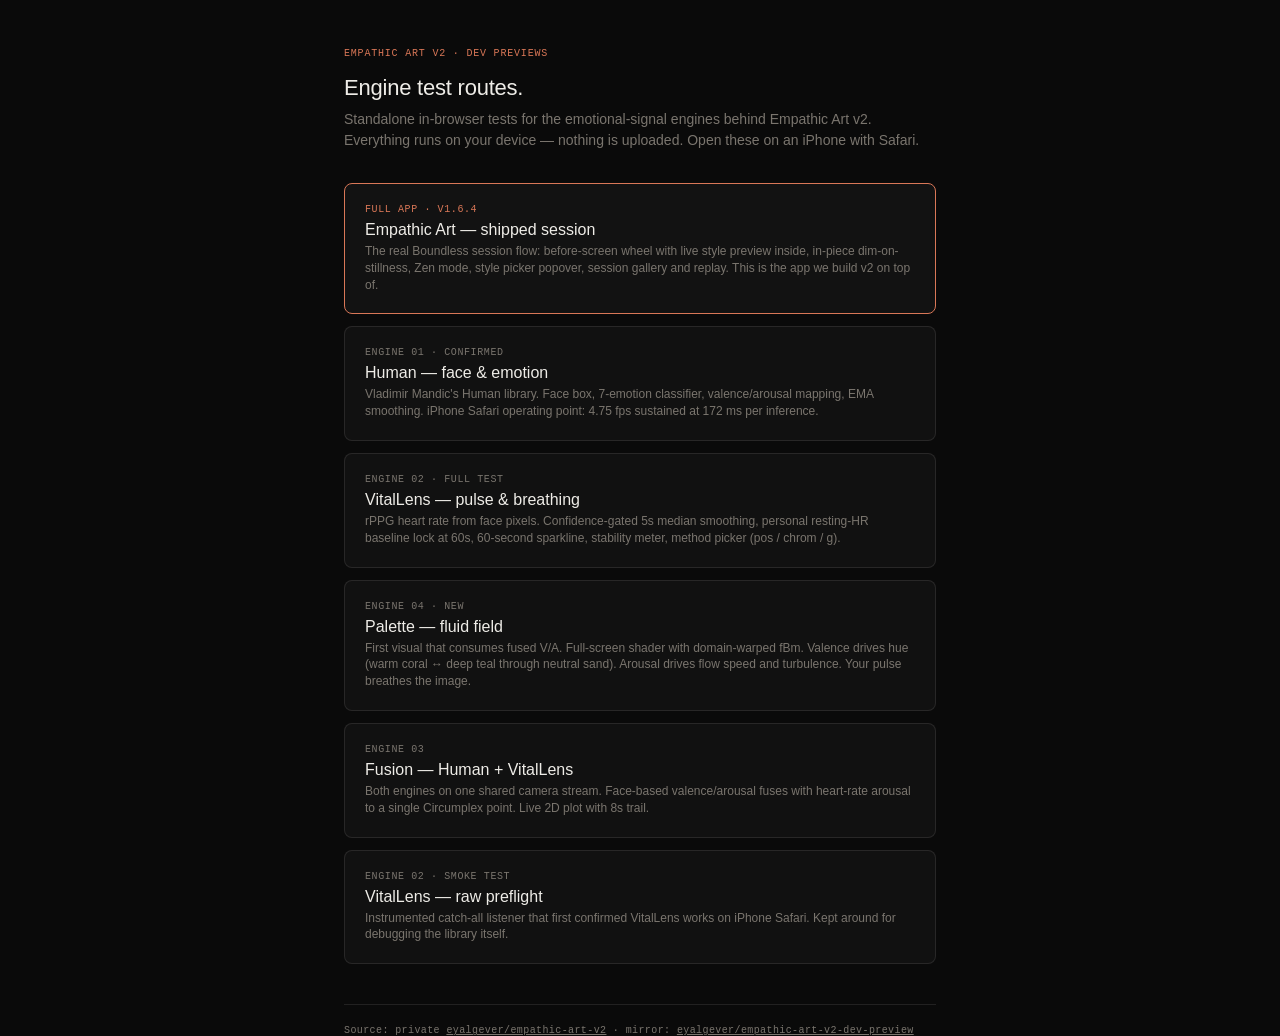
<file: index.html>
<!doctype html>
<html lang="en">
<head>
  <meta charset="utf-8">
  <meta name="viewport" content="width=device-width, initial-scale=1">
  <title>Empathic Art v2 · dev previews</title>
  <meta name="robots" content="noindex, nofollow">
  <style>
    :root {
      --bg: #0a0a0a;
      --ink: #EEECE7;
      --dim: #7a756e;
      --accent: #d97757;
    }
    * { box-sizing: border-box; margin: 0; padding: 0; }
    html, body {
      height: 100%;
      background: var(--bg);
      color: var(--ink);
      font-family: -apple-system, BlinkMacSystemFont, 'Helvetica Neue', Arial, sans-serif;
    }
    body { padding: max(48px, env(safe-area-inset-top, 48px)) 24px 24px 24px; max-width: 640px; margin: 0 auto; }
    .mark {
      font-family: ui-monospace, monospace; font-size: 10px; text-transform: uppercase;
      letter-spacing: 0.08em; color: var(--accent); margin-bottom: 16px;
    }
    h1 { font-size: 22px; font-weight: 400; margin-bottom: 8px; letter-spacing: -0.01em; }
    p.lede { color: var(--dim); font-size: 14px; line-height: 1.5; margin-bottom: 32px; }

    .card {
      display: block; padding: 20px; margin-bottom: 12px;
      background: rgba(238,236,231,0.03); border: 1px solid rgba(238,236,231,0.10);
      border-radius: 8px; text-decoration: none; color: var(--ink);
      transition: border-color 200ms, background 200ms;
    }
    .card:hover, .card:active { background: rgba(238,236,231,0.06); border-color: var(--accent); }
    .card .num {
      font-family: ui-monospace, monospace; font-size: 10px; color: var(--dim);
      text-transform: uppercase; letter-spacing: 0.06em; margin-bottom: 6px;
    }
    .card .title { font-size: 16px; margin-bottom: 4px; }
    .card .desc { font-size: 12px; color: var(--dim); line-height: 1.4; }

    footer {
      margin-top: 40px; padding-top: 20px; border-top: 1px solid rgba(238,236,231,0.10);
      font-family: ui-monospace, monospace; font-size: 10px; color: var(--dim);
      letter-spacing: 0.04em;
    }
    footer a { color: var(--dim); text-decoration: underline; }
  </style>
</head>
<body>
  <div class="mark">Empathic Art v2 · dev previews</div>
  <h1>Engine test routes.</h1>
  <p class="lede">
    Standalone in-browser tests for the emotional-signal engines behind Empathic Art v2.
    Everything runs on your device — nothing is uploaded. Open these on an iPhone with Safari.
  </p>

  <a class="card" href="./app/" style="border-color: var(--accent);">
    <div class="num" style="color: var(--accent);">Full app · v1.6.4</div>
    <div class="title">Empathic Art — shipped session</div>
    <div class="desc">The real Boundless session flow: before-screen wheel with live style preview inside, in-piece dim-on-stillness, Zen mode, style picker popover, session gallery and replay. This is the app we build v2 on top of.</div>
  </a>

  <a class="card" href="./human/">
    <div class="num">Engine 01 · confirmed</div>
    <div class="title">Human — face &amp; emotion</div>
    <div class="desc">Vladimir Mandic's Human library. Face box, 7-emotion classifier, valence/arousal mapping, EMA smoothing. iPhone Safari operating point: 4.75 fps sustained at 172 ms per inference.</div>
  </a>

  <a class="card" href="./vitallens/">
    <div class="num">Engine 02 · full test</div>
    <div class="title">VitalLens — pulse &amp; breathing</div>
    <div class="desc">rPPG heart rate from face pixels. Confidence-gated 5s median smoothing, personal resting-HR baseline lock at 60s, 60-second sparkline, stability meter, method picker (pos / chrom / g).</div>
  </a>

  <a class="card" href="./palette/">
    <div class="num">Engine 04 · new</div>
    <div class="title">Palette — fluid field</div>
    <div class="desc">First visual that consumes fused V/A. Full-screen shader with domain-warped fBm. Valence drives hue (warm coral ↔ deep teal through neutral sand). Arousal drives flow speed and turbulence. Your pulse breathes the image.</div>
  </a>

  <a class="card" href="./fusion/">
    <div class="num">Engine 03</div>
    <div class="title">Fusion — Human + VitalLens</div>
    <div class="desc">Both engines on one shared camera stream. Face-based valence/arousal fuses with heart-rate arousal to a single Circumplex point. Live 2D plot with 8s trail.</div>
  </a>

  <a class="card" href="./vitallens-smoke/">
    <div class="num">Engine 02 · smoke test</div>
    <div class="title">VitalLens — raw preflight</div>
    <div class="desc">Instrumented catch-all listener that first confirmed VitalLens works on iPhone Safari. Kept around for debugging the library itself.</div>
  </a>

  <footer>
    Source: private <a href="https://github.com/eyalgever/empathic-art-v2">eyalgever/empathic-art-v2</a> ·
    mirror: <a href="https://github.com/eyalgever/empathic-art-v2-dev-preview">eyalgever/empathic-art-v2-dev-preview</a>
  </footer>
</body>
</html>
</file>
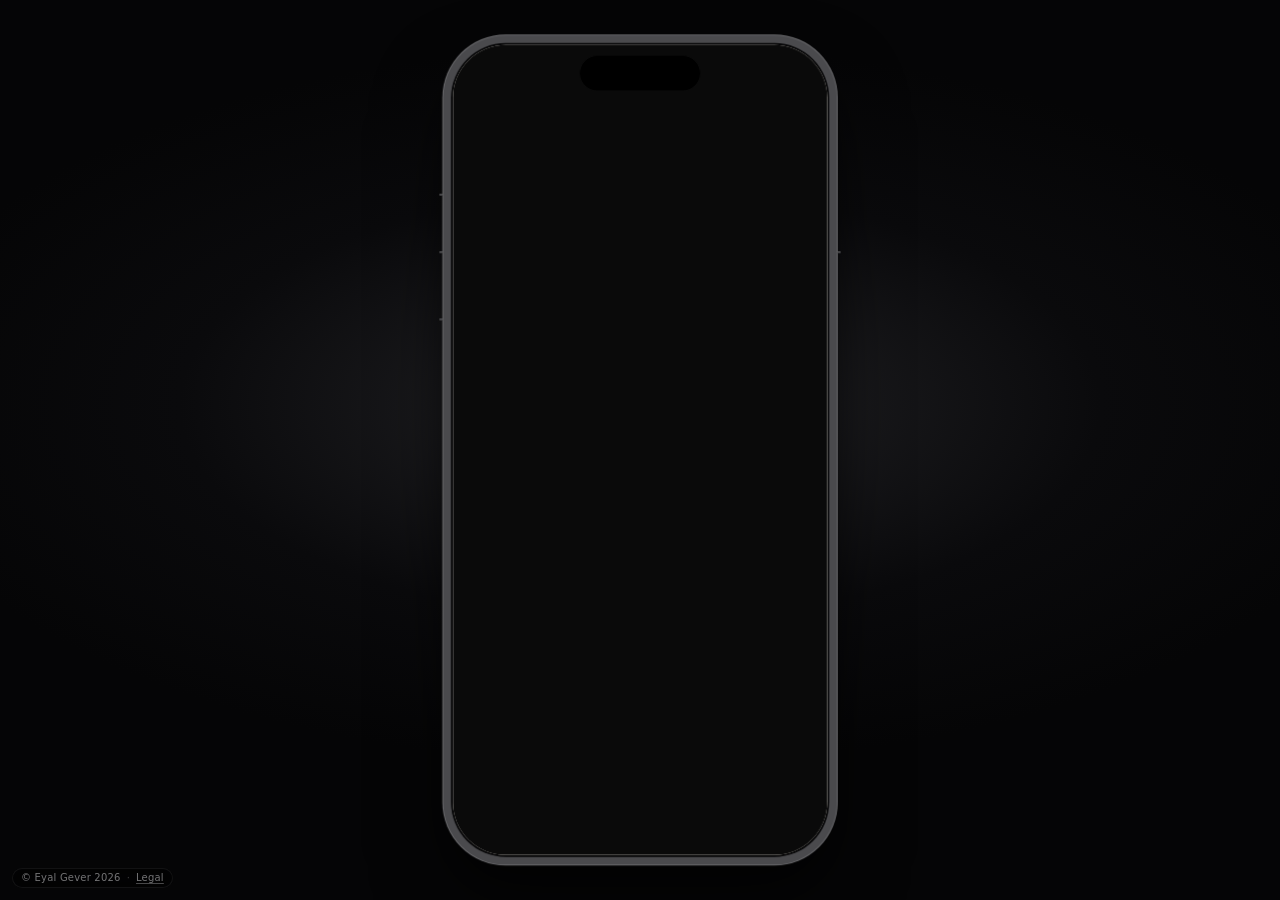
<file: app/index.html>
<!doctype html>
<html lang="en">
<head>
  <meta charset="utf-8" />
  <meta name="viewport" content="width=device-width,initial-scale=1,viewport-fit=cover,user-scalable=no" />
  <meta name="theme-color" content="#FBF6EC" />
  <meta name="apple-mobile-web-app-capable" content="yes" />
  <meta name="apple-mobile-web-app-status-bar-style" content="default" />
  <title>Empathic Art · Feel yourself feeling.</title>
  <meta name="description" content="An artwork that senses you, and feels you feeling it. Empathic Art. Eyal Gever." />
  <meta property="og:title" content="Empathic Art. Feel yourself feeling." />
  <meta property="og:description" content="An artwork that senses you, and feels you feeling it." />
  <meta property="og:type" content="website" />

  <!--
    ═══════════════════════════════════════════════════════════════════════
    Empathic Art · v3.0 · Standalone Boundless Session
    ─────────────────────────────────────────────────────────────────────
    Author   : Eyal Gever
    License  : Proprietary — Empathic Art © 2026
    Purpose  : Handoff-ready reference implementation of the Boundless
               empathic-art session flow, meant to be integrated into the
               full Boundless iOS/PWA app by the engineering team.

    Contents:
      /styles              design tokens + layout grid + components
      /src/palette         Circumplex XY → RGB emotion mapping
      /src/muse            Muse EEG source (sim + live adapter hook)
      /src/audio           Web Audio reactive analyser (RMS + spectral)
      /src/voice           Hard-stop microphone recorder (no hiss)
      /src/store           In-memory session state (opt-in persistence)
      /src/fluid           Original WebGL2 semi-Lagrangian fluid engine
      /src/app.js          View router + wiring
      /assets              sound-journey.mp3 (10:35) + reference screens
    ═══════════════════════════════════════════════════════════════════════
  -->

  <link rel="manifest" href="./manifest.webmanifest" />

  <!-- v2 typography: Space Grotesk (display + UI) + JetBrains Mono (data / captions).
       Loaded at the root so every screen inherits, not just the opening.
       Preconnect gets us the TCP + TLS handshake early. -->
  <link rel="preconnect" href="https://fonts.googleapis.com" />
  <link rel="preconnect" href="https://fonts.gstatic.com" crossorigin />
  <link rel="stylesheet" href="https://fonts.googleapis.com/css2?family=Space+Grotesk:wght@300;400;500;600&family=JetBrains+Mono:wght@300;400;500&display=swap" />

  <link rel="stylesheet" href="./styles/tokens.css?v=2.0.0" />
  <link rel="stylesheet" href="./styles/layout.css?v=1.4.3" />
  <link rel="stylesheet" href="./styles/components.css?v=1.5.6" />
  <link rel="stylesheet" href="./styles/views.css?v=1.5.6" />
  <link rel="stylesheet" href="./styles/zen.css?v=1.4.3" />
  <link rel="stylesheet" href="./styles/replay-zen.css?v=1.5.2" />
  <link rel="stylesheet" href="./styles/legal.css?v=1.4.3" />
  <link rel="stylesheet" href="./styles/polish.css?v=1.4.3" />
  <link rel="stylesheet" href="./styles/v163.css?v=1.6.4.37" />
  <link rel="stylesheet" href="./styles/opening.css?v=2.0.0" />
  <link rel="stylesheet" href="./styles/sensing.css?v=2.0.1" />
  <link rel="stylesheet" href="./styles/open-system.css?v=2.0.1" />

  <!--
    Umami analytics (privacy-first, no cookies, no personal data).
    Dashboard: https://cloud.umami.is/websites/dfb1029b-d3f5-4c43-84c1-002c65cfc8c1
    Owner: Eyal Gever <eyalgever@gmail.com>
  -->
  <script defer src="https://cloud.umami.is/script.js" data-website-id="dfb1029b-d3f5-4c43-84c1-002c65cfc8c1"></script>
</head>
<body class="ea-body">

  <!--
    ═════════════════════════════════════════════════════════════════════
    APP SHELL
    ─────────────────────────────────────────────────────────────────────
    The shell is a single CSS grid with three reserved rows that never
    collide:
        [ header  ] ← 56 px  ← back · title · clock
        [ chips   ] ← 48 px  ← voice · muse · gallery (REC lives INSIDE)
        [ screen  ] ← 1 fr   ← the active view

    Only one .ea-screen carries .ea-screen--active at a time; the router
    in src/app.js toggles that class. All four screens share the shell —
    no overlapping DOM, no floating pills.
    ═════════════════════════════════════════════════════════════════════
  -->
  <div class="ea-app" id="ea-app">

    <!-- ─── Header row ────────────────────────────────────────────── -->
    <header class="ea-header" role="banner">
      <button class="ea-header__back" type="button" aria-label="Go back">
        <svg viewBox="0 0 24 24" width="20" height="20" aria-hidden="true">
          <path d="M15 6l-6 6 6 6" fill="none" stroke="currentColor" stroke-width="2" stroke-linecap="round" stroke-linejoin="round"/>
        </svg>
        <span class="ea-header__back-label" id="header-back-label" aria-hidden="true"></span>
      </button>
      <div class="ea-header__brand">
        <span class="ea-header__title">Before Session</span>
        <span class="ea-header__sub">Empathic Art</span>
      </div>
      <div class="ea-header__meta" aria-label="Time">--:--</div>
    </header>

    <!-- ─── Top bar: single flex row with three slots — [i] · Voice · Emotion Map.
         Cycle 14: rewritten as a real flex container with justify-content:
         space-between so the browser guarantees spacing between the three
         chips regardless of label length. Previously the help chip and
         plaque were positioned absolutely in opposite corners which allowed
         the middle Voice chip to touch a widening plaque ("Hide Emotion Map").
         Now all three sit in one row; overlap is structurally impossible. -->
    <nav class="ea-chips-band" id="chips-band" aria-label="Session controls" hidden>
      <!-- Slot 1: help "i" (left). Present in the DOM but visually hidden
           until the session screen shows it via body[data-screen="session"]. -->
      <button class="ea-chip ea-chip--help ea-chip--help-inline" id="chip-help-session" type="button" aria-label="How this works" data-ea-tip="session-help">
        <span class="ea-chip__info-glyph" aria-hidden="true">i</span>
      </button>
      <!-- Slot 2: Voice chip (center). REC dot lives inside. -->
      <button class="ea-chip ea-chip--voice" id="chip-voice" type="button" aria-pressed="false" data-ea-tip="voice-record">
        <span class="ea-chip__dot" aria-hidden="true"></span>
        <span class="ea-chip__label">Voice</span>
        <span class="ea-chip__timer" aria-live="polite"></span>
      </button>
      <!-- Zen chip removed. Zen mode is entered automatically on prolonged
           stillness AND via the Z key (kept as a discoverable shortcut
           for keyboard users). The top toolbar stays uncluttered — three
           slots max: [i] · Voice · Emotion Map. -->

      <!-- Slot 3: Emotion Map chip (right). Label ALWAYS reads "Emotion Map";
           active/dim state is conveyed visually (aria-pressed drives the
           style). -->
      <button class="ea-muse-toggle ea-muse-toggle--plaque" id="btn-muse-data" type="button" aria-pressed="false" aria-label="Emotion Map">
        <svg class="ea-muse-toggle__plaque" width="44" height="44" viewBox="0 0 44 44" fill="none" aria-hidden="true">
          <circle cx="22" cy="22" r="20" stroke="currentColor" stroke-width="1.25" fill="none" opacity="0.55"/>
          <circle cx="22" cy="22" r="13" stroke="currentColor" stroke-width="0.75" fill="none" opacity="0.28"/>
          <path d="M8 22 L13 22 L15.5 15 L19.5 30 L22 22 L25 22 L27 18 L30 26 L32.5 22 L36 22" stroke="currentColor" stroke-width="1.7" stroke-linecap="round" stroke-linejoin="round" fill="none"/>
        </svg>
        <span class="ea-muse-toggle__label" id="btn-muse-data-label">Emotion Map</span>
      </button>
    </nav>

    <!-- ─── Hint band (separate row, never overlaps) ─────────────── -->
    <div class="ea-hint-band" id="hint" aria-live="polite" hidden>
      Place a finger anywhere on the wheel to mark how you feel right now.
    </div>


    <!--
      ═══════════════════════════════════════════════════════════════
      SCREEN 1 · BEFORE SESSION
      ───────────────────────────────────────────────────────────────
      Mirrors iPhone screens 01–03:
        · Circumplex XY (Negative↔Positive × Energized↔Tired)
        · Openness slider (Closed↔Open)
        · "Start Session" CTA
      ═══════════════════════════════════════════════════════════════
    -->
    <section class="ea-screen ea-screen--active" data-screen="before">
      <div class="ea-screen__inner">
        <div class="ea-screen__title-row">
          <h2 class="ea-screen__lede">How are you feeling right now?</h2>
          <!-- Subtle (i) chip anchored to the title. Opens a single
               elegant explainer panel covering the circumplex quadrants AND
               the Openness slider in one place. -->
          <button
            type="button"
            id="before-help-chip"
            class="ea-help-chip"
            aria-label="How to use this screen"
            aria-haspopup="dialog"
            aria-expanded="false">
            <span aria-hidden="true">i</span>
          </button>
        </div>
        <p class="ea-screen__sublede">
          Place yourself on the map. Move the dot, adjust openness, begin.
        </p>

        <!-- Empathic art style picker. Opens a popover with the full
             gallery; the chosen style renders live inside the circumplex
             below and later becomes the session backdrop. -->
        <div class="ea-style-picker-row">
          <button
            type="button"
            class="ea-style-picker-btn"
            id="before-style-picker"
            aria-haspopup="dialog"
            aria-expanded="false">
            <span class="ea-style-picker-btn__label">
              <span class="ea-style-picker-btn__kicker">Empathic Art</span>
              <span class="ea-style-picker-btn__name" id="before-style-picker-name">Breath</span>
            </span>
            <span class="ea-style-picker-btn__hint">Change</span>
          </button>
          <!-- Standalone info chip — does not open the picker, only the
               tooltip. Positioned at the row's edge so the tap targets stay
               separate. -->
          <button
            type="button"
            class="ea-help-chip ea-help-chip--inline"
            id="change-style-help-chip"
            data-ea-tip="change-style"
            aria-label="About changing styles">
            <span aria-hidden="true">i</span>
          </button>
        </div>

        <!-- ─── Sensing row (v2) ────────────────────────────────────────
             Camera / rings / Muse. Human.js is wired first (webcam only,
             no hardware). Rings + Muse chips are placeholders that show
             the intent from day one; they light up when their adapters
             ship. All processing on-device. -->
        <div class="ea-sensing-row" role="group" aria-label="Sensing">
          <button type="button" class="ea-sense-chip" id="sense-chip-camera" aria-pressed="false">
            <span class="ea-sense-chip__dot" aria-hidden="true"></span>
            <span class="ea-sense-chip__label">Sense</span>
          </button>
          <button type="button" class="ea-sense-chip ea-sense-chip--disabled" id="sense-chip-ring" aria-disabled="true" disabled>
            <span class="ea-sense-chip__label">Pulse</span>
          </button>
          <button type="button" class="ea-sense-chip ea-sense-chip--disabled" id="sense-chip-muse" aria-disabled="true" disabled>
            <span class="ea-sense-chip__label">Muse</span>
          </button>
        </div>
        <!-- Sensing strip: appears only while Sense is engaged. -->
        <div class="ea-sensing-strip" id="sensing-strip" hidden aria-live="polite">
          <div class="ea-sensing-strip__caption" id="sensing-caption">sensing you now:&nbsp;<span id="sensing-word">—</span></div>
          <div class="ea-sensing-strip__bars" aria-hidden="true">
            <div class="ea-sensing-bar"><span class="ea-sensing-bar__key">valence</span><span class="ea-sensing-bar__track"><span class="ea-sensing-bar__fill" id="sensing-bar-v"></span></span></div>
            <div class="ea-sensing-bar"><span class="ea-sensing-bar__key">arousal</span><span class="ea-sensing-bar__track"><span class="ea-sensing-bar__fill" id="sensing-bar-a"></span></span></div>
          </div>
          <canvas class="ea-sensing-strip__wave" id="sensing-wave" width="320" height="36" aria-hidden="true"></canvas>
          <div class="ea-sensing-strip__privacy">no data leaves this device</div>
        </div>

        <!--
          The Chamber
          ==========
          A single rounded-rectangle enclosure that fuses the emotion
          wheel and the Openness slider onto one continuous surface,
          after the geometry of a Turrell light chamber. The active
          visual style renders its field across the whole enclosure;
          the wheel + openness elements are UI overlays on top of that
          one shared canvas.
        -->
        <div class="ea-chamber" data-visual-style="current">
          <!-- Full-chamber field canvas: the current visual style
               renders here. Spans the entire chamber, including
               the openness lane at the bottom. -->
          <canvas class="ea-chamber__field" id="circumplex-preview" aria-hidden="true"></canvas>

          <!-- Wheel zone: the circumplex interaction. Overlays sit
               on top of the field. -->
          <div class="ea-circumplex" id="circumplex" role="application" aria-label="Emotion wheel">
            <div class="ea-circumplex__ring" aria-hidden="true"></div>
            <div class="ea-circumplex__cross" aria-hidden="true"></div>
            <span class="ea-circumplex__label ea-circumplex__label--top">Energized</span>
            <span class="ea-circumplex__label ea-circumplex__label--right">Positive</span>
            <span class="ea-circumplex__label ea-circumplex__label--bottom">Tired</span>
            <span class="ea-circumplex__label ea-circumplex__label--left">Negative</span>
            <div class="ea-circumplex__thumb" aria-hidden="true"></div>
            <div class="ea-circumplex__hint" id="circumplex-hint" aria-hidden="true">
              tap or drag to place yourself
            </div>
          </div>

          <!-- Openness zone: the same field extends underneath. The
               slider's own background is gone — track and thumb sit
               directly on the Turrell field. -->
          <div class="ea-slider-block ea-slider-block--chamber">
            <div class="ea-slider__labels">
              <span>Closed</span><span>Openness</span><span>Open</span>
            </div>
            <div class="ea-slider" id="openness" role="slider"
                 aria-valuemin="0" aria-valuemax="100" aria-valuenow="50"
                 aria-label="Openness (Closed to Open)">
              <div class="ea-slider__track">
                <div class="ea-slider__fill"></div>
                <div class="ea-slider__thumb"></div>
              </div>
            </div>
          </div>
        </div>

        <div class="ea-cta">
          <button class="ea-btn ea-btn--primary" id="btn-start-session" type="button" disabled>
            Start Session
          </button>

          <!-- Secondary row: ways to browse previous sessions without
               starting a new one. Ghost-styled so the primary CTA still
               reads as the main call to action. -->
          <div class="ea-cta__secondary" role="group" aria-label="Browse previous sessions">
            <button class="ea-btn ea-btn--ghost ea-btn--slim" id="btn-before-timeline" type="button">
              View Timeline
            </button>
            <button class="ea-btn ea-btn--ghost ea-btn--slim" id="btn-before-gallery" type="button">
              Open Gallery
            </button>
          </div>
        </div>
      </div>
    </section>


    <!--
      ═══════════════════════════════════════════════════════════════
      SCREEN 2 · ACTIVE SESSION SETUP
      ───────────────────────────────────────────────────────────────
      Mirrors iPhone screens 04–05:
        · Connect a Muse headband (optional)
        · Play music during session: None / Boundless (10:52) / Ambient
        · "Continue without Muse" checkbox
        · "Start Experience" CTA (disabled until Muse OR checkbox on)
      ═══════════════════════════════════════════════════════════════
    -->
    <section class="ea-screen" data-screen="active">
      <div class="ea-screen__inner">

        <div class="ea-card ea-card--compact ea-card--muse">
          <!-- v1.6.4.28 -- Tightened Muse setup card.
               Title compressed to "Connect Muse", subtitle removed. The
               three controls (Connect, Simulate, scenario) are now on a
               single left-aligned row above the Contact dots so the visual
               hierarchy is: what -> how -> status. -->
          <div class="ea-card__title">Connect Muse</div>
          <div class="ea-muse-actions">
            <button class="ea-btn ea-btn--ghost" id="btn-muse-connect" type="button">Connect</button>
            <button class="ea-btn ea-btn--ghost ea-btn--sim" id="btn-muse-simulate" type="button" title="Demo mode -- scripted brain-signal journey with the full listening composition and wizard">Simulate</button>
            <select id="muse-scenario-picker" class="ea-muse-scenario" aria-label="Simulated journey scenario" title="Which curated journey the Simulate button follows.">
              <!-- Populated at runtime from src/muse/sim-scenarios.js -->
            </select>
          </div>

          <!-- Per-electrode contact, filled in by src/muse/muse-quality-dots.js -->
          <div class="ea-muse-contact">
            <span class="ea-muse-contact__label">Contact</span>
            <span id="muse-quality-dots"></span>
          </div>

          <!-- v1.6.4.24 -- Calibration wizard toggle. Default state is driven
               by the persisted hasCalibrated flag: on for the very first
               session, off once the user has completed the wizard at
               least once. Users can always opt back in for a re-baseline.
               v1.6.4.28 -- The wordy meta paragraph is gone; the switch
               plus its title is enough of a hint. -->
          <div class="ea-card__row ea-muse-wizard-row">
            <label class="ea-toggle" for="muse-wizard-toggle">
              <input id="muse-wizard-toggle" type="checkbox" checked>
              <span class="ea-toggle__track" aria-hidden="true"><span class="ea-toggle__thumb"></span></span>
              <span class="ea-toggle__title">Run calibration wizard</span>
            </label>
          </div>
        </div>

        <h3 class="ea-section-title">Play music during session</h3>
        <div class="ea-tiles" role="radiogroup" aria-label="Session soundtrack">
          <button class="ea-tile" data-music="none" role="radio" aria-checked="false" type="button">
            <span class="ea-tile__radio" aria-hidden="true"></span>
            <span class="ea-tile__body">
              <span class="ea-tile__title">None</span>
              <span class="ea-tile__meta">Silent session</span>
            </span>
          </button>
          <button class="ea-tile" data-music="sound-journey" role="radio" aria-checked="true" type="button">
            <span class="ea-tile__radio" aria-hidden="true"></span>
            <span class="ea-tile__body">
              <span class="ea-tile__title">Boundless</span>
              <span class="ea-tile__meta">10:52 · empathic sound-journey</span>
            </span>
          </button>
          <button class="ea-tile" data-music="ambient" role="radio" aria-checked="false" type="button">
            <span class="ea-tile__radio" aria-hidden="true"></span>
            <span class="ea-tile__body">
              <span class="ea-tile__title">Ambient loop</span>
              <span class="ea-tile__meta">Continuous · low tempo</span>
            </span>
          </button>
        </div>

        <label class="ea-check" for="continue-without-muse">
          <input type="checkbox" id="continue-without-muse" />
          <span class="ea-check__box" aria-hidden="true"></span>
          <span class="ea-check__label">Continue without Muse</span>
        </label>

        <div class="ea-cta">
          <button class="ea-btn ea-btn--primary" id="btn-start-experience" type="button" disabled>
            Start Experience
          </button>
        </div>
      </div>
    </section>


    <!--
      ═══════════════════════════════════════════════════════════════
      SCREEN 3 · COUNTDOWN
      ───────────────────────────────────────────────────────────────
      Mirrors iPhone screens 06–11: 5 → 4 → 3 → 2 → 1 → 0.
      Audio starts on the 0 tick — not before.
      ═══════════════════════════════════════════════════════════════
    -->
    <section class="ea-screen ea-screen--dim" data-screen="countdown">
      <div class="ea-screen__inner ea-screen__inner--center">
        <div class="ea-countdown">
          <div class="ea-countdown__eyebrow">In progress</div>
          <div class="ea-countdown__meta" id="countdown-meta">♪ Boundless · 10:52</div>
          <div class="ea-countdown__num" id="countdown-num" aria-live="assertive">5</div>
          <div class="ea-countdown__hint">Close your eyes when you're ready.</div>
        </div>
        <div class="ea-cta">
          <button class="ea-btn ea-btn--danger" id="btn-countdown-stop" type="button">Stop</button>
        </div>
      </div>
    </section>


    <!--
      ═══════════════════════════════════════════════════════════════
      SCREEN 4 · SESSION IN PROGRESS
      ───────────────────────────────────────────────────────────────
      Mirrors iPhone screens 12–13: fluid canvas fills the frame with
      a soft HUD ("Session in progress · MM:SS · Tap to show controls").
      The chips row stays reachable but visually recedes.
      ═══════════════════════════════════════════════════════════════
    -->
    <section class="ea-screen ea-screen--session" data-screen="session">
      <canvas class="ea-fluid" id="fluid-canvas" aria-label="Fluid painting"></canvas>

      <div class="ea-progress-strip" aria-hidden="true"><div class="ea-progress-strip__fill"></div></div>

      <!--
        v1.6.4.7 -- Listening screen composition. Sits above the fluid on the
        dark session screen, matching the approved mock:
          EMPATHIC ART header
          "Prepare your session" italic serif title
          Muse status pill
          Music status pill
          [ Start Experience ] bracket-style outline button
          calibration wizard block (mounts here dynamically)
        The block is hidden by default; the ?log=1&demo-wizard=1 preview flag
        reveals it, and a real Muse connect + session start would too.
      -->
      <div class="ea-listening-composition" data-hidden="true">
        <div class="ea-listening-composition__eyebrow">EMPATHIC ART</div>
        <h1 class="ea-listening-composition__title">Deep Listening</h1>
        <div class="ea-listening-composition__pill" id="listening-muse-status">
          Muse: connected &nbsp;.&nbsp; 84% &nbsp;.&nbsp; 3/4 sensors
        </div>
        <div class="ea-listening-composition__pill" id="listening-music-status">
          Music: Boundless &nbsp;.&nbsp; 10:52
        </div>
        <!--
          Wizard intro panel. Not a button. Uses the same rounded dark card
          style as the Muse and Music pills above so the composition rhythm
          holds, but reads as guidance so the user knows to follow the wizard
          for calibration.
        -->
        <div class="ea-listening-composition__intro">
          <div class="ea-listening-composition__intro-title">[ Deep listening begins ]</div>
          <div class="ea-listening-composition__intro-body">Follow the wizard below to calibrate your session.</div>
        </div>
        <div class="ea-listening-composition__wizard-slot" id="listening-wizard-slot"></div>
      </div>

      <!-- Cycle 17: Fullscreen toggle. Pinned to top-right of the session
           screen. Uses the standards Fullscreen API on Chrome / Safari
           desktop; iOS Safari on iPhone doesn't expose Fullscreen for
           non-video elements, so we fall back to a body[data-immersive]
           class that uses 100dvh + safe-area padding to fill the viewport.
           Icon toggles between "enter" (four-corner arrows) and "exit"
           (four-inward arrows) via aria-pressed. -->
      <button class="ea-immersive-btn" id="btn-immersive" type="button"
              aria-pressed="false" aria-label="Enter fullscreen" title="Fullscreen">
        <svg class="ea-immersive-btn__enter" viewBox="0 0 24 24" width="20" height="20" aria-hidden="true" fill="none" stroke="currentColor" stroke-width="1.75" stroke-linecap="round" stroke-linejoin="round">
          <path d="M4 9V4h5"/><path d="M15 4h5v5"/><path d="M20 15v5h-5"/><path d="M9 20H4v-5"/>
        </svg>
        <svg class="ea-immersive-btn__exit" viewBox="0 0 24 24" width="20" height="20" aria-hidden="true" fill="none" stroke="currentColor" stroke-width="1.75" stroke-linecap="round" stroke-linejoin="round">
          <path d="M9 4v5H4"/><path d="M15 4v5h5"/><path d="M15 20v-5h5"/><path d="M9 20v-5H4"/>
        </svg>
      </button>

      <!-- Cycle 17: Dim-on-stillness "Touch to interact" hint. Fades in
           when the UI has been dimmed for stillness. Touch-only wake. -->
      <div class="ea-touch-hint" id="touch-hint" aria-hidden="true">Touch to interact</div>

      <div class="ea-session-idle">
        <div class="ea-session-idle__line">Session in progress</div>
        <div class="ea-session-idle__line ea-session-idle__line--big">
          <span id="session-timer">00:00</span>
        </div>
        <div class="ea-emotion-label" id="emotion-label">Serene</div>
      </div>

      <!-- Emotion word reveal: fades in whenever the journey crosses into a new anchor emotion -->
      <div class="ea-emotion-reveal" id="emotion-reveal" aria-live="polite" aria-hidden="true">
        <div class="ea-emotion-reveal__word" id="emotion-reveal-word"></div>
      </div>

      <!-- Cycle 14: help "i" chip and Emotion Map plaque moved OUT of this
           section and INTO the top nav (`.ea-chips-band`) so all three
           top-row elements share one flex row. No more absolute-corner
           positioning; browser guarantees spacing. See lines ~73–101. -->
      <aside class="ea-muse-panel" id="muse-panel" aria-hidden="true">
        <div class="ea-muse-panel__head">
          <span class="ea-muse-panel__eyebrow">Muse · simulated</span>
          <!-- Live electrode contact; stays empty in simulated sessions. -->
          <span id="muse-panel-quality-dots"></span>
          <button class="ea-info-glyph" type="button" data-ea-tip="emotion-map" aria-label="About the emotion map"><span aria-hidden="true">i</span></button>
          <button class="ea-muse-panel__close" id="btn-muse-close" type="button" aria-label="Close">×</button>
        </div>
        <div class="ea-muse-vis" id="muse-vis">
          <svg
            class="ea-muse-vis__svg"
            id="muse-vis-svg"
            viewBox="0 0 1000 1000"
            preserveAspectRatio="xMidYMid meet"
            role="img"
            aria-label="Emotional circumplex: valence by arousal, with 19 feelings placed around the wheel"
          >
            <!-- Rendered by muse-vis.js: rings, axes, emotion terms, puck -->
          </svg>
          <div class="ea-muse-vis__caption">
            <span class="ea-muse-vis__name" id="muse-vis-name">--</span>
            <span class="ea-muse-vis__coord" id="muse-vis-coord">v 0.00 &nbsp;·&nbsp; a 0.00 &nbsp;·&nbsp; o 0.50</span>
            <!-- v1.5.2: entropy readout. Same four-word ladder as the
                 replay meta line (quiet / gathered / restless / wide),
                 computed over the last 60 seconds of samples. The tiny
                 "i" glyph opens the same vocabulary tooltip so the
                 definition is anchored in one place. -->
            <span class="ea-muse-vis__entropy" id="muse-vis-entropy">
              entropy <em id="muse-vis-entropy-label">quiet</em>
              <button class="ea-info-glyph ea-info-glyph--inline" type="button" data-ea-tip="entropy" aria-label="About entropy"><span aria-hidden="true">i</span></button>
            </span>
          </div>
        </div>

        <div class="ea-muse-waves">
          <div class="ea-muse-waves__head">
            <span class="ea-muse-waves__eyebrow">Brain waves</span>
            <button class="ea-info-glyph" type="button" data-ea-tip="brainwaves" aria-label="About brain waves"><span aria-hidden="true">i</span></button>
            <span class="ea-muse-waves__hint">EEG bands · simulated</span>
          </div>
          <canvas
            id="muse-brainwaves"
            class="ea-muse-waves__canvas"
            aria-label="Live EEG-style visualisation of five brain-wave bands: Delta, Theta, Alpha, Beta, Gamma"
          ></canvas>
        </div>
        <div class="ea-muse-progress">
          <span class="ea-muse-progress__label">Journey</span>
          <span class="ea-muse-progress__track"><i id="muse-progress-fill"></i></span>
          <span class="ea-muse-progress__value" id="muse-journey">0%</span>
        </div>
      </aside>

      <div class="ea-cta ea-cta--session">
        <button class="ea-btn ea-btn--danger" id="btn-session-stop" type="button">
          End Session
        </button>
      </div>
    </section>

    <!--
      ═══════════════════════════════════════════════════════════════════
      Screen: AFTER — Timeline (top) + Gallery (bottom)
      ───────────────────────────────────────────────────────────────────
      Post-session hub. Two coordinated views of session history:
        · Timeline (top): horizontal axis of session waypoints with
          pinch/wheel zoom, colored by each session's dominant emotion.
        · Gallery (bottom): vertigo-scrolling deck of session cards
          with fade-in and depth on scroll.
      Both dispatch the same custom 'ea:open-summary' event when the user
      picks a session, which routes to the Summary screen.
      ═══════════════════════════════════════════════════════════════════
    -->
    <section class="ea-screen ea-screen--after" data-screen="after">
      <div class="ea-after">
        <header class="ea-after__header">
          <div class="ea-after__eyebrow">Session Complete</div>
          <h2 class="ea-after__title" id="after-last-name"> </h2>
          <p class="ea-after__meta" id="after-last-meta"> </p>
        </header>

        <div class="ea-after__viewtoggle" role="tablist" aria-label="After view">
          <button
            class="ea-after__viewtoggle-btn"
            id="btn-after-view-timeline"
            type="button"
            role="tab"
            aria-selected="true"
            aria-controls="timeline"
            data-view="timeline"
          >Timeline</button>
          <button
            class="ea-after__viewtoggle-btn"
            id="btn-after-view-gallery"
            type="button"
            role="tab"
            aria-selected="false"
            aria-controls="gallery"
            data-view="gallery"
          >Gallery</button>
        </div>

        <div class="ea-timeline" id="timeline" aria-label="Session timeline">
          <div class="ea-timeline__head">
            <span class="ea-timeline__eyebrow">Timeline</span>
            <span class="ea-timeline__hint" id="timeline-count">0 sessions</span>
            <div class="ea-timeline__zoom" id="tl-zoom" role="group" aria-label="Timeline zoom">
              <button class="ea-timeline__zbtn" id="tl-zoom-out" type="button" aria-label="Zoom out">−</button>
              <div class="ea-timeline__presets" id="tl-presets">
                <button type="button" data-zoom="fit" class="active">Fit</button>
                <button type="button" data-zoom="2">2×</button>
                <button type="button" data-zoom="4">4×</button>
                <button type="button" data-zoom="8">8×</button>
              </div>
              <button class="ea-timeline__zbtn" id="tl-zoom-in" type="button" aria-label="Zoom in">+</button>
            </div>
          </div>
          <div class="tl-scroll" id="tl-scroll">
            <div class="tl-inner" id="tl-inner">
              <div class="tl-ribbon" id="tl-ribbon" role="list" aria-label="Sessions ribbon"></div>
              <div class="tl-axis" id="tl-axis" aria-hidden="true"></div>
            </div>
          </div>
          <p class="ea-timeline__hover" id="tl-hover">Hover a line to preview · click to open the session</p>
          <p class="ea-timeline__empty" id="tl-empty" hidden>No sessions yet</p>
        </div>

        <div class="ea-gallery" id="gallery" aria-label="Session gallery" hidden>
          <div class="ea-gallery__head">
            <span class="ea-gallery__eyebrow">Gallery</span>
            <span class="ea-gallery__hint" id="gallery-count">0 sessions</span>
          </div>
          <div class="ea-gallery__reel" id="gallery-reel" role="list"></div>
          <p class="ea-gallery__empty" id="gallery-empty" hidden>No sessions yet, complete one to see it here.</p>
        </div>

        <div class="ea-after__cta">
          <button class="ea-btn ea-btn--ghost" id="btn-after-home" type="button">Start a new session</button>
        </div>
      </div>
    </section>

    <!--
      ═══════════════════════════════════════════════════════════════════
      Screen: SUMMARY. Clip playback of a single completed session
      ───────────────────────────────────────────────────────────────────
      Re-plays the saved journey against the fluid canvas: audio starts,
      the circumplex puck traces the recorded trail, brain-wave lanes
      breathe with the samples, the emotion word overlays the fluid at
      each crossing, and voice notes fire at their captured timestamps.
      Two exits: 'Timeline / Gallery' (back to after) or 'Home' (before).
      ═══════════════════════════════════════════════════════════════════
    -->
    <section class="ea-screen ea-screen--summary" data-screen="summary">
      <canvas class="ea-fluid" id="summary-fluid-canvas" aria-label="Session replay fluid"></canvas>

      <!-- The full-screen overlay reveal is retained ONLY for the
           fullscreen/immersive replay (when the summary panel is
           hidden). While the panel is open, the current-emotion word is
           shown INSIDE the panel between the circumplex and the brain
           waves, matching the visual rhythm of the live Session. -->
      <div class="ea-emotion-reveal" id="summary-reveal" aria-live="polite" aria-hidden="true">
        <div class="ea-emotion-reveal__word" id="summary-reveal-word"></div>
      </div>

      <!-- Summary top bar, flex row with [i] on the left and Emotion Map
           plaque on the right. justify-content:space-between guarantees
           they never touch regardless of label length. Also includes an
           immersive/full-frame button (mirrors the live session). -->
      <nav class="ea-summary__topbar" aria-label="Replay controls">
        <button class="ea-chip ea-chip--help ea-chip--help-inline" id="chip-help-summary" type="button" aria-label="About this replay" data-ea-tip="summary-help">
          <span class="ea-chip__info-glyph" aria-hidden="true">i</span>
        </button>
        <!-- Summary fullscreen icon sits in the bottom-right corner
             (see #btn-immersive-summary below). The top nav only holds
             [i] and the Emotion Map plaque. -->
        <button class="ea-muse-toggle ea-muse-toggle--plaque ea-muse-toggle--summary" id="btn-summary-panel-toggle" type="button" aria-pressed="true" aria-label="Emotion Map">
          <svg class="ea-muse-toggle__plaque" width="44" height="44" viewBox="0 0 44 44" fill="none" aria-hidden="true">
            <circle cx="22" cy="22" r="20" stroke="currentColor" stroke-width="1.25" fill="none" opacity="0.55"/>
            <circle cx="22" cy="22" r="13" stroke="currentColor" stroke-width="0.75" fill="none" opacity="0.28"/>
            <path d="M8 22 L13 22 L15.5 15 L19.5 30 L22 22 L25 22 L27 18 L30 26 L32.5 22 L36 22" stroke="currentColor" stroke-width="1.7" stroke-linecap="round" stroke-linejoin="round" fill="none"/>
          </svg>
          <span class="ea-muse-toggle__label" id="btn-summary-panel-toggle-label">Emotion Map</span>
        </button>
      </nav>

      <!-- Summary fullscreen button sits OUT of the top nav (where it
           would clash with the emotion-word title) in a bottom-right
           pill. Same visual treatment as the session fullscreen button;
           positioned in styles/components.css. -->
      <button class="ea-immersive-btn ea-immersive-btn--summary" id="btn-immersive-summary" type="button"
              aria-pressed="false" aria-label="Enter fullscreen" title="Fullscreen">
        <svg class="ea-immersive-btn__enter" viewBox="0 0 24 24" width="20" height="20" aria-hidden="true" fill="none" stroke="currentColor" stroke-width="1.75" stroke-linecap="round" stroke-linejoin="round">
          <path d="M4 9V4h5"/><path d="M15 4h5v5"/><path d="M20 15v5h-5"/><path d="M9 20H4v-5"/>
        </svg>
        <svg class="ea-immersive-btn__exit" viewBox="0 0 24 24" width="20" height="20" aria-hidden="true" fill="none" stroke="currentColor" stroke-width="1.75" stroke-linecap="round" stroke-linejoin="round">
          <path d="M9 4v5H4"/><path d="M15 4v5h5"/><path d="M15 20v-5h5"/><path d="M9 20v-5H4"/>
        </svg>
      </button>

      <!-- Right-column nav intentionally removed in cycle 9: the bottom
           actions row (Timeline / Gallery + Home) already exposes every
           destination. Keeping a duplicate cluster next to the plaque made
           the chrome feel busy and inconsistent. The single Emotion Map
           plaque now owns the upper-right area. -->

      <div class="ea-summary">
        <header class="ea-summary__head">
          <div class="ea-summary__eyebrow">
            <span>Session Replay</span>
            <!-- Cycle 11: removed the inline "i" that duplicated the
                 upper-left help chip. Both used data-ea-tip="summary-help"
                 so users saw two dots opening the same tooltip. The
                 upper-left chip (#chip-help-summary) is the single info
                 affordance, matching the session screen layout. -->
          </div>
          <h2 class="ea-summary__title" id="summary-title"> </h2>
          <p class="ea-summary__meta" id="summary-meta"> </p>
        </header>

        <div class="ea-summary__panel" id="summary-panel" aria-hidden="false">
          <button class="ea-muse-panel__close ea-summary__close" id="btn-summary-panel-close" type="button" aria-label="Close panel">×</button>
          <div class="ea-summary__circumplex">
            <svg
              class="ea-muse-vis__svg"
              id="summary-vis-svg"
              viewBox="0 0 1000 1000"
              preserveAspectRatio="xMidYMid meet"
              role="img"
              aria-label="Replay circumplex trail"
            ></svg>
          </div>

          <!-- Current-emotion word sits BELOW the circumplex and ABOVE
               the transport/brainwaves, same rhythm the user already
               knows from the live Session. Colored per-emotion, elegant
               italic serif, tuned per view. Kept in normal flow so it
               can never crop or overlap. -->
          <div
            class="ea-summary__emotion-word"
            id="summary-panel-word"
            aria-live="polite"
            aria-hidden="true"
          >
            <span class="ea-summary__emotion-word__text" id="summary-panel-word-text"></span>
          </div>

          <!-- Playback transport lives immediately below the circumplex  
               it's the primary interaction (play / scrub) so it earns the
               vertical space right below the visual. -->
          <div class="ea-summary__scrub">
            <button class="ea-summary__play" id="btn-summary-play" type="button" aria-label="Play / pause" data-ea-tip="play-pause">▶</button>
            <div class="ea-summary__track" id="summary-track" data-ea-tip="scrub" role="slider" aria-label="Playback position" aria-valuemin="0" aria-valuemax="100" aria-valuenow="0" tabindex="0">
              <div class="ea-summary__track-fill" id="summary-track-fill"></div>
              <div class="ea-summary__notes" id="summary-notes-track" aria-hidden="true"></div>
              <div class="ea-summary__track-handle" id="summary-track-handle" aria-hidden="true"></div>
            </div>
            <span class="ea-summary__timeleft" id="summary-timeleft">-00:00</span>
          </div>

          <!-- Voice-note pills sit right under the transport so the user
               sees they exist without scrolling past brainwaves. Each pill
               plays the recording AND scrubs the timeline to that moment. -->
          <div class="ea-summary__voicelist" id="summary-voicelist" aria-label="Voice notes"></div>

          <div class="ea-summary__waves">
            <div class="ea-muse-waves__head">
              <span class="ea-muse-waves__eyebrow">Brain waves</span>
              <button class="ea-info-glyph" type="button" data-ea-tip="brainwaves" aria-label="About brain waves"><span aria-hidden="true">i</span></button>
              <span class="ea-muse-waves__hint" id="summary-clock">00:00</span>
            </div>
            <canvas id="summary-brainwaves" class="ea-muse-waves__canvas" aria-label="Replay brain waves"></canvas>
          </div>

          <!-- Share row: native share sheet (iOS/Android), one‑tap posts to
               X, Facebook, and Instagram, plus a Copy Link fallback. All
               five are circular monochrome glyph buttons; the row is
               centered and sits between the voice notes and the primary
               actions. -->
          <div class="ea-summary__share" role="group" aria-label="Share this session">
            <span class="ea-summary__share-label">
              <span>Share</span>
              <button class="ea-info-glyph" type="button" data-ea-tip="share" aria-label="About sharing"><span aria-hidden="true">i</span></button>
            </span>
            <div class="ea-summary__share-row">
              <button class="ea-share-btn" id="btn-share-native" type="button" aria-label="Share via device sheet" title="Share">
                <svg width="20" height="20" viewBox="0 0 20 20" fill="none" aria-hidden="true">
                  <path d="M10 3 V13" stroke="currentColor" stroke-width="1.6" stroke-linecap="round"/>
                  <path d="M6 7 L10 3 L14 7" stroke="currentColor" stroke-width="1.6" stroke-linecap="round" stroke-linejoin="round" fill="none"/>
                  <path d="M4 12 V16 A1 1 0 0 0 5 17 H15 A1 1 0 0 0 16 16 V12" stroke="currentColor" stroke-width="1.6" stroke-linecap="round" fill="none"/>
                </svg>
              </button>
              <button class="ea-share-btn" id="btn-share-x" type="button" aria-label="Share on X" title="X">
                <svg width="18" height="18" viewBox="0 0 24 24" fill="currentColor" aria-hidden="true">
                  <path d="M18.244 2.25h3.308l-7.227 8.26 8.502 11.24H16.17l-5.214-6.817L4.99 21.75H1.68l7.73-8.835L1.254 2.25H8.08l4.713 6.231zm-1.161 17.52h1.833L7.084 4.126H5.117z"/>
                </svg>
              </button>
              <button class="ea-share-btn" id="btn-share-fb" type="button" aria-label="Share on Facebook" title="Facebook">
                <svg width="20" height="20" viewBox="0 0 24 24" fill="currentColor" aria-hidden="true">
                  <path d="M13.5 22v-8h2.7l.4-3.2h-3.1V8.7c0-.9.3-1.6 1.6-1.6h1.7V4.2c-.3 0-1.3-.1-2.5-.1-2.5 0-4.2 1.5-4.2 4.3v2.4H7.4V14h2.7v8z"/>
                </svg>
              </button>
              <button class="ea-share-btn" id="btn-share-ig" type="button" aria-label="Share on Instagram" title="Instagram">
                <svg width="20" height="20" viewBox="0 0 24 24" fill="none" aria-hidden="true">
                  <rect x="3" y="3" width="18" height="18" rx="5" stroke="currentColor" stroke-width="1.6"/>
                  <circle cx="12" cy="12" r="4" stroke="currentColor" stroke-width="1.6"/>
                  <circle cx="17.2" cy="6.8" r="1.05" fill="currentColor"/>
                </svg>
              </button>
              <button class="ea-share-btn" id="btn-share-copy" type="button" aria-label="Copy link" title="Copy link">
                <svg width="20" height="20" viewBox="0 0 20 20" fill="none" aria-hidden="true">
                  <path d="M9 6 L6 6 A3 3 0 0 0 6 12 L8 12" stroke="currentColor" stroke-width="1.6" stroke-linecap="round" fill="none"/>
                  <path d="M11 14 L14 14 A3 3 0 0 0 14 8 L12 8" stroke="currentColor" stroke-width="1.6" stroke-linecap="round" fill="none"/>
                  <path d="M8.5 10 L11.5 10" stroke="currentColor" stroke-width="1.6" stroke-linecap="round"/>
                </svg>
              </button>
            </div>
          </div>

          <!-- Cycle 10: bottom actions row removed. The header chevron
               (Timeline / Gallery) is the single source of truth for
               exiting Session Replay. Duplicating it as a bottom button
               row violated the one-navigation-affordance rule and stole
               vertical space from the ghost title + share row. -->
        </div>
      </div>
    </section>

  </div>

  <!-- Ephemeral toast (a11y-friendly, in-context notices) -->
  <div class="ea-toast" id="toast" role="status" aria-live="polite"></div>

  <!--
    ═══════════════════════════════════════════════════════════════════════
    VIEW SWITCHER (dev / preview only)
    ─────────────────────────────────────────────────────────────────────
    Floating pill cluster (bottom-right) that lets the user toggle between
    desktop / iPhone / Watch layouts inside the same live app instance —
    no iframes, no nested previews. Auto-hides during the session screen
    so it never covers the fluid painting. Engineers can strip this whole
    block for production by deleting the .ea-viewswitch element and the
    corresponding block in src/app.js.
    ═══════════════════════════════════════════════════════════════════════
  -->
  <div class="ea-viewswitch" id="viewswitch" role="group" aria-label="Preview device">
    <button class="ea-viewswitch__btn" data-view-btn="iphone"  type="button" aria-pressed="true"  title="iPhone layout (press 1)">iPhone</button>
    <button class="ea-viewswitch__btn" data-view-btn="watch"   type="button" aria-pressed="false" title="Apple Watch layout (press 2)">Watch</button>
    <button class="ea-viewswitch__btn" data-view-btn="desktop" type="button" aria-pressed="false" title="Full-frame PC layout (press 3)">PC</button>
  </div>

  <!--
    Modules load as ES modules directly from disk — no bundler required.
    The Boundless engineering team can drop /src into any bundler
    (Vite/esbuild/webpack) as-is, or keep the flat structure.
  -->
  <script type="module" src="./src/ui/touch-to-open.js?v=1.4.3"></script>
  <script type="module" src="./src/app.js?v=1.6.4.37"></script>
  <script type="module" src="./src/ui/v163-layer.js?v=1.6.4.37"></script>

  <!-- v2 opening sequence: quiet animated reading ahead of the shipped
       Boundless flow. Sets body[data-opening=true] which hides all other
       surfaces via opening.css until the sequence finishes. -->
  <script type="module">
    import { startOpening } from "./src/ui/opening.js?v=2.0.1";
    // Set the attribute synchronously to avoid a flash of the before-screen.
    document.body.setAttribute("data-opening", "true");
    const boot = () => startOpening({ onDone: () => {} });
    if (document.readyState === "loading") {
      document.addEventListener("DOMContentLoaded", boot, { once: true });
    } else {
      boot();
    }
  </script>
</body>
</html>
</file>
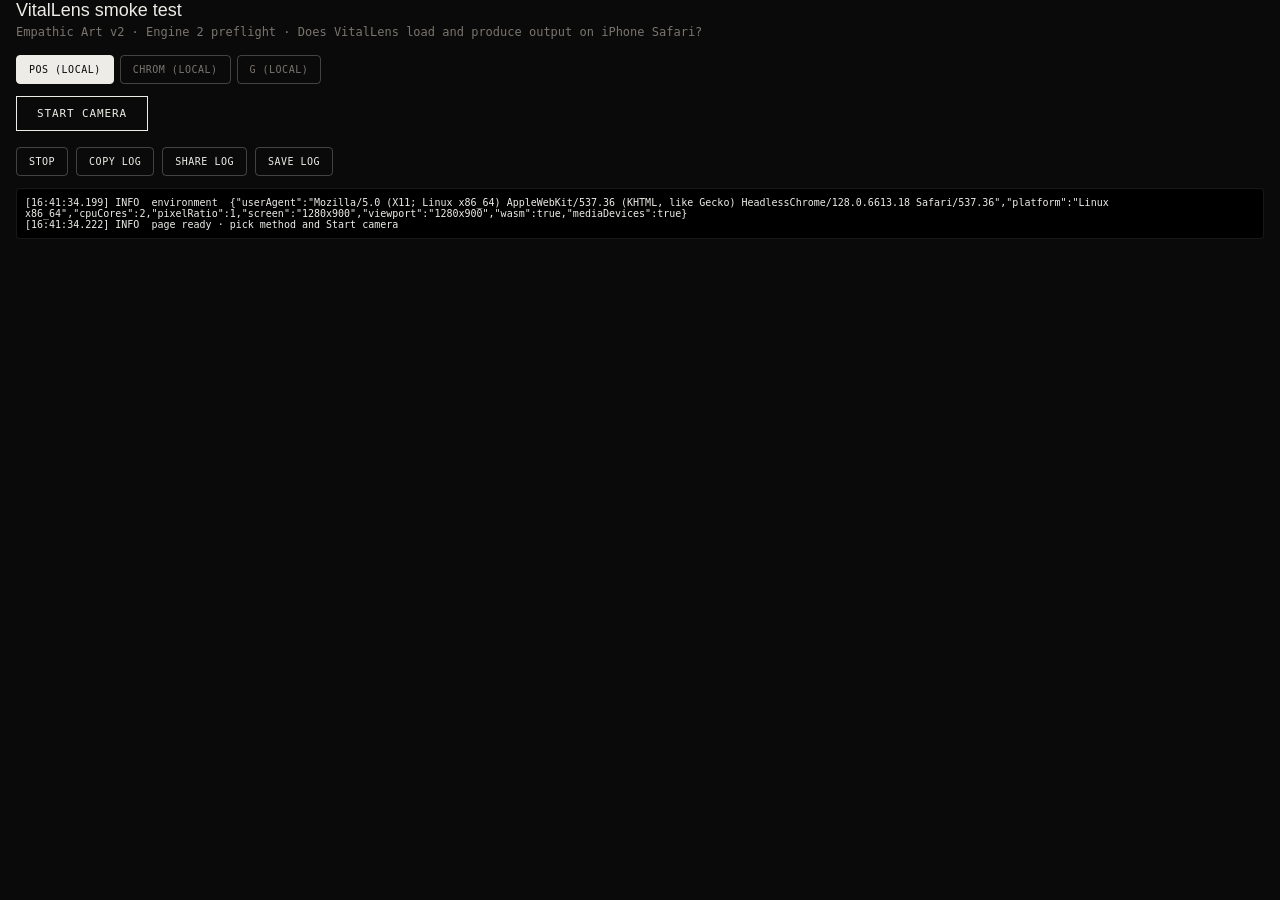
<file: vitallens-smoke/index.html>
<!doctype html>
<html lang="en">
<head>
  <meta charset="utf-8">
  <meta name="viewport" content="width=device-width, initial-scale=1, viewport-fit=cover">
  <title>Empathic Art v2 · VitalLens smoke test</title>
  <meta name="robots" content="noindex, nofollow">
  <style>
    :root {
      --bg: #0a0a0a;
      --ink: #EEECE7;
      --dim: #7a756e;
      --accent: #d97757;
      --ok: #7bd48a;
      --warn: #d9a457;
      --err: #d97575;
    }
    * { box-sizing: border-box; margin: 0; padding: 0; }
    html, body {
      height: 100%;
      background: var(--bg);
      color: var(--ink);
      font-family: -apple-system, BlinkMacSystemFont, 'Helvetica Neue', Arial, sans-serif;
      overflow-x: hidden;
    }
    body { padding: env(safe-area-inset-top, 20px) 16px 20px 16px; }

    h1 { font-size: 18px; font-weight: 500; margin-bottom: 4px; }
    .mono { font-family: ui-monospace, 'SF Mono', Menlo, monospace; }
    .subtitle { font-size: 12px; color: var(--dim); margin-bottom: 16px; }
    .method-picker { display: flex; gap: 6px; margin-bottom: 12px; flex-wrap: wrap; }
    .method-picker input { display: none; }
    .method-picker label {
      font-family: ui-monospace, monospace; font-size: 10px; text-transform: uppercase;
      letter-spacing: 0.05em; color: var(--dim); border: 1px solid rgba(238,236,231,0.25);
      padding: 8px 12px; cursor: pointer; border-radius: 4px;
    }
    .method-picker input:checked + label { color: var(--bg); background: var(--ink); border-color: var(--ink); }

    button.start {
      font-family: ui-monospace, monospace; font-size: 11px; text-transform: uppercase;
      letter-spacing: 0.08em; color: var(--ink); background: transparent;
      border: 1px solid var(--ink); padding: 10px 20px; cursor: pointer;
      margin-bottom: 16px;
    }

    #video {
      width: 100%; max-width: 320px; aspect-ratio: 3/4; object-fit: cover;
      background: #000; border-radius: 10px; display: block; margin-bottom: 16px;
      transform: scaleX(-1);
    }
    #video.hidden { display: none; }

    .readout {
      background: rgba(238,236,231,0.05); border: 1px solid rgba(238,236,231,0.10);
      padding: 12px; margin-bottom: 16px; border-radius: 8px;
      display: none;
    }
    .readout.on { display: block; }
    .readout .row { display: flex; justify-content: space-between; padding: 3px 0; font-size: 13px; }
    .readout .row .k { color: var(--dim); font-family: ui-monospace, monospace; font-size: 11px; }
    .readout .row .v { font-family: ui-monospace, monospace; }
    .readout .v.good { color: var(--ok); }
    .readout .v.warn { color: var(--warn); }
    .readout .v.err { color: var(--err); }

    .actions { display: flex; gap: 8px; margin-bottom: 12px; }
    .actions button {
      font-family: ui-monospace, monospace; font-size: 10px; text-transform: uppercase;
      letter-spacing: 0.05em; color: var(--ink); background: transparent;
      border: 1px solid rgba(238,236,231,0.25); padding: 8px 12px; cursor: pointer;
      border-radius: 4px;
    }
    .actions button:active { background: rgba(238,236,231,0.10); }

    .log {
      background: #000; border: 1px solid rgba(238,236,231,0.10);
      padding: 8px; border-radius: 4px; font-family: ui-monospace, monospace;
      font-size: 10px; color: var(--dim);
      max-height: 40vh; overflow-y: auto; white-space: pre-wrap;
    }
    .log .info { color: var(--ink); }
    .log .event { color: var(--accent); }
    .log .err { color: var(--err); }
    .log .warn { color: var(--warn); }
    .log .perf { color: var(--ok); }
  </style>
</head>
<body>

  <h1>VitalLens smoke test</h1>
  <p class="subtitle mono">Empathic Art v2 · Engine 2 preflight · Does VitalLens load and produce output on iPhone Safari?</p>

  <div class="method-picker">
    <input type="radio" name="method" id="m-pos" value="pos" checked>
    <label for="m-pos">POS (local)</label>
    <input type="radio" name="method" id="m-chrom" value="chrom">
    <label for="m-chrom">CHROM (local)</label>
    <input type="radio" name="method" id="m-g" value="g">
    <label for="m-g">G (local)</label>
  </div>

  <button class="start" id="startBtn">Start camera</button>

  <video id="video" autoplay muted playsinline class="hidden"></video>

  <div class="readout" id="readout">
    <div class="row"><span class="k">Method</span><span class="v" id="method">—</span></div>
    <div class="row"><span class="k">Heart rate</span><span class="v" id="hr">—</span></div>
    <div class="row"><span class="k">HR conf</span><span class="v" id="hrConf">—</span></div>
    <div class="row"><span class="k">Respiratory rate</span><span class="v" id="rr">—</span></div>
    <div class="row"><span class="k">RR conf</span><span class="v" id="rrConf">—</span></div>
    <div class="row"><span class="k">Estimation time</span><span class="v" id="estMs">—</span></div>
    <div class="row"><span class="k">Face detected</span><span class="v" id="face">—</span></div>
    <div class="row"><span class="k">Events received</span><span class="v" id="evtCount">0</span></div>
  </div>

  <div class="actions">
    <button id="stopBtn">Stop</button>
    <button id="copyLogBtn">Copy log</button>
    <button id="shareLogBtn">Share log</button>
    <button id="dlLogBtn">Save log</button>
  </div>

  <div class="log" id="log"></div>

  <script type="module">
    /* Purpose: bare-minimum test to answer three questions before we
       invest in a full VitalLens test route:

         1. Does the VitalLens 7 MB CDN bundle load on iPhone Safari?
            (Cold start, WASM support, memory pressure)
         2. Does the local `pos` / `chrom` / `g` rPPG method fire
            `vitals` events with heart rate and respiratory rate?
         3. What's the observed estimation latency and event cadence?

       If all three answer favorably we build the full test route
       (dev/vitallens-test.html) mirroring human-test.html's shape.
       If any fails we'll know what to change (switch to vitallens-core,
       vary method, adjust window size, etc).

       Not intended as a permanent test surface. */

    const logEl = document.getElementById('log');
    const LOG = [];
    const iso = () => new Date().toISOString();

    function log(level, msg, data) {
      const entry = { t: iso(), level, msg, data: data || null };
      LOG.push(entry);
      const line = `[${entry.t.slice(11, 23)}] ${level.toUpperCase().padEnd(5)} ${msg}` +
        (data ? '  ' + JSON.stringify(data) : '');
      const div = document.createElement('div');
      div.className = level;
      div.textContent = line;
      logEl.appendChild(div);
      logEl.scrollTop = logEl.scrollHeight;
      if (level === 'err') console.error(line, data);
      else if (level === 'warn') console.warn(line, data);
      else console.log(line, data);
    }

    // Environment probe
    log('info', 'environment', {
      userAgent: navigator.userAgent,
      platform: navigator.platform,
      cpuCores: navigator.hardwareConcurrency,
      pixelRatio: window.devicePixelRatio,
      screen: `${screen.width}x${screen.height}`,
      viewport: `${window.innerWidth}x${window.innerHeight}`,
      wasm: typeof WebAssembly !== 'undefined',
      mediaDevices: !!(navigator.mediaDevices && navigator.mediaDevices.getUserMedia),
    });

    let vl = null;
    let running = false;
    let evtCount = 0;
    const evtCountEl = document.getElementById('evtCount');
    const readout = document.getElementById('readout');

    async function loadLibrary() {
      log('event', 'importing vitallens from jsdelivr');
      const t0 = performance.now();
      try {
        /* Loading with a version pin so the smoke test can't break
           when a new VitalLens version is published. */
        const mod = await import('https://cdn.jsdelivr.net/npm/vitallens@0.4.5/dist/vitallens.browser.js');
        const dt = performance.now() - t0;
        log('event', 'vitallens module imported', {
          ms: Math.round(dt),
          exports: Object.keys(mod).slice(0, 20),
        });
        return mod.VitalLens || mod.default;
      } catch (err) {
        log('err', 'import failed', { message: err.message, ms: Math.round(performance.now() - t0) });
        throw err;
      }
    }

    async function start() {
      const method = document.querySelector('input[name=method]:checked').value;
      document.getElementById('method').textContent = method;
      log('event', 'start requested', { method });

      let VitalLens;
      try {
        VitalLens = await loadLibrary();
        if (!VitalLens) {
          log('err', 'VitalLens class not found in module');
          return;
        }
      } catch (err) {
        return;
      }

      log('event', 'constructing VitalLens instance', { method });
      try {
        vl = new VitalLens({ method });
        log('info', 'VitalLens instance created');
      } catch (err) {
        log('err', 'constructor threw', { message: err.message });
        return;
      }

      // Request camera
      log('info', 'getUserMedia request begin');
      let stream;
      try {
        stream = await Promise.race([
          navigator.mediaDevices.getUserMedia({
            audio: false,
            video: { facingMode: 'user', width: { ideal: 640 }, height: { ideal: 480 } },
          }),
          new Promise((_, rej) => setTimeout(() => rej(new Error('camera timeout 15s')), 15000)),
        ]);
      } catch (err) {
        log('err', 'getUserMedia failed', { message: err.message });
        return;
      }
      const video = document.getElementById('video');
      video.srcObject = stream;
      video.classList.remove('hidden');
      await video.play();
      const settings = stream.getVideoTracks()[0].getSettings();
      log('event', 'camera stream started', {
        w: video.videoWidth, h: video.videoHeight,
        actual: `${settings.width}x${settings.height}`,
        frameRate: settings.frameRate,
      });

      /* Wire a catch-all event listener FIRST, before the specific one,
         so we discover any events VitalLens fires that weren't in the
         README's minimal example. The first smoke test got zero `vitals`
         events in 20s despite the library running cleanly — either the
         event name is different in v0.4.5 or the pipeline is stalling
         silently before the estimation stage. */
      /* Confirmed via source inspection of vitallens@0.4.5 bundle:
         these are ALL the events the library actually dispatches.
         `vitals` IS the right event for HR/RR estimates — the previous
         empty result means either face detection is failing (watch
         `faceDetected`) or the stream is being reset (`streamReset`)
         or the pipeline never entered running mode (`modechange`,
         `start`). */
      const EVENT_NAMES_TO_TRY = [
        'vitals', 'faceDetected', 'streamReset', 'modechange',
        'start', 'done', 'change', 'fileProgress', 'error',
      ];
      let anyEventCount = 0;
      for (const evtName of EVENT_NAMES_TO_TRY) {
        try {
          vl.addEventListener(evtName, (payload) => {
            anyEventCount++;
            if (anyEventCount <= 5 || evtName !== 'vitals') {
              log('event', `VL event: ${evtName}`, {
                n: anyEventCount,
                payloadType: typeof payload,
                payloadKeys: payload && typeof payload === 'object' ? Object.keys(payload).slice(0, 10) : null,
                payloadPreview: (() => {
                  try {
                    const s = JSON.stringify(payload, (k, v) => v instanceof HTMLElement ? '[HTMLElement]' : v);
                    return s ? s.slice(0, 400) : String(payload);
                  } catch (e) { return '[unserializable: ' + e.message + ']'; }
                })(),
              });
            }
          });
        } catch (err) {
          // Some names may throw if the emitter is strict about known events
          log('warn', `addEventListener(${evtName}) threw`, { message: err.message });
        }
      }

      /* Also inspect the instance itself to see what methods and
         properties are available in v0.4.5 — helpful if the API
         has evolved since the README example. */
      const instanceKeys = [];
      let obj = vl;
      while (obj && obj !== Object.prototype) {
        for (const k of Object.getOwnPropertyNames(obj)) {
          if (!k.startsWith('_') && !instanceKeys.includes(k) && k !== 'constructor') {
            instanceKeys.push(k);
          }
        }
        obj = Object.getPrototypeOf(obj);
      }
      log('info', 'VitalLens instance API surface', {
        keys: instanceKeys.slice(0, 40),
      });

      /* Poll the instance every second. VitalLens exposes an
         internal `controller` object per the bundle source — that's
         where the real state lives. Also check the video element to
         confirm frames are actually being produced (readyState 4,
         currentTime advancing). If face detection is stuck, frames
         will accumulate but no `faceDetected` events will fire. */
      const videoEl = document.getElementById('video');
      let lastVideoTime = 0;
      let poll = 0;
      const pollTimer = setInterval(() => {
        poll++;
        const snapshot = { events: anyEventCount };

        // Video element state
        snapshot.vReady = videoEl.readyState;
        snapshot.vTime = Number(videoEl.currentTime.toFixed(2));
        snapshot.vAdvanced = Number((videoEl.currentTime - lastVideoTime).toFixed(2));
        lastVideoTime = videoEl.currentTime;
        snapshot.vPaused = videoEl.paused;

        // VitalLens instance state — both direct and via controller
        for (const k of ['isRunning', 'isReady', 'state', 'mode', 'faceDetected', 'method']) {
          try {
            const v = vl[k];
            if (typeof v === 'function') continue;
            if (v !== undefined) snapshot[k] = typeof v === 'object' ? '[obj]' : v;
          } catch (e) { /* ignore */ }
        }
        // The bundle source shows vl.controller is the real state object
        try {
          const c = vl.controller;
          if (c) {
            snapshot.hasController = true;
            for (const k of ['isRunning', 'isReady', 'state', 'mode',
                             'faceDetected', 'bufferedFrames', 'frameCount']) {
              try {
                const v = c[k];
                if (typeof v === 'function') continue;
                if (v !== undefined) snapshot['c.' + k] = typeof v === 'object' ? '[obj]' : v;
              } catch (e) {}
            }
          }
        } catch (e) {}

        log('info', `poll ${poll}s`, snapshot);
        if (poll >= 30) clearInterval(pollTimer);
      }, 1000);

      // Original specific listener, kept for parsing when vitals events DO fire.
      vl.addEventListener('vitals', (result) => {
        evtCount++;
        evtCountEl.textContent = String(evtCount);
        readout.classList.add('on');

        /* Structure of the vitals event isn't fully documented in the
           README — we log the whole shape on the first event so we know
           what fields are actually available for our fusion pipeline. */
        if (evtCount === 1) {
          log('info', 'first vitals event — raw shape', result);
        }

        try {
          const hr = result?.vitals?.heart_rate;
          const rr = result?.vitals?.respiratory_rate;
          const face = result?.face;

          document.getElementById('hr').textContent = hr?.value != null ? hr.value.toFixed(1) + ' bpm' : '—';
          document.getElementById('hrConf').textContent = hr?.confidence != null ? (hr.confidence * 100).toFixed(0) + '%' : '—';
          document.getElementById('rr').textContent = rr?.value != null ? rr.value.toFixed(1) + ' /min' : '—';
          document.getElementById('rrConf').textContent = rr?.confidence != null ? (rr.confidence * 100).toFixed(0) + '%' : '—';
          document.getElementById('face').textContent = face ? 'yes' : 'unknown';
          document.getElementById('estMs').textContent = result?.time?.total != null ? result.time.total.toFixed(0) + ' ms' : '—';

          // Log a compact PERF entry every 5th event
          if (evtCount % 5 === 0) {
            log('perf', 'vitals sample', {
              n: evtCount,
              hr: hr?.value != null ? Number(hr.value.toFixed(1)) : null,
              hrConf: hr?.confidence != null ? Number(hr.confidence.toFixed(2)) : null,
              rr: rr?.value != null ? Number(rr.value.toFixed(1)) : null,
              rrConf: rr?.confidence != null ? Number(rr.confidence.toFixed(2)) : null,
              estMs: result?.time?.total != null ? Math.round(result.time.total) : null,
            });
          }
        } catch (err) {
          log('warn', 'result parse error', { message: err.message });
        }
      });

      vl.addEventListener('error', (err) => {
        log('err', 'vitallens error event', { message: err.message || String(err) });
      });

      // Attach stream and start
      log('event', 'setVideoStream');
      try {
        await vl.setVideoStream(stream, video);
      } catch (err) {
        log('err', 'setVideoStream threw', { message: err.message });
        return;
      }

      log('event', 'startVideoStream');
      try {
        vl.startVideoStream();
        running = true;
      } catch (err) {
        log('err', 'startVideoStream threw', { message: err.message });
      }
    }

    document.getElementById('startBtn').addEventListener('click', start);
    document.getElementById('stopBtn').addEventListener('click', () => {
      if (vl && running) {
        try { vl.stop(); log('event', 'stopped'); } catch (err) { log('err', 'stop threw', { message: err.message }); }
        running = false;
      }
    });

    document.getElementById('copyLogBtn').addEventListener('click', async () => {
      const text = LOG.map(e => `[${e.t}] ${e.level.toUpperCase()} ${e.msg}` + (e.data ? '  ' + JSON.stringify(e.data) : '')).join('\n');
      try {
        await navigator.clipboard.writeText(text);
        log('info', 'log copied to clipboard', { chars: text.length });
      } catch (err) {
        // Fallback: hidden textarea
        const ta = document.createElement('textarea');
        ta.value = text;
        ta.style.position = 'fixed'; ta.style.left = '-9999px';
        document.body.appendChild(ta);
        ta.select();
        try { document.execCommand('copy'); log('info', 'log copied (execCommand)'); }
        catch (e) { log('err', 'copy failed', { message: e.message }); }
        ta.remove();
      }
    });

    document.getElementById('shareLogBtn').addEventListener('click', async () => {
      const summary = `VitalLens smoke test — ${LOG.length} entries — ${evtCount} vitals events`;
      const text = summary + '\n\n' + LOG.map(e => `[${e.t}] ${e.level.toUpperCase()} ${e.msg}` + (e.data ? '  ' + JSON.stringify(e.data) : '')).join('\n');
      const fname = `vitallens-smoke-${iso().replace(/[:.]/g, '-')}.txt`;
      if (navigator.share) {
        try {
          const file = new File([text], fname, { type: 'text/plain' });
          if (navigator.canShare && navigator.canShare({ files: [file] })) {
            await navigator.share({ files: [file], title: 'VitalLens smoke log' });
            log('info', 'share sheet opened with file');
            return;
          }
        } catch (err) { log('warn', 'share (files) failed, fallback', { message: err.message }); }
        try { await navigator.share({ title: 'VitalLens smoke log', text: text.slice(0, 100000) }); log('info', 'share sheet opened with text'); return; }
        catch (err) { log('warn', 'share text failed', { message: err.message }); }
      }
      // Fallback to download
      const blob = new Blob([text], { type: 'text/plain' });
      const url = URL.createObjectURL(blob);
      const a = document.createElement('a'); a.href = url; a.download = fname;
      document.body.appendChild(a); a.click(); a.remove();
      setTimeout(() => URL.revokeObjectURL(url), 5000);
      log('info', 'log downloaded (share unavailable)');
    });

    document.getElementById('dlLogBtn').addEventListener('click', () => {
      const text = LOG.map(e => `[${e.t}] ${e.level.toUpperCase()} ${e.msg}` + (e.data ? '  ' + JSON.stringify(e.data) : '')).join('\n');
      const fname = `vitallens-smoke-${iso().replace(/[:.]/g, '-')}.txt`;
      const blob = new Blob([text], { type: 'text/plain' });
      const url = URL.createObjectURL(blob);
      const a = document.createElement('a'); a.href = url; a.download = fname;
      document.body.appendChild(a); a.click(); a.remove();
      setTimeout(() => URL.revokeObjectURL(url), 5000);
      log('info', 'log downloaded', { chars: text.length });
    });

    log('info', 'page ready · pick method and Start camera');
  </script>

</body>
</html>
</file>
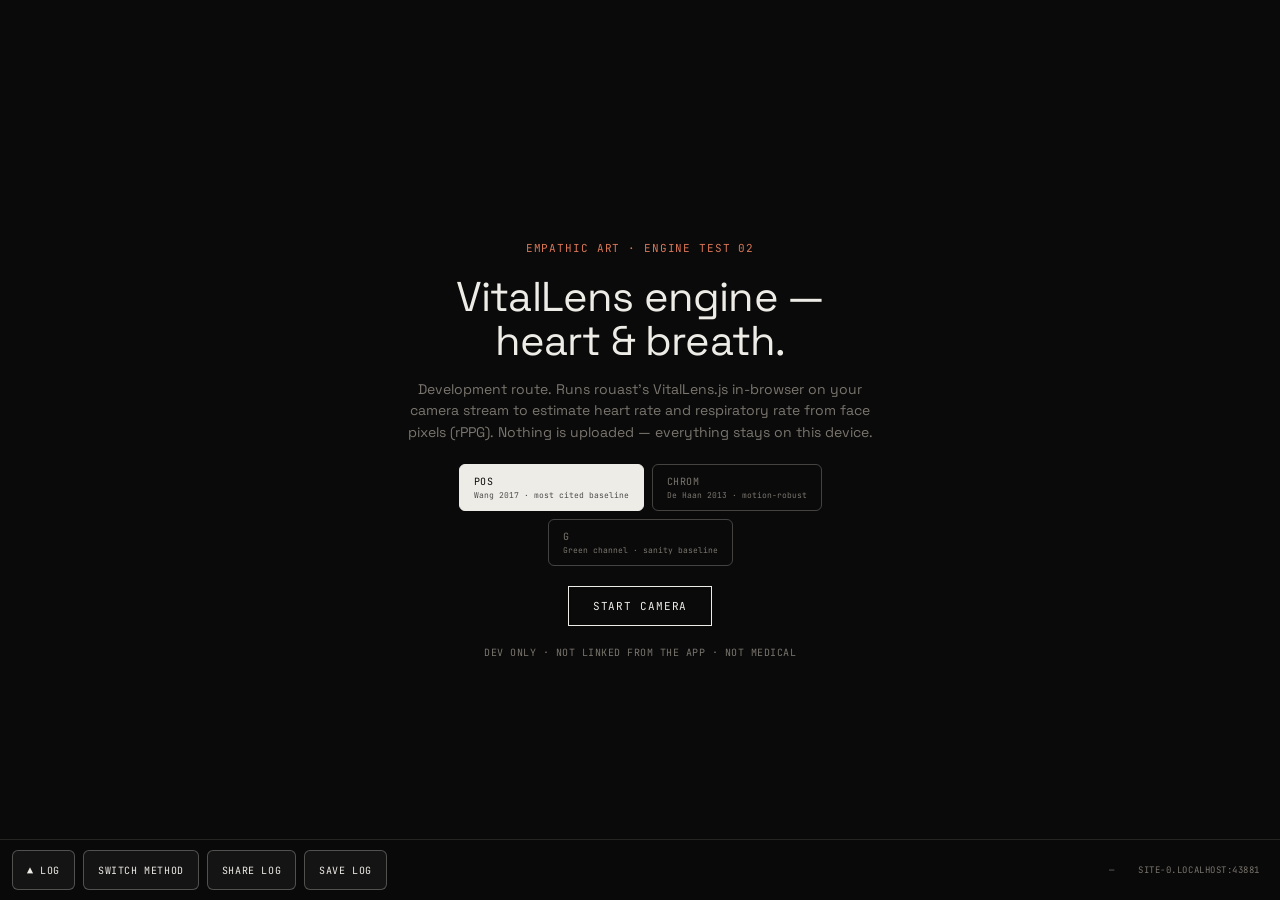
<file: vitallens/index.html>
<!doctype html>
<html lang="en">
<head>
  <meta charset="utf-8">
  <meta name="viewport" content="width=device-width, initial-scale=1, viewport-fit=cover">
  <title>Empathic Art v2 · VitalLens engine test</title>
  <meta name="robots" content="noindex, nofollow">

  <link rel="preconnect" href="https://fonts.googleapis.com">
  <link rel="preconnect" href="https://fonts.gstatic.com" crossorigin>
  <link href="https://fonts.googleapis.com/css2?family=Space+Grotesk:wght@400;500&family=JetBrains+Mono:wght@400;500&display=swap" rel="stylesheet">

  <style>
    :root {
      --bg: #0a0a0a;
      --ink: #EEECE7;
      --dim: #7a756e;
      --accent: #d97757;
      --ok: #7bd48a;
      --warn: #d9a457;
      --err: #d97575;
      --hr: #d97575;      /* heart-rate red-ish */
      --rr: #7ba7d9;      /* respiratory blue-ish */
      --sans: 'Space Grotesk', -apple-system, BlinkMacSystemFont, 'Helvetica Neue', Arial, sans-serif;
      --mono: 'JetBrains Mono', ui-monospace, monospace;
    }
    * { box-sizing: border-box; margin: 0; padding: 0; }
    html, body { height: 100%; background: var(--bg); color: var(--ink); font-family: var(--sans); overflow: hidden; }

    /* ── STAGE — the CAMERA CARD, identical dimensions to human-test.html
       so both engines feel like the same instrument.                      */
    .stage {
      position: fixed;
      top: calc(env(safe-area-inset-top, 0px) + 48px);
      left: 50%;
      margin-left: -100px;
      width: 200px;
      height: 267px;
      background: #000;
      overflow: hidden;
      border-radius: 14px;
      box-shadow: 0 8px 40px rgba(0,0,0,0.55), 0 0 0 1px rgba(238,236,231,0.10);
    }
    #video, #overlay {
      position: absolute; top: 0; left: 0;
      width: 100%; height: 100%;
      object-fit: cover;
      transform: scaleX(-1);
    }
    #video::-webkit-media-controls,
    #video::-webkit-media-controls-panel,
    #video::-webkit-media-controls-play-button,
    #video::-webkit-media-controls-start-playback-button {
      display: none !important;
      -webkit-appearance: none !important;
    }
    #overlay { pointer-events: none; }

    /* ── HUD — top-left status ───────────────────────────────────────── */
    .hud {
      position: fixed; top: calc(env(safe-area-inset-top, 0px) + 12px); left: 12px;
      font-family: var(--mono); font-size: 10px; letter-spacing: 0.05em; text-transform: uppercase;
      color: var(--ink); z-index: 10; max-width: 45vw;
      text-shadow: 0 1px 3px rgba(0,0,0,0.9);
    }
    .hud .rule { width: 16px; height: 2px; background: var(--accent); margin-bottom: 8px; }
    .hud .title { margin-bottom: 6px; opacity: 0.9; }
    .hud .status { color: var(--dim); font-size: 9px; }
    .hud .status.ok { color: var(--ok); }
    .hud .status.warn { color: var(--warn); }
    .hud .status.err { color: var(--err); }

    /* ── Perf — top-right glass panel over the video ─────────────────── */
    .perf {
      position: fixed;
      top: calc(env(safe-area-inset-top, 0px) + 12px); right: 12px;
      font-family: var(--mono); font-size: 10px; letter-spacing: 0.04em; text-transform: uppercase;
      color: var(--dim); z-index: 10;
      padding: 8px 10px;
      background: rgba(10,10,10,0.66); backdrop-filter: blur(10px); -webkit-backdrop-filter: blur(10px);
      border-radius: 6px;
      min-width: 130px; text-align: right;
    }
    .perf .n { color: var(--ink); font-variant-numeric: tabular-nums; }
    .perf .n.good { color: var(--ok); }
    .perf .n.warn { color: var(--warn); }
    .perf .n.bad { color: var(--err); }
    .perf .row { padding: 1px 0; white-space: nowrap; display: flex; justify-content: space-between; gap: 8px; }
    .perf .row .k { color: var(--dim); }

    /* ── Readout panel below the video card. Same top-offset math as
       human-test.html: safe-inset + 48 + 267 + 20 = safe-inset + 335. */
    .readout {
      position: fixed;
      top: calc(env(safe-area-inset-top, 0px) + 335px);
      left: 0; right: 0;
      bottom: calc(60px + env(safe-area-inset-bottom, 0px));
      padding: 14px 16px 16px 16px;
      overflow-y: auto;
      font-family: var(--mono); font-size: 11px; letter-spacing: 0.04em; text-transform: uppercase;
      z-index: 5; color: var(--ink);
      background: var(--bg);
    }

    /* Big HR/RR readout, hero style. Two big numbers side-by-side. */
    .vitals-hero {
      display: grid; grid-template-columns: 1fr 1fr; gap: 12px; margin-bottom: 16px;
    }
    .vitals-hero .cell {
      background: rgba(238,236,231,0.03);
      border: 1px solid rgba(238,236,231,0.08);
      border-radius: 8px;
      padding: 10px 12px;
      min-height: 88px;
      display: flex; flex-direction: column; justify-content: space-between;
    }
    .vitals-hero .cell .lbl { font-family: var(--mono); font-size: 9px; color: var(--dim); letter-spacing: 0.06em; text-transform: uppercase; }
    .vitals-hero .cell .big {
      font-family: var(--sans); font-weight: 500; letter-spacing: -0.02em;
      font-size: 30px; line-height: 1; color: var(--ink);
      font-variant-numeric: tabular-nums; text-transform: none;
    }
    .vitals-hero .cell .big.hr { color: var(--hr); }
    .vitals-hero .cell .big.rr { color: var(--rr); }
    .vitals-hero .cell .big .unit { font-size: 11px; color: var(--dim); margin-left: 4px; font-weight: 400; letter-spacing: 0; }
    .vitals-hero .cell .sub {
      font-family: var(--mono); font-size: 9px; color: var(--dim); text-transform: uppercase;
      display: flex; justify-content: space-between; gap: 6px; align-items: baseline;
    }
    .vitals-hero .cell .sub .conf.ok { color: var(--ok); }
    .vitals-hero .cell .sub .conf.warn { color: var(--warn); }
    .vitals-hero .cell .sub .conf.bad { color: var(--err); }

    /* Sparkline strip */
    .spark-wrap { margin-bottom: 14px; }
    .spark-wrap .head {
      display: flex; justify-content: space-between; align-items: baseline;
      font-family: var(--mono); font-size: 9px; color: var(--dim); text-transform: uppercase;
      margin-bottom: 4px;
    }
    .spark-wrap .head .span { color: var(--dim); }
    .spark-wrap .head .baseline { color: var(--accent); }
    canvas.spark {
      width: 100%; height: 50px;
      background: rgba(238,236,231,0.03);
      border-radius: 6px;
      display: block;
    }

    /* Sections below hero */
    .readout .section-title {
      color: var(--accent);
      margin-top: 10px; margin-bottom: 6px;
      font-size: 10px;
    }
    .readout .grid { display: grid; grid-template-columns: 1fr 1fr; gap: 6px 20px; }
    .readout .grid .col { min-width: 0; }
    .readout .row {
      display: flex; justify-content: space-between;
      padding: 3px 0;
      border-bottom: 1px solid rgba(238,236,231,0.06);
      font-size: 10px;
    }
    .readout .row .k { color: var(--dim); }
    .readout .row .v { color: var(--ink); font-variant-numeric: tabular-nums; }

    /* Baseline / delta pill */
    .delta-pill {
      display: inline-block;
      font-family: var(--mono); font-size: 9px; letter-spacing: 0.05em; text-transform: uppercase;
      padding: 1px 6px; border-radius: 3px;
      background: rgba(238,236,231,0.08);
      color: var(--dim);
    }
    .delta-pill.pos { color: var(--hr); background: rgba(217,117,117,0.10); }
    .delta-pill.neg { color: var(--rr); background: rgba(123,167,217,0.10); }

    /* ── Controls bar (identical structural pattern to human-test) ── */
    .ctrls {
      position: fixed;
      left: 0; right: 0;
      bottom: env(safe-area-inset-bottom, 0px);
      display: flex; gap: 8px; z-index: 200;
      padding: 10px 12px calc(10px + env(safe-area-inset-bottom, 0px)) 12px;
      background: rgba(10,10,10,0.94);
      backdrop-filter: blur(14px); -webkit-backdrop-filter: blur(14px);
      border-top: 1px solid rgba(238,236,231,0.12);
      justify-content: flex-start;
      align-items: center;
    }
    .ctrls button {
      font-family: var(--mono); font-size: 10px; text-transform: uppercase; letter-spacing: 0.06em;
      color: var(--ink); background: rgba(238,236,231,0.05); border: 1px solid rgba(238,236,231,0.28);
      padding: 10px 14px; cursor: pointer; border-radius: 6px; transition: all 150ms ease;
      flex: 0 0 auto; min-height: 40px;
    }
    .ctrls button:hover, .ctrls button:active { background: rgba(238,236,231,0.15); border-color: var(--ink); }
    .ctrls button.on { background: var(--accent); border-color: var(--accent); color: var(--bg); }
    .ctrls .spacer { flex: 1; }
    .ctrls .badge {
      font-family: var(--mono); font-size: 9px; text-transform: uppercase; letter-spacing: 0.06em;
      color: var(--dim); padding: 0 8px;
    }

    /* ── Log drawer (identical to human-test) ─────────────────────── */
    .logdrawer {
      position: fixed; left: 0; right: 0; bottom: 0;
      height: 40vh; max-height: 320px;
      background: rgba(10,10,10,0.94); backdrop-filter: blur(14px); -webkit-backdrop-filter: blur(14px);
      border-top: 1px solid rgba(238,236,231,0.15);
      z-index: 50; padding: 12px 16px; overflow: hidden;
      display: flex; flex-direction: column;
      transform: translateY(100%); transition: transform 240ms ease;
    }
    .logdrawer.open { transform: translateY(0); }
    .logdrawer .head {
      display: flex; justify-content: space-between; align-items: center; margin-bottom: 8px;
      font-family: var(--mono); font-size: 10px; text-transform: uppercase; letter-spacing: 0.06em;
    }
    .logdrawer .head .title { color: var(--accent); }
    .logdrawer .head .actions { display: flex; gap: 8px; }
    .logdrawer .head button {
      font-family: var(--mono); font-size: 9px; text-transform: uppercase; letter-spacing: 0.05em;
      color: var(--dim); background: transparent; border: 1px solid rgba(238,236,231,0.2);
      padding: 4px 10px; cursor: pointer; border-radius: 4px;
    }
    .logdrawer .head button:hover { color: var(--ink); border-color: var(--ink); }
    .logdrawer .body {
      flex: 1; overflow-y: auto;
      font-family: var(--mono); font-size: 10px; line-height: 1.5;
      color: var(--dim);
    }
    .logdrawer .body .line { padding: 1px 0; white-space: pre-wrap; word-break: break-all; }
    .logdrawer .body .line.info  { color: var(--dim); }
    .logdrawer .body .line.event { color: var(--ink); }
    .logdrawer .body .line.warn  { color: var(--warn); }
    .logdrawer .body .line.err   { color: var(--err); }
    .logdrawer .body .line.perf  { color: #7ba7d9; }
    .logdrawer .body .t { color: var(--dim); opacity: 0.6; }

    /* ── Start gate (identical structural pattern to human-test) ── */
    .gate {
      position: fixed; inset: 0;
      display: grid; place-items: center;
      background: var(--bg);
      z-index: 100;
      transition: opacity 400ms ease, visibility 400ms ease;
    }
    .gate.hidden { opacity: 0; visibility: hidden; pointer-events: none; }
    .gate-inner { text-align: center; max-width: 520px; padding: 24px; }
    .gate-mark {
      font-family: var(--mono); font-size: 11px; text-transform: uppercase; letter-spacing: 0.08em;
      color: var(--accent); margin-bottom: 20px;
    }
    .gate h1 {
      font-family: var(--sans); font-weight: 400;
      font-size: clamp(1.8rem, 3.6vw, 2.6rem); line-height: 1.05; letter-spacing: -0.02em; margin-bottom: 16px;
    }
    .gate p { font-family: var(--sans); font-size: 14px; line-height: 1.55; color: var(--dim); margin-bottom: 20px; }

    /* Method picker (three chips: pos / chrom / g) */
    .presets {
      display: flex; gap: 8px; justify-content: center; margin-bottom: 20px; flex-wrap: wrap;
    }
    .presets label {
      font-family: var(--mono); font-size: 10px; text-transform: uppercase; letter-spacing: 0.06em;
      color: var(--dim); border: 1px solid rgba(238,236,231,0.25); padding: 10px 14px;
      cursor: pointer; border-radius: 6px; transition: all 150ms ease;
      text-align: left; min-width: 130px;
    }
    .presets label:hover { color: var(--ink); border-color: var(--ink); }
    .presets input { display: none; }
    .presets input:checked + label { color: var(--bg); background: var(--ink); border-color: var(--ink); }
    .presets label .desc { display: block; font-size: 8px; color: var(--dim); margin-top: 2px; text-transform: none; letter-spacing: 0; }
    .presets input:checked + label .desc { color: var(--bg); opacity: 0.7; }

    .gate button.start {
      font-family: var(--mono); font-size: 11px; text-transform: uppercase; letter-spacing: 0.08em;
      color: var(--ink); background: transparent; border: 1px solid var(--ink);
      padding: 12px 24px; cursor: pointer; transition: all 200ms ease; border-radius: 0;
    }
    .gate button.start:hover { background: var(--ink); color: var(--bg); }
    .gate .foot { margin-top: 20px; font-family: var(--mono); font-size: 10px; color: var(--dim); letter-spacing: 0.05em; text-transform: uppercase; }
  </style>
</head>
<body>

  <!-- Start gate -->
  <div class="gate" id="gate">
    <div class="gate-inner">
      <div class="gate-mark">Empathic Art · Engine test 02</div>
      <h1>VitalLens engine — heart &amp; breath.</h1>
      <p>Development route. Runs rouast's VitalLens.js in-browser on your camera stream to estimate heart rate and respiratory rate from face pixels (rPPG). Nothing is uploaded — everything stays on this device.</p>

      <div class="presets">
        <input type="radio" name="method" id="m-pos" value="pos" checked>
        <label for="m-pos">POS<span class="desc">Wang 2017 · most cited baseline</span></label>

        <input type="radio" name="method" id="m-chrom" value="chrom">
        <label for="m-chrom">CHROM<span class="desc">De Haan 2013 · motion-robust</span></label>

        <input type="radio" name="method" id="m-g" value="g">
        <label for="m-g">G<span class="desc">Green channel · sanity baseline</span></label>
      </div>

      <button class="start" id="startBtn">Start camera</button>
      <div class="foot">Dev only · not linked from the app · not medical</div>
    </div>
  </div>

  <!-- Stage -->
  <div class="stage">
    <video id="video" autoplay muted playsinline></video>
    <canvas id="overlay"></canvas>
  </div>

  <!-- HUD -->
  <div class="hud">
    <div class="rule"></div>
    <div class="title">Engine · VitalLens 0.4.5</div>
    <div class="status" id="status">Idle</div>
  </div>

  <!-- Perf top-right -->
  <div class="perf" id="perfPanel" style="display:none">
    <div class="row"><span class="k">Pipe fps</span> <span class="n" id="pipeFps">—</span></div>
    <div class="row"><span class="k">Est</span> <span class="n" id="estMs">— ms</span></div>
    <div class="row"><span class="k">Method</span> <span class="n" id="methodBadge">—</span></div>
    <div class="row"><span class="k">Vid</span> <span class="n" id="vidres">—</span></div>
  </div>

  <!-- Readouts — dashboard below the video -->
  <div class="readout" id="readout" style="display:none">

    <!-- Big hero: HR + RR ─────────────────────────────────────────── -->
    <div class="vitals-hero">
      <div class="cell">
        <div class="lbl">Heart rate</div>
        <div class="big hr" id="hrBig">— <span class="unit">bpm</span></div>
        <div class="sub">
          <span>raw <span id="hrRaw">—</span></span>
          <span>Δ <span class="delta-pill" id="hrDelta">—</span></span>
          <span class="conf" id="hrConf">—</span>
        </div>
      </div>
      <div class="cell">
        <div class="lbl">Resp rate</div>
        <div class="big rr" id="rrBig">— <span class="unit">/min</span></div>
        <div class="sub">
          <span>raw <span id="rrRaw">—</span></span>
          <span class="conf" id="rrConf">—</span>
        </div>
      </div>
    </div>

    <!-- Sparkline: last 60s of smoothed HR ─────────────────────── -->
    <div class="spark-wrap">
      <div class="head">
        <span>Smoothed HR · last 60s</span>
        <span class="span" id="sparkSpan">—</span>
      </div>
      <canvas class="spark" id="sparkHr" width="600" height="100"></canvas>
    </div>

    <div class="grid">
      <div class="col">
        <div class="section-title">Signal quality</div>
        <div class="row"><span class="k">Samples</span><span class="v" id="sampleCount">0</span></div>
        <div class="row"><span class="k">Duration</span><span class="v" id="duration">0 s</span></div>
        <div class="row"><span class="k">Stdev 5s</span><span class="v" id="stdev5">—</span></div>
        <div class="row"><span class="k">Stability</span><span class="v" id="stability">—</span></div>
        <div class="row"><span class="k">Baseline</span><span class="v" id="baseline">learning…</span></div>
      </div>
      <div class="col">
        <div class="section-title">Face &amp; frame</div>
        <div class="row"><span class="k">Face</span><span class="v" id="faceState">—</span></div>
        <div class="row"><span class="k">Face conf</span><span class="v" id="faceConf">—</span></div>
        <div class="row"><span class="k">ROI</span><span class="v" id="roi">—</span></div>
        <div class="row"><span class="k">Face events</span><span class="v" id="faceEvents">0</span></div>
        <div class="row"><span class="k">Vitals events</span><span class="v" id="vitalsEvents">0</span></div>
      </div>
    </div>
  </div>

  <!-- Controls bar -->
  <div class="ctrls">
    <button id="logToggle">▲ Log</button>
    <button id="switchMethodBtn" title="Cycle pos → chrom → g without stopping">Switch method</button>
    <button id="shareLogBtn">Share log</button>
    <button id="downloadBtn">Save log</button>
    <div class="spacer"></div>
    <span class="badge" id="methodChip">—</span>
    <span class="badge" id="hostBadge">—</span>
  </div>

  <!-- Log drawer -->
  <div class="logdrawer" id="logdrawer">
    <div class="head">
      <div class="title">Session log · <span id="logCount">0</span> entries</div>
      <div class="actions">
        <button id="clearLog">Clear</button>
        <button id="copyLog">Copy</button>
        <button id="closeLog">Close</button>
      </div>
    </div>
    <div class="body" id="logBody"></div>
  </div>

  <script type="module">
    /*─────────────────────────────────────────────────────────────────────
      VitalLens engine test route.

      Same shell as human-test.html on purpose — same HUD, same log
      drawer, same share/save flow, same start-gate. The two routes are
      designed as a matching pair so they can eventually run side-by-side
      in the fusion route.

      What this adds beyond the smoke test:
        1. Confidence-gated moving median (5s window) — kills the 40-bpm
           re-init spikes we saw in the smoke test's raw output.
        2. Personal resting-HR baseline — locks after 60s of stable HR.
        3. HR/RR sparkline with baseline reference line.
        4. Stability meter (stdev over last 5s of smoothed HR).
        5. ROI overlay drawn on top of the video (mirrored to match
           the CSS transform).
        6. Method picker: pos / chrom / g.
     ────────────────────────────────────────────────────────────────────*/

    // ── LOGGER ───────────────────────────────────────────────────────
    const LOG_MAX = 2000;
    const LOG = [];
    const logBody = document.getElementById('logBody');
    const logCountEl = document.getElementById('logCount');
    const iso = (d = new Date()) => d.toISOString();
    const tshort = (d = new Date()) => d.toISOString().slice(11, 23);

    function log(kind, msg, data) {
      const entry = { t: iso(), kind, msg, data: data || null };
      LOG.push(entry);
      if (LOG.length > LOG_MAX) LOG.shift();
      const consoleMsg = `[${entry.t}] ${kind.toUpperCase()} ${msg}${data ? ' ' + JSON.stringify(data) : ''}`;
      if (kind === 'err' || kind === 'error') console.error(consoleMsg);
      else if (kind === 'warn') console.warn(consoleMsg);
      else console.log(consoleMsg);
      appendLogLine(entry);
      logCountEl.textContent = LOG.length;
    }
    function appendLogLine(entry) {
      const div = document.createElement('div');
      div.className = 'line ' + entry.kind;
      const short = tshort(new Date(entry.t));
      const dataStr = entry.data ? ' ' + JSON.stringify(entry.data) : '';
      div.innerHTML = `<span class="t">${short}</span> ${entry.kind.padEnd(5)} ${escapeHtml(entry.msg)}${escapeHtml(dataStr)}`;
      logBody.appendChild(div);
      logBody.scrollTop = logBody.scrollHeight;
    }
    function escapeHtml(s) {
      return String(s).replace(/[&<>"']/g, c => ({ '&':'&amp;', '<':'&lt;', '>':'&gt;', '"':'&quot;', "'":'&#39;' }[c]));
    }

    // Environment probe
    log('info', 'environment', {
      userAgent: navigator.userAgent,
      platform: navigator.platform,
      cpuCores: navigator.hardwareConcurrency,
      pixelRatio: window.devicePixelRatio,
      screen: `${screen.width}x${screen.height}`,
      viewport: `${window.innerWidth}x${window.innerHeight}`,
      wasm: typeof WebAssembly !== 'undefined',
      mediaDevices: !!(navigator.mediaDevices && navigator.mediaDevices.getUserMedia),
      host: location.host,
    });
    document.getElementById('hostBadge').textContent = location.host;

    // ── STATE ────────────────────────────────────────────────────────
    let vl = null;
    let running = false;
    let method = 'pos';
    let sessionStartMs = 0;

    // Event counters
    let faceEventCount = 0;
    let vitalsEventCount = 0;

    // HR history — { t: ms, hr: number, conf: number }
    // Kept for 60 s of samples; used for median smoothing, stdev, sparkline.
    const HR_HIST_MAX_MS = 60 * 1000;
    const hrHist = [];

    // Baseline: the median of the first 60s of *confidence-gated* HR
    // samples. Locked after 60s and displayed as the "resting" reference.
    let baseline = null;
    const BASELINE_LOCK_MS = 60 * 1000;

    /* Smoothing config, tuned from the first full-route iPhone test:

       The pos method produces trimodal raw HR (~42 / ~61 / ~88 bpm)
       corresponding to sub-harmonic lock, real physiological HR, and
       2nd-harmonic / motion artifact. On 116s of data only 19% of 5s
       median samples landed within ±3 bpm of the true baseline — a
       median is the wrong tool for trimodal noise.

       New strategy:
         1. 10s window (was 5s) — wider basin gives the correct mode
            more chances to dominate.
         2. After baseline lock, drop samples where |hr - baseline| > 20
            (rejects both the ~42 and ~88 modes).
         3. Trimmed mean of the surviving samples (drop outer 25% each
            side, mean the middle 50%) — resistant to bimodality within
            the survivors in a way median is not.
         4. Before lock, use interquartile-trimmed median: sort, drop
            outer 25%, take median of middle half.
         5. Signal-lock gate: only update the DISPLAYED value when 3
            consecutive smoothed samples agree within ±3 bpm. Between
            modes, freeze the last good value and show 'resyncing'. */
    /* v3 (Aug 24 pm) refinements after the second test:
       - Face wiring perfect (0 -> 2012 events).
       - Signal-lock kept display in 'locked' 79% of post-lock time.
       - BUT: displayed HR mean 59.3 vs baseline 67.6 (8 bpm low, only
         12% within +/-3). Cause: raw shifted from trimodal to bimodal
         (65 real + 42 sub-harmonic, no high mode). Trimmed mean now
         gets pulled DOWN by the low mode, and signal-lock happily
         locks on wrong-but-consistent values.

       Fixes:
         - Tighter outlier reject: was |hr - baseline| > 20
         - Now ASYMMETRIC: allow +15 above baseline (real spikes),
           only -8 below (sub-harmonics are always artifact at rest).
         - MIN_CONF 0.5 -> 0.6 (sub-harmonic often has lower conf). */
    const MEDIAN_WINDOW_MS = 10000;
    const OUTLIER_ABOVE_BPM = 15;    // allow +15 above baseline (real arousal)
    const OUTLIER_BELOW_BPM = 8;     // only -8 below (sub-harmonics)
    const LOCK_AGREEMENT_BPM = 3;    // consecutive samples must agree within this
    const LOCK_CONSECUTIVE_N = 3;    // ...this many times in a row
    const HR_MIN = 35;
    const HR_MAX = 200;
    const MIN_CONF = 0.6;

    // Signal-lock state
    let lastGoodDisplayedHr = null;
    let recentSmoothed = [];         // for consecutive-agreement check
    let signalLocked = false;

    // A/B state: method phases within one session, so we can compare
    // pos vs chrom vs g on identical face/lighting/posture.
    const METHOD_CYCLE = ['pos', 'chrom', 'g'];
    let currentMethodIdx = 0;
    const phaseStats = {};
    let currentPhaseStartMs = null;
    let cachedVitalLensClass = null;

    // ── LIBRARY LOAD ─────────────────────────────────────────────────
    // Cache the imported class so switchMethod doesn't need to re-import
    async function loadLibrary() {
      if (cachedVitalLensClass) return cachedVitalLensClass;
      log('event', 'importing vitallens from jsdelivr');
      const t0 = performance.now();
      try {
        const mod = await import('https://cdn.jsdelivr.net/npm/vitallens@0.4.5/dist/vitallens.browser.js');
        const dt = performance.now() - t0;
        log('event', 'vitallens module imported', {
          ms: Math.round(dt),
          exports: Object.keys(mod).slice(0, 20),
        });
        cachedVitalLensClass = mod.VitalLens || mod.default;
        return cachedVitalLensClass;
      } catch (err) {
        log('err', 'import failed', { message: err.message, ms: Math.round(performance.now() - t0) });
        throw err;
      }
    }

    // ── START ────────────────────────────────────────────────────────
    async function start() {
      method = document.querySelector('input[name=method]:checked').value;
      document.getElementById('methodBadge').textContent = method;
      document.getElementById('methodChip').textContent = 'method:' + method;
      document.getElementById('status').textContent = 'Loading library…';
      log('event', 'start requested', { method });

      let VitalLens;
      try {
        VitalLens = await loadLibrary();
        if (!VitalLens) {
          log('err', 'VitalLens class not found in module');
          document.getElementById('status').textContent = 'Library missing';
          document.getElementById('status').className = 'status err';
          return;
        }
      } catch (err) { return; }

      log('event', 'constructing VitalLens instance', { method });
      try {
        vl = new VitalLens({ method });
        log('info', 'VitalLens instance created');
      } catch (err) {
        log('err', 'constructor threw', { message: err.message });
        document.getElementById('status').textContent = 'Constructor failed';
        document.getElementById('status').className = 'status err';
        return;
      }

      // Camera
      document.getElementById('status').textContent = 'Requesting camera…';
      let stream;
      try {
        stream = await Promise.race([
          navigator.mediaDevices.getUserMedia({
            audio: false,
            video: { facingMode: 'user', width: { ideal: 640 }, height: { ideal: 480 } },
          }),
          new Promise((_, rej) => setTimeout(() => rej(new Error('camera timeout 15s')), 15000)),
        ]);
      } catch (err) {
        log('err', 'getUserMedia failed', { message: err.message });
        document.getElementById('status').textContent = 'Camera denied';
        document.getElementById('status').className = 'status err';
        return;
      }

      const video = document.getElementById('video');
      video.srcObject = stream;
      await video.play();

      const settings = stream.getVideoTracks()[0].getSettings();
      document.getElementById('vidres').textContent = `${settings.width}x${settings.height}`;
      log('event', 'camera stream started', {
        w: video.videoWidth, h: video.videoHeight,
        actual: `${settings.width}x${settings.height}`,
        frameRate: settings.frameRate,
      });

      // Reveal UI
      document.getElementById('gate').classList.add('hidden');
      document.getElementById('readout').style.display = 'block';
      document.getElementById('perfPanel').style.display = 'block';
      document.getElementById('status').textContent = 'Warming up…';
      document.getElementById('status').className = 'status warn';

      // Overlay canvas sizing
      const overlay = document.getElementById('overlay');
      overlay.width = video.videoWidth;
      overlay.height = video.videoHeight;

      /* Wire event listeners.

         Smoke test showed 66 faceDetected events fired reliably. In the
         first full-route test (same library, same iPhone) we got zero
         faceDetected events across 116s but 344 vitals events with face
         data embedded in the payload. Rather than debug the event
         wiring (which may depend on listener registration order or
         internal state), we read face info from vitals.face directly —
         which we know is always populated. */
      vl.addEventListener('vitals', onVitals);
      vl.addEventListener('error', (err) => {
        log('err', 'vitallens error event', { message: err.message || String(err) });
      });

      // Attach and start
      try {
        await vl.setVideoStream(stream, video);
        log('event', 'setVideoStream ok');
      } catch (err) {
        log('err', 'setVideoStream threw', { message: err.message });
        return;
      }
      try {
        vl.startVideoStream();
        running = true;
        sessionStartMs = performance.now();
        currentPhaseStartMs = sessionStartMs;
        currentMethodIdx = METHOD_CYCLE.indexOf(method);
        if (currentMethodIdx < 0) currentMethodIdx = 0;
        phaseStats[method] = { startMs: sessionStartMs };
        log('event', 'startVideoStream ok');
        log('event', 'phase started', { method, phaseIdx: currentMethodIdx });
        document.getElementById('status').textContent = 'Running';
        document.getElementById('status').className = 'status ok';
        beginBackgroundLoops();
      } catch (err) {
        log('err', 'startVideoStream threw', { message: err.message });
      }
    }

    /* Hot-swap method mid-session: close current VitalLens, build a new
       one with the next method, reattach the SAME video stream. hrHist
       and baseline reset (they were tuned to the old method). Each
       phase gets an explicit boundary marker in the log for offline
       A/B analysis. */
    async function switchMethod() {
      if (!running || !vl) return;

      const oldMethod = method;
      const t0 = performance.now();
      const phaseDurationMs = t0 - currentPhaseStartMs;
      if (phaseStats[oldMethod]) {
        phaseStats[oldMethod].endMs = t0;
        phaseStats[oldMethod].durationMs = phaseDurationMs;
      }

      const nextIdx = (currentMethodIdx + 1) % METHOD_CYCLE.length;
      const nextMethod = METHOD_CYCLE[nextIdx];
      log('event', 'switching method', {
        from: oldMethod,
        to: nextMethod,
        phaseDurationMs: Math.round(phaseDurationMs),
      });
      document.getElementById('status').textContent = 'Switching to ' + nextMethod + '…';
      document.getElementById('status').className = 'status warn';

      try {
        vl.stopVideoStream();
        vl.close();
      } catch (err) {
        log('warn', 'stop/close on old instance threw', { message: err.message });
      }

      // Reset per-method state
      baseline = null;
      hrHist.length = 0;
      recentSmoothed = [];
      signalLocked = false;
      lastGoodDisplayedHr = null;
      document.getElementById('baseline').textContent = '—';
      const deltaPill = document.getElementById('hrDelta');
      deltaPill.textContent = '—';
      deltaPill.className = 'delta-pill';

      method = nextMethod;
      currentMethodIdx = nextIdx;
      document.getElementById('methodBadge').textContent = method;
      document.getElementById('methodChip').textContent = 'method:' + method;

      try {
        const VitalLens = cachedVitalLensClass;
        vl = new VitalLens({ method });
        vl.addEventListener('vitals', onVitals);
        vl.addEventListener('error', (err) => log('err', 'vitallens error event', { message: err.message || String(err) }));

        const video = document.getElementById('video');
        const stream = video.srcObject;
        await vl.setVideoStream(stream, video);
        vl.startVideoStream();

        currentPhaseStartMs = performance.now();
        // Restart the 60s baseline learn timer for the new method
        sessionStartMs = currentPhaseStartMs;
        phaseStats[method] = { startMs: currentPhaseStartMs };

        log('event', 'phase started', { method, phaseIdx: nextIdx });
        document.getElementById('status').textContent = 'Running (' + method + ')';
        document.getElementById('status').className = 'status ok';
      } catch (err) {
        log('err', 'switch method failed', { message: err.message });
        document.getElementById('status').textContent = 'Switch failed';
        document.getElementById('status').className = 'status err';
      }
    }

    // Called once at end of start(), NOT re-called on switchMethod
    function beginBackgroundLoops() {
      // Kick the animation loop that redraws sparkline + updates counters
      requestAnimationFrame(uiTick);
      // Perf snapshot every 5 s
      setInterval(perfSnapshot, 5000);
    }

    // ── EVENT HANDLERS ───────────────────────────────────────────────
    /* Face info comes from the vitals payload (vitals.face.coordinates
       is an array of [x1,y1,x2,y2] tuples, one per pipeline frame in
       the batch; vitals.face.confidence is a parallel array). We use
       the most recent tuple. */
    function updateFaceFromVitals(result) {
      const face = result?.face;
      if (!face) return;
      faceEventCount++;
      document.getElementById('faceEvents').textContent = faceEventCount;

      // coordinates is either a single [x1,y1,x2,y2] or an array of them
      let coords = face.coordinates;
      if (Array.isArray(coords) && Array.isArray(coords[0])) coords = coords[coords.length - 1];
      let conf = face.confidence;
      if (Array.isArray(conf)) conf = conf[conf.length - 1];

      if (typeof conf === 'number') {
        document.getElementById('faceState').textContent = conf > 0.7 ? 'yes' : 'weak';
        document.getElementById('faceConf').textContent = (conf * 100).toFixed(0) + '%';
      }
      if (Array.isArray(coords) && coords.length === 4) {
        document.getElementById('roi').textContent = `${Math.round(coords[2]-coords[0])}×${Math.round(coords[3]-coords[1])}`;
        drawROI(coords);
      }
    }

    function drawROI(coords) {
      const overlay = document.getElementById('overlay');
      const ctx = overlay.getContext('2d');
      ctx.clearRect(0, 0, overlay.width, overlay.height);
      const [x1, y1, x2, y2] = coords;
      ctx.strokeStyle = '#d97757';
      ctx.lineWidth = 2;
      ctx.strokeRect(x1, y1, x2 - x1, y2 - y1);
    }

    /* Robust smoothing over the last MEDIAN_WINDOW_MS ms of history.
       Uses the interquartile-trimmed mean when baseline is unknown,
       or drops samples too far from baseline first when it's known.
       Asymmetric reject: sub-harmonics (below baseline) are always
       artifact at rest, but real arousal can push HR well above. */
    function robustSmooth(hist, nowMs, baseline) {
      const windowVals = hist.filter(x => x.t > nowMs - MEDIAN_WINDOW_MS).map(x => x.hr);
      if (windowVals.length < 5) return null;

      let filtered = windowVals;
      if (baseline != null) {
        filtered = windowVals.filter(v =>
          v >= baseline - OUTLIER_BELOW_BPM &&
          v <= baseline + OUTLIER_ABOVE_BPM
        );
        if (filtered.length < 3) return null;
      }
      // Interquartile-trimmed mean: sort, drop outer 25%, mean the middle 50%
      const sorted = [...filtered].sort((a, b) => a - b);
      const lo = Math.floor(sorted.length * 0.25);
      const hi = Math.ceil(sorted.length * 0.75);
      const middle = sorted.slice(lo, hi);
      if (middle.length === 0) return null;
      return middle.reduce((a, b) => a + b, 0) / middle.length;
    }

    function onVitals(result) {
      vitalsEventCount++;
      document.getElementById('vitalsEvents').textContent = vitalsEventCount;

      /* Confirmed via smoke-test data: the actual HR reading lives on
         result.vitals.heart_rate.{value,confidence}. RR lives on
         result.vitals.respiratory_rate. Some early events have an
         empty vitals object — those are fine, we just skip them. */
      if (vitalsEventCount === 1) {
        // Log the first event's shape for future reference.
        log('info', 'first vitals shape', {
          hasVitals: !!result?.vitals,
          vitalsKeys: result?.vitals ? Object.keys(result.vitals) : null,
          hasWaveforms: !!result?.waveforms,
          waveformKeys: result?.waveforms ? Object.keys(result.waveforms) : null,
          fps: result?.fps,
        });
      }

      const hrObj = result?.vitals?.heart_rate;
      const rrObj = result?.vitals?.respiratory_rate;
      const hrRaw = hrObj?.value != null ? Number(hrObj.value) : null;
      const hrConf = hrObj?.confidence != null ? Number(hrObj.confidence) : null;
      const rrRaw = rrObj?.value != null ? Number(rrObj.value) : null;
      const rrConf = rrObj?.confidence != null ? Number(rrObj.confidence) : null;
      const fps = result?.fps;

      // Raw readout
      document.getElementById('hrRaw').textContent = hrRaw != null ? hrRaw.toFixed(1) : '—';
      document.getElementById('rrRaw').textContent = rrRaw != null ? rrRaw.toFixed(1) : '—';
      document.getElementById('hrConf').textContent = hrConf != null ? (hrConf * 100).toFixed(0) + '%' : '—';
      document.getElementById('rrConf').textContent = rrConf != null ? (rrConf * 100).toFixed(0) + '%' : '—';
      // Confidence colour band
      const hrConfEl = document.getElementById('hrConf');
      hrConfEl.className = 'conf ' + (hrConf == null ? '' : hrConf > 0.85 ? 'ok' : hrConf > 0.5 ? 'warn' : 'bad');

      if (fps != null) document.getElementById('pipeFps').textContent = fps.toFixed(1);

      // Push into history — gated by confidence AND physiological range
      const now = performance.now();
      if (hrRaw != null && hrRaw >= HR_MIN && hrRaw <= HR_MAX && (hrConf == null || hrConf >= MIN_CONF)) {
        hrHist.push({ t: now, hr: hrRaw, conf: hrConf });
        // Prune to 60s window
        const cutoff = now - HR_HIST_MAX_MS;
        while (hrHist.length && hrHist[0].t < cutoff) hrHist.shift();
      }

      // Update face info from vitals payload (we don't rely on the
      // separate faceDetected event, which fired 0 times in testing)
      updateFaceFromVitals(result);

      // Robust smoothing: 10s window, outlier reject vs baseline,
      // interquartile-trimmed mean.
      const hrSmoothed = robustSmooth(hrHist, now, baseline);

      /* Signal-lock gate: only display the smoothed value when the last
         LOCK_CONSECUTIVE_N smoothed values agree within LOCK_AGREEMENT_BPM.
         Between locks, freeze on the last good display value. */
      let displayedHr = null;
      let displayState = 'idle';
      if (hrSmoothed != null) {
        recentSmoothed.push(hrSmoothed);
        if (recentSmoothed.length > LOCK_CONSECUTIVE_N) recentSmoothed.shift();
        if (recentSmoothed.length === LOCK_CONSECUTIVE_N) {
          const spread = Math.max(...recentSmoothed) - Math.min(...recentSmoothed);
          if (spread <= LOCK_AGREEMENT_BPM) {
            signalLocked = true;
            lastGoodDisplayedHr = hrSmoothed;
            displayedHr = hrSmoothed;
            displayState = 'locked';
          } else if (lastGoodDisplayedHr != null) {
            signalLocked = false;
            displayedHr = lastGoodDisplayedHr;   // freeze
            displayState = 'resyncing';
          } else {
            displayedHr = hrSmoothed;            // pre-lock, show anyway
            displayState = 'settling';
          }
        } else if (lastGoodDisplayedHr != null) {
          displayedHr = lastGoodDisplayedHr;
          displayState = 'resyncing';
        }
      } else if (lastGoodDisplayedHr != null) {
        displayedHr = lastGoodDisplayedHr;
        displayState = 'resyncing';
      }

      // Update big display
      const hrBigEl = document.getElementById('hrBig');
      if (displayedHr != null) {
        const lockMark = displayState === 'locked' ? '' : ' <span class="unit" style="color:var(--warn)">' + displayState + '</span>';
        hrBigEl.innerHTML = displayedHr.toFixed(0) + ' <span class="unit">bpm</span>' + lockMark;
      } else {
        hrBigEl.innerHTML = '— <span class="unit">bpm</span>';
      }

      // RR: pass through raw (RR isn't yet fully populated in `pos`, but
      // some later methods will emit it; we just show whatever's there).
      document.getElementById('rrBig').innerHTML =
        (rrRaw != null ? rrRaw.toFixed(1) : '—') + ' <span class="unit">/min</span>';

      /* Baseline lock at 60s. Use interquartile-trimmed mean, not raw
         median — protects against the trimodal distribution we saw:
         if 42 and 88 bpm each account for ~20% and 60-65 accounts for
         ~30%, the raw median can still land on 61 correctly, but the
         trimmed mean is more robust when proportions shift. */
      const sessionMs = now - sessionStartMs;
      if (baseline == null && sessionMs >= BASELINE_LOCK_MS && hrHist.length >= 30) {
        const sorted = [...hrHist.map(x => x.hr)].sort((a, b) => a - b);
        const lo = Math.floor(sorted.length * 0.25);
        const hi = Math.ceil(sorted.length * 0.75);
        const middle = sorted.slice(lo, hi);
        baseline = middle.reduce((a, b) => a + b, 0) / middle.length;
        log('event', 'baseline locked', {
          bpm: Number(baseline.toFixed(1)),
          samples: sorted.length,
          trimmedFrom: sorted.length,
          trimmedTo: middle.length,
        });
        document.getElementById('baseline').textContent = baseline.toFixed(0) + ' bpm';
      } else if (baseline == null) {
        const remaining = Math.max(0, Math.ceil((BASELINE_LOCK_MS - sessionMs) / 1000));
        document.getElementById('baseline').textContent = 'learning… ' + remaining + 's';
      }

      // Delta pill — use displayed (locked/frozen) value, not raw smoothed
      if (baseline != null && displayedHr != null) {
        const d = displayedHr - baseline;
        const pill = document.getElementById('hrDelta');
        pill.textContent = (d >= 0 ? '+' : '') + d.toFixed(0);
        pill.className = 'delta-pill ' + (d > 1 ? 'pos' : d < -1 ? 'neg' : '');
      }

      // Stdev over last 10s window (stability meter). Compute on the
      // outlier-filtered set if baseline is known, else on the raw window.
      const rawWin = hrHist.filter(x => x.t > now - MEDIAN_WINDOW_MS).map(x => x.hr);
      const winForStdev = baseline != null
        ? rawWin.filter(v =>
            v >= baseline - OUTLIER_BELOW_BPM &&
            v <= baseline + OUTLIER_ABOVE_BPM
          )
        : rawWin;
      if (winForStdev.length >= 5) {
        const mean = winForStdev.reduce((a, b) => a + b, 0) / winForStdev.length;
        const variance = winForStdev.reduce((a, b) => a + (b - mean) ** 2, 0) / winForStdev.length;
        const stdev = Math.sqrt(variance);
        document.getElementById('stdev5').textContent = stdev.toFixed(1);
        const stab = signalLocked ? 'locked'
                    : stdev < 2 ? 'rock-solid'
                    : stdev < 5 ? 'good'
                    : stdev < 10 ? 'noisy'
                    : 'unusable';
        document.getElementById('stability').textContent = stab;
      }

      document.getElementById('sampleCount').textContent = hrHist.length;
      document.getElementById('duration').textContent = Math.floor(sessionMs / 1000) + ' s';

      // Perf sample every 5 vitals events (tag every entry with current method so A/B analysis is trivial)
      if (vitalsEventCount % 5 === 0) {
        log('perf', 'vitals sample', {
          method,
          n: vitalsEventCount,
          hrRaw: hrRaw != null ? Number(hrRaw.toFixed(1)) : null,
          hrSmoothed: hrSmoothed != null ? Number(hrSmoothed.toFixed(1)) : null,
          hrDisplayed: displayedHr != null ? Number(displayedHr.toFixed(1)) : null,
          displayState,
          hrConf: hrConf != null ? Number(hrConf.toFixed(2)) : null,
          baseline: baseline != null ? Number(baseline.toFixed(1)) : null,
          rrRaw: rrRaw != null ? Number(rrRaw.toFixed(1)) : null,
          fps: fps != null ? Number(fps.toFixed(1)) : null,
          histCount: hrHist.length,
        });
      }
    }

    // ── UI TICK — redraws sparkline at ~30 fps ───────────────────────
    function uiTick() {
      drawSparkline();
      if (running) requestAnimationFrame(uiTick);
    }

    function drawSparkline() {
      const c = document.getElementById('sparkHr');
      const ctx = c.getContext('2d');
      // Ensure canvas matches CSS pixel size
      const cssW = c.clientWidth, cssH = c.clientHeight;
      if (c.width !== cssW * 2 || c.height !== cssH * 2) {
        c.width = cssW * 2; c.height = cssH * 2;
        ctx.scale(2, 2);
      }
      ctx.clearRect(0, 0, cssW, cssH);

      if (hrHist.length < 2) {
        // Ghost line to show "waiting" state
        ctx.strokeStyle = 'rgba(238,236,231,0.10)';
        ctx.lineWidth = 1;
        ctx.beginPath();
        ctx.moveTo(0, cssH / 2);
        ctx.lineTo(cssW, cssH / 2);
        ctx.stroke();
        document.getElementById('sparkSpan').textContent = '—';
        return;
      }

      // Y-scale: min/max in the visible window, padded, always at least ±10 bpm
      const values = hrHist.map(x => x.hr);
      let lo = Math.min(...values), hi = Math.max(...values);
      const mid = (lo + hi) / 2;
      const span = Math.max(20, hi - lo + 6);
      lo = mid - span / 2; hi = mid + span / 2;
      document.getElementById('sparkSpan').textContent = `${Math.round(lo)}–${Math.round(hi)}`;

      // X-scale: last 60s ending "now"
      const now = performance.now();
      const tMin = now - HR_HIST_MAX_MS;

      const xOf = (t) => ((t - tMin) / HR_HIST_MAX_MS) * cssW;
      const yOf = (v) => cssH - ((v - lo) / (hi - lo)) * cssH;

      // Baseline reference line
      if (baseline != null) {
        ctx.strokeStyle = 'rgba(217,119,87,0.5)';
        ctx.setLineDash([3, 3]);
        ctx.lineWidth = 1;
        ctx.beginPath();
        ctx.moveTo(0, yOf(baseline));
        ctx.lineTo(cssW, yOf(baseline));
        ctx.stroke();
        ctx.setLineDash([]);

        // Baseline label at right edge
        ctx.fillStyle = 'rgba(217,119,87,0.7)';
        ctx.font = '9px ui-monospace, monospace';
        ctx.textAlign = 'right';
        ctx.fillText(baseline.toFixed(0), cssW - 3, yOf(baseline) - 3);
      }

      // Raw scatter — subtle dots
      ctx.fillStyle = 'rgba(238,236,231,0.15)';
      for (const p of hrHist) {
        ctx.fillRect(xOf(p.t) - 0.5, yOf(p.hr) - 0.5, 1, 1);
      }

      // Smoothed line — robust smoothing (10s trimmed mean, outlier reject)
      ctx.strokeStyle = '#d97575';
      ctx.lineWidth = 1.5;
      ctx.beginPath();
      let first = true;
      for (let i = 0; i < hrHist.length; i++) {
        const t = hrHist[i].t;
        const windowVals = [];
        for (let j = i; j >= 0 && hrHist[j].t >= t - MEDIAN_WINDOW_MS; j--) {
          windowVals.push(hrHist[j].hr);
        }
        if (windowVals.length < 5) continue;
        // Apply asymmetric outlier reject if baseline known
        let filtered = windowVals;
        if (baseline != null) {
          filtered = windowVals.filter(v =>
            v >= baseline - OUTLIER_BELOW_BPM &&
            v <= baseline + OUTLIER_ABOVE_BPM
          );
          if (filtered.length < 3) continue;
        }
        const sorted = [...filtered].sort((a, b) => a - b);
        const lo = Math.floor(sorted.length * 0.25);
        const hi = Math.ceil(sorted.length * 0.75);
        const middle = sorted.slice(lo, hi);
        if (!middle.length) continue;
        const smoothed = middle.reduce((a, b) => a + b, 0) / middle.length;
        const x = xOf(t), y = yOf(smoothed);
        if (first) { ctx.moveTo(x, y); first = false; }
        else ctx.lineTo(x, y);
      }
      ctx.stroke();
    }

    // ── PERF SNAPSHOT ────────────────────────────────────────────────
    function perfSnapshot() {
      if (!running) return;
      const values = hrHist.map(x => x.hr);
      const mean = values.length ? values.reduce((a, b) => a + b, 0) / values.length : null;
      log('perf', 'snapshot', {
        vitalsEvents: vitalsEventCount,
        faceEvents: faceEventCount,
        histCount: hrHist.length,
        hrMean: mean != null ? Number(mean.toFixed(1)) : null,
        baseline: baseline != null ? Number(baseline.toFixed(1)) : null,
        method,
      });
    }

    // ── SUMMARY (for share/download) ─────────────────────────────────
    function currentSummary() {
      const values = hrHist.map(x => x.hr);
      const mean = values.length ? values.reduce((a, b) => a + b, 0) / values.length : null;
      const sorted = [...values].sort((a, b) => a - b);
      const median = sorted.length ? sorted[Math.floor(sorted.length / 2)] : null;
      return {
        method,
        currentPhaseDurationSec: currentPhaseStartMs ? Math.floor((performance.now() - currentPhaseStartMs) / 1000) : 0,
        vitalsEvents: vitalsEventCount,
        faceEvents: faceEventCount,
        histCount: hrHist.length,
        hrMean: mean != null ? Number(mean.toFixed(1)) : null,
        hrMedian: median != null ? Number(median.toFixed(1)) : null,
        baselineBpm: baseline != null ? Number(baseline.toFixed(1)) : null,
        phaseStats: Object.fromEntries(Object.entries(phaseStats).map(([k, v]) => [
          k,
          {
            startMs: Math.round(v.startMs || 0),
            endMs: v.endMs != null ? Math.round(v.endMs) : null,
            durationMs: v.durationMs != null ? Math.round(v.durationMs) : null,
          },
        ])),
      };
    }

    // ── LOG DRAWER UI (same behaviour as human-test.html) ────────────
    const drawer = document.getElementById('logdrawer');
    document.getElementById('logToggle').addEventListener('click', () => drawer.classList.toggle('open'));
    document.getElementById('closeLog').addEventListener('click', () => drawer.classList.remove('open'));
    document.getElementById('clearLog').addEventListener('click', () => {
      LOG.length = 0; logBody.innerHTML = ''; logCountEl.textContent = 0;
      log('info', 'log cleared');
    });

    async function copyLogToClipboard(btn) {
      const text = LOG.map(e => `[${e.t}] ${e.kind.toUpperCase()} ${e.msg}${e.data ? ' ' + JSON.stringify(e.data) : ''}`).join('\n');
      let ok = false;
      try {
        if (navigator.clipboard && window.isSecureContext) {
          await navigator.clipboard.writeText(text);
          ok = true;
        }
      } catch (e) { log('warn', 'navigator.clipboard failed', { msg: e.message }); }
      if (!ok) {
        try {
          const ta = document.createElement('textarea');
          ta.value = text;
          ta.setAttribute('readonly', '');
          ta.style.position = 'fixed';
          ta.style.top = '0'; ta.style.left = '0';
          ta.style.opacity = '0';
          ta.style.pointerEvents = 'none';
          document.body.appendChild(ta);
          ta.focus(); ta.select();
          ta.setSelectionRange(0, text.length);
          ok = document.execCommand('copy');
          document.body.removeChild(ta);
          if (ok) log('info', 'log copied via execCommand fallback');
        } catch (e) { log('warn', 'execCommand copy failed', { msg: e.message }); }
      }
      if (!ok && navigator.share) {
        try {
          await navigator.share({ text, title: 'VitalLens engine log' });
          ok = true;
          log('info', 'log shared via iOS share sheet');
        } catch (e) { log('warn', 'share sheet cancelled', { msg: e.message }); }
      }
      if (btn) {
        const orig = btn.textContent;
        btn.textContent = ok ? 'Copied ✓' : 'Failed – use Save log';
        btn.classList.toggle('on', ok);
        setTimeout(() => { btn.textContent = orig; btn.classList.remove('on'); }, 2400);
      }
      log(ok ? 'info' : 'err', ok ? 'log copied' : 'copy failed all strategies', { chars: text.length });
    }
    document.getElementById('copyLog').addEventListener('click', (e) => copyLogToClipboard(e.currentTarget));

    document.getElementById('shareLogBtn').addEventListener('click', async (e) => {
      const btn = e.currentTarget;
      const text = LOG.map(x => `[${x.t}] ${x.kind.toUpperCase()} ${x.msg}${x.data ? ' ' + JSON.stringify(x.data) : ''}`).join('\n');
      const summary = currentSummary();
      const phaseSummary = Object.entries(summary.phaseStats)
        .map(([m, s]) => `${m}:${Math.round((s.durationMs != null ? s.durationMs : (performance.now() - s.startMs)) / 1000)}s`)
        .join(' → ');
      const header = `VitalLens A/B log — current:${summary.method} — phases[${phaseSummary}] — ${summary.vitalsEvents} vitals events — current-phase HR mean ${summary.hrMean ?? '?'} — current baseline ${summary.baselineBpm ?? 'not-locked'}\n\n`;
      const payload = header + text;

      if (!navigator.share) {
        log('warn', 'navigator.share not available');
        copyLogToClipboard(btn);
        return;
      }
      try {
        const blob = new Blob([payload], { type: 'text/plain' });
        const file = new File([blob], `vitallens-test-log-${iso().replace(/[:.]/g, '-')}.txt`, { type: 'text/plain' });
        if (navigator.canShare && navigator.canShare({ files: [file] })) {
          await navigator.share({ files: [file], title: 'VitalLens engine log' });
          log('info', 'log shared as file');
          return;
        }
      } catch (err) { log('warn', 'file share failed, trying text', { msg: err.message }); }
      try {
        await navigator.share({ text: payload, title: 'VitalLens engine log' });
        log('info', 'log shared as text');
      } catch (err) { log('warn', 'text share cancelled', { msg: err.message }); }
    });

    document.getElementById('downloadBtn').addEventListener('click', () => {
      const payload = {
        exportedAt: iso(),
        entries: LOG,
        summary: currentSummary(),
        hrHistory: hrHist,
      };
      const blob = new Blob([JSON.stringify(payload, null, 2)], { type: 'application/json' });
      const url = URL.createObjectURL(blob);
      const a = document.createElement('a');
      a.href = url;
      a.download = `vitallens-test-log-${iso().replace(/[:.]/g, '-')}.json`;
      document.body.appendChild(a); a.click(); a.remove();
      setTimeout(() => URL.revokeObjectURL(url), 5000);
      log('info', 'log downloaded', { entries: LOG.length });
    });

    document.getElementById('startBtn').addEventListener('click', start);
    document.getElementById('switchMethodBtn').addEventListener('click', switchMethod);
    log('info', 'page ready · pick method and Start camera');
  </script>

</body>
</html>
</file>
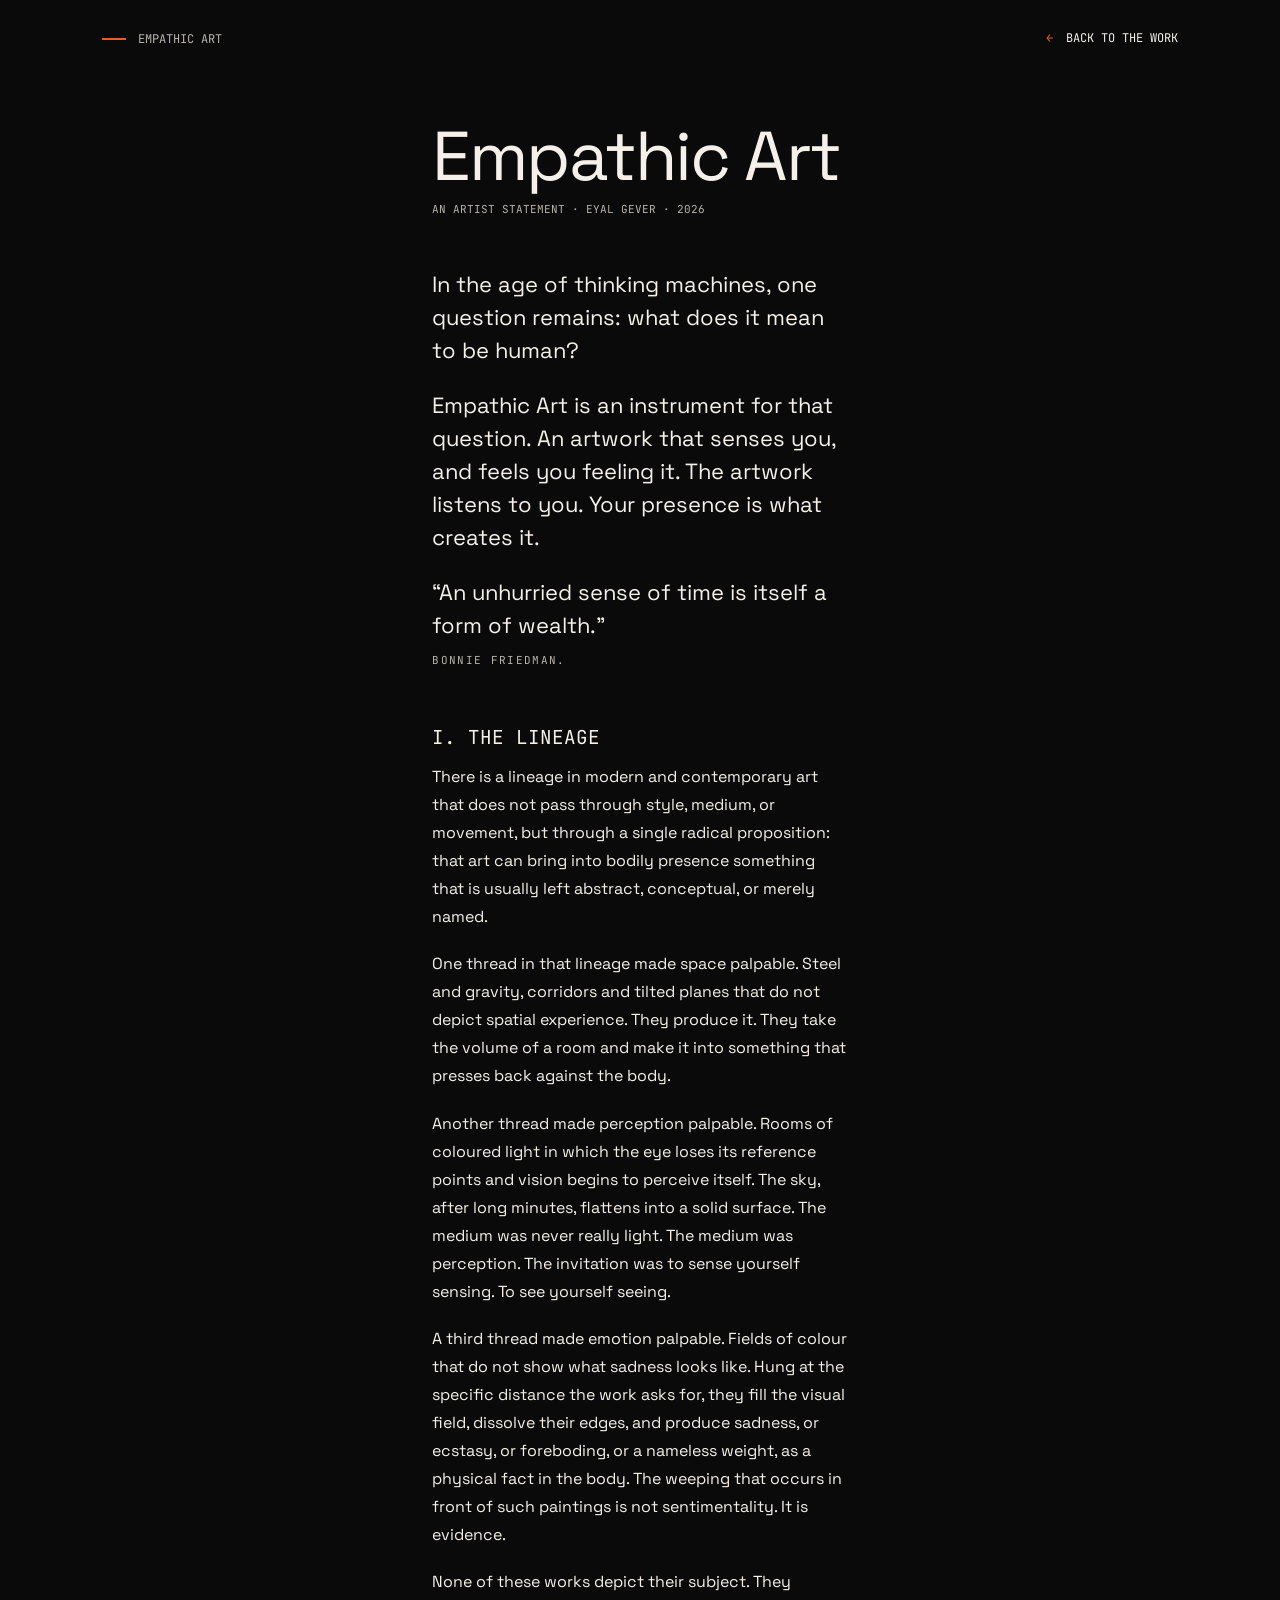
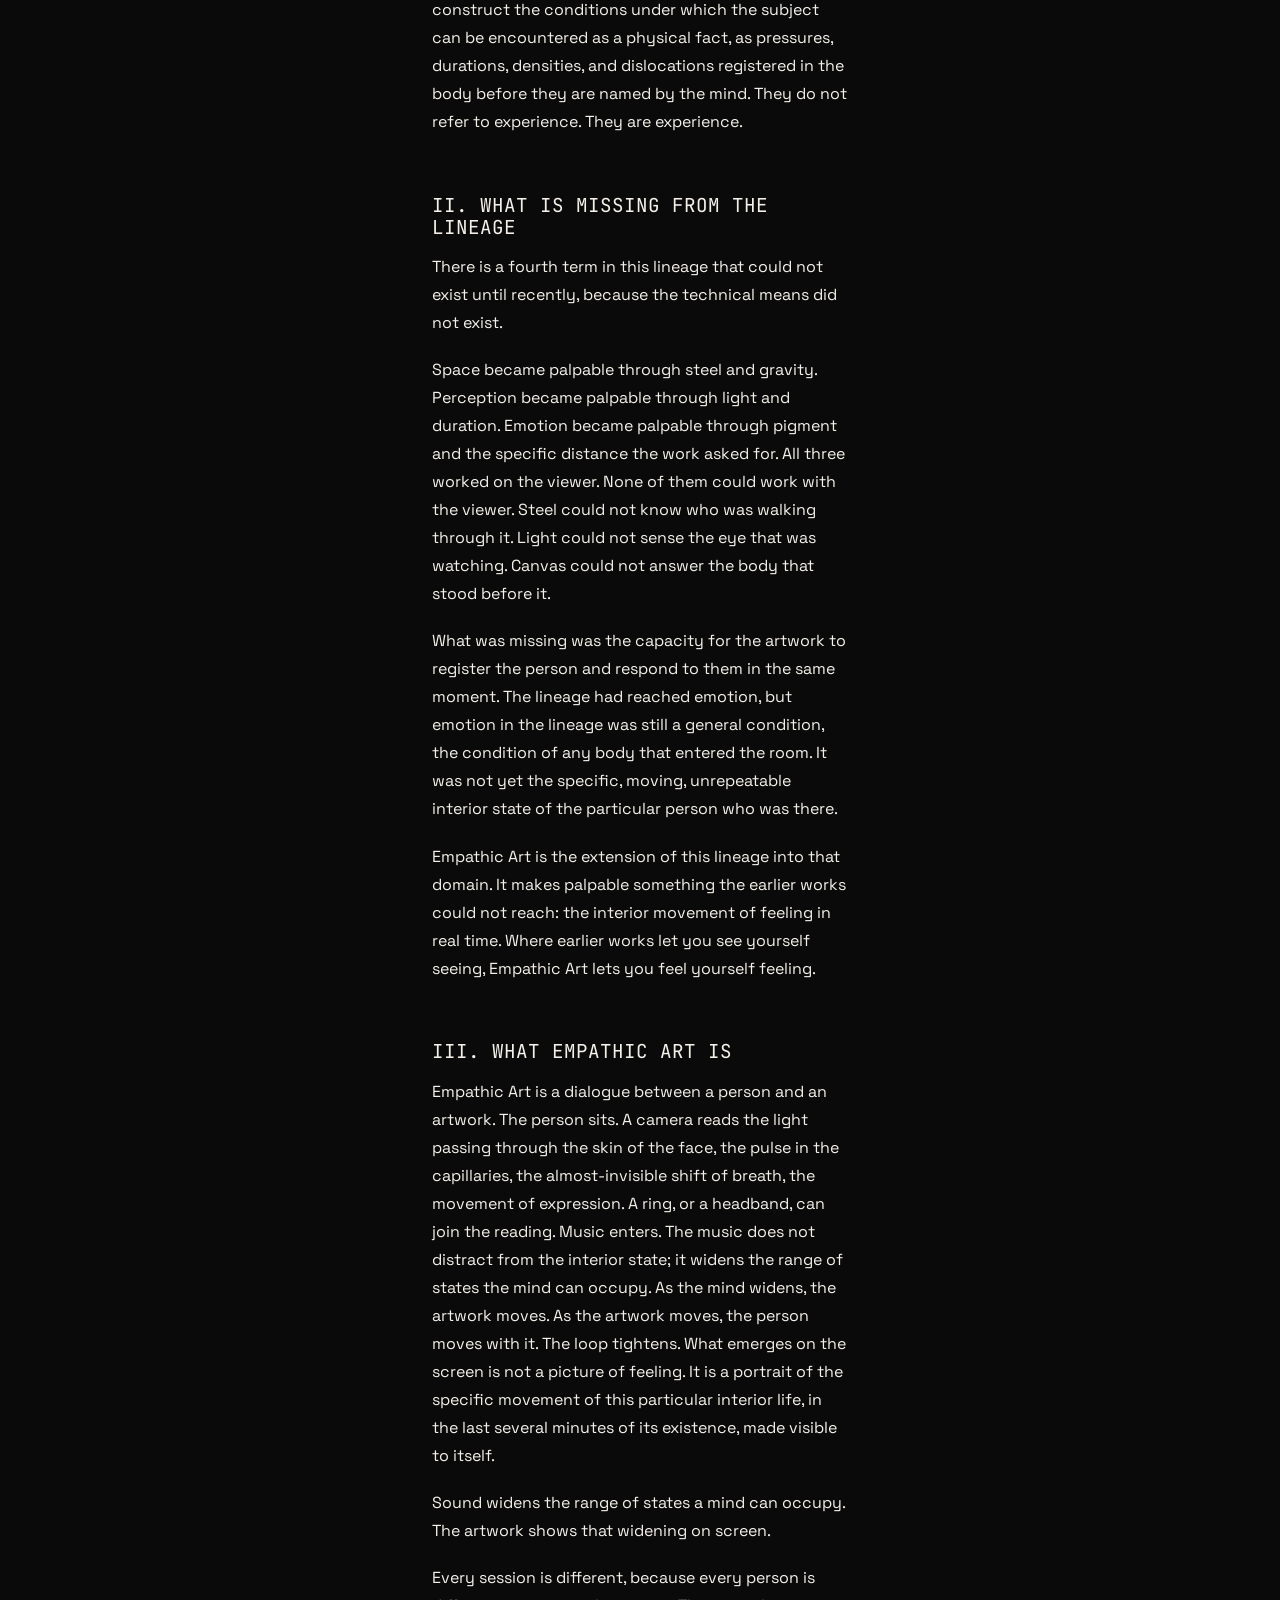
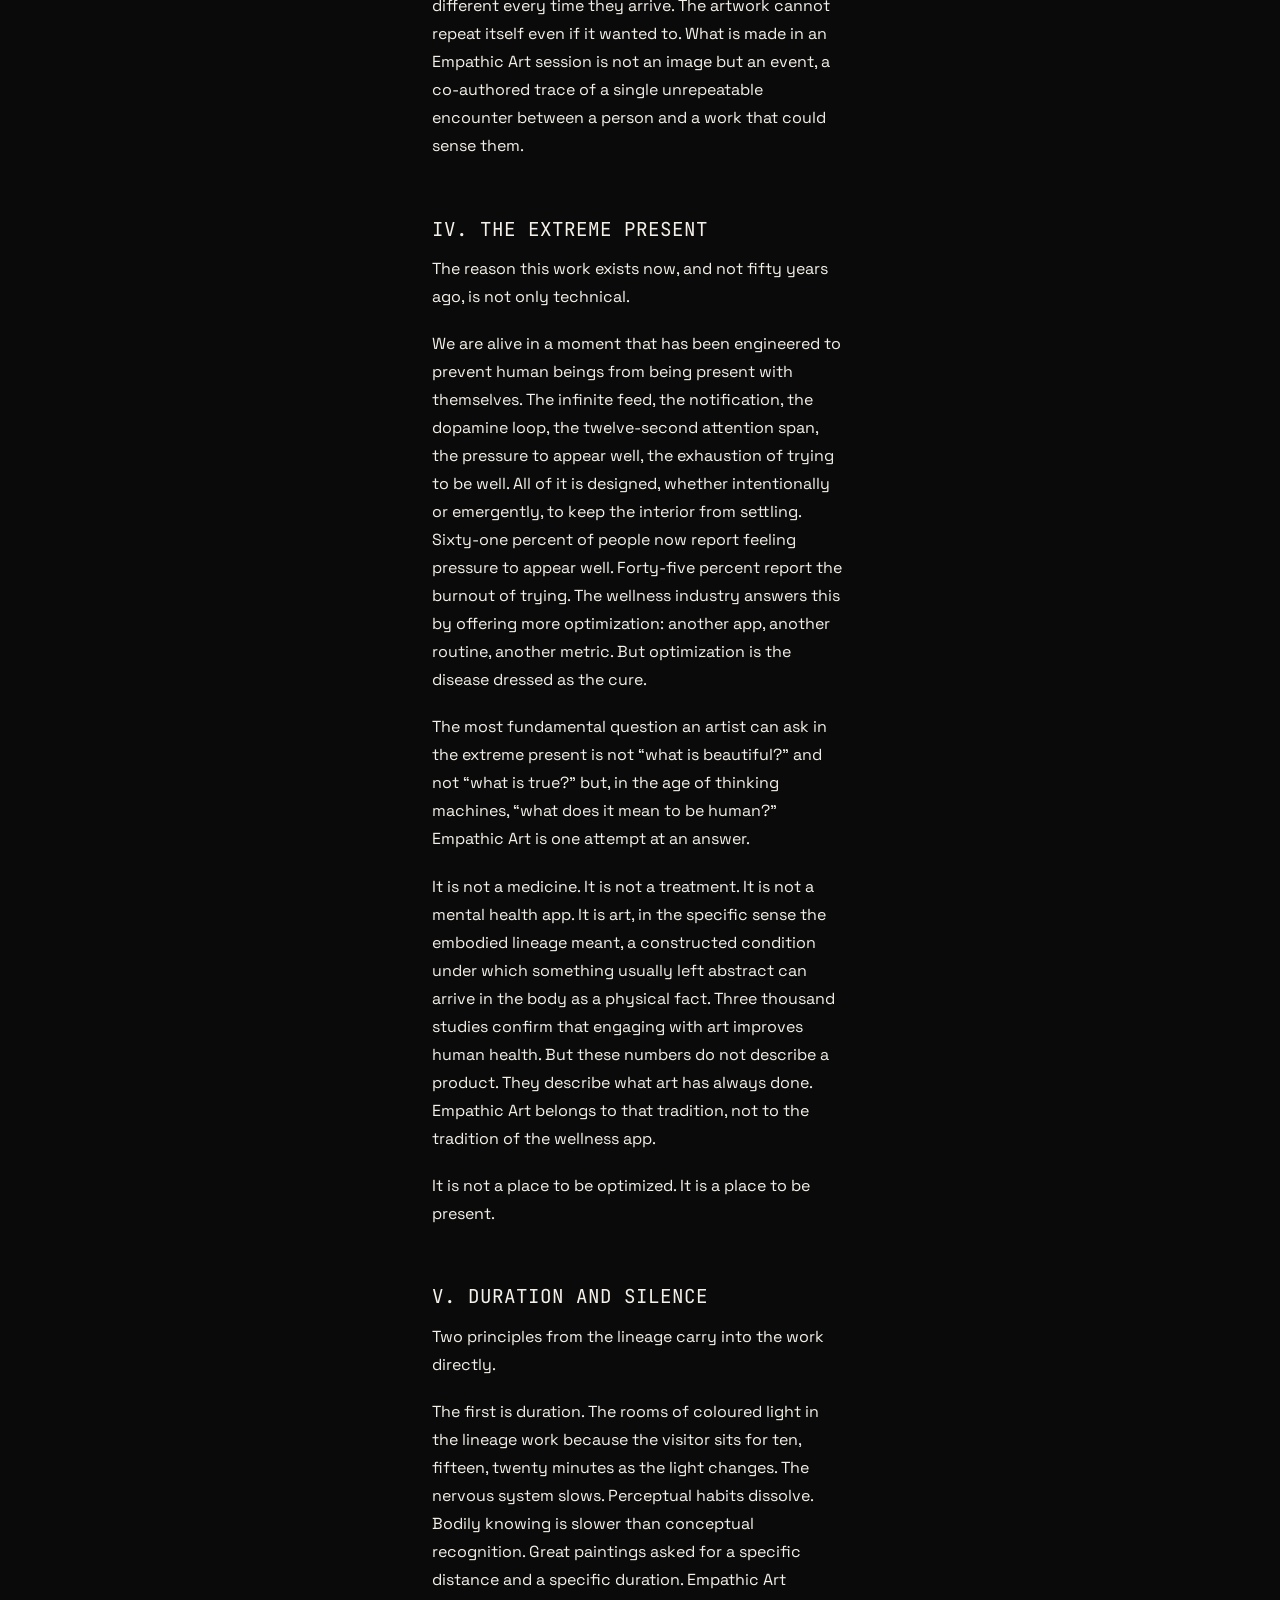
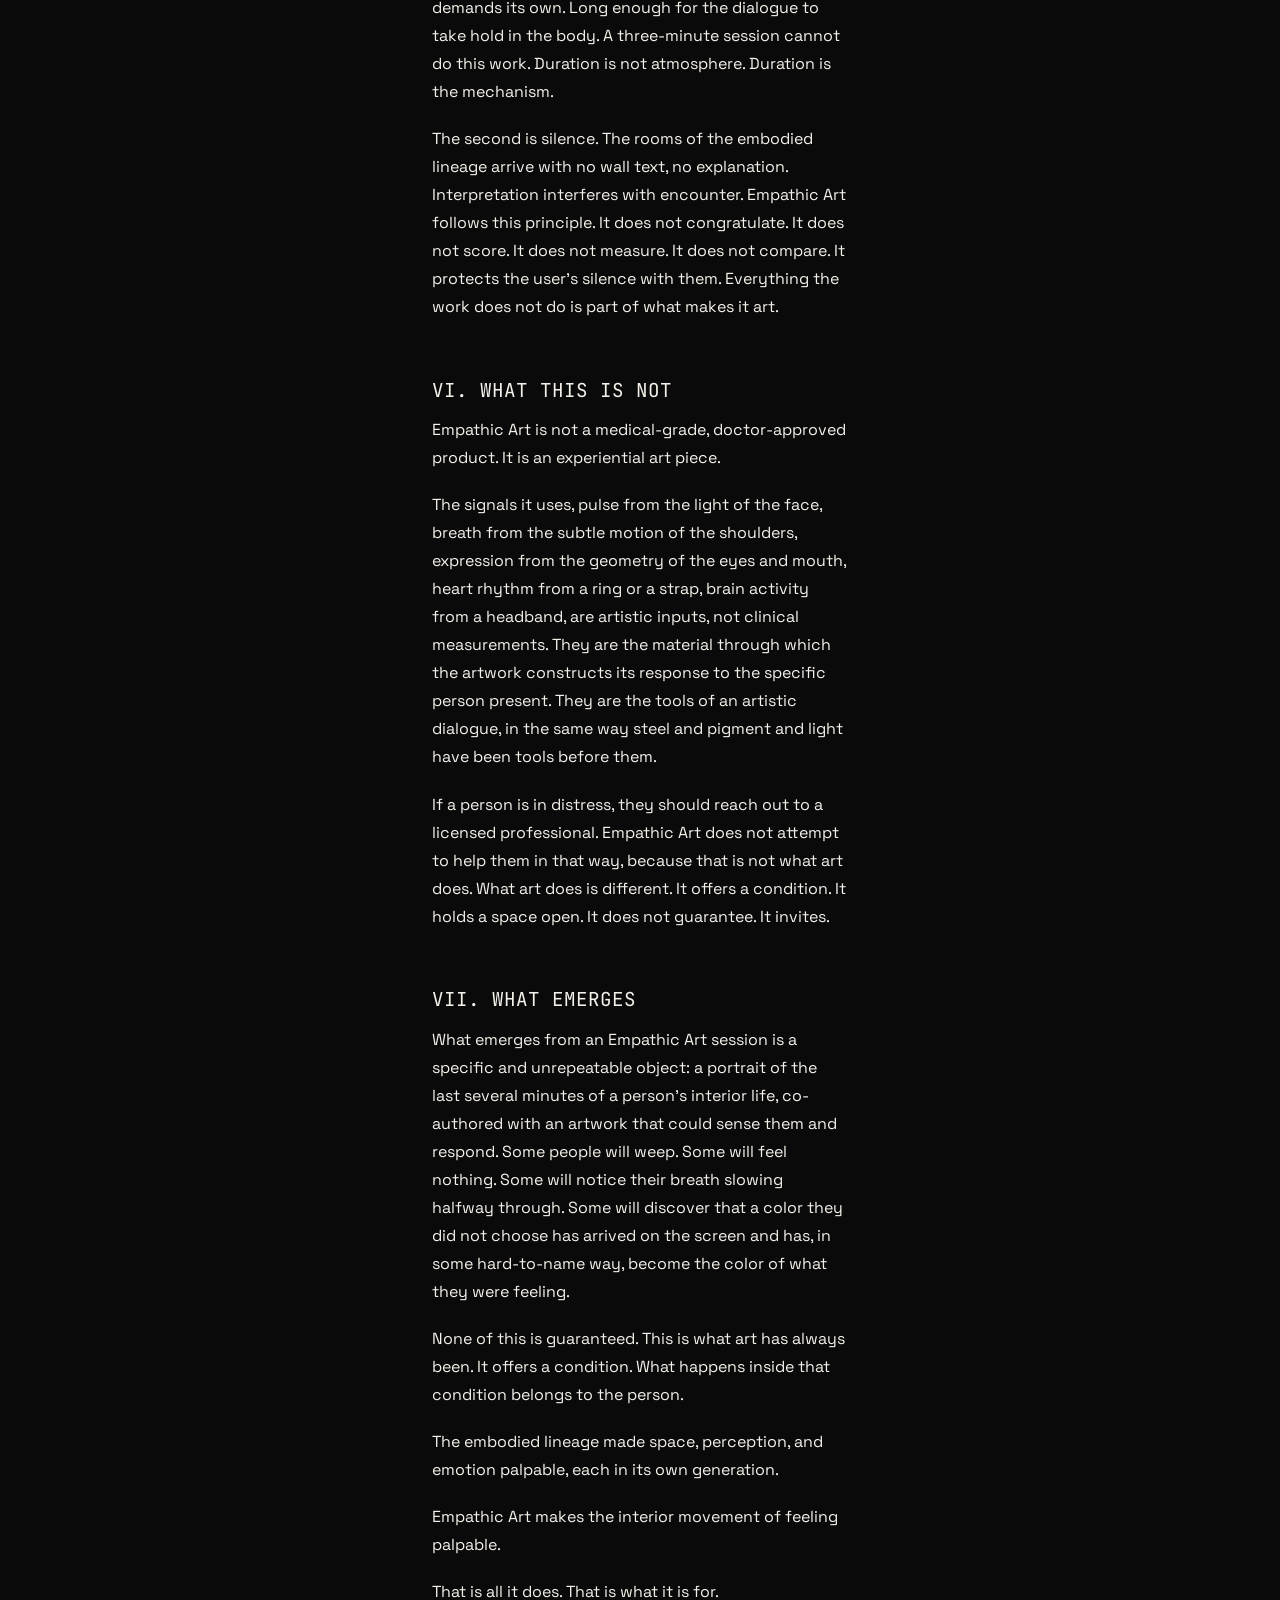
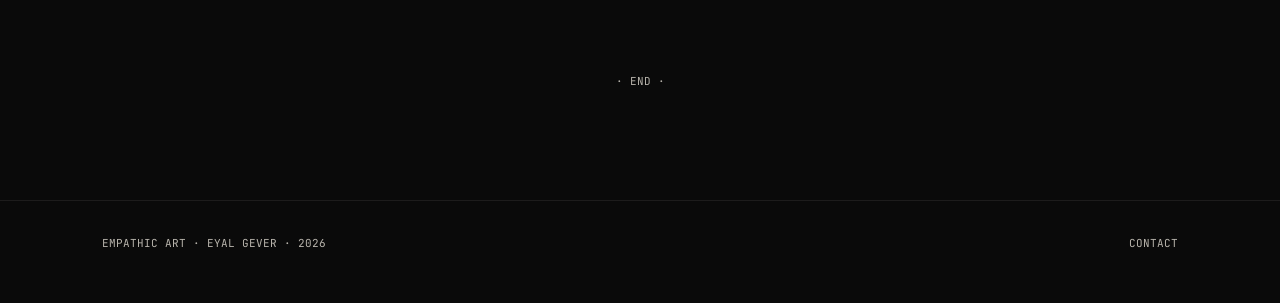
<file: app/about.html>
<!doctype html>
<html lang="en">
<head>
  <meta charset="utf-8" />
  <meta name="viewport" content="width=device-width,initial-scale=1,viewport-fit=cover" />
  <meta name="theme-color" content="#0A0A0A" />
  <link rel="preconnect" href="https://fonts.googleapis.com">
  <link rel="preconnect" href="https://fonts.gstatic.com" crossorigin>
  <link rel="stylesheet" href="https://fonts.googleapis.com/css2?family=Space+Grotesk:wght@400;500;700&family=JetBrains+Mono:wght@400;500;700&display=swap">
  <title>About · Empathic Art</title>
  <meta name="description" content="Empathic Art. An artist statement by Eyal Gever." />

  <!--
    ═══════════════════════════════════════════════════════════════════════
    Empathic Art v2 · About page
    ─────────────────────────────────────────────────────────────────────
    Author   : Eyal Gever
    Content  : docs/v2/ARTIST-STATEMENT.md (rendered as HTML)
    Design   : same tokens as welcome.html; reading page, no canvas.
    ═══════════════════════════════════════════════════════════════════════
  -->

  <style>
    :root {
      --bg: #0A0A0A;
      --fg: #F5F1EA;
      --fg-dim: #B8B4AC;
      --accent: #E85D24;
      --sans: 'Space Grotesk', 'Söhne', -apple-system, BlinkMacSystemFont, 'Helvetica Neue', Arial, sans-serif;
      --mono: 'JetBrains Mono', 'Monument Grotesk Semi-Mono', 'IBM Plex Mono', ui-monospace, monospace;
      --serif: var(--sans);
    }
    * { box-sizing: border-box; margin: 0; padding: 0; }
    html, body {
      background: var(--bg);
      color: var(--fg);
      font-family: var(--sans);
      font-weight: 400;
      -webkit-font-smoothing: antialiased;
      -moz-osx-font-smoothing: grayscale;
    }
    a { color: inherit; text-decoration: none; border-bottom: 1px solid var(--accent); padding-bottom: 1px; }
    a:hover { color: var(--accent); }

    /* ── Top mark ─────────────────────────────────────────────────── */
    .mark {
      position: sticky;
      top: 0;
      background: var(--bg);
      padding: 32px 8vw 24px;
      display: flex;
      align-items: center;
      gap: 12px;
      font-family: var(--mono);
      font-size: 12px;
      line-height: 1.15;
      letter-spacing: 0;
      text-transform: uppercase;
      color: var(--fg-dim);
      z-index: 10;
    }
    .mark a { border: none; }
    .mark .rule {
      width: 24px;
      height: 2px;
      background: var(--accent);
      display: inline-block;
    }
    .mark .back {
      margin-left: auto;
      color: var(--fg);
    }
    .mark .back .arrow { color: var(--accent); margin-right: 6px; }

    /* ── Article ──────────────────────────────────────────────────── */
    article {
      max-width: 620px;
      margin: 0 auto;
      padding: 6vh 8vw 12vh;
      font-size: clamp(1rem, 1.2vw, 1.15rem);
      line-height: 1.75;
    }
    article h1 {
      font-family: var(--sans);
      font-weight: 400;
      font-size: clamp(2.4rem, 5.4vw, 4.4rem);
      line-height: 0.92;
      letter-spacing: -0.03em;
      margin-bottom: 12px;
    }
    article .byline {
      font-family: var(--mono);
      font-size: 11px;
      letter-spacing: 0;
      text-transform: uppercase;
      color: var(--fg-dim);
      margin-bottom: 48px;
    }
    article .lede {
      font-family: var(--sans);
      font-size: 22px;
      line-height: 1.5;
      color: var(--fg);
      max-width: 42rem;
      margin: 0 0 22px;
      font-weight: 400;
    }
    article .lede.byline-quote {
      font-family: var(--mono);
      font-size: 11px;
      letter-spacing: 0.12em;
      text-transform: uppercase;
      color: var(--fg-dim);
      margin-top: -12px;
      margin-bottom: 56px;
    }
    article h2 {
      font-family: var(--mono);
      font-weight: 400;
      font-size: clamp(1.1rem, 1.5vw, 1.35rem);
      line-height: 1.15;
      letter-spacing: 0;
      text-transform: uppercase;
      color: var(--fg);
      margin: 3em 0 0.8em;
    }
    article p {
      margin-bottom: 1.2em;
      color: var(--fg);
    }
    article p + p { margin-top: 0; }
    article hr {
      border: 0;
      border-top: 1px solid rgba(245,241,234,0.15);
      margin: 4em 0;
    }
    article .end {
      text-align: center;
      color: var(--fg-dim);
      font-family: var(--mono);
      font-size: 11px;
      letter-spacing: 0;
      text-transform: uppercase;
      margin-top: 6em;
    }

    footer {
      padding: 4vh 8vw 6vh;
      display: flex;
      justify-content: space-between;
      align-items: center;
      font-family: var(--mono);
      font-size: 11px;
      line-height: 1.15;
      letter-spacing: 0;
      text-transform: uppercase;
      color: var(--fg-dim);
      border-top: 1px solid rgba(245,241,234,0.08);
    }
    footer a { border: none; }

    @media (max-width: 780px) {
      .mark { padding: 24px 6vw 20px; }
      article { padding: 4vh 6vw 10vh; }
      footer { flex-direction: column; align-items: flex-start; gap: 12px; padding: 4vh 6vw 6vh; }
    }
  </style>
</head>
<body>

  <div class="mark">
    <span class="rule"></span>
    <span>EMPATHIC&nbsp;ART</span>
    <a class="back" href="/welcome.html"><span class="arrow">←</span> Back to the work</a>
  </div>

  <article>

    <h1>Empathic Art</h1>
    <div class="byline">An artist statement · Eyal Gever · 2026</div>

    <p class="lede">In the age of thinking machines, one question remains: what does it mean to be human?</p>
    <p class="lede">Empathic Art is an instrument for that question. An artwork that senses you, and feels you feeling it. The artwork listens to you. Your presence is what creates it.</p>
    <p class="lede">“An unhurried sense of time is itself a form of wealth.”</p>
    <p class="lede byline-quote">Bonnie Friedman.</p>

    <h2>I. The lineage</h2>
    <p>There is a lineage in modern and contemporary art that does not pass through style, medium, or movement, but through a single radical proposition: that art can bring into bodily presence something that is usually left abstract, conceptual, or merely named.</p>
    <p>One thread in that lineage made space palpable. Steel and gravity, corridors and tilted planes that do not depict spatial experience. They produce it. They take the volume of a room and make it into something that presses back against the body.</p>
    <p>Another thread made perception palpable. Rooms of coloured light in which the eye loses its reference points and vision begins to perceive itself. The sky, after long minutes, flattens into a solid surface. The medium was never really light. The medium was perception. The invitation was to sense yourself sensing. To see yourself seeing.</p>
    <p>A third thread made emotion palpable. Fields of colour that do not show what sadness looks like. Hung at the specific distance the work asks for, they fill the visual field, dissolve their edges, and produce sadness, or ecstasy, or foreboding, or a nameless weight, as a physical fact in the body. The weeping that occurs in front of such paintings is not sentimentality. It is evidence.</p>
    <p>None of these works depict their subject. They construct the conditions under which the subject can be encountered as a physical fact, as pressures, durations, densities, and dislocations registered in the body before they are named by the mind. They do not refer to experience. They are experience.</p>

    <h2>II. What is missing from the lineage</h2>
    <p>There is a fourth term in this lineage that could not exist until recently, because the technical means did not exist.</p>
    <p>Space became palpable through steel and gravity. Perception became palpable through light and duration. Emotion became palpable through pigment and the specific distance the work asked for. All three worked on the viewer. None of them could work with the viewer. Steel could not know who was walking through it. Light could not sense the eye that was watching. Canvas could not answer the body that stood before it.</p>
    <p>What was missing was the capacity for the artwork to register the person and respond to them in the same moment. The lineage had reached emotion, but emotion in the lineage was still a general condition, the condition of any body that entered the room. It was not yet the specific, moving, unrepeatable interior state of the particular person who was there.</p>
    <p>Empathic Art is the extension of this lineage into that domain. It makes palpable something the earlier works could not reach: the interior movement of feeling in real time. Where earlier works let you see yourself seeing, Empathic Art lets you feel yourself feeling.</p>

    <h2>III. What Empathic Art is</h2>
    <p>Empathic Art is a dialogue between a person and an artwork. The person sits. A camera reads the light passing through the skin of the face, the pulse in the capillaries, the almost-invisible shift of breath, the movement of expression. A ring, or a headband, can join the reading. Music enters. The music does not distract from the interior state; it widens the range of states the mind can occupy. As the mind widens, the artwork moves. As the artwork moves, the person moves with it. The loop tightens. What emerges on the screen is not a picture of feeling. It is a portrait of the specific movement of this particular interior life, in the last several minutes of its existence, made visible to itself.</p>
    <p>Sound widens the range of states a mind can occupy. The artwork shows that widening on screen.</p>
    <p>Every session is different, because every person is different every time they arrive. The artwork cannot repeat itself even if it wanted to. What is made in an Empathic Art session is not an image but an event, a co-authored trace of a single unrepeatable encounter between a person and a work that could sense them.</p>

    <h2>IV. The extreme present</h2>
    <p>The reason this work exists now, and not fifty years ago, is not only technical.</p>
    <p>We are alive in a moment that has been engineered to prevent human beings from being present with themselves. The infinite feed, the notification, the dopamine loop, the twelve-second attention span, the pressure to appear well, the exhaustion of trying to be well. All of it is designed, whether intentionally or emergently, to keep the interior from settling. Sixty-one percent of people now report feeling pressure to appear well. Forty-five percent report the burnout of trying. The wellness industry answers this by offering more optimization: another app, another routine, another metric. But optimization is the disease dressed as the cure.</p>
    <p>The most fundamental question an artist can ask in the extreme present is not “what is beautiful?” and not “what is true?” but, in the age of thinking machines, “what does it mean to be human?” Empathic Art is one attempt at an answer.</p>
    <p>It is not a medicine. It is not a treatment. It is not a mental health app. It is art, in the specific sense the embodied lineage meant, a constructed condition under which something usually left abstract can arrive in the body as a physical fact. Three thousand studies confirm that engaging with art improves human health. But these numbers do not describe a product. They describe what art has always done. Empathic Art belongs to that tradition, not to the tradition of the wellness app.</p>
    <p>It is not a place to be optimized. It is a place to be present.</p>

    <h2>V. Duration and silence</h2>
    <p>Two principles from the lineage carry into the work directly.</p>
    <p>The first is duration. The rooms of coloured light in the lineage work because the visitor sits for ten, fifteen, twenty minutes as the light changes. The nervous system slows. Perceptual habits dissolve. Bodily knowing is slower than conceptual recognition. Great paintings asked for a specific distance and a specific duration. Empathic Art demands its own. Long enough for the dialogue to take hold in the body. A three-minute session cannot do this work. Duration is not atmosphere. Duration is the mechanism.</p>
    <p>The second is silence. The rooms of the embodied lineage arrive with no wall text, no explanation. Interpretation interferes with encounter. Empathic Art follows this principle. It does not congratulate. It does not score. It does not measure. It does not compare. It protects the user’s silence with them. Everything the work does not do is part of what makes it art.</p>

    <h2>VI. What this is not</h2>
    <p>Empathic Art is not a medical-grade, doctor-approved product. It is an experiential art piece.</p>
    <p>The signals it uses, pulse from the light of the face, breath from the subtle motion of the shoulders, expression from the geometry of the eyes and mouth, heart rhythm from a ring or a strap, brain activity from a headband, are artistic inputs, not clinical measurements. They are the material through which the artwork constructs its response to the specific person present. They are the tools of an artistic dialogue, in the same way steel and pigment and light have been tools before them.</p>
    <p>If a person is in distress, they should reach out to a licensed professional. Empathic Art does not attempt to help them in that way, because that is not what art does. What art does is different. It offers a condition. It holds a space open. It does not guarantee. It invites.</p>

    <h2>VII. What emerges</h2>
    <p>What emerges from an Empathic Art session is a specific and unrepeatable object: a portrait of the last several minutes of a person’s interior life, co-authored with an artwork that could sense them and respond. Some people will weep. Some will feel nothing. Some will notice their breath slowing halfway through. Some will discover that a color they did not choose has arrived on the screen and has, in some hard-to-name way, become the color of what they were feeling.</p>
    <p>None of this is guaranteed. This is what art has always been. It offers a condition. What happens inside that condition belongs to the person.</p>
    <p>The embodied lineage made space, perception, and emotion palpable, each in its own generation.</p>
    <p>Empathic Art makes the interior movement of feeling palpable.</p>
    <p>That is all it does. That is what it is for.</p>

    <div class="end">· End ·</div>

  </article>

  <footer>
    <div>Empathic Art · Eyal Gever · 2026</div>
    <div><a href="mailto:eyalgever@gmail.com">Contact</a></div>
  </footer>

</body>
</html>
</file>
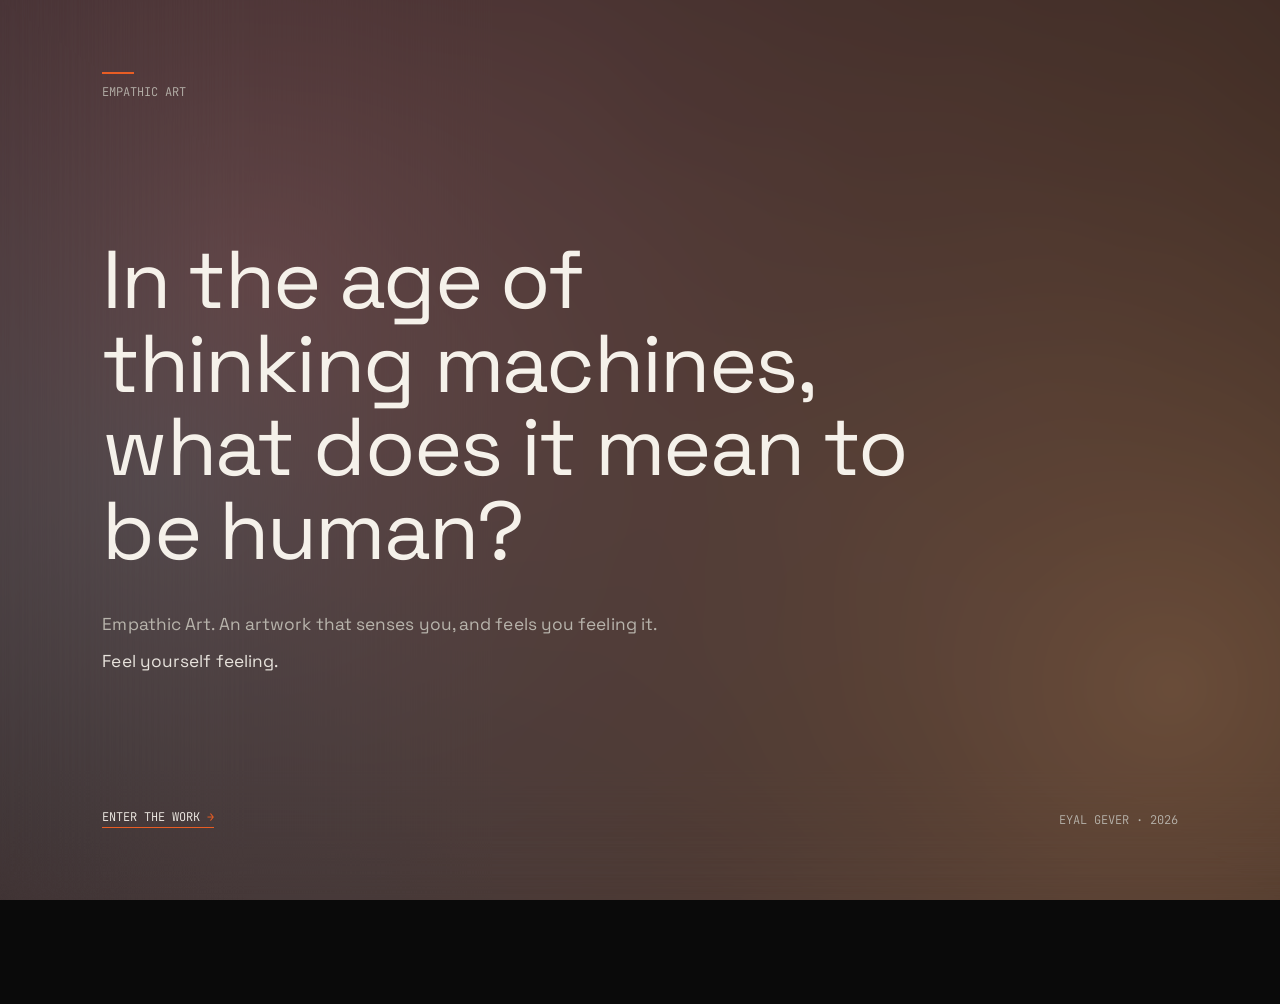
<file: app/welcome.html>
<!doctype html>
<html lang="en">
<head>
  <meta charset="utf-8" />
  <meta name="viewport" content="width=device-width,initial-scale=1,viewport-fit=cover" />
  <meta name="theme-color" content="#0A0A0A" />
  <link rel="preconnect" href="https://fonts.googleapis.com">
  <link rel="preconnect" href="https://fonts.gstatic.com" crossorigin>
  <link rel="stylesheet" href="https://fonts.googleapis.com/css2?family=Space+Grotesk:wght@400;500;700&family=JetBrains+Mono:wght@400;500;700&display=swap">
  <title>Empathic Art · Eyal Gever</title>
  <meta name="description" content="In the age of thinking machines, what does it mean to be human? Empathic Art. An artwork that senses you, and feels you feeling it. Feel yourself feeling." />
  <meta property="og:title" content="Empathic Art. In the age of thinking machines, what does it mean to be human?" />
  <meta property="og:description" content="An artwork that senses you, and feels you feeling it. Feel yourself feeling." />
  <meta property="og:type" content="website" />

  <!--
    ═══════════════════════════════════════════════════════════════════════
    Empathic Art v2 · Landing Page
    ─────────────────────────────────────────────────────────────────────
    Author   : Eyal Gever
    License  : Proprietary — Empathic Art © 2026
    Spec     : docs/v2/LANDING-PAGE-ARCHITECTURE.md

    Design intent: Kunsthalle wall label, not startup homepage.
    One screen, black, generous negative space, no marketing UI.
    Animated Rothko canvas, title, two subtitles, Enter CTA, footer.
    ═══════════════════════════════════════════════════════════════════════
  -->

  <style>
    :root {
      --bg: #0A0A0A;
      --bg-warm: #100D0B;
      --fg: #F5F1EA;
      --fg-dim: #B8B4AC;
      --accent: #E85D24;
      /* Open-style: one grotesk family, two cuts. Space Grotesk stands in for
         Monument Grotesk (proportional). JetBrains Mono stands in for the
         Semi-Mono cut used for hero headline + micro-labels. Upgrade both to
         licensed Monument Grotesk before launch. */
      --sans: 'Space Grotesk', 'Söhne', 'Suisse', -apple-system, BlinkMacSystemFont, 'Helvetica Neue', Arial, sans-serif;
      --mono: 'JetBrains Mono', 'Monument Grotesk Semi-Mono', 'IBM Plex Mono', 'Söhne Mono', ui-monospace, monospace;
      /* --serif kept only in case anything falls through; nothing should use it. */
      --serif: var(--sans);
    }

    * { box-sizing: border-box; margin: 0; padding: 0; }

    html, body {
      background: var(--bg);
      color: var(--fg);
      font-family: var(--sans);
      font-weight: 300;
      -webkit-font-smoothing: antialiased;
      -moz-osx-font-smoothing: grayscale;
      overflow-x: hidden;
    }

    body {
      scroll-behavior: smooth;
    }

    a { color: inherit; text-decoration: none; }
    a:hover { color: var(--accent); }

    /* ── Section base ─────────────────────────────────────────────── */
    html, body { height: 100%; }
    section {
      height: 100vh;
      padding: 8vh 8vw;
      display: flex;
      flex-direction: column;
      justify-content: center;
      position: relative;
    }

    .rule {
      width: 32px;
      height: 2px;
      background: var(--accent);
      display: inline-block;
    }

    /* ── Hero ─────────────────────────────────────────── */
    .hero {
      background: #0A0A0A;
      overflow: hidden;
    }
    /* Real Empathic Art canvas — ChapelStyle (Rothko-derived color field).
       Sits behind the type at 62% opacity so the composition breathes
       without fighting the headline. */
    .hero-canvas {
      position: absolute;
      inset: 0;
      width: 100%;
      height: 100%;
      opacity: 0.62;
      z-index: 0;
      display: block;
    }
    /* Fallback gradient shown until the canvas mounts (or on browsers
       without WebGL2). Same warm Rothko palette so the transition is
       invisible when the canvas fades in. */
    .hero-fallback {
      position: absolute;
      inset: 0;
      opacity: 0.55;
      background:
        radial-gradient(circle at 30% 30%, rgba(180,60,30,0.35) 0%, transparent 55%),
        radial-gradient(circle at 70% 70%, rgba(80,25,45,0.45) 0%, transparent 60%),
        radial-gradient(circle at 50% 90%, rgba(25,15,40,0.6) 0%, transparent 55%);
      z-index: 0;
      transition: opacity 1.2s ease;
    }
    .hero-fallback.faded { opacity: 0; }
    .hero-content {
      position: relative;
      z-index: 1;
      display: grid;
      grid-template-rows: auto 1fr auto;
      min-height: 84vh;
    }
    .hero-mark {
      display: flex;
      flex-direction: column;
      gap: 12px;
      font-family: var(--mono);
      font-size: 12px;
      line-height: 1.15;
      letter-spacing: 0;
      text-transform: uppercase;
      color: var(--fg-dim);
    }
    .hero-center {
      display: flex;
      flex-direction: column;
      justify-content: center;
      gap: 40px;
      max-width: 900px;
    }
    /*
      Hero headline — Open's "A place to come to your senses." treatment.
      Proportional grotesk (Monument Grotesk Regular stand-in: Space Grotesk),
      weight 400, mixed case, VERY large, tight negative tracking (-0.03em),
      tight leading (0.92). This is the editorial-statement type Open uses
      for their big quote, not the mono clinical hero.
    */
    .hero-headline {
      font-family: var(--sans);
      font-weight: 400;
      /* Two-line register (Question). Slightly smaller than the single-line
         cut so the second line breathes on iPhone. */
      font-size: clamp(2.2rem, 6.4vw, 5.2rem);
      line-height: 1.02;
      letter-spacing: -0.02em;
      text-wrap: balance;
    }
    /* Subtitles — proportional sans, mixed case, body-copy scale. */
    .hero-subhead {
      font-family: var(--sans);
      font-weight: 400;
      font-size: clamp(1rem, 1.35vw, 1.25rem);
      line-height: 1.4;
      color: var(--fg-dim);
      max-width: 640px;
      letter-spacing: 0.005em;
      display: flex;
      flex-direction: column;
      gap: 0.7em;
    }
    .hero-subhead-echo {
      color: var(--fg);
      font-style: normal;
      opacity: 0.92;
    }
    /* Bottom hero row — uppercase mono, no added tracking. */
    .hero-footer {
      display: flex;
      justify-content: space-between;
      align-items: flex-end;
      font-family: var(--mono);
      font-size: 12px;
      line-height: 1.15;
      letter-spacing: 0;
      text-transform: uppercase;
      color: var(--fg-dim);
    }
    .hero-footer a { color: var(--fg); border-bottom: 1px solid var(--accent); padding-bottom: 2px; }

    /* ── Footer ───────────────────────────────────────── */
    footer {
      background: var(--bg);
      padding: 4vh 8vw 6vh;
      display: flex;
      justify-content: space-between;
      align-items: center;
      font-family: var(--mono);
      font-size: 11px;
      line-height: 1.15;
      letter-spacing: 0;
      text-transform: uppercase;
      color: var(--fg-dim);
      border-top: 1px solid rgba(245,241,234,0.08);
    }
    footer .links a { margin-left: 24px; }
    footer .links a:first-child { margin-left: 0; }

    /* ── Responsive ───────────────────────────────────────────────── */
    @media (max-width: 780px) {
      section { padding: 6vh 6vw; }
      .hero-footer { flex-direction: column; align-items: flex-start; gap: 16px; }
      footer { flex-direction: column; align-items: flex-start; gap: 12px; }
      footer .links a { margin-left: 0; margin-right: 20px; }
    }

    /* Accessibility · reduce motion */
    @media (prefers-reduced-motion: reduce) {
      .hero-fluid { animation: none; }
      body { scroll-behavior: auto; }
    }
  </style>
</head>
<body>

  <!-- ═══ SECTION 1 · HERO ══════════════════════════════════════════ -->
  <section class="hero">
    <canvas class="hero-canvas" id="hero-canvas" aria-hidden="true"></canvas>
    <div class="hero-fallback" id="hero-fallback" aria-hidden="true"></div>
    <div class="hero-content">
      <div class="hero-mark">
        <span class="rule"></span>
        <span>EMPATHIC&nbsp;ART</span>
      </div>

      <div class="hero-center">
        <h1 class="hero-headline">In the age of thinking machines,<br />what does it mean to be human?</h1>
        <div class="hero-subhead">
          <span>Empathic Art. An artwork that senses you, and feels you feeling it.</span>
          <span class="hero-subhead-echo">Feel yourself feeling.</span>
        </div>
      </div>

      <div class="hero-footer">
        <a href="/index.html">Enter the work <span style="color:var(--accent)">→</span></a>
        <span>Eyal&nbsp;Gever&nbsp;·&nbsp;2026</span>
      </div>
    </div>
  </section>

  <!--
    Hero visual · ChapelStyle · Rothko-derived color field.
    Driven by a slow, incommensurate 3-axis emotional drift so the frame
    breathes without ever appearing to loop. Ambient-only — no user input.
    Runs at reduced opacity behind the type. Respects prefers-reduced-motion.
  -->
  <script type="module">
    import { ChapelStyle } from "./src/visuals/chapel-style.js?v=1.3.1";

    const canvas = document.getElementById("hero-canvas");
    const fallback = document.getElementById("hero-fallback");

    // Respect reduced-motion — leave the gradient fallback in place.
    const reduce = window.matchMedia("(prefers-reduced-motion: reduce)").matches;
    if (reduce) {
      canvas.style.display = "none";
    } else {
      try {
        // ChapelStyle checks its own WebGL2 support; if it throws, we fall
        // through to the gradient fallback.
        const style = new ChapelStyle(canvas);

        // Ambient emotional drift — three incommensurate sine cycles so
        // the visual never returns to the same state within a visit.
        //   valence  drifts through [-0.35, +0.55]  · period 187s
        //   arousal  drifts through [-0.15, +0.35]  · period 143s
        //   openness drifts through [ 0.35, 0.75]  · period 211s
        // The bounds keep the palette inside Rothko's late-period range —
        // moody, warm, saturated, never anxious or celebratory.
        const startT = performance.now();
        const drift = (now) => {
          const t = (now - startT) / 1000; // seconds
          const v = 0.10 + 0.45 * Math.sin((2 * Math.PI * t) / 187);
          const a = 0.10 + 0.25 * Math.sin((2 * Math.PI * t) / 143 + 1.7);
          const o = 0.55 + 0.20 * Math.sin((2 * Math.PI * t) / 211 + 3.1);
          try { style.setEmotion(v, a, o); } catch { /* style not ready yet */ }
          driftRAF = requestAnimationFrame(drift);
        };
        let driftRAF = requestAnimationFrame(drift);

        style.start();

        // Fade the gradient fallback out once the canvas has a frame or two.
        setTimeout(() => fallback.classList.add("faded"), 400);

        // Re-fit on resize.
        const ro = new ResizeObserver(() => { try { style.resize(); } catch {} });
        ro.observe(canvas);

        // Pause when the tab is hidden (browsers throttle anyway, but this
        // stops the drift walker cleanly).
        document.addEventListener("visibilitychange", () => {
          if (document.hidden) {
            cancelAnimationFrame(driftRAF);
            try { style.stop(); } catch {}
          } else {
            try { style.start(); } catch {}
            driftRAF = requestAnimationFrame(drift);
          }
        });
      } catch (err) {
        // Any failure (WebGL2 unsupported, module load error, etc.) leaves
        // the gradient fallback in place. No user-facing error.
        console.warn("[hero] ChapelStyle unavailable, using gradient fallback:", err);
        canvas.style.display = "none";
      }
    }
  </script>

  <!-- ═══ FOOTER ═══════════════════════════════════════════════════ -->
  <footer>
    <div>Empathic Art · Eyal Gever · 2026</div>
    <div class="links">
      <a href="/about.html">About</a>
      <a href="mailto:eyalgever@gmail.com">Contact</a>
    </div>
  </footer>

</body>
</html>
</file>
<file: app/styles/tokens.css>
/* =============================================================
   Empathic App — Design Tokens
   © 2026 Eyal Gever. All rights reserved.
   Namespace: ea- (Empathic App)
   ============================================================= */

:root {
  /* --- Surface: warm cream, like Boundless but slightly warmer --- */
  --ea-surface:        #FBF6EC;    /* app background */
  --ea-surface-2:      #F5EEDF;    /* card fills, secondary surface */
  --ea-surface-3:      #EEE4D0;    /* pressed / active surface */
  --ea-ink:            #1B1512;    /* primary text */
  --ea-ink-2:          #4A3F38;    /* secondary text */
  --ea-ink-3:          #857868;    /* tertiary text, hints */
  --ea-line:           rgba(27, 21, 18, 0.10);  /* hairlines */
  --ea-line-strong:    rgba(27, 21, 18, 0.22);

  /* Aliases for legibility in dark session states */
  --ea-cream:          #FBF6EC;    /* alias of --ea-surface, used on dark overlays */

  /* --- Signature red-orange (Empathic accent) --- */
  --ea-accent:         #E85A3C;    /* primary CTA, active states */
  --ea-accent-hover:   #D24A2E;
  --ea-accent-soft:    #F4C4B8;    /* countdown numerals, subtle fills */
  --ea-accent-tint:    rgba(232, 90, 60, 0.08);

  /* --- Emotion palette (Valence × Arousal → RGB) ---
     Anchor colors at the 4 quadrant corners; interpolated at runtime. */
  --ea-emo-energized:  #E85A3C;    /* +Arousal midline (red-orange) */
  --ea-emo-positive:   #E8A93C;    /* +Valence midline (amber) */
  --ea-emo-tired:      #6B7BA8;    /* -Arousal midline (dusk blue) */
  --ea-emo-negative:   #8C5A9E;    /* -Valence midline (violet) */

  /* --- REC / recording state --- */
  --ea-rec:            #D42C1F;
  --ea-rec-dim:        rgba(212, 44, 31, 0.15);

  /* --- Type ---
   * v2 pass (Aug 26, 2026): swapped Inter Tight -> Space Grotesk for UI/body.
   * Reason: the opening sequence and the Age-of-Thinking-Machines reference
   * decks share this typographic voice; the rest of the app should meet it
   * without a font seam. Fraunces stays for the display slot; JetBrains Mono
   * for data / captions. Loaded at the root of index.html. */
  --ea-font-display: "Fraunces", "Cormorant Garamond", "Georgia", serif;
  --ea-font-ui:      "Space Grotesk", ui-sans-serif, -apple-system, BlinkMacSystemFont, "Segoe UI", Roboto, sans-serif;
  --ea-font-body:    "Space Grotesk", ui-sans-serif, -apple-system, BlinkMacSystemFont, "Segoe UI", Roboto, sans-serif;
  --ea-font-mono:    "JetBrains Mono", "SF Mono", Menlo, monospace;

  /* Numeric display font — heavy, geometric, tabular. Mirrors the Boundless
   * app's session timer / countdown style. On iOS this resolves to SF Pro
   * Display (system), which is the exact typeface Boundless uses; on other
   * platforms we fall back to the closest available geometric sans. */
  --ea-font-numeric: -apple-system, BlinkMacSystemFont, "SF Pro Display", "SF Pro Text",
                     "Helvetica Neue", "Segoe UI", "Roboto", system-ui, sans-serif;

  /* Emotion word font — warm, elegant serif with italic support. Sits in
   * the middle of the fluid canvas as the session's ephemeral "feeling"
   * label. Falls back to platform serifs if Fraunces isn't loaded. */
  --ea-font-feeling: "Fraunces", "Cormorant Garamond", "Iowan Old Style", "Georgia", serif;

  /* Type scale */
  --ea-t-display:    clamp(48px, 12vw, 128px);   /* countdown numeral */
  --ea-t-title:      clamp(28px, 5vw, 40px);     /* screen title */
  --ea-t-h2:         22px;
  --ea-t-h3:         18px;
  --ea-t-body:       16px;
  --ea-t-small:      14px;
  --ea-t-mono:       12px;

  --ea-leading-tight:  1.1;
  --ea-leading-normal: 1.45;
  --ea-leading-loose:  1.65;

  /* Weights */
  --ea-w-light:  300;
  --ea-w-regular: 400;
  --ea-w-medium: 500;
  --ea-w-semi:   600;
  --ea-w-bold:   700;

  /* --- Spacing (8pt system) --- */
  --ea-s-1:  4px;
  --ea-s-2:  8px;
  --ea-s-3:  12px;
  --ea-s-4:  16px;
  --ea-s-5:  20px;
  --ea-s-6:  24px;
  --ea-s-8:  32px;
  --ea-s-10: 40px;
  --ea-s-12: 48px;
  --ea-s-16: 64px;
  --ea-s-20: 80px;

  /* --- Radii --- */
  --ea-r-sm:  8px;
  --ea-r-md:  14px;
  --ea-r-lg:  20px;
  --ea-r-xl:  28px;
  --ea-r-pill: 999px;

  /* --- Elevation (very subtle — cream background) --- */
  --ea-shadow-1: 0 1px 2px rgba(27, 21, 18, 0.04),
                 0 2px 8px  rgba(27, 21, 18, 0.03);
  --ea-shadow-2: 0 2px 6px  rgba(27, 21, 18, 0.06),
                 0 8px 24px rgba(27, 21, 18, 0.05);
  --ea-shadow-cta: 0 4px 12px rgba(232, 90, 60, 0.28);

  /* --- Motion --- */
  --ea-ease-out:   cubic-bezier(0.22, 1, 0.36, 1);
  --ea-ease-in:    cubic-bezier(0.55, 0, 0.68, 0.28);
  --ea-ease-inout: cubic-bezier(0.65, 0, 0.35, 1);
  --ea-dur-fast:   140ms;
  --ea-dur-med:    260ms;
  --ea-dur-slow:   520ms;

  /* --- Safe areas (iOS) --- */
  --ea-safe-top:    env(safe-area-inset-top, 0px);
  --ea-safe-bottom: env(safe-area-inset-bottom, 0px);

  /* --- Layout zones (prevents overlap: reserved bands) --- */
  --ea-zone-header:  56px;   /* top row: back / brand / clock */
  --ea-zone-chips:   48px;   /* below header: voice / muse / gallery */
  --ea-zone-cta:     72px;   /* bottom CTA band */

  /* --- Z-index scale --- */
  --ea-z-canvas:   0;
  --ea-z-content:  10;
  --ea-z-header:   20;
  --ea-z-sheet:    30;
  --ea-z-modal:    40;
  --ea-z-toast:    50;
}

/* Reduced motion honoring */
@media (prefers-reduced-motion: reduce) {
  :root {
    --ea-dur-fast: 0ms;
    --ea-dur-med:  0ms;
    --ea-dur-slow: 0ms;
  }
}

/* ─── Cycle 17: global text-selection lock ────────────────────────────
   Empathic Art is an immersive art app, not a document. Text selection
   creates ugly blue overlays across the circumplex, YOU marker, emotion
   names, tooltips, and brain-wave labels — which broke the aesthetic
   in Eyal's iOS Safari sessions. We disable selection app-wide and
   only re-enable it in the two places where the user might legitimately
   need to copy text: voice-note filenames and future share URLs.

   Rules covered by these three properties:
     • -webkit-user-select: none  → Safari desktop + iOS
     • user-select: none          → Chrome, Firefox, all standards
     • -webkit-touch-callout: none → suppresses iOS long-press magnifier
                                     and the copy/share callout menu
   Cross-platform: works on Chrome desktop/Android, Safari desktop/iOS,
   Firefox, and future WKWebView native wrappers. */
html, body,
.ea-app,
.ea-screen,
.ea-circumplex, .ea-circumplex *,
.ea-you, .ea-you *,
.ea-emotion-name, .ea-emotion-name *,
.ea-tip, .ea-tip *,
.ea-brainwaves, .ea-brainwaves *,
.ea-chip, .ea-chip *,
.ea-muse-toggle, .ea-muse-toggle *,
.ea-topbar, .ea-topbar *,
.ea-btn, .ea-btn *,
button, [role="button"] {
  -webkit-user-select: none;
  -moz-user-select: none;
  -ms-user-select: none;
  user-select: none;
  -webkit-touch-callout: none;
  -webkit-tap-highlight-color: transparent;
}

/* Explicitly allow selection in places where the user might need it. */
input, textarea, [contenteditable="true"], .ea-selectable, .ea-selectable * {
  -webkit-user-select: text;
  user-select: text;
  -webkit-touch-callout: default;
}
</file>
<file: app/styles/layout.css>
/* =============================================================
   Empathic App — Layout
   Reserved zones prevent overlap between header, chips, hint, CTA.
   ============================================================= */

*, *::before, *::after { box-sizing: border-box; }

html, body {
  margin: 0;
  padding: 0;
  height: 100%;
  background: var(--ea-surface);
  color: var(--ea-ink);
  font-family: var(--ea-font-ui);
  font-size: var(--ea-t-body);
  line-height: var(--ea-leading-normal);
  -webkit-font-smoothing: antialiased;
  -moz-osx-font-smoothing: grayscale;
  overscroll-behavior: none;
  overflow: hidden;   /* app shell — screens scroll internally */
}

body {
  padding-top: var(--ea-safe-top);
  padding-bottom: var(--ea-safe-bottom);
}

/* App shell — full viewport */
.ea-app {
  position: fixed;
  inset: 0;
  display: grid;
  grid-template-rows:
    var(--ea-zone-header)   /* header — never has anything else */
    1fr                     /* screen content */;
  overflow: hidden;
  background: var(--ea-surface);
}

/* -------- Header (top row: back / brand / clock) -------- */
.ea-header {
  z-index: var(--ea-z-header);
  display: grid;
  /* Left column widens to accommodate the contextual back-label ("Home"
     during a live session). Center column takes remaining space; right
     column fixed for the clock. Kept the title centered with min-content
     tricks so odd label widths never push the brand off-center. */
  grid-template-columns: minmax(48px, auto) 1fr minmax(48px, auto);
  align-items: center;
  padding: 0 var(--ea-s-4);
  gap: var(--ea-s-3);
  background: var(--ea-surface);
  border-bottom: 1px solid transparent;   /* becomes visible on scroll */
  transition: border-color var(--ea-dur-med) var(--ea-ease-out);
}

.ea-header--elevated {
  border-bottom-color: var(--ea-line);
}

.ea-header__back {
  display: inline-flex;
  align-items: center;
  justify-content: flex-start;
  gap: 4px;
  min-width: 40px;
  height: 40px;
  padding: 0 10px 0 6px;
  border-radius: 999px;
  background: transparent;
  border: none;
  color: var(--ea-ink);
  cursor: pointer;
  transition: background var(--ea-dur-fast) var(--ea-ease-out);
}
.ea-header__back:hover { background: var(--ea-surface-3); }
.ea-header__back:disabled { opacity: 0.3; cursor: default; }
.ea-header__back svg { width: 20px; height: 20px; flex: 0 0 auto; }
/* Contextual label next to the back chevron. Empty by default; populated
   by app.js when the current screen has a meaningful destination (e.g.
   "Home" during a live session so users always know where the arrow leads).
   Rendered as inline text so it flows with the chevron without disrupting
   the header grid. */
.ea-header__back-label {
  font-family: var(--ea-font-ui);
  font-size: 13px;
  font-weight: 500;
  letter-spacing: 0.01em;
  color: currentColor;
  white-space: nowrap;
}
.ea-header__back-label:empty { display: none; }

.ea-header__title {
  font-family: var(--ea-font-ui);
  font-weight: var(--ea-w-semi);
  font-size: 18px;
  text-align: center;
  letter-spacing: -0.01em;
  color: var(--ea-ink);
  white-space: nowrap;
  overflow: hidden;
  text-overflow: ellipsis;
}

.ea-header__meta {
  font-family: var(--ea-font-mono);
  font-size: var(--ea-t-mono);
  color: var(--ea-ink-3);
  text-align: right;
}

/* -------- Screen container --------
   Bottom padding reserves space for the fixed iPhone/Watch/PC view
   switcher pill (bottom-right) so scrollable screen content and CTAs
   never end up visually pinned underneath it on narrow viewports. */
.ea-screen {
  position: relative;
  overflow-y: auto;
  overflow-x: hidden;
  -webkit-overflow-scrolling: touch;
  padding: var(--ea-s-6) var(--ea-s-5)
          calc(var(--ea-s-6) + var(--ea-viewswitch-reserve, 0px));
  display: none;
}
.ea-screen--active { display: block; }
.ea-screen--fullbleed { padding: 0; }

/* -------- Session (fullbleed fluid) -------- */
.ea-canvas {
  position: absolute;
  inset: 0;
  width: 100%; height: 100%;
  z-index: var(--ea-z-canvas);
  touch-action: none;
}

/* -------- CTA (inline within screen flow) --------
   Sits AFTER the last content block on before / active / countdown
   screens. The session screen overrides with .ea-cta--session to
   float above the fluid canvas. Not sticky — we let the whole screen
   scroll so the button always appears below the content, never on top. */
.ea-cta {
  margin-top: var(--ea-s-8);
  padding-top: var(--ea-s-2);
  padding-bottom: var(--ea-s-4);
  display: flex;
  flex-direction: column;
  align-items: center;
  gap: var(--ea-s-3);
  width: 100%;
}
.ea-cta .ea-btn { min-width: 260px; }
.ea-cta .ea-btn--primary {
  width: min(320px, 84%);
  min-width: 0;
}

/* Voice chip band on the Session screen. Cycle 12:
   The upper row is a strict 3-column layout — [i] on the far left
   (`left:14`, 36px round), [Emotion Map] plaque on the far right
   (`right:14`, 48px pill), and Voice sits centered. Voice was too small
   in Cycle 11 (36px vs plaque's 48px) and the centered flex-row could
   drift right and visually touch the plaque. Cycle 12: Voice is now
   pinned to viewport center via `left:50% + translateX(-50%)` so it
   never drifts, and the chip itself is upsized to 48px matching the
   plaque's optical weight. The band's left/right insets are bumped to
   96px to guarantee a clear gap even at the narrowest viewport. */
/* Cycle 14: full-width flex bar with three slots — [i] · Voice · Emotion Map.
   justify-content:space-between pushes the help chip to the left edge, the
   Emotion Map plaque to the right edge, and centers Voice between them. A
   minimum gap is enforced via `gap` so even if labels grow, the browser
   never lets them touch. `flex-shrink:0` on the outer slots keeps them at
   their natural size and lets the middle Voice chip absorb any pressure. */
.ea-chips-band {
  position: absolute;
  top: calc(var(--ea-safe-top) + var(--ea-zone-header) + 14px);
  left: 14px; right: 14px;
  height: 48px;   /* matches plaque height so vertical centers align */
  display: flex;
  align-items: center;
  justify-content: space-between;
  gap: 12px;
  padding: 0;
  z-index: var(--ea-z-content);
  pointer-events: none;   /* individual chips re-enable */
}
.ea-chips-band > * {
  pointer-events: auto;
  flex-shrink: 0;
}
.ea-chips-band[hidden] { display: none; }
.ea-hint-band[hidden]  { display: none; }

/* Hint zone: sits below the chips band, above the canvas focal area.
   Never overlaps chips or header. */
.ea-hint-band {
  position: absolute;
  top: calc(var(--ea-zone-header) + var(--ea-zone-chips) + var(--ea-s-2));
  left: 50%;
  transform: translateX(-50%);
  z-index: var(--ea-z-content);
  padding: var(--ea-s-2) var(--ea-s-4);
  background: rgba(251, 246, 236, 0.86);
  backdrop-filter: blur(8px);
  -webkit-backdrop-filter: blur(8px);
  border-radius: var(--ea-r-pill);
  font-size: var(--ea-t-small);
  color: var(--ea-ink-2);
  pointer-events: none;
  max-width: calc(100vw - var(--ea-s-8));
  text-align: center;
  opacity: 0;
  transition: opacity var(--ea-dur-med) var(--ea-ease-out);
}
.ea-hint-band--visible { opacity: 1; }

/* Session HUD at bottom */
.ea-session-hud {
  position: absolute;
  bottom: calc(var(--ea-s-6) + var(--ea-safe-bottom));
  left: 0; right: 0;
  z-index: var(--ea-z-content);
  display: flex;
  flex-direction: column;
  align-items: center;
  gap: var(--ea-s-2);
  pointer-events: none;
}
.ea-session-hud > * { pointer-events: auto; }

/* -------- Breakpoints -------- */
@media (min-width: 780px) {
  .ea-screen { padding: var(--ea-s-10) var(--ea-s-12); }
  :root { --ea-zone-header: 64px; }
}

/* ─────────────────────────────────────────────────────────────────────
   Session view specifics: full-bleed canvas + floating controls
   ───────────────────────────────────────────────────────────────────── */
.ea-screen[data-screen="session"] {
  padding: 0;
  position: absolute;
  inset: 0;
}
.ea-fluid {
  position: absolute;
  inset: 0;
  width: 100%;
  height: 100%;
  display: block;
  background: var(--ea-surface, #fbf6ec);
}
.ea-cta--session {
  position: absolute;
  left: 0; right: 0;
  /* Bottom-band composition on the session screen (Eyal Gever, 2026-07):
     three rows stacked with symmetric 8pt gaps, all centered.

       [ STOP pill ]                <- this element
       [ 20px gap ]
       [ Eyal Gever mark ]          <- re-centered by legal.css override
       [ 12px gap ]
       [ iPhone / Watch / PC ]      <- re-centered by views.css override
       [ safe-area inset ]

     The Stop pill therefore needs enough clearance for TWO rows below
     it plus their two SYMMETRIC 12px gaps plus the safe-area inset.
     Values:
       switcher (~26) + gap (12) + legal (~25) + gap (12) + baseline (10)
                                              = ~85px above safe-area. */
  bottom: calc(env(safe-area-inset-bottom, 0px) + 85px);
  display: flex;
  justify-content: center;
  padding: 0 var(--ea-s-6);
  z-index: var(--ea-z-content);
  pointer-events: none;
}
/* End Session button is a centered pill, not a full-width bar.
   Overrides the default .ea-btn--danger { width: 100% } used elsewhere. */
.ea-cta--session .ea-btn {
  pointer-events: auto;
  width: auto;
  min-width: 200px;
  padding: 0 var(--ea-s-8);
  background: #1b1512;
  color: #f5f2ea;
  border-radius: var(--ea-r-pill);
  box-shadow: 0 8px 24px -10px rgba(27, 21, 18, 0.45),
              0 0 0 3px rgba(251, 246, 236, 0.5);
  border: 1px solid rgba(27, 21, 18, 0.15);
}
.ea-cta--session .ea-btn:hover:not(:disabled) {
  background: #2a2320;
}
.ea-screen__inner--center {
  height: 100%;
  display: flex;
  flex-direction: column;
  align-items: center;
  justify-content: center;
  gap: var(--ea-s-6);
  text-align: center;
}

/* ─────────────────────────────────────────────────────────────────────
   Phone-like column: keep the app feeling like a mobile flow even on
   desktop. Everything centers in a narrow column so labels don't
   scatter to the corners of a 1440px viewport.
   ───────────────────────────────────────────────────────────────────── */
.ea-screen__inner {
  max-width: 420px;
  margin: 0 auto;
  padding-bottom: var(--ea-s-8);
}
.ea-screen[data-screen="session"] .ea-screen__inner,
.ea-screen__inner--center {
  max-width: none;
}

/* Circumplex sits at column width, always square */
.ea-circumplex {
  max-width: 380px;
  margin: 0 auto var(--ea-s-6);
}

/* ─── Immersive mode: hard scroll lock ───────────────────────────────────
   Backs up the JS scroll trick with hard CSS. When [data-immersive] is
   set on the body, the document is locked so the mobile URL bar stays
   collapsed even if the user tries to scroll.
   ───────────────────────────────────────────────────────────────────── */
body[data-immersive="true"],
html:has(body[data-immersive="true"]) {
  overflow: hidden !important;
  position: fixed !important;
  width: 100% !important;
  height: 100dvh !important;
  overscroll-behavior: none !important;
  -webkit-overflow-scrolling: auto !important;
  touch-action: none !important;
}

/* When immersive, promote the app to fill the true viewport. */
body[data-immersive="true"] .ea-app {
  position: fixed !important;
  inset: 0 !important;
  width: 100vw !important;
  height: 100dvh !important;
  padding-top: 0 !important;
  padding-bottom: 0 !important;
}
</file>
<file: app/styles/components.css>
/* =============================================================
   Empathic App — Components
   ============================================================= */

/* -------- Buttons -------- */
.ea-btn {
  display: inline-flex;
  align-items: center;
  justify-content: center;
  gap: var(--ea-s-2);
  height: 56px;
  padding: 0 var(--ea-s-6);
  font-family: var(--ea-font-ui);
  font-weight: var(--ea-w-semi);
  font-size: var(--ea-t-body);
  letter-spacing: -0.01em;
  border: none;
  border-radius: var(--ea-r-pill);
  cursor: pointer;
  transition:
    background var(--ea-dur-fast) var(--ea-ease-out),
    transform var(--ea-dur-fast) var(--ea-ease-out),
    box-shadow var(--ea-dur-med) var(--ea-ease-out),
    opacity var(--ea-dur-fast) var(--ea-ease-out);
  user-select: none;
  -webkit-tap-highlight-color: transparent;
}
.ea-btn:active:not(:disabled) { transform: scale(0.98); }
.ea-btn:disabled { opacity: 0.4; cursor: not-allowed; }

.ea-btn--primary {
  width: 100%;
  background: var(--ea-accent);
  color: #fff;
  box-shadow: var(--ea-shadow-cta);
}
.ea-btn--primary:hover:not(:disabled) { background: var(--ea-accent-hover); }

.ea-btn--danger {
  width: 100%;
  background: #B4261A;
  color: #fff;
}

.ea-btn--ghost {
  background: transparent;
  color: var(--ea-ink);
  border: 1px solid var(--ea-line-strong);
}
.ea-btn--ghost:hover:not(:disabled) { background: var(--ea-surface-3); }

/* Slim variant: shorter height and smaller type, for secondary rows
   that shouldn't compete with the primary CTA. Rendered as a subtle
   text-link — no border, no filled background — so the Home CTA cluster
   reads as a single confident primary button with two quiet auxiliary
   links below it. */
.ea-btn--slim {
  height: 36px;
  padding: 0 var(--ea-s-2);
  font-size: 13px;
  font-weight: 500;
  letter-spacing: 0.02em;
  background: transparent;
  border: none;
  color: var(--ea-ink-2, rgba(27, 21, 18, 0.62));
  min-width: 0;
  border-radius: 999px;
  transition: color 160ms ease, background 160ms ease;
}
.ea-btn--slim:hover:not(:disabled),
.ea-btn--slim:focus-visible {
  color: var(--ea-ink, #1b1512);
  background: rgba(27, 21, 18, 0.05);
  outline: none;
}
.ea-btn--slim:active { transform: scale(0.98); }

/* Secondary CTA row — sits below the primary Start Session button on
   the Home screen. Two quiet text links separated by a hairline dot,
   centered as a single balanced row under the primary CTA.
   The "OR" prefix was removed (Eyal Gever, 2026-07): it rendered as an
   orphaned pair of letters far to the left of the row on narrow phone
   viewports, breaking the composition. The dot separator between the
   two links carries the same connective meaning more elegantly. */
.ea-cta__secondary {
  display: flex;
  align-items: center;
  justify-content: center;
  gap: var(--ea-s-1, 4px);
  padding: 2px 0;
  color: var(--ea-ink-2, rgba(27, 21, 18, 0.62));
}
.ea-cta__secondary .ea-btn--slim {
  flex: 0 0 auto;
  min-width: 0;
  max-width: none;
}
.ea-cta__secondary .ea-btn--slim + .ea-btn--slim::before {
  content: "";
  display: inline-block;
  width: 3px;
  height: 3px;
  margin-right: var(--ea-s-2);
  border-radius: 50%;
  background: rgba(27, 21, 18, 0.28);
  vertical-align: middle;
}

/* -------- Cards -------- */
.ea-card {
  background: #fff;
  border-radius: var(--ea-r-lg);
  padding: var(--ea-s-5);
  box-shadow: var(--ea-shadow-1);
  border: 1px solid var(--ea-line);
}
.ea-card--emphasis {
  border-color: var(--ea-accent);
  background: linear-gradient(180deg, #fff 0%, var(--ea-accent-tint) 200%);
}
.ea-card--muted {
  background: var(--ea-surface-2);
  box-shadow: none;
}

/* -------- Selection tiles (music, options) -------- */
.ea-tile {
  display: flex;
  align-items: flex-start;
  gap: var(--ea-s-3);
  width: 100%;
  padding: var(--ea-s-4) var(--ea-s-5);
  background: #fff;
  border: 1.5px solid var(--ea-line);
  border-radius: var(--ea-r-lg);
  cursor: pointer;
  text-align: left;
  transition: border-color var(--ea-dur-fast) var(--ea-ease-out),
              background var(--ea-dur-fast) var(--ea-ease-out);
}
.ea-tile:hover { background: var(--ea-surface-2); }
.ea-tile[aria-checked="true"] {
  border-color: var(--ea-accent);
  background: linear-gradient(180deg, #fff, var(--ea-accent-tint));
}

.ea-tile__radio {
  flex: 0 0 24px;
  width: 24px; height: 24px;
  border-radius: 50%;
  border: 2px solid var(--ea-line-strong);
  display: grid;
  place-items: center;
  transition: all var(--ea-dur-fast) var(--ea-ease-out);
}
.ea-tile[aria-checked="true"] .ea-tile__radio {
  border-color: var(--ea-accent);
  background: var(--ea-accent);
}
.ea-tile[aria-checked="true"] .ea-tile__radio::after {
  content: "";
  width: 10px; height: 6px;
  border-left: 2px solid #fff;
  border-bottom: 2px solid #fff;
  transform: rotate(-45deg) translate(1px, -1px);
}

.ea-tile__body { flex: 1; min-width: 0; }
.ea-tile__title {
  font-weight: var(--ea-w-semi);
  font-size: var(--ea-t-h3);
  color: var(--ea-ink);
  margin: 0 0 2px;
}
.ea-tile__meta {
  font-size: var(--ea-t-small);
  color: var(--ea-ink-3);
  margin: 0;
}

/* -------- Checkbox row -------- */
.ea-check {
  display: flex;
  align-items: center;
  gap: var(--ea-s-3);
  padding: var(--ea-s-4) var(--ea-s-5);
  background: var(--ea-surface-2);
  border-radius: var(--ea-r-md);
  cursor: pointer;
  user-select: none;
  transition: background var(--ea-dur-fast) var(--ea-ease-out);
  position: relative;
}
.ea-check:hover { background: var(--ea-surface-3); }
/* Visually hide the native input; keep it focusable for a11y */
.ea-check input[type="checkbox"] {
  position: absolute;
  opacity: 0;
  pointer-events: none;
  width: 1px; height: 1px;
  margin: 0; padding: 0;
  border: 0;
}
.ea-check__box {
  width: 22px; height: 22px;
  border: 2px solid var(--ea-line-strong);
  border-radius: 5px;
  display: grid; place-items: center;
  flex: 0 0 auto;
  transition: all var(--ea-dur-fast) var(--ea-ease-out);
}
.ea-check[aria-checked="true"] .ea-check__box {
  border-color: var(--ea-ink);
  background: var(--ea-ink);
}
.ea-check[aria-checked="true"] .ea-check__box::after {
  content: "";
  width: 10px; height: 6px;
  border-left: 2px solid #fff;
  border-bottom: 2px solid #fff;
  transform: rotate(-45deg) translate(1px, -1px);
}
.ea-check__label {
  font-size: var(--ea-t-body);
  font-weight: var(--ea-w-medium);
}

/* -------- Circumplex (Valence × Arousal picker) -------- */
.ea-circumplex {
  position: relative;
  width: 100%;
  aspect-ratio: 1 / 1;
  background: #fff;
  border-radius: var(--ea-r-lg);
  border: 1px solid var(--ea-line);
  overflow: hidden;
  touch-action: none;
  cursor: crosshair;
}
.ea-circumplex__axis-v,
.ea-circumplex__axis-h {
  position: absolute;
  background: var(--ea-line);
}
.ea-circumplex__axis-v { top: 0; bottom: 0; left: 50%; width: 1px; }
.ea-circumplex__axis-h { left: 0; right: 0; top: 50%; height: 1px; }

.ea-circumplex__label {
  position: absolute;
  font-size: var(--ea-t-small);
  color: var(--ea-ink-2);
  font-weight: var(--ea-w-medium);
  pointer-events: none;
}
.ea-circumplex__label--top    { top: var(--ea-s-3);    left: 50%; transform: translateX(-50%); }
.ea-circumplex__label--bottom { bottom: var(--ea-s-3); left: 50%; transform: translateX(-50%); }
.ea-circumplex__label--left   { left: var(--ea-s-3);   top: 50%;  transform: translateY(-50%); }
.ea-circumplex__label--right  { right: var(--ea-s-3);  top: 50%;  transform: translateY(-50%); }

.ea-circumplex__thumb {
  position: absolute;
  width: 32px; height: 32px;
  border-radius: 50%;
  background: var(--ea-accent);
  transform: translate(-50%, -50%);
  transition: background var(--ea-dur-med) var(--ea-ease-out);
  box-shadow:
    0 0 0 6px rgba(232, 90, 60, 0.15),
    0 4px 12px rgba(232, 90, 60, 0.3);
  pointer-events: none;
}

/* -------- Slider (Openness) -------- */
.ea-slider {
  position: relative;
  width: 100%;
  height: 56px;
  background: #fff;
  border-radius: var(--ea-r-md);
  border: 1px solid var(--ea-line);
  padding: 0 var(--ea-s-4);
  display: flex;
  align-items: center;
  touch-action: none;
  cursor: pointer;
}
.ea-slider__track {
  position: relative;
  width: 100%;
  height: 2px;
  background: var(--ea-line);
  border-radius: 2px;
}
.ea-slider__thumb {
  position: absolute;
  top: 50%;
  width: 28px; height: 28px;
  border-radius: 50%;
  background: var(--ea-accent);
  transform: translate(-50%, -50%);
  box-shadow: 0 0 0 6px rgba(232, 90, 60, 0.15);
  pointer-events: none;
}
.ea-slider__caps {
  position: absolute;
  inset: 0;
  display: flex;
  align-items: center;
  justify-content: space-between;
  padding: 0 var(--ea-s-4);
  pointer-events: none;
  font-size: var(--ea-t-small);
  color: var(--ea-ink-3);
}

/* -------- Prompt / section labels -------- */
.ea-prompt {
  font-family: var(--ea-font-ui);
  font-weight: var(--ea-w-regular);
  font-size: var(--ea-t-body);
  color: var(--ea-ink-2);
  margin: 0 0 var(--ea-s-4);
}
.ea-section-label {
  font-family: var(--ea-font-ui);
  font-weight: var(--ea-w-semi);
  font-size: var(--ea-t-h3);
  color: var(--ea-ink);
  margin: var(--ea-s-6) 0 var(--ea-s-3);
  letter-spacing: -0.01em;
}

/* -------- Muse card -------- */
.ea-muse-card {
  display: flex;
  align-items: center;
  gap: var(--ea-s-3);
  width: 100%;
  padding: var(--ea-s-4) var(--ea-s-5);
  background: #fff;
  border: 1.5px solid var(--ea-accent);
  color: var(--ea-accent);
  border-radius: var(--ea-r-pill);
  font-weight: var(--ea-w-semi);
  cursor: pointer;
  transition: background var(--ea-dur-fast) var(--ea-ease-out);
}
.ea-muse-card:hover { background: var(--ea-accent-tint); }
.ea-muse-card__icon { width: 20px; height: 20px; flex-shrink: 0; }

/* -------- Countdown numeral --------
   Sits centered above the Stop button. Sized so it never collides with
   the CTA on mobile (was min(64vw,64vh) — that overflowed and covered
   the Stop button on phones). Color pulled from the deep-ink token so it
   doesn't clash with the cream backdrop; opacity finishes at 0.85 so it
   feels grounded, not floating. */
.ea-countdown {
  width: 100%;
  display: flex;
  flex-direction: column;
  align-items: center;
  justify-content: center;
  gap: var(--ea-s-4);
  pointer-events: none;
}
/* -------- Countdown numeral (Boundless-style zoom-out + fade) --------
 * Each tick: the number appears large and bold at the center in strong
 * ink, then scales down and fades out toward the vanishing point over
 * the full 1000ms tick interval. The next number then replaces it at
 * full size again. This matches the Boundless app's countdown behavior.
 *
 * Timing: animation duration matches the 1s tick so the number is at
 * its faintest / smallest right as the next number lands at full scale.
 * transform-origin is center so the shrink reads as retreat, not drift.
 */
.ea-countdown__num {
  font-family: var(--ea-font-numeric);
  font-size: clamp(140px, 40vmin, 300px);
  font-weight: 800;
  color: var(--ea-ink);
  line-height: 1;
  letter-spacing: -0.03em;
  font-variant-numeric: tabular-nums;
  transform-origin: center center;
  will-change: transform, opacity, filter;
  animation: ea-count-zoom-out 1000ms var(--ea-ease-out) forwards;
}
@keyframes ea-count-zoom-out {
  0% {
    transform: scale(1.0);
    opacity: 1.0;
    filter: blur(0);
  }
  20% {
    transform: scale(0.95);
    opacity: 0.95;
    filter: blur(0);
  }
  100% {
    transform: scale(0.30);
    opacity: 0.0;
    filter: blur(2px);
  }
}

/* -------- Session "In progress" small header (below main header) -------- */
.ea-progress-strip {
  position: absolute;
  top: var(--ea-zone-header);
  left: 0; right: 0;
  padding: var(--ea-s-3) var(--ea-s-4);
  text-align: center;
  z-index: var(--ea-z-content);
  pointer-events: none;
  transition: opacity var(--ea-dur-med) var(--ea-ease-out);
}
.ea-progress-strip__label {
  font-family: var(--ea-font-display);
  font-weight: var(--ea-w-semi);
  font-size: var(--ea-t-h2);
  color: var(--ea-ink);
  margin: 0;
  letter-spacing: -0.02em;
}
.ea-progress-strip__meta {
  font-family: var(--ea-font-ui);
  font-size: var(--ea-t-small);
  color: var(--ea-ink-3);
  margin: 2px 0 0;
}
.ea-progress-strip--dim { opacity: 0.35; }

/* -------- Session timer (large centered when idle-fade) --------
 * Uses the numeric font (SF Pro Display on iOS) with tabular numerals
 * to prevent the timer from shifting horizontally as digits change. */
.ea-session-timer {
  font-family: var(--ea-font-numeric);
  font-weight: 700;
  font-size: 56px;
  color: var(--ea-ink);
  letter-spacing: -0.03em;
  line-height: 1;
  font-variant-numeric: tabular-nums;
}

/* -------- Chips (Voice / Muse / Info) -------- */
.ea-chip {
  display: inline-flex;
  align-items: center;
  gap: var(--ea-s-2);
  height: 36px;
  padding: 0 var(--ea-s-4);
  background: rgba(255, 255, 255, 0.86);
  backdrop-filter: blur(10px);
  -webkit-backdrop-filter: blur(10px);
  border: 1px solid var(--ea-line);
  border-radius: var(--ea-r-pill);
  font-size: var(--ea-t-small);
  font-weight: var(--ea-w-medium);
  color: var(--ea-ink);
  cursor: pointer;
  transition: background var(--ea-dur-fast) var(--ea-ease-out),
              border-color var(--ea-dur-fast) var(--ea-ease-out);
  -webkit-tap-highlight-color: transparent;
}
.ea-chip:hover { background: #fff; }
.ea-chip[aria-pressed="true"] {
  background: var(--ea-ink);
  color: #fff;
  border-color: var(--ea-ink);
}

/* Voice chip has a REC dot embedded — no floating pill.
   Cycle 12: on the session dark stage the Voice chip is upsized to 48px
   and re-skinned with the same translucent dark-glass finish as the
   Emotion Map plaque so the two chips read as equal-weight siblings on
   the top row. The cream/white variant is kept for other surfaces
   (before-screen, gallery), but inside `.ea-chips-band` it inherits the
   dark-stage treatment. */
.ea-chip--voice {}
.ea-chips-band .ea-chip--voice {
  height: 48px;
  padding: 0 var(--ea-s-4);
  gap: 10px;
  border-radius: 999px;
  background: rgba(251, 246, 236, 0.14);
  border: 1px solid rgba(251, 246, 236, 0.38);
  color: var(--ea-cream);
  font-family: var(--ea-font-ui);
  font-size: 12.5px;
  font-weight: 500;
  letter-spacing: 0.04em;
  backdrop-filter: blur(8px);
  -webkit-backdrop-filter: blur(8px);
  box-shadow: 0 4px 16px rgba(0, 0, 0, 0.3);
}
.ea-chips-band .ea-chip--voice:hover {
  background: rgba(251, 246, 236, 0.22);
  border-color: rgba(251, 246, 236, 0.5);
}
.ea-chip__dot {
  width: 8px; height: 8px;
  border-radius: 50%;
  background: var(--ea-ink-3);
  transition: background var(--ea-dur-fast) var(--ea-ease-out);
}
.ea-chips-band .ea-chip--voice .ea-chip__dot {
  background: rgba(251, 246, 236, 0.55);
}
.ea-chip--recording {
  background: var(--ea-rec-dim);
  border-color: var(--ea-rec);
  color: var(--ea-rec);
}
.ea-chips-band .ea-chip--voice.ea-chip--recording {
  background: rgba(232, 90, 60, 0.22);
  border-color: var(--ea-rec);
  color: var(--ea-rec);
}
.ea-chip--recording .ea-chip__dot {
  background: var(--ea-rec);
  animation: ea-pulse 1.2s var(--ea-ease-inout) infinite;
}
.ea-chips-band .ea-chip--voice.ea-chip--recording .ea-chip__dot {
  background: var(--ea-rec);
}
@keyframes ea-pulse {
  0%, 100% { opacity: 1;   transform: scale(1);   }
  50%      { opacity: 0.4; transform: scale(0.85); }
}

/* v1.5.5 — while a voice note is being recorded, hide the session
   End Session (Stop) button so the user cannot accidentally end the
   whole session when they meant to stop the recording. The pulsing
   Recording pill becomes the only primary action on screen. When
   recording ends, the button fades back in. `visibility: hidden`
   preserves layout so nothing shifts around the CTA slot. */
body[data-voice-recording="1"] .ea-cta--session {
  visibility: hidden;
  opacity: 0;
  pointer-events: none;
  transition: opacity 220ms ease;
}
.ea-cta--session {
  transition: opacity 220ms ease;
}

.ea-chip__timer {
  font-variant-numeric: tabular-nums;
  font-family: var(--ea-font-mono);
  font-size: var(--ea-t-mono);
}

/* -------- Emotion label (in-session, inline in HUD) -------- */
/* Kept in the DOM for accessibility (aria-live sync) but hidden visually.
 * The emotion name is now shown ONLY by .ea-emotion-reveal__word below,
 * which is centered, large, always-visible, and colorized per emotion. */
.ea-emotion-label {
  position: absolute;
  width: 1px;
  height: 1px;
  overflow: hidden;
  clip: rect(0 0 0 0);
  clip-path: inset(50%);
  white-space: nowrap;
  margin: 0;
  padding: 0;
  border: 0;
}

/* -------- Emotion reveal (large ephemeral word on emotion shifts) -------- */
/* Elastic positioning. The word sits centered horizontally at all
   times, with vertical position dependent on whether the Emotion Map panel
   is open. When closed, it sits at ~58% (below the timer). When open, it
   rises to ~28% (well above the panel's top edge) so it can never overlap
   the circumplex or the brain-wave lanes. Transition is smooth so opening
   or closing the map feels intentional, not jarring. */
.ea-emotion-reveal {
  position: absolute;
  left: 0;
  right: 0;
  /* Default: below the timer, above the CTA. Never overlaps brainwaves
     because the panel is closed in this state. */
  top: 58%;
  display: flex;
  align-items: center;
  justify-content: center;
  pointer-events: none;
  opacity: 0;
  transition: opacity 600ms var(--ea-ease-out),
              top 400ms var(--ea-ease-out);
  z-index: 27; /* above muse-panel (26) so the word always reads on top */
  width: 100%;
  max-width: 100%;
  padding: 0 5%;
  box-sizing: border-box;
}

/* When the Emotion Map is OPEN, lift the word above the panel's top edge.
   The panel is anchored at bottom: ~208px on iPhone; the word must sit
   above where the panel's title/circumplex begins. 24% keeps it well clear
   on all three views (iPhone 844h, PC ~800h, Watch ~250h). */
body[data-emotion-map-open="true"] .ea-emotion-reveal {
  top: 24%;
}

/* On the tiny Watch face, the word must live in its own micro-band and
   never overlap the (tiny) muse panel. Force it near the top and clamp
   the font size. */
body[data-view="watch"] .ea-emotion-reveal {
  top: 18%;
}
body[data-view="watch"][data-emotion-map-open="true"] .ea-emotion-reveal {
  top: 10%;
}
body[data-view="watch"] .ea-emotion-reveal__word {
  font-size: clamp(14px, 4.2vmin, 22px) !important;
  max-width: 92vw !important;
  overflow: hidden;
  text-overflow: ellipsis;
  white-space: nowrap;
}
.ea-emotion-reveal[aria-hidden="false"] { opacity: 1; }
.ea-emotion-reveal__word {
  --reveal-hue: var(--ea-cream);
  font-family: var(--ea-font-feeling);
  font-weight: 500;
  font-style: italic;
  /* Single unified size for the persistent emotion word. Scales with the
     containing frame, not the raw viewport, so a long word like
     "Contemplation" stays inside the iPhone bezel. */
  font-size: clamp(32px, 7cqi, 64px);
  letter-spacing: -0.01em;
  line-height: 1.05;
  /* Color is set inline by JS to the current emotion's hex.
   * A dark text-shadow keeps the colored word legible over any fluid state. */
  color: var(--ea-cream);
  text-shadow:
    0 0 18px rgba(0, 0, 0, 0.85),
    0 0 42px rgba(0, 0, 0, 0.65),
    0 2px 6px rgba(0, 0, 0, 0.95);
  transform: translateY(0);
  transition: color 400ms var(--ea-ease-out);
  max-width: 88%;
  text-align: center;
  padding-bottom: 0;
  border-bottom: none;
  text-decoration: none;
  will-change: color;
  white-space: nowrap;
  overflow: hidden;
  text-overflow: ellipsis;
}

/* Enable container queries on the app frame so 7cqi resolves against the
   iPhone/Watch/desktop frame width — not the raw window. */
.ea-app { container-type: inline-size; }

/* PC (desktop) frame is wide — give the word more presence. */
body[data-view="desktop"] .ea-emotion-reveal__word {
  font-size: clamp(48px, 5vw, 84px);
}

/* Summary/replay screen: the reveal sits ABOVE the emotion-map panel as a
   museum plaque — same rhythm as the live session. On the summary panel
   the header takes ~230px so the word lands at 32% and is centered
   between the title area and the panel edge. z-index 27 ensures it's
   above the summary panel's circumplex. */
.ea-screen--summary #summary-reveal {
  top: 30%;
  bottom: auto;
  z-index: 27;
}
.ea-screen--summary #summary-reveal-word {
  font-size: clamp(34px, 10cqi, 56px);
}
body[data-view="desktop"] .ea-screen--summary #summary-reveal {
  top: 26%;
}
body[data-view="desktop"] .ea-screen--summary #summary-reveal-word {
  font-size: clamp(48px, 5.5vw, 88px);
}
/* Watch face is too small for a museum-plaque overlay without
   overlapping the SESSION REPLAY title and the summary panel below.
   The emotion word is already visible inside the summary panel content,
   and per-crossing splats still fire on the fluid canvas, so we hide
   the persistent overlay word on Watch replay only. */
body[data-view="watch"] .ea-screen--summary #summary-reveal {
  display: none;
}
.ea-emotion-reveal[aria-hidden="false"] .ea-emotion-reveal__word {
  transform: translateY(0);
}
body[data-session-phase="waiting"] .ea-emotion-reveal__word { color: var(--ea-ink); }

/* Hide the small inline label while the big reveal is showing */
.ea-session-idle:has(~ .ea-emotion-reveal[aria-hidden="false"]) .ea-emotion-label {
  opacity: 0;
}

/* -------- Muse data toggle + panel -------- */
/* Pill-shaped toggle: icon + text so the user knows tapping it reveals the
 * emotion map / muse data. Sits in the inset upper-right of the session
 * / replay view. NOTE: we combine the class with [data-ea-tip] on the
 * anchor rules to out-specificity the tooltip base rule ([data-ea-tip] {
 * position: relative }) that appears later in the cascade — otherwise the
 * icon breaks out of its absolute anchor and lands in the natural flow. */
.ea-muse-toggle,
.ea-muse-toggle.ea-muse-toggle[data-ea-tip] {
  /* Cycle 14: previously absolute-positioned in the upper-right corner.
     Now sits in-flow as a flex child of `.ea-chips-band` (session) or
     `.ea-summary__topbar` (summary) so it never overlaps sibling chips.
     `position:relative` keeps `[data-ea-tip]` popover anchoring correct. */
  position: relative;
  top: auto;
  right: auto;
  left: auto;
  bottom: auto;
  display: inline-flex;
  align-items: center;
  gap: var(--ea-s-2);
  height: 40px;
  padding: 0 var(--ea-s-4);
  border-radius: 999px;
  background: rgba(251, 246, 236, 0.14);
  border: 1px solid rgba(251, 246, 236, 0.32);
  color: var(--ea-cream);
  font-family: var(--ea-font-ui);
  font-size: 13px;
  font-weight: 500;
  letter-spacing: 0.04em;
  cursor: pointer;
  z-index: 25;
  backdrop-filter: blur(8px);
  -webkit-backdrop-filter: blur(8px);
  transition: background var(--ea-dur-fast) var(--ea-ease-out),
              border-color var(--ea-dur-fast) var(--ea-ease-out),
              transform var(--ea-dur-fast) var(--ea-ease-out);
  box-shadow: 0 4px 16px rgba(0, 0, 0, 0.3);
}
/* Plaque variant: 48px round icon PLUS an inline label so users see it
   as a real button ("Emotion Map"). When the panel is open (aria-
   pressed=true) the label shrinks to just "Hide" so the plaque stays
   present but out of the way. Same design in-session and in replay. */
.ea-muse-toggle.ea-muse-toggle--plaque {
  width: auto;
  min-height: 48px;
  padding: 0 14px 0 4px;
  border-radius: 999px;
  gap: 6px;
  display: inline-flex;
  align-items: center;
  justify-content: flex-start;
  background: rgba(251, 246, 236, 0.14);
  border: 1px solid rgba(251, 246, 236, 0.38);
}
.ea-muse-toggle.ea-muse-toggle--plaque .ea-muse-toggle__plaque {
  width: 40px;
  height: 40px;
  margin: 4px 0;
}
.ea-muse-toggle.ea-muse-toggle--plaque .ea-muse-toggle__label {
  font-family: var(--ea-font-ui, inherit);
  font-size: 12.5px;
  font-weight: 500;
  letter-spacing: 0.04em;
  color: currentColor;
  white-space: nowrap;
  display: inline-block;
}
.ea-muse-toggle.ea-muse-toggle--plaque[aria-pressed="true"] .ea-muse-toggle__label {
  /* When panel is open the label reads "Hide" — kept short so the plaque
     stays discreet while the emotion map dominates the screen. */
}
.ea-muse-toggle__plaque {
  display: block;
  width: 32px;
  height: 32px;
  color: currentColor;
}
.ea-muse-toggle svg { flex-shrink: 0; }
.ea-muse-toggle:hover {
  background: rgba(251, 246, 236, 0.24);
  border-color: rgba(251, 246, 236, 0.5);
  transform: translateY(-1px);
}
.ea-muse-toggle:active { transform: translateY(0); }
.ea-muse-toggle[aria-pressed="true"] {
  background: rgba(251, 246, 236, 0.32);
  border-color: rgba(251, 246, 236, 0.6);
}
body[data-session-phase="waiting"] .ea-muse-toggle {
  color: var(--ea-ink);
  background: rgba(27, 21, 18, 0.06);
  border-color: rgba(27, 21, 18, 0.22);
  box-shadow: 0 2px 8px rgba(0, 0, 0, 0.06);
}
/* Gentle pulse to draw the eye toward the toggle in the first ~14s of a session,
 * then it settles into a static pill. Users learn it's tappable without a
 * mandatory tooltip. */
@keyframes ea-muse-toggle-pulse {
  0%, 100% { box-shadow: 0 4px 16px rgba(0, 0, 0, 0.3), 0 0 0 0 rgba(251, 246, 236, 0.35); }
  50%      { box-shadow: 0 4px 16px rgba(0, 0, 0, 0.3), 0 0 0 10px rgba(251, 246, 236, 0.0); }
}
[data-screen="session"] .ea-muse-toggle {
  animation: ea-muse-toggle-pulse 2.2s var(--ea-ease-out) 2;
}

/* Live Muse panel — bottom-anchored dominant panel that mirrors the
   summary replay panel design. The circumplex is the primary visual
   element, brain-waves sit prominently below, and the panel spans the
   full available width so it dominates the frame. Matches the visual
   language of .ea-summary__panel so users see one consistent design
   for the emotion map across live session and playback. */
.ea-muse-panel {
  position: absolute;
  left: var(--ea-s-3);
  right: var(--ea-s-3);
  /* Anchor near the bottom of the session screen, above the CTA. */
  bottom: calc(var(--ea-s-16) + var(--ea-safe-bottom) + var(--ea-s-3));
  /* Cap height so it doesn't push the timer off-screen on short phones. */
  max-height: calc(100vh - var(--ea-s-12) - var(--ea-safe-top) - var(--ea-safe-bottom) - 200px);
  overflow-y: auto;
  overscroll-behavior: contain;
  -webkit-overflow-scrolling: touch;
  z-index: 26;
  padding: var(--ea-s-4);
  /* Translucent dark panel (matches summary panel). Backdrop-blur
     softens the fluid behind so numbers stay legible. */
  background: rgba(10, 8, 8, 0.72);
  color: var(--ea-cream);
  border: 1px solid rgba(251, 246, 236, 0.18);
  border-radius: 16px;
  box-shadow: 0 20px 60px rgba(0, 0, 0, 0.45);
  backdrop-filter: blur(16px) saturate(1.1);
  -webkit-backdrop-filter: blur(16px) saturate(1.1);
  opacity: 0;
  transform: translateY(12px);
  pointer-events: none;
  transition: opacity var(--ea-dur-med) var(--ea-ease-out),
              transform var(--ea-dur-med) var(--ea-ease-out);
  font-family: var(--ea-font-body);
  scrollbar-width: thin;
  scrollbar-color: rgba(251, 246, 236, 0.2) transparent;
  display: flex;
  flex-direction: column;
  gap: var(--ea-s-3);
}
.ea-muse-panel::-webkit-scrollbar { width: 6px; }
.ea-muse-panel::-webkit-scrollbar-thumb { background: rgba(251, 246, 236, 0.2); border-radius: 3px; }
.ea-muse-panel::-webkit-scrollbar-track { background: transparent; }
.ea-muse-panel[aria-hidden="false"] {
  opacity: 1;
  transform: translateY(0);
  pointer-events: auto;
}
/* Inside the live muse panel, the circumplex claims most of the space —
   matches summary panel styling for visual consistency across live +
   playback modes. */
.ea-muse-panel .ea-muse-vis {
  width: 100%;
  max-width: 340px;
  margin: 0 auto;
  aspect-ratio: 1 / 1;
}
.ea-muse-panel .ea-muse-vis__svg {
  width: 100%;
  height: 100%;
}
body[data-muse-mode="off"] .ea-muse-panel .ea-muse-vis {
  max-width: 400px;
}
/* Prominent brain-waves inside the live panel — no longer a tiny strip. */
.ea-muse-panel .ea-muse-waves {
  margin-top: var(--ea-s-2);
  padding-top: var(--ea-s-2);
}
.ea-muse-panel__head {
  display: flex;
  align-items: center;
  justify-content: space-between;
  margin-bottom: var(--ea-s-3);
}
.ea-muse-panel__eyebrow {
  font-family: var(--ea-font-body);
  font-size: 11px;
  letter-spacing: 0.18em;
  text-transform: uppercase;
  opacity: 0.7;
}
.ea-muse-panel__close {
  background: none;
  border: none;
  color: inherit;
  font-size: 22px;
  line-height: 1;
  cursor: pointer;
  opacity: 0.7;
  padding: 0 4px;
}
.ea-muse-panel__close:hover { opacity: 1; }
/* ---- Muse mini-circumplex visualiser ---- */
.ea-muse-vis {
  position: relative;
  margin: 0 auto;
  padding: 2px 0 0;
}
.ea-muse-vis__svg {
  display: block;
  width: 100%;
  height: auto;
  aspect-ratio: 1 / 1;
  overflow: visible;
}
.ea-muse-vis__caption {
  margin-top: var(--ea-s-2);
  text-align: center;
  display: flex;
  flex-direction: column;
  gap: 4px;
}
.ea-muse-vis__name {
  font-family: var(--ea-font-display);
  font-weight: 400;
  font-style: italic;
  font-size: 24px;
  line-height: 1.1;
  color: var(--ea-cream);
  letter-spacing: -0.005em;
}
.ea-muse-vis__coord {
  font-family: var(--ea-font-mono);
  font-size: 11px;
  letter-spacing: 0.06em;
  opacity: 0.6;
  font-variant-numeric: tabular-nums;
}

/* v1.5.2 — entropy readout. Matches the coord line typographically
   (mono, small, dim) so it reads as a sibling data channel, but the
   word itself is set in italic to signal it's a categorical label,
   not a number. The inline "i" info glyph opens the entropy tooltip. */
.ea-muse-vis__entropy {
  font-family: var(--ea-font-mono);
  font-size: 11px;
  letter-spacing: 0.06em;
  opacity: 0.6;
  display: inline-flex;
  align-items: center;
  justify-content: center;
  gap: 6px;
}
.ea-muse-vis__entropy em {
  font-style: italic;
  font-family: var(--ea-font-display);
  font-size: 12px;
  letter-spacing: 0.02em;
  color: var(--ea-cream);
  opacity: 0.9;
}
.ea-info-glyph--inline {
  width: 14px;
  height: 14px;
  min-width: 14px;
  padding: 0;
  font-size: 9px;
  line-height: 14px;
  border-radius: 999px;
}

/* When muse is off, the panel already spans full-width. Keep brainwaves
   visible in the simulation flow — user asked to always see them. */
/* Hide the biosignal band entirely in no-muse mode; also compact when on. */
.ea-muse-panel .ea-muse-waves[hidden] { display: none; }

/* ---- Brain waves strip (below the wheel) ---- */
.ea-muse-waves {
  margin-top: var(--ea-s-3);
  padding-top: var(--ea-s-3);
  border-top: 1px solid rgba(251, 246, 236, 0.12);
}
.ea-muse-waves__head {
  display: flex;
  align-items: baseline;
  justify-content: space-between;
  gap: 8px;
  margin-bottom: 6px;
}
.ea-muse-waves__eyebrow {
  font-family: var(--ea-font-body);
  font-size: 10px;
  letter-spacing: 0.18em;
  text-transform: uppercase;
  color: var(--ea-cream);
  opacity: 0.82;
}
.ea-muse-waves__hint {
  font-family: var(--ea-font-mono);
  font-size: 9px;
  letter-spacing: 0.06em;
  opacity: 0.5;
}
.ea-muse-waves__canvas {
  display: block;
  width: 100%;
  /* Height is set imperatively by muse-brainwaves.js resize() based on LANE_H.
     The initial 96px here is only visible before first paint. */
  height: 96px;
}

/* ---- Journey progress bar under the wheel ---- */
.ea-muse-progress {
  margin-top: var(--ea-s-3);
  padding-top: var(--ea-s-3);
  border-top: 1px solid rgba(251, 246, 236, 0.12);
  display: grid;
  grid-template-columns: 68px 1fr 48px;
  align-items: center;
  gap: 10px;
}
.ea-muse-progress__label {
  font-size: 10px;
  letter-spacing: 0.16em;
  text-transform: uppercase;
  opacity: 0.72;
}
.ea-muse-progress__track {
  position: relative;
  height: 3px;
  border-radius: 2px;
  background: rgba(251, 246, 236, 0.14);
  overflow: hidden;
}
.ea-muse-progress__track i {
  position: absolute;
  top: 0;
  left: 0;
  height: 100%;
  width: 0%;
  background: var(--ea-cream);
  transition: width 400ms var(--ea-ease-out);
}
.ea-muse-progress__value {
  font-family: var(--ea-font-mono);
  font-size: 11px;
  text-align: right;
  opacity: 0.82;
  font-variant-numeric: tabular-nums;
}

/* -------- Toast -------- */
.ea-toast {
  position: fixed;
  bottom: calc(var(--ea-s-16) + var(--ea-safe-bottom));
  left: 50%;
  transform: translateX(-50%);
  padding: var(--ea-s-3) var(--ea-s-5);
  background: rgba(27, 21, 18, 0.92);
  color: #fff;
  border-radius: var(--ea-r-pill);
  font-size: var(--ea-t-small);
  z-index: var(--ea-z-toast);
  opacity: 0;
  pointer-events: none;
  transition: opacity var(--ea-dur-med) var(--ea-ease-out);
}
.ea-toast--visible { opacity: 1; }

/* -------- Screen-specific: "In progress" landing (post-countdown) -------- */
/* HUD sits over the fluid cream canvas. Text is dark ink with cream halos
   so it reads whether the splat behind is cream or a saturated emotion color. */
.ea-session-idle {
  position: absolute;
  inset: 0;
  display: flex;
  flex-direction: column;
  align-items: center;
  justify-content: center;
  gap: var(--ea-s-2);
  pointer-events: none;
  color: var(--ea-ink-2);
  padding: 0 var(--ea-s-6);
  text-align: center;
}
.ea-session-idle__hint {
  font-size: var(--ea-t-small);
  color: var(--ea-ink-3);
  margin-top: var(--ea-s-4);
  letter-spacing: 0.06em;
  text-transform: uppercase;
  text-shadow: 0 1px 12px rgba(251, 246, 236, 0.8);
}

/* ─────────────────────────────────────────────────────────────────────
   Progress strip fill (bottom-of-screen thin bar during session)
   ───────────────────────────────────────────────────────────────────── */
.ea-progress-strip__fill {
  position: absolute;
  left: 0; right: 0;
  bottom: 0;
  height: 3px;
  background: linear-gradient(90deg, transparent, var(--ea-accent), transparent);
  transform-origin: left;
  transform: scaleX(0);
  transition: transform 0.25s var(--ea-ease-out);
}

/* Multiple idle lines stacked in the session HUD (over cream canvas) */
.ea-session-idle__line {
  font-family: var(--ea-font-ui);
  font-size: var(--ea-t-small);
  color: var(--ea-ink-3);
  margin: 0;
  letter-spacing: 0.1em;
  text-transform: uppercase;
  text-shadow: 0 1px 12px rgba(251, 246, 236, 0.85);
}
.ea-session-idle__line--big {
  /* Boundless-style session timer: heavy geometric sans with tabular
   * numerals. On iOS this resolves to SF Pro Display (the same face
   * Boundless uses in their session screen). */
  font-family: var(--ea-font-numeric);
  font-size: clamp(56px, 10vw, 96px);
  font-variant-numeric: tabular-nums;
  color: var(--ea-ink);
  margin: var(--ea-s-3) 0 var(--ea-s-2);
  letter-spacing: -0.03em;
  font-weight: 700;
  text-transform: none;
  text-shadow: 0 2px 24px rgba(251, 246, 236, 0.85);
}

/* ─────────────────────────────────────────────────────────────────────
   Header extras
   ───────────────────────────────────────────────────────────────────── */
.ea-header__brand {
  display: flex;
  flex-direction: column;
  align-items: center;
  justify-content: center;
  line-height: 1.15;
}
.ea-header__sub {
  font-family: var(--ea-font-ui);
  font-size: 11px;
  color: var(--ea-ink-3);
  letter-spacing: 0.06em;
  text-transform: uppercase;
}

/* ─────────────────────────────────────────────────────────────────────
   Chip variants
   ───────────────────────────────────────────────────────────────────── */
.ea-chip__label {
  font-family: var(--ea-font-ui);
  font-weight: var(--ea-w-med);
  font-size: var(--ea-t-small);
  color: var(--ea-ink);
}
.ea-chip--muted {
  opacity: 0.5;
}
.ea-chip--muted .ea-chip__label { color: var(--ea-ink-3); }

/* ─────────────────────────────────────────────────────────────────────
   Screen variants
   ───────────────────────────────────────────────────────────────────── */
.ea-screen--dim {
  background: var(--ea-surface-2, #f3ecdd);
}
.ea-screen--session {
  background: var(--ea-surface, #fbf6ec);
  color: var(--ea-ink);
  transition: background var(--ea-dur-slow, 1.6s) var(--ea-ease-out, ease);
}

/* ─────────────────────────────────────────────────────────────────────
   Session dark phase (crossfade from cream on countdown → near‑black)
   The fluid engine fades its own paper via crossfadeSurfaceTo(); this
   block matches the DOM chrome so HUD text stays legible over the ink.
   ───────────────────────────────────────────────────────────────────── */
body[data-session-phase="fading"] .ea-screen--session,
body[data-session-phase="dark"]   .ea-screen--session {
  background: #0d0b0a;
}
body[data-session-phase="dark"] .ea-session-idle {
  color: rgba(245, 242, 234, 0.86);
}
body[data-session-phase="dark"] .ea-session-idle__line {
  color: rgba(245, 242, 234, 0.62);
  text-shadow: 0 1px 12px rgba(0, 0, 0, 0.55);
}
body[data-session-phase="dark"] .ea-session-idle__line--big {
  color: #ffffff;
  text-shadow: 0 4px 24px rgba(0, 0, 0, 0.55);
}
body[data-session-phase="dark"] .ea-session-idle__hint {
  color: rgba(245, 242, 234, 0.5);
  text-shadow: 0 1px 12px rgba(0, 0, 0, 0.5);
}
body[data-session-phase="dark"] .ea-emotion-label {
  color: #f5f2ea;
  text-shadow: 0 2px 20px rgba(0, 0, 0, 0.6);
}
/* Header slips into the dark palette too */
body[data-session-phase="dark"] .ea-header {
  background: rgba(13, 11, 10, 0.6);
  backdrop-filter: blur(14px);
  -webkit-backdrop-filter: blur(14px);
  border-bottom-color: rgba(245, 242, 234, 0.08);
}
body[data-session-phase="dark"] .ea-header__title,
body[data-session-phase="dark"] .ea-header__meta,
body[data-session-phase="dark"] .ea-header__sub {
  color: rgba(245, 242, 234, 0.86);
}
body[data-session-phase="dark"] .ea-header__back {
  color: rgba(245, 242, 234, 0.8);
}
/* Chips row: cream‑glass on dark */
body[data-session-phase="dark"] .ea-chip {
  background: rgba(245, 242, 234, 0.1);
  border-color: rgba(245, 242, 234, 0.16);
  color: rgba(245, 242, 234, 0.9);
}
body[data-session-phase="dark"] .ea-chip:hover {
  background: rgba(245, 242, 234, 0.18);
}
body[data-session-phase="dark"] .ea-chip__label {
  color: rgba(245, 242, 234, 0.9);
}
/* End Session pill: cream text on ink pill, subtle ring for contrast */
body[data-session-phase="dark"] .ea-cta--session .ea-btn {
  background: rgba(245, 242, 234, 0.1);
  color: #f5f2ea;
  border-color: rgba(245, 242, 234, 0.18);
  box-shadow: 0 8px 24px -10px rgba(0, 0, 0, 0.7),
              0 0 0 3px rgba(13, 11, 10, 0.35);
}
body[data-session-phase="dark"] .ea-cta--session .ea-btn:hover:not(:disabled) {
  background: rgba(245, 242, 234, 0.18);
}
.ea-screen__lede {
  font-family: var(--ea-font-display);
  font-size: var(--ea-t-h2);
  font-weight: var(--ea-w-med);
  color: var(--ea-ink);
  text-align: center;
  margin: 0 0 var(--ea-s-6);
  letter-spacing: -0.02em;
}

/* ─────────────────────────────────────────────────────────────────────
   Circumplex adornments
   ───────────────────────────────────────────────────────────────────── */
.ea-circumplex__ring {
  position: absolute;
  inset: 8px;
  border-radius: 50%;
  border: 1.5px dashed var(--ea-line);
  pointer-events: none;
}
.ea-circumplex__cross {
  position: absolute;
  inset: 0;
  background:
    linear-gradient(to right, transparent calc(50% - 0.5px), var(--ea-line) calc(50% - 0.5px), var(--ea-line) calc(50% + 0.5px), transparent calc(50% + 0.5px)),
    linear-gradient(to bottom, transparent calc(50% - 0.5px), var(--ea-line) calc(50% - 0.5px), var(--ea-line) calc(50% + 0.5px), transparent calc(50% + 0.5px));
  pointer-events: none;
}

/* ─────────────────────────────────────────────────────────────────────
   Slider adornments
   ───────────────────────────────────────────────────────────────────── */
.ea-slider__labels {
  display: flex;
  justify-content: space-between;
  font-family: var(--ea-font-ui);
  font-size: var(--ea-t-small);
  color: var(--ea-ink-3);
  margin-bottom: var(--ea-s-3);
}
.ea-slider__labels > span:nth-child(2) {
  color: var(--ea-ink);
  font-weight: var(--ea-w-semi);
}
.ea-slider__fill {
  position: absolute;
  left: 0; top: 0;
  height: 100%;
  width: 50%;
  background: var(--ea-accent);
  border-radius: inherit;
  transition: width var(--ea-dur-fast) var(--ea-ease-out);
}

/* ─────────────────────────────────────────────────────────────────────
   Card + section-title + tiles wrapper
   ───────────────────────────────────────────────────────────────────── */
.ea-card {
  background: var(--ea-surface-2);
  border: 1px solid var(--ea-line);
  border-radius: var(--ea-r-lg);
  padding: var(--ea-s-4) var(--ea-s-5);
  margin-bottom: var(--ea-s-6);
}
.ea-card__row {
  display: flex;
  align-items: center;
  justify-content: space-between;
  gap: var(--ea-s-4);
}
.ea-card__title {
  font-family: var(--ea-font-display);
  font-size: var(--ea-t-h3);
  font-weight: var(--ea-w-semi);
  color: var(--ea-ink);
  letter-spacing: -0.01em;
}
.ea-card__sub {
  font-family: var(--ea-font-ui);
  font-size: var(--ea-t-small);
  color: var(--ea-ink-3);
  margin-top: 2px;
}
.ea-section-title {
  font-family: var(--ea-font-display);
  font-size: var(--ea-t-h3);
  font-weight: var(--ea-w-med);
  color: var(--ea-ink);
  margin: var(--ea-s-4) 0 var(--ea-s-3);
  letter-spacing: -0.01em;
}
.ea-tiles {
  display: flex;
  flex-direction: column;
  gap: var(--ea-s-3);
  margin-bottom: var(--ea-s-6);
}

/* ─────────────────────────────────────────────────────────────────────
   Visual-style carousel (Before-screen picker)

   Horizontal thumb-scrollable strip with live preview canvases. See
   src/visuals/style-carousel.js for the interaction model and RAF
   guardrails. The tile shape mirrors .ea-tile but is denser and
   optimised for a horizontal scroller instead of the vertical stack.
   ───────────────────────────────────────────────────────────────────── */
.ea-style-carousel {
  margin-bottom: var(--ea-s-6);
}
/* Default — vertical 3-column CSS grid used by the v1.4.3 picker
   popover. Column count is intentionally fixed at 3 so the layout
   reads identically on iPhone portrait and on desktop preview mode
   inside the modal (the panel itself caps to ~560px wide). Tiles
   auto-size and their inner canvas fills them via aspect-ratio. */
.ea-style-carousel--grid .ea-style-carousel__track {
  display: grid;
  grid-template-columns: repeat(3, minmax(0, 1fr));
  gap: var(--ea-s-3);
  padding: 4px 2px 8px;
}
/* Legacy horizontal scroller — kept for any inline embed that isn't
   the modal (none right now, but the API supports it). */
.ea-style-carousel--row .ea-style-carousel__track {
  display: flex;
  gap: var(--ea-s-3);
  overflow-x: auto;
  overflow-y: hidden;
  padding: 4px 2px 8px;
  scroll-snap-type: x mandatory;
  -webkit-overflow-scrolling: touch;
  scrollbar-width: none;
}
.ea-style-carousel--row .ea-style-carousel__track::-webkit-scrollbar { display: none; }
/* Tile shape. In grid mode the tile spans its grid cell; in row mode
   it keeps its explicit width so the horizontal scroller still snaps.
   Vertical aspect (4:5) is enforced by .ea-style-tile__preview so the
   name+subtitle strip always sits at the bottom of the preview. */
.ea-style-tile {
  position: relative;
  width: 100%;
  padding: 0;
  background: var(--ea-surface-2);
  border: 1px solid var(--ea-line);
  border-radius: 14px;
  overflow: hidden;
  display: flex;
  flex-direction: column;
  color: inherit;
  cursor: pointer;
  font: inherit;
  text-align: left;
  transition: border-color 160ms ease, transform 160ms ease, box-shadow 160ms ease;
}
/* Row-mode variant — fixed width to preserve horizontal snapping. */
.ea-style-carousel--row .ea-style-tile {
  flex: 0 0 auto;
  scroll-snap-align: start;
  width: 148px;
}
.ea-style-tile:hover {
  border-color: var(--ea-line-strong);
  transform: translateY(-1px);
}
.ea-style-tile[aria-checked="true"] {
  border-color: var(--ea-accent);
  box-shadow: 0 0 0 2px color-mix(in oklab, var(--ea-accent) 30%, transparent);
}
/* Preview owns the whole tile; labels float over it as bright text. */
.ea-style-tile__preview {
  position: relative;
  display: block;
  width: 100%;
  aspect-ratio: 4 / 5;
  background: #000;
  overflow: hidden;
}
.ea-style-tile__canvas {
  display: block;
  width: 100%;
  height: 100%;
  object-fit: cover;
  pointer-events: none;
  position: relative;
  z-index: 1;
}
/* Poster — static image shown under the live-preview canvas. When the
   tile is running a live preview, the canvas paints on top of the
   poster (canvas has an opaque backing colour, so the poster only
   shows through if the canvas hasn’t drawn yet or was destroyed). */
.ea-style-tile__poster {
  position: absolute;
  inset: 0;
  width: 100%;
  height: 100%;
  object-fit: cover;
  pointer-events: none;
  z-index: 0;
  user-select: none;
  -webkit-user-drag: none;
}
/* Meta sits absolutely over the bottom of the preview. A very soft
   linear-gradient shadow gives the text just enough contrast to read
   against any preview colour, without the hard rectangular chip look
   of a solid background. */
.ea-style-tile__meta {
  position: absolute;
  left: 0;
  right: 0;
  bottom: 0;
  z-index: 2;
  display: flex;
  flex-direction: column;
  gap: 2px;
  padding: 18px 12px 10px;
  background: linear-gradient(
    to top,
    rgba(0, 0, 0, 0.35) 0%,
    rgba(0, 0, 0, 0.18) 55%,
    rgba(0, 0, 0, 0.00) 100%
  );
  pointer-events: none;
}
.ea-style-tile__name {
  font-family: var(--ea-font-ui);
  font-size: var(--ea-t-body);
  font-weight: var(--ea-w-med);
  color: #ffffff;
  text-shadow: 0 1px 2px rgba(0, 0, 0, 0.35);
  letter-spacing: 0.01em;
}
.ea-style-tile__sub {
  font-family: var(--ea-font-ui);
  font-size: 11px;
  color: rgba(255, 255, 255, 0.82);
  text-shadow: 0 1px 2px rgba(0, 0, 0, 0.30);
  line-height: 1.3;
}
/* “New” badge — top-right, small warm pill. Sits above the info chip
   in the DOM order so it doesn't intercept its click. The info chip
   stays anchored top-right; the badge lives on the LEFT of the tile
   header so both fit without overlapping.

   In grid mode the tile is compact (≤120px wide) and the badge would
   crowd the info chip, so we keep it small (10px type, tight padding)
   and put it top-left. */
.ea-style-tile__badge {
  position: absolute;
  top: 8px;
  left: 8px;
  z-index: 2;
  font-family: var(--ea-font-ui);
  font-size: 10px;
  font-weight: var(--ea-w-med);
  letter-spacing: 0.06em;
  text-transform: uppercase;
  color: #ffffff;
  background: color-mix(in oklab, var(--ea-accent) 82%, black 18%);
  padding: 3px 7px;
  border-radius: 999px;
  box-shadow: 0 1px 3px rgba(0, 0, 0, 0.28);
  pointer-events: none;
}
@media (max-width: 380px) {
  /* On very narrow iPhone frames the 3-column grid gets tight; shrink
     the badge a hair so it doesn't clip the tile's rounded corner. */
  .ea-style-tile__badge {
    font-size: 9px;
    padding: 2px 6px;
    top: 6px;
    left: 6px;
  }
}
@media (prefers-reduced-motion: reduce) {
  .ea-style-tile { transition: none; }
  .ea-style-tile:hover { transform: none; }
}

/* ─────────────────────────────────────────────────────────────────────
   Countdown adornments
   ───────────────────────────────────────────────────────────────────── */
.ea-countdown__eyebrow {
  font-family: var(--ea-font-ui);
  font-size: 11px;
  letter-spacing: 0.14em;
  text-transform: uppercase;
  color: var(--ea-ink-3);
}
.ea-countdown__meta {
  font-family: var(--ea-font-ui);
  font-size: var(--ea-t-body);
  color: var(--ea-ink-2);
  margin-top: var(--ea-s-2);
}
.ea-countdown__hint {
  font-family: var(--ea-font-ui);
  font-size: var(--ea-t-small);
  color: var(--ea-ink-3);
  margin-top: var(--ea-s-3);
  max-width: 32ch;
  text-align: center;
}

/* Slider block: labels row above the track — clean two-row stack.
   Constrained to the circumplex width so it reads as one form. */
.ea-slider-block {
  max-width: 380px;
  margin: var(--ea-s-2) auto var(--ea-s-6);
}
.ea-slider-block .ea-slider__labels {
  margin-bottom: var(--ea-s-2);
  padding: 0 var(--ea-s-2);
}

/* ═══════════════════════════════════════════════════════════════════
   AFTER screen — Timeline (top) + Gallery (bottom)
   ─────────────────────────────────────────────────────────────────
   The After screen is the post-session hub. It is a scrollable
   column laid on the cream paper: header meta at the top, then the
   timeline strip, then the vertigo gallery of past-session cards.
   ═══════════════════════════════════════════════════════════════ */
.ea-screen--after {
  background: var(--ea-paper, #FBF6EC);
  overflow-y: auto;
  overscroll-behavior-y: contain;
  -webkit-overflow-scrolling: touch;
  /* Cycle 11 (Eyal Gever, 2026-07-13): the bottom padding reserves
     space for BOTH the fixed copyright mark (~28px tall) AND the fixed
     view switcher (~38px tall). Previously the reserve was just
     safe-bottom + s-8 (~32px) and a scrolled 5th gallery card slid
     visually behind the copyright mark. Now we reserve s-14 (~56px)
     which clears both fixed elements with a comfortable gap. */
  padding: 0 var(--ea-s-4) calc(var(--ea-safe-bottom) + var(--ea-s-20));
}
.ea-after {
  display: flex;
  flex-direction: column;
  gap: var(--ea-s-6);
  padding-top: var(--ea-s-4);
  max-width: 720px;
  margin: 0 auto;
}
.ea-after__header {
  display: flex;
  flex-direction: column;
  gap: 4px;
  padding: var(--ea-s-4) var(--ea-s-2) 0;
}
.ea-after__eyebrow {
  font-family: var(--ea-font-body);
  font-size: 11px;
  letter-spacing: 0.18em;
  text-transform: uppercase;
  color: var(--ea-ink);
  opacity: 0.55;
}
.ea-after__title {
  font-family: var(--ea-font-display);
  font-weight: 400;
  font-style: italic;
  font-size: 34px;
  line-height: 1.05;
  color: var(--ea-ink);
  margin: 0;
  letter-spacing: -0.01em;
}
.ea-after__meta {
  font-family: var(--ea-font-mono);
  font-size: 12px;
  letter-spacing: 0.04em;
  color: var(--ea-ink);
  opacity: 0.65;
  margin: 0;
  font-variant-numeric: tabular-nums;
  /* v1.5.1 — stack the two meta lines + narrative caption vertically. */
  display: flex;
  flex-direction: column;
  gap: 2px;
}

/* v1.5.1 — two-line meta anatomy. Each line reads as one soft
   monospace strip; the info glyph tucks in at the end of line 2. */
.ea-session-meta__line {
  display: inline;
}
.ea-session-meta__info {
  display: inline-flex;
  align-items: center;
  justify-content: center;
  /* v1.5.5 — size the vocab info glyph to match .ea-info-glyph so it
     reads as clearly related to the header help chip (36px) instead
     of feeling like a decorative afterthought. 22px matches the
     shared base inline glyph used elsewhere in the app. */
  width: 22px;
  height: 22px;
  min-width: 22px;
  margin-left: 8px;
  padding: 0;
  border: 1px solid rgba(0, 0, 0, 0.28);
  border-radius: 50%;
  background: rgba(0, 0, 0, 0.04);
  font-family: var(--ea-font-serif, "Fraunces", Georgia, serif);
  font-style: italic;
  font-weight: 500;
  font-size: 13px;
  line-height: 1;
  color: var(--ea-ink);
  opacity: 0.7;
  cursor: pointer;
  vertical-align: middle;
  transition: opacity 0.15s ease, border-color 0.15s ease, background 0.15s ease;
}
.ea-session-meta__info:hover,
.ea-session-meta__info:focus-visible {
  opacity: 1;
  border-color: rgba(0, 0, 0, 0.5);
  background: rgba(0, 0, 0, 0.08);
  outline: none;
}
.ea-session-meta__info:active {
  transform: scale(0.94);
}

/* v1.5.1 — the narrative caption. Muted italic body serif, reads as
   session credits sitting quietly under the meta lines. */
.ea-session-narrative {
  display: block;
  margin-top: 8px;
  font-family: var(--ea-font-display, Georgia, serif);
  font-style: italic;
  font-weight: 400;
  font-size: 14.5px;
  line-height: 1.5;
  letter-spacing: 0;
  color: var(--ea-ink);
  opacity: 0.72;
  max-width: 62ch;
}

/* v1.5.1 — the whole "Session Complete / <emotion> / meta / narrative"
   header only makes sense on Timeline (the freshly-finished session).
   On Gallery each card carries its own title, so hide the block. */
.ea-screen--after[data-view="gallery"] .ea-after__header {
  display: none;
}

/* ─── After: Timeline ↔ Gallery pill toggle ─────────────── */
.ea-after__viewtoggle {
  display: inline-flex;
  align-self: center;
  align-items: stretch;
  gap: 0;
  padding: 3px;
  background: rgba(27, 21, 18, 0.05);
  border: 1px solid rgba(27, 21, 18, 0.10);
  border-radius: 999px;
  margin: 0 auto var(--ea-s-2);
}
.ea-after__viewtoggle-btn {
  appearance: none;
  -webkit-appearance: none;
  background: transparent;
  border: 0;
  cursor: pointer;
  font-family: var(--ea-font-body);
  font-size: 12px;
  letter-spacing: 0.14em;
  text-transform: uppercase;
  color: var(--ea-ink);
  opacity: 0.6;
  padding: 8px 18px;
  border-radius: 999px;
  transition: background 200ms ease, opacity 200ms ease, color 200ms ease;
  min-width: 96px;
  text-align: center;
  font-variant-numeric: tabular-nums;
}
.ea-after__viewtoggle-btn:hover { opacity: 0.85; }
.ea-after__viewtoggle-btn[aria-selected="true"] {
  background: rgba(27, 21, 18, 0.92);
  color: var(--ea-cream, #F6F0E4);
  opacity: 1;
}
.ea-after__viewtoggle-btn:focus-visible {
  outline: 2px solid rgba(212, 132, 62, 0.7);
  outline-offset: 2px;
}
body[data-view="watch"] .ea-after__viewtoggle-btn {
  font-size: 10px;
  padding: 6px 12px;
  min-width: 74px;
  letter-spacing: 0.10em;
}

/* ─── Timeline ─────────────────────────────────────────────── */
.ea-timeline[hidden]{display:none !important}
.ea-timeline {
  display: flex;
  flex-direction: column;
  gap: var(--ea-s-2);
  padding: var(--ea-s-3);
  background: rgba(27, 21, 18, 0.03);
  border: 1px solid rgba(27, 21, 18, 0.08);
  border-radius: 14px;
}
.ea-timeline__head {
  display: flex;
  align-items: center;
  justify-content: space-between;
  padding: 0 var(--ea-s-1);
}
.ea-timeline__eyebrow {
  font-family: var(--ea-font-body);
  font-size: 11px;
  letter-spacing: 0.18em;
  text-transform: uppercase;
  color: var(--ea-ink);
  opacity: 0.55;
}
.ea-timeline__zoom {
  display: inline-flex;
  gap: 6px;
}
.ea-timeline__zoombtn {
  width: 30px;
  height: 30px;
  border-radius: 50%;
  border: 1px solid rgba(27, 21, 18, 0.14);
  background: rgba(27, 21, 18, 0.04);
  color: var(--ea-ink);
  font-size: 15px;
  line-height: 1;
  cursor: pointer;
  transition: transform 0.12s ease, background 0.12s ease;
}
.ea-timeline__zoombtn:hover { background: rgba(27, 21, 18, 0.08); transform: scale(1.04); }
.ea-timeline__zoombtn:active { transform: scale(0.94); }

.ea-timeline__viewport {
  position: relative;
  overflow-x: auto;
  overflow-y: hidden;
  height: 108px;
  border-radius: 10px;
  background:
    linear-gradient(180deg, rgba(27, 21, 18, 0.02), rgba(27, 21, 18, 0.05));
  -webkit-overflow-scrolling: touch;
  scrollbar-width: thin;
  scrollbar-color: rgba(27, 21, 18, 0.2) transparent;
}
.ea-timeline__viewport::-webkit-scrollbar { height: 6px; }
.ea-timeline__viewport::-webkit-scrollbar-thumb { background: rgba(27, 21, 18, 0.18); border-radius: 3px; }
.ea-timeline__strip {
  position: relative;
  height: 72px;
  min-width: 100%;
  padding: 0 var(--ea-s-4);
}
.ea-timeline__axis {
  position: relative;
  height: 24px;
  min-width: 100%;
  border-top: 1px dashed rgba(27, 21, 18, 0.16);
  padding: 4px var(--ea-s-4);
  font-family: var(--ea-font-mono);
  font-size: 10px;
  color: var(--ea-ink);
  opacity: 0.55;
  font-variant-numeric: tabular-nums;
}
.ea-timeline__tick {
  position: absolute;
  transform: translateX(-50%);
  padding-top: 2px;
}
/* A single session dot on the timeline. Position + hue are set inline. */
.ea-timeline__dot {
  position: absolute;
  bottom: 8px;
  transform: translate(-50%, 0);
  width: 22px;
  height: 22px;
  border-radius: 50%;
  border: 2px solid rgba(251, 246, 236, 0.9);
  box-shadow:
    0 0 0 2px rgba(27, 21, 18, 0.06),
    0 6px 18px rgba(27, 21, 18, 0.14);
  cursor: pointer;
  transition: transform 0.16s var(--ea-ease-out), box-shadow 0.16s ease;
  background: #888;
}
.ea-timeline__dot:hover,
.ea-timeline__dot:focus-visible {
  transform: translate(-50%, -3px) scale(1.15);
  box-shadow:
    0 0 0 3px rgba(27, 21, 18, 0.1),
    0 12px 28px rgba(27, 21, 18, 0.22);
  outline: none;
}
.ea-timeline__dot::after {
  /* Emotion name tooltip that appears on hover */
  content: attr(data-name);
  position: absolute;
  top: -22px;
  left: 50%;
  transform: translateX(-50%);
  font-family: var(--ea-font-display);
  font-style: italic;
  font-size: 12px;
  color: var(--ea-ink);
  white-space: nowrap;
  opacity: 0;
  pointer-events: none;
  transition: opacity 0.16s ease;
}
.ea-timeline__dot:hover::after,
.ea-timeline__dot:focus-visible::after {
  opacity: 1;
}
/* v2.2 horizontal ribbon timeline — one colored line per session */
.ea-timeline__hint {
  font-family: var(--ea-font-mono);
  font-size: 10.5px;
  letter-spacing: 0.08em;
  color: var(--ea-ink);
  opacity: 0.55;
}
.ea-timeline__presets {
  display: inline-flex;
  gap: 2px;
  padding: 2px;
  border-radius: 999px;
  background: rgba(27, 21, 18, 0.05);
  border: 1px solid rgba(27, 21, 18, 0.08);
}
.ea-timeline__presets button {
  font-family: var(--ea-font-mono);
  font-size: 10.5px;
  letter-spacing: 0.06em;
  padding: 4px 9px;
  border-radius: 999px;
  border: 0;
  background: transparent;
  color: var(--ea-ink);
  opacity: 0.7;
  cursor: pointer;
  transition: background 0.14s ease, opacity 0.14s ease;
}
.ea-timeline__presets button:hover { opacity: 1; }
.ea-timeline__presets button.active {
  background: var(--ea-ink);
  color: var(--ea-cream);
  opacity: 1;
}
.ea-timeline__zbtn {
  width: 26px;
  height: 26px;
  border-radius: 999px;
  border: 1px solid rgba(27, 21, 18, 0.14);
  background: rgba(27, 21, 18, 0.03);
  color: var(--ea-ink);
  font-size: 14px;
  line-height: 1;
  cursor: pointer;
  transition: background 0.12s ease, transform 0.12s ease;
}
.ea-timeline__zbtn:hover { background: rgba(27, 21, 18, 0.08); }
.ea-timeline__zbtn:active { transform: scale(0.94); }

.tl-scroll {
  position: relative;
  overflow-x: auto;
  overflow-y: hidden;
  height: 148px;
  border-radius: 12px;
  background:
    linear-gradient(180deg,
      rgba(27, 21, 18, 0.02),
      rgba(27, 21, 18, 0.06));
  -webkit-overflow-scrolling: touch;
  scrollbar-width: thin;
  scrollbar-color: rgba(27, 21, 18, 0.2) transparent;
  cursor: default;
  overscroll-behavior-x: contain;
  touch-action: pan-x;
}
.tl-scroll::-webkit-scrollbar { height: 6px; }
.tl-scroll::-webkit-scrollbar-thumb { background: rgba(27, 21, 18, 0.18); border-radius: 3px; }
.tl-scroll::-webkit-scrollbar-track { background: transparent; }
.tl-scroll--zoomed { cursor: grab; }
.tl-scroll--dragging { cursor: grabbing; }
.tl-inner {
  position: relative;
  min-width: 100%;
  height: 100%;
  padding: 0;
}
.tl-ribbon {
  position: relative;
  height: 112px;
  display: flex;
  align-items: flex-end;
  gap: 2px;
  padding: 12px var(--ea-s-3);
  box-sizing: border-box;
}
.tl-line {
  --tl-color: #888;
  --tl-h: 60%;
  flex: 0 0 auto;
  height: var(--tl-h);
  min-width: 3px;
  border: 0;
  padding: 0;
  cursor: pointer;
  border-radius: 2px;
  background: linear-gradient(
    180deg,
    color-mix(in oklab, var(--tl-color) 85%, white 15%) 0%,
    var(--tl-color) 55%,
    color-mix(in oklab, var(--tl-color) 78%, black 22%) 100%
  );
  box-shadow: 0 0 0 0 rgba(0,0,0,0);
  transition:
    transform 0.14s var(--ea-ease-out),
    box-shadow 0.14s ease,
    filter 0.14s ease;
}
@supports not (background: color-mix(in oklab, red, blue)) {
  .tl-line { background: var(--tl-color); }
}
.tl-line:hover,
.tl-line:focus-visible {
  transform: scaleY(1.06) translateY(-1px);
  box-shadow:
    0 0 0 1px rgba(251, 246, 236, 0.85),
    0 6px 18px rgba(20, 12, 0, 0.22);
  filter: brightness(1.08);
  outline: none;
  z-index: 2;
}
.tl-axis {
  position: relative;
  height: 22px;
  min-width: 100%;
  border-top: 1px dashed rgba(27, 21, 18, 0.16);
  font-family: var(--ea-font-mono);
  font-size: 10px;
  color: var(--ea-ink);
  opacity: 0.55;
  font-variant-numeric: tabular-nums;
}
.tl-axis__tick {
  position: absolute;
  top: 4px;
  transform: translateX(-50%);
  white-space: nowrap;
  padding: 0 2px;
}
.tl-axis__tick[data-edge="start"] { transform: none; left: 0 !important; }
.tl-axis__tick[data-edge="end"]   { transform: translateX(-100%); left: 100% !important; }
.ea-timeline__hover {
  font-family: var(--ea-font-mono);
  font-size: 11px;
  letter-spacing: 0.06em;
  color: var(--ea-ink);
  opacity: 0.7;
  margin: 0;
  padding: 4px var(--ea-s-2);
  display: flex;
  align-items: center;
  gap: 8px;
  flex-wrap: wrap;
  min-height: 18px;
}
.tl-hover__sep { opacity: 0.35; }
.tl-hover__mood {
  font-family: var(--ea-font-display);
  font-style: italic;
  font-size: 13px;
  letter-spacing: 0;
}
body[data-view="watch"] .tl-scroll { height: 96px; }
body[data-view="watch"] .tl-ribbon { height: 78px; padding: 8px var(--ea-s-2); }
body[data-view="watch"] .ea-timeline__zoom { gap: 4px; }
body[data-view="watch"] .ea-timeline__presets button { padding: 3px 7px; font-size: 9.5px; }
body[data-view="watch"] .ea-timeline__hover { font-size: 9.5px; }

.ea-timeline__empty {
  font-family: var(--ea-font-mono);
  font-size: 11px;
  color: var(--ea-ink);
  opacity: 0.55;
  text-align: center;
  padding: var(--ea-s-4);
  margin: 0;
}

/* ─── Gallery (vertigo-scrolling deck) ────────────────────── */
.ea-gallery[hidden]{display:none !important}
.ea-gallery {
  display: flex;
  flex-direction: column;
  gap: var(--ea-s-3);
}
.ea-gallery__head {
  display: flex;
  align-items: baseline;
  justify-content: space-between;
  padding: 0 var(--ea-s-2);
}
.ea-gallery__eyebrow {
  font-family: var(--ea-font-body);
  font-size: 11px;
  letter-spacing: 0.18em;
  text-transform: uppercase;
  color: var(--ea-ink);
  opacity: 0.55;
}
.ea-gallery__hint {
  font-family: var(--ea-font-mono);
  font-size: 11px;
  color: var(--ea-ink);
  opacity: 0.5;
}
/* ──────────────────────────────────────────────────────────────
   Session Gallery — grid of portrait cards. Each card is one
   completed session: a colored valence/arousal trail on a dark
   circumplex disc, dominant emotion label, and a compact meta
   line. The (i) chip in the top-right opens a details popover.
   — Eyal Gever 2026-07 (v1.4.0)
   ────────────────────────────────────────────────────────────── */
.ea-gallery__reel {
  display: grid;
  grid-template-columns: repeat(2, minmax(0, 1fr));
  gap: 14px;
  align-content: start;
  padding: 4px var(--ea-s-2) var(--ea-s-6);
}
.ea-gallery__empty {
  font-family: var(--ea-font-body);
  font-size: 13px;
  color: var(--ea-ink);
  opacity: 0.55;
  text-align: center;
  padding: var(--ea-s-6) var(--ea-s-4);
  margin: 0;
}
.ea-gallery__card {
  position: relative;
  border-radius: 16px;
  overflow: hidden;
  background: #0e0b0a;
  border: 1px solid rgba(255, 255, 255, 0.06);
  box-shadow: 0 10px 24px rgba(0, 0, 0, 0.28);
  transition: transform 240ms var(--ea-ease-out),
              box-shadow 240ms var(--ea-ease-out),
              border-color 240ms var(--ea-ease-out);
}
.ea-gallery__card:hover {
  transform: translateY(-2px);
  box-shadow: 0 18px 34px rgba(0, 0, 0, 0.36);
  border-color: rgba(255, 255, 255, 0.12);
}
.ea-gallery__card-open {
  display: block;
  width: 100%;
  padding: 12px 12px 14px;
  background: transparent;
  border: 0;
  color: inherit;
  text-align: center;
  cursor: pointer;
  font: inherit;
}
.ea-gallery__card-date {
  display: block;
  font-family: var(--ea-font-body);
  font-size: 10px;
  letter-spacing: 0.20em;
  text-transform: uppercase;
  color: rgba(255, 255, 255, 0.55);
  margin-bottom: 10px;
  font-variant-numeric: tabular-nums;
}
.ea-gallery__card-canvas-wrap {
  display: block;
  position: relative;
  aspect-ratio: 1 / 1;
  width: 100%;
  border-radius: 12px;
  background: radial-gradient(120% 90% at 50% 40%,
                              rgba(255, 255, 255, 0.04) 0%,
                              rgba(255, 255, 255, 0.00) 60%),
              #0a0808;
  border: 1px solid rgba(255, 255, 255, 0.04);
  margin-bottom: 12px;
  overflow: hidden;
}
.ea-gallery__card-replay,
.ea-gallery__card-overlay,
.ea-gallery__card-canvas {
  display: block;
  position: absolute;
  inset: 0;
  width: 100%;
  height: 100%;
}
.ea-gallery__card-replay {
  z-index: 1;
}
.ea-gallery__card-overlay {
  z-index: 2;
  pointer-events: none;
}
/* When a card is in the round-robin spotlight, its outline breathes a
   little so the viewer's eye can find which card is currently "live".
   Kept extremely quiet so the effect is felt more than seen. */
.ea-gallery__card[data-spotlight="true"] .ea-gallery__card-canvas-wrap {
  border-color: rgba(255, 255, 255, 0.10);
  box-shadow: 0 0 0 1px rgba(255, 255, 255, 0.03) inset;
}
.ea-gallery__card-name {
  display: block;
  font-family: var(--ea-font-display);
  font-style: italic;
  font-weight: 500;
  font-size: 22px;
  line-height: 1.05;
  margin: 0 0 4px;
  color: #f4b23a;
}
.ea-gallery__card-duration {
  display: block;
  font-family: var(--ea-font-mono);
  font-size: 11px;
  color: rgba(255, 255, 255, 0.52);
  font-variant-numeric: tabular-nums;
  letter-spacing: 0.04em;
}

/* (i) chip in the top-right corner. Uses the same visual language as
   the existing .ea-help-chip so it feels part of the tooltip system. */
.ea-gallery__card-info {
  position: absolute;
  top: 8px;
  right: 8px;
  width: 26px;
  height: 26px;
  border-radius: 50%;
  border: 1px solid rgba(255, 255, 255, 0.18);
  background: rgba(0, 0, 0, 0.35);
  color: rgba(255, 255, 255, 0.75);
  font-family: var(--ea-font-display);
  font-style: italic;
  font-size: 13px;
  line-height: 24px;
  text-align: center;
  cursor: pointer;
  z-index: 2;
  transition: background 160ms ease, border-color 160ms ease, color 160ms ease;
}
.ea-gallery__card-info:hover,
.ea-gallery__card-info:focus-visible {
  background: rgba(255, 255, 255, 0.12);
  border-color: rgba(255, 255, 255, 0.35);
  color: #fff;
  outline: none;
}

/* Speaker chip — top-LEFT, mirror position of the (i) chip. Visible
   only when the session has a voice note; when playing, the chip
   picks up a subtle warm pulse so you know audio is live. */
.ea-gallery__card-voice {
  position: absolute;
  top: 8px;
  left: 8px;
  width: 26px;
  height: 26px;
  border-radius: 50%;
  border: 1px solid rgba(255, 255, 255, 0.18);
  background: rgba(0, 0, 0, 0.35);
  color: rgba(255, 255, 255, 0.75);
  display: inline-flex;
  align-items: center;
  justify-content: center;
  cursor: pointer;
  z-index: 3;
  transition: background 160ms ease, border-color 160ms ease, color 160ms ease, transform 160ms ease;
}
.ea-gallery__card-voice:hover,
.ea-gallery__card-voice:focus-visible {
  background: rgba(255, 255, 255, 0.12);
  border-color: rgba(255, 255, 255, 0.35);
  color: #fff;
  outline: none;
}
.ea-gallery__card-voice[data-playing="true"] {
  color: #f4b23a;
  border-color: rgba(244, 178, 58, 0.65);
  background: rgba(244, 178, 58, 0.14);
  animation: ea-voice-pulse 1400ms ease-in-out infinite;
}
.ea-gallery__card-voice--muted {
  opacity: 0.42;
  cursor: default;
}
@keyframes ea-voice-pulse {
  0%, 100% { box-shadow: 0 0 0 0 rgba(244, 178, 58, 0.25); }
  50%      { box-shadow: 0 0 0 6px rgba(244, 178, 58, 0.00); }
}

/* Voice-note row inside the (i) popover. Inline Play/Stop control
   sitting beside the row label, matching the popover's rhythm. */
.ea-gallery-info-panel__row--voice { align-items: center; }
.ea-gallery-info__voice { display: flex; }
.ea-gallery-info__voice-btn {
  appearance: none;
  -webkit-appearance: none;
  background: rgba(255, 255, 255, 0.05);
  border: 1px solid rgba(255, 255, 255, 0.14);
  color: rgba(255, 255, 255, 0.9);
  border-radius: 999px;
  padding: 6px 12px;
  display: inline-flex;
  align-items: center;
  gap: 8px;
  font-family: var(--ea-font-body);
  font-size: 12px;
  letter-spacing: 0.04em;
  cursor: pointer;
  transition: background 160ms ease, border-color 160ms ease, color 160ms ease;
}
.ea-gallery-info__voice-btn:hover,
.ea-gallery-info__voice-btn:focus-visible {
  background: rgba(255, 255, 255, 0.10);
  border-color: rgba(255, 255, 255, 0.30);
  outline: none;
}
.ea-gallery-info__voice-btn[data-playing="true"] {
  color: #f4b23a;
  border-color: rgba(244, 178, 58, 0.55);
  background: rgba(244, 178, 58, 0.12);
}
.ea-gallery-info__voice-btn--muted {
  opacity: 0.55;
  cursor: default;
}
.ea-gallery-info__voice-icon {
  display: inline-flex;
  align-items: center;
  justify-content: center;
}
.ea-gallery-info__voice-time {
  font-family: var(--ea-font-mono);
  font-variant-numeric: tabular-nums;
  font-size: 11px;
  color: rgba(255, 255, 255, 0.6);
  letter-spacing: 0.02em;
}

/* Watch view: single column, smaller cards */
body[data-view="watch"] .ea-gallery__reel {
  grid-template-columns: 1fr;
  gap: 10px;
}
body[data-view="watch"] .ea-gallery__card-name { font-size: 18px; }

/* PC view: 3 columns, wider gutter */
body[data-view="pc"] .ea-gallery__reel {
  grid-template-columns: repeat(3, minmax(0, 1fr));
  gap: 18px;
}
@media (min-width: 900px) {
  body[data-view="pc"] .ea-gallery__reel {
    grid-template-columns: repeat(4, minmax(0, 1fr));
  }
}

/* ──────────────────────────────────────────────────────────────
   Session details popover — opens from a card's (i) chip. Mirrors
   the visual language of the Style Picker popover.
   ────────────────────────────────────────────────────────────── */
.ea-gallery-info-backdrop {
  position: fixed;
  inset: 0;
  background: rgba(0, 0, 0, 0.55);
  backdrop-filter: blur(8px);
  -webkit-backdrop-filter: blur(8px);
  display: flex;
  align-items: center;
  justify-content: center;
  padding: 24px;
  z-index: 9500;
  opacity: 0;
  pointer-events: none;
  transition: opacity 180ms ease;
}
.ea-gallery-info-backdrop[data-open="true"] {
  opacity: 1;
  pointer-events: auto;
}
.ea-gallery-info-panel {
  position: relative;
  width: min(420px, 100%);
  background: #14100e;
  color: var(--ea-cream, #f4ede4);
  border-radius: 20px;
  border: 1px solid rgba(255, 255, 255, 0.08);
  padding: 28px 24px 22px;
  box-shadow: 0 24px 60px rgba(0, 0, 0, 0.5);
  transform: translateY(6px);
  opacity: 0;
  transition: transform 220ms var(--ea-ease-out),
              opacity 220ms var(--ea-ease-out);
}
.ea-gallery-info-backdrop[data-open="true"] .ea-gallery-info-panel {
  transform: translateY(0);
  opacity: 1;
}
.ea-gallery-info-panel__close {
  position: absolute;
  top: 10px;
  right: 10px;
  width: 32px;
  height: 32px;
  border-radius: 50%;
  border: 1px solid rgba(255, 255, 255, 0.14);
  background: rgba(255, 255, 255, 0.04);
  color: rgba(255, 255, 255, 0.75);
  font-size: 18px;
  line-height: 28px;
  text-align: center;
  cursor: pointer;
  transition: background 160ms ease, color 160ms ease;
}
.ea-gallery-info-panel__close:hover {
  background: rgba(255, 255, 255, 0.10);
  color: #fff;
}
.ea-gallery-info-panel__title {
  margin: 0 0 18px;
  font-family: var(--ea-font-display);
  font-style: italic;
  font-weight: 500;
  font-size: 22px;
  color: #f4ede4;
}
.ea-gallery-info-panel__list {
  margin: 0 0 20px;
  padding: 0;
  display: grid;
  grid-template-columns: 1fr;
  gap: 12px;
}
.ea-gallery-info-panel__row {
  display: grid;
  grid-template-columns: 110px 1fr;
  align-items: baseline;
  gap: 12px;
}
.ea-gallery-info-panel__row dt {
  font-family: var(--ea-font-body);
  font-size: 10px;
  letter-spacing: 0.18em;
  text-transform: uppercase;
  color: rgba(255, 255, 255, 0.5);
  margin: 0;
}
.ea-gallery-info-panel__row dd {
  margin: 0;
  font-family: var(--ea-font-body);
  font-size: 14px;
  color: rgba(255, 255, 255, 0.92);
  font-variant-numeric: tabular-nums;
}
.ea-gallery-info-panel__row--chips {
  align-items: start;
}
.ea-gallery-info__chips {
  display: flex;
  flex-wrap: wrap;
  gap: 6px 8px;
}
.ea-gallery-info__chip {
  display: inline-flex;
  align-items: center;
  gap: 6px;
  padding: 4px 10px 4px 8px;
  border-radius: 999px;
  background: rgba(255, 255, 255, 0.06);
  border: 1px solid rgba(255, 255, 255, 0.08);
  font-family: var(--ea-font-body);
  font-size: 12px;
  color: rgba(255, 255, 255, 0.9);
  letter-spacing: 0.02em;
}
.ea-gallery-info__chip--muted {
  color: rgba(255, 255, 255, 0.5);
  font-style: italic;
}
.ea-gallery-info__dot {
  display: inline-block;
  width: 8px;
  height: 8px;
  border-radius: 50%;
  box-shadow: 0 0 0 1px rgba(0, 0, 0, 0.35) inset;
}
.ea-gallery-info-panel__actions {
  display: flex;
  justify-content: space-between;
  gap: 12px;
  padding-top: 6px;
  border-top: 1px solid rgba(255, 255, 255, 0.06);
  margin-top: 4px;
}
.ea-gallery-info-panel__actions .ea-btn {
  min-width: 130px;
}
.ea-gallery-info__delete--armed {
  background: rgba(168, 46, 40, 0.22) !important;
  border-color: rgba(168, 46, 40, 0.55) !important;
  color: #ffb7b0 !important;
}
.ea-after__cta {
  display: flex;
  justify-content: center;
  padding-top: var(--ea-s-4);
}

/* ═══════════════════════════════════════════════════════════════════
   SUMMARY screen — Clip playback
   ─────────────────────────────────────────────────────────────────
   Full-bleed dark stage with the fluid replay behind, and a
   scrollable panel of controls anchored to the bottom.
   ═══════════════════════════════════════════════════════════════ */
.ea-screen--summary {
  background: #0d0b0a;
  color: var(--ea-cream);
  position: relative;
  overflow: hidden;
}
.ea-screen--summary .ea-fluid {
  position: absolute;
  inset: 0;
  width: 100%;
  height: 100%;
  z-index: 1;
}
.ea-screen--summary .ea-emotion-reveal {
  z-index: 5;
}
.ea-summary {
  position: absolute;
  inset: 0;
  z-index: 10;
  display: flex;
  flex-direction: column;
  padding: calc(var(--ea-safe-top) + var(--ea-s-8)) var(--ea-s-4) calc(var(--ea-safe-bottom) + var(--ea-s-4));
  pointer-events: none;
}
/* Cycle 14: the summary top bar (`.ea-summary__topbar`) is a flex row
   that owns the "i" chip and the Emotion Map plaque above the summary head.
   Since the head sits BELOW that bar (not underneath it), we no longer
   need the 62px left padding that pushed the eyebrow clear of the chip. */
.ea-summary__topbar {
  position: absolute;
  top: calc(var(--ea-safe-top) + 14px);
  left: 14px;
  right: 14px;
  height: 48px;
  display: flex;
  align-items: center;
  justify-content: space-between;
  gap: 12px;
  z-index: 40;
  pointer-events: none;
}
.ea-summary__topbar > * {
  pointer-events: auto;
  flex-shrink: 0;
}

.ea-summary__head {
  pointer-events: auto;
  color: var(--ea-cream);
  /* Cycle 14: 62px left padding removed — the "i" chip no longer sits over
     the eyebrow; it lives in `.ea-summary__topbar` above the head block. */
  padding: 0 var(--ea-s-1);
  /* Cycle 14: push head below the 48px top bar (14px inset + 48px bar
     + 12px breathing gap) so the eyebrow doesn't sit under the chips. */
  margin-top: calc(48px + var(--ea-s-3));
  text-shadow: 0 2px 12px rgba(0,0,0,0.4);
}
.ea-summary__eyebrow {
  font-family: var(--ea-font-body);
  font-size: 11px;
  letter-spacing: 0.18em;
  text-transform: uppercase;
  opacity: 0.7;
}
.ea-summary__title {
  font-family: var(--ea-font-display);
  font-style: italic;
  /* Cycle 14: title can now breathe again — the Emotion Map plaque moved
     up into `.ea-summary__topbar` above the head, so the title no longer
     shares a horizontal row with the plaque. Restored to 26px with a
     generous width cap and ellipsis safety net for extreme labels. */
  font-size: 26px;
  line-height: 1.1;
  margin: 4px 0 2px;
  letter-spacing: -0.01em;
  max-width: 100%;
  overflow: hidden;
  text-overflow: ellipsis;
  white-space: nowrap;
}
.ea-summary__meta {
  font-family: var(--ea-font-mono);
  font-size: 12px;
  opacity: 0.85;
  margin: 0;
  font-variant-numeric: tabular-nums;
  /* v1.5.1 — stack the two meta lines + narrative caption vertically. */
  display: flex;
  flex-direction: column;
  gap: 2px;
}

/* v1.5.1 — Session Replay uses a light ink on the narrative caption
   because the header sits over the running fluid style. The default
   `.ea-session-narrative` rule is dark (—ea-ink) for the cream
   Session Complete background; this override lifts it to cream and
   adds a soft text-shadow scrim so it survives on any style. */
.ea-summary__meta .ea-session-narrative {
  color: var(--ea-cream);
  opacity: 0.95;
  text-shadow: 0 1px 10px rgba(0, 0, 0, 0.55), 0 0 22px rgba(0, 0, 0, 0.35);
}
.ea-summary__meta .ea-session-meta__line {
  text-shadow: 0 1px 8px rgba(0, 0, 0, 0.55);
}
/* Lift the "i" glyph too so it reads on the dark fluid. Uses the
   same 22px footprint as the base rule and the shared
   .ea-info-glyph so the vocab affordance is visually aligned with
   the header help chip and the emotion-map info glyph. */
.ea-summary__meta .ea-session-meta__info {
  border-color: rgba(251, 246, 236, 0.32);
  background: rgba(251, 246, 236, 0.08);
  color: var(--ea-cream);
  opacity: 0.86;
}
.ea-summary__meta .ea-session-meta__info:hover,
.ea-summary__meta .ea-session-meta__info:focus-visible {
  border-color: rgba(251, 246, 236, 0.6);
  background: rgba(251, 246, 236, 0.14);
  opacity: 1;
}
.ea-summary__panel {
  margin-top: auto;
  pointer-events: auto;
  background: rgba(10, 8, 8, 0.72);
  backdrop-filter: blur(16px) saturate(1.1);
  -webkit-backdrop-filter: blur(16px) saturate(1.1);
  border: 1px solid rgba(251, 246, 236, 0.18);
  border-radius: 16px;
  padding: var(--ea-s-4);
  display: flex;
  flex-direction: column;
  gap: var(--ea-s-3);
  position: relative;
  /* Cap the panel to 82% of viewport height so the voice-note list, share
     row, and Timeline/Home actions remain reachable on small phones. When
     content exceeds the cap, scroll internally instead of pushing content
     off-screen. */
  max-height: 82vh;
  overflow-y: auto;
  overflow-x: hidden;
  -webkit-overflow-scrolling: touch;
  overscroll-behavior: contain;
  transition: opacity var(--ea-dur-med) var(--ea-ease-out),
              transform var(--ea-dur-med) var(--ea-ease-out);
}
/* Slim, subtle scrollbar so it doesn't fight the design. */
.ea-summary__panel::-webkit-scrollbar {
  width: 6px;
}
.ea-summary__panel::-webkit-scrollbar-thumb {
  background: rgba(251, 246, 236, 0.18);
  border-radius: 3px;
}
.ea-summary__panel::-webkit-scrollbar-track { background: transparent; }
.ea-summary__panel[aria-hidden="true"] {
  opacity: 0;
  transform: translateY(12px);
  pointer-events: none;
  /* Fully collapse so it doesn't reserve space or block clicks. */
  max-height: 0;
  padding-top: 0;
  padding-bottom: 0;
  margin: 0;
  border-width: 0;
  overflow: hidden;
}
.ea-summary__close {
  position: absolute;
  top: 6px;
  right: 10px;
  z-index: 3;
}
/* Scoped variant of the muse toggle for the Summary screen — same look,
   but positioned relative to the summary screen and always visible. The
   selector is doubled with [data-ea-tip] so we outspecify the tooltip
   base rule (see note on .ea-muse-toggle above). */
/* Cycle 14: summary plaque is now a flex child of `.ea-summary__topbar`.
   No absolute positioning needed — the parent bar handles placement. */
.ea-muse-toggle--summary,
.ea-muse-toggle.ea-muse-toggle--summary[data-ea-tip] {
  position: relative;
  top: auto;
  right: auto;
  left: auto;
  bottom: auto;
  z-index: 1;
}

/* Persistent Replay-nav cluster on the right, positioned directly below
   the plaque icon so it never overlaps the Session Replay title on the
   left. Three 40px round buttons stacked vertically with an 8px gap.
   Stays above the fluid canvas and the collapsed panel, always visible
   during playback so the user has an exit route (Timeline / Gallery /
   New session). */
.ea-replay-nav {
  position: absolute;
  /* Header (56px) + plaque (48px) + 12px gap + 14px inset. */
  top: calc(var(--ea-safe-top) + var(--ea-zone-header) + 74px);
  right: 14px;
  left: auto;
  display: inline-flex;
  flex-direction: column;
  align-items: center;
  gap: 8px;
  z-index: 40;
  pointer-events: auto;
}
.ea-replay-nav__btn {
  appearance: none;
  -webkit-appearance: none;
  width: 40px;
  height: 40px;
  min-width: 40px;
  padding: 0;
  border-radius: 50%;
  display: inline-flex;
  align-items: center;
  justify-content: center;
  background: rgba(251, 246, 236, 0.10);
  border: 1px solid rgba(251, 246, 236, 0.34);
  color: var(--ea-cream, #fbf6ec);
  cursor: pointer;
  backdrop-filter: blur(8px);
  -webkit-backdrop-filter: blur(8px);
  box-shadow: 0 4px 16px rgba(0, 0, 0, 0.28);
  transition:
    background 160ms ease,
    border-color 160ms ease,
    transform 140ms ease;
  -webkit-tap-highlight-color: transparent;
}
.ea-replay-nav__btn:hover,
.ea-replay-nav__btn:focus-visible {
  background: rgba(251, 246, 236, 0.22);
  border-color: rgba(251, 246, 236, 0.5);
  transform: translateY(-1px);
  outline: none;
}
.ea-replay-nav__btn:active { transform: translateY(0) scale(0.96); }
.ea-replay-nav__btn svg { display: block; }
/* Hide the pulsing ::after tooltip dot on these chips — they already
   read as tappable and the dot would visually clutter. */
.ea-replay-nav__btn[data-ea-tip]::after { display: none; }
/* Only render this nav on the Summary screen. */
.ea-screen:not([data-screen="summary"]) .ea-replay-nav { display: none; }

/* Share row inside the replay panel. Five circular monochrome glyph
   buttons in a centered row, above the primary actions. The row has a
   small label with an info-glyph for context. Sits below the voice-note
   list and above Timeline/Gallery + Home. */
.ea-summary__share {
  display: flex;
  flex-direction: column;
  align-items: center;
  gap: 8px;
  margin: var(--ea-s-3, 12px) 0 var(--ea-s-2, 8px);
  padding-top: var(--ea-s-2, 8px);
  border-top: 1px solid rgba(251, 246, 236, 0.10);
}
.ea-summary__share-label {
  display: inline-flex;
  align-items: center;
  gap: 4px;
  font-family: var(--ea-font-ui);
  font-size: 11px;
  letter-spacing: 0.14em;
  text-transform: uppercase;
  color: rgba(251, 246, 236, 0.62);
}
.ea-summary__share-label .ea-info-glyph {
  margin-left: 4px;
}
.ea-summary__share-row {
  display: inline-flex;
  align-items: center;
  justify-content: center;
  gap: 12px;
}
.ea-share-btn {
  appearance: none;
  -webkit-appearance: none;
  width: 40px;
  height: 40px;
  min-width: 40px;
  padding: 0;
  border-radius: 50%;
  display: inline-flex;
  align-items: center;
  justify-content: center;
  background: rgba(251, 246, 236, 0.08);
  border: 1px solid rgba(251, 246, 236, 0.28);
  color: var(--ea-cream, #fbf6ec);
  cursor: pointer;
  transition:
    background 160ms ease,
    border-color 160ms ease,
    transform 140ms ease;
  -webkit-tap-highlight-color: transparent;
}
.ea-share-btn:hover,
.ea-share-btn:focus-visible {
  background: rgba(251, 246, 236, 0.18);
  border-color: rgba(251, 246, 236, 0.44);
  transform: translateY(-1px);
  outline: none;
}
.ea-share-btn:active { transform: translateY(0) scale(0.94); }
.ea-share-btn.is-copied {
  background: rgba(180, 220, 190, 0.24);
  border-color: rgba(180, 220, 190, 0.7);
}
.ea-share-btn svg { display: block; }
/* Circumplex claims the majority of the summary panel. When the user picked
   Muse-off, the EEG lane band is hidden entirely (see [data-muse-mode='off'])
   and the wheel can grow a little further — the extra 60px opens up room for
   the peripheral emotion labels and the YOU caption to breathe. */
.ea-summary__circumplex {
  width: 100%;
  max-width: 340px;
  margin: 0 auto;
  aspect-ratio: 1 / 1;
}
.ea-summary__circumplex .ea-muse-vis__svg {
  width: 100%;
  height: 100%;
}
[data-screen="summary"][data-muse-mode="off"] .ea-summary__circumplex {
  max-width: 400px;
}
/* Brain-waves band — compact so the circumplex stays the star.
   Old layout let waves take 140px next to a 260px circumplex, which flipped
   the visual hierarchy. Now waves is capped at 88px and the eyebrow is smaller. */
.ea-summary__waves {
  border-top: 1px solid rgba(251, 246, 236, 0.12);
  padding-top: var(--ea-s-2);
  margin-top: var(--ea-s-1);
}
.ea-summary__waves[hidden] {
  display: none;
}
/* The canvas height is authoritatively set by muse-brainwaves.js resize()
   (LANE_H * 5 + PADDING*2 = ~122px on the current 22px lane setting). Do NOT
   set an explicit height here — that would fight the JS. Keep the container
   compact via margins instead. */
.ea-summary__waves .ea-muse-waves__eyebrow {
  font-size: 9px;
  letter-spacing: 0.2em;
}
.ea-summary__scrub {
  display: grid;
  grid-template-columns: 36px 1fr 56px;
  align-items: center;
  gap: 10px;
  padding-top: var(--ea-s-2);
  border-top: 1px solid rgba(251, 246, 236, 0.12);
  margin-top: var(--ea-s-2);
}
.ea-summary__play {
  width: 36px;
  height: 36px;
  border-radius: 50%;
  border: 1px solid rgba(251, 246, 236, 0.3);
  background: rgba(251, 246, 236, 0.06);
  color: var(--ea-cream);
  font-size: 14px;
  cursor: pointer;
  transition: transform 0.12s ease, background 0.12s ease;
}
.ea-summary__play:hover { background: rgba(251, 246, 236, 0.14); transform: scale(1.05); }
.ea-summary__track {
  position: relative;
  height: 4px;
  border-radius: 2px;
  background: rgba(251, 246, 236, 0.14);
  overflow: visible;
  cursor: pointer;
}
.ea-summary__track-fill {
  position: absolute;
  inset: 0 auto 0 0;
  width: 0%;
  background: var(--ea-cream);
  border-radius: 2px;
  transition: width 0.05s linear;
}
.ea-summary__timeleft {
  font-family: var(--ea-font-mono);
  font-size: 11px;
  color: var(--ea-cream);
  opacity: 0.75;
  text-align: right;
  font-variant-numeric: tabular-nums;
}
/* Voice-note markers overlaid on the scrub track (small dots). */
.ea-summary__notes {
  position: absolute;
  inset: -6px 0;
  pointer-events: none;
}
.ea-summary__notes .ea-summary__note-dot {
  position: absolute;
  top: 50%;
  width: 8px;
  height: 8px;
  margin: -4px 0 0 -4px;
  border-radius: 50%;
  background: rgba(251, 246, 236, 0.65);
  box-shadow: 0 0 6px rgba(251, 246, 236, 0.45);
  pointer-events: none;
}

/* ─────────────────────────────────────────────────────────
 * Voice-note list — the user's recorded reflections.
 *
 * Sits BELOW the scrub bar. Historically these pills were nearly
 * invisible (10.5 px on a 10 %-opacity cream background); rebuilt
 * as clearly labelled cards so users don't miss their own audio.
 * A dedicated section header ("Voice notes") appears before the
 * list when at least one note exists.
 * ───────────────────────────────────────────────────────── */
.ea-summary__voicelist {
  display: flex;
  flex-direction: column;
  gap: 8px;
  padding: 12px;
  margin-top: 4px;
  /* IMPORTANT: the summary panel is a flex-column with limited height. Without
     `flex-shrink: 0` this card collapses to a 26px sliver and the pill inside
     overflows visually on top of the brainwaves band below. Locking the size
     ensures heading + pill stack cleanly above brainwaves. */
  flex: 0 0 auto;
  min-height: 0;
  background: rgba(251, 246, 236, 0.05);
  border: 1px solid rgba(251, 246, 236, 0.14);
  border-radius: 14px;
}
.ea-summary__voicelist:empty { display: none; }

/* Header injected before the first pill (see summary-playback.js). */
.ea-summary__voicelist-heading {
  font-family: var(--ea-font-mono);
  font-size: 10px;
  letter-spacing: 0.16em;
  text-transform: uppercase;
  color: rgba(251, 246, 236, 0.72);
  margin: 0 0 4px 0;
  display: flex;
  align-items: center;
  gap: 8px;
}
.ea-summary__voicelist-heading::before {
  content: "";
  width: 6px;
  height: 6px;
  border-radius: 50%;
  background: currentColor;
  opacity: 0.5;
  flex: 0 0 auto;
}
.ea-summary__voicelist-empty {
  font-family: var(--ea-font-body, inherit);
  font-size: 12px;
  line-height: 1.5;
  color: rgba(251, 246, 236, 0.5);
  padding: 2px 0;
}

.ea-summary__voice-pill {
  /* Was inline-flex — that made the pill shrink to content and, combined
     with the collapsed voicelist container, produced visual overlap with the
     brainwaves band. Full-width flex keeps the pill anchored inside its card. */
  display: flex;
  width: 100%;
  align-items: center;
  gap: 10px;
  padding: 10px 14px;
  min-height: 40px;
  background: rgba(251, 246, 236, 0.14);
  border: 1px solid rgba(251, 246, 236, 0.28);
  border-radius: 12px;
  font-family: var(--ea-font-sans, inherit);
  font-size: 13px;
  color: var(--ea-fg-1, #fbf6ec);
  cursor: pointer;
  text-align: left;
  flex: 0 0 auto;
  transition: background 0.15s ease, border-color 0.15s ease, transform 0.1s ease;
}
.ea-summary__voice-pill:hover,
.ea-summary__voice-pill:focus-visible {
  background: rgba(251, 246, 236, 0.22);
  border-color: rgba(251, 246, 236, 0.45);
  outline: none;
}
.ea-summary__voice-pill:active { transform: scale(0.98); }
.ea-summary__voice-pill--playing {
  background: rgba(251, 246, 236, 0.32);
  border-color: rgba(251, 246, 236, 0.70);
}

/* Replay state — shown for ~4s after playback ends. Signals to the user
   they can tap again to replay. Subtle emerald pulse so it reads as a
   completion cue, not a warning. */
.ea-summary__voice-pill--replay {
  background: rgba(120, 200, 160, 0.18);
  border-color: rgba(160, 220, 190, 0.55);
  animation: ea-pill-replay-pulse 1.6s var(--ea-ease-inout) 2;
}
.ea-summary__voice-pill--replay .ea-summary__voice-pill__glyph {
  background: rgba(160, 220, 190, 0.55);
  color: #0d0b0a;
  font-size: 12px;
}
@keyframes ea-pill-replay-pulse {
  0%, 100% { box-shadow: 0 0 0 0 rgba(160, 220, 190, 0.0); }
  50%      { box-shadow: 0 0 0 6px rgba(160, 220, 190, 0.25); }
}

/* The play glyph is a real triangle, not a bullet. Swaps to a
 * pause bar when the pill is in the --playing state. */
.ea-summary__voice-pill__glyph {
  display: inline-flex;
  align-items: center;
  justify-content: center;
  width: 20px;
  height: 20px;
  border-radius: 999px;
  background: rgba(251, 246, 236, 0.22);
  color: var(--ea-fg-1, #fbf6ec);
  font-size: 10px;
  flex-shrink: 0;
}
.ea-summary__voice-pill--playing .ea-summary__voice-pill__glyph {
  background: rgba(251, 246, 236, 0.55);
  color: #0d0b0a;
}

.ea-summary__voice-pill__label {
  font-weight: 500;
  letter-spacing: 0.01em;
}
.ea-summary__voice-pill__time {
  font-family: var(--ea-font-mono);
  font-variant-numeric: tabular-nums;
  letter-spacing: 0.02em;
  font-size: 11px;
  opacity: 0.75;
  margin-left: auto;
}
.ea-summary__voice-pill__dur {
  font-family: var(--ea-font-mono);
  font-variant-numeric: tabular-nums;
  font-size: 11px;
  opacity: 0.55;
}

/* Cycle 10: .ea-summary__actions removed. The bottom actions row on the
   Session Replay screen duplicated the header chevron and stole vertical
   space from the ghost title + share row. The header back-label is now
   the single source of truth for exiting the replay screen. */

/* ═══════════════════════════════════════════════════════════════════
   Multi-device parity — Desktop and Watch behave like mobile
   ─────────────────────────────────────────────────────────────────
   The After and Summary screens are stage-heavy layouts that also
   need the same full-frame treatment as the Session stage. When the
   viewswitch pill picks Desktop or Watch, the app-shell gets the
   correct aspect chrome but the screens still get their whole
   available interactive area.
   ═══════════════════════════════════════════════════════════════ */
body[data-view="desktop"] .ea-screen--after,
body[data-view="watch"]   .ea-screen--after {
  padding-inline: var(--ea-s-4);
}
body[data-view="watch"] .ea-after__title { font-size: 22px; }
/* Gallery watch-view rules now live with the gallery block above. */
body[data-view="watch"] .ea-summary__title { font-size: 20px; }
body[data-view="watch"] .ea-summary__circumplex { max-width: 160px; }
body[data-view="watch"] .ea-summary__panel { padding: var(--ea-s-3); }

/* ═══════════════════════════════════════════════════════════════════
   Microphone Permission Help Overlay
   ─────────────────────────────────────────────────────────────────
   Shown when getUserMedia() throws NotAllowedError. Modal, backdrop-
   dismissable. Neutral, museum-grade styling to match the app.
   ═══════════════════════════════════════════════════════════════ */

.mic-help-overlay {
  position: fixed;
  inset: 0;
  z-index: 999998; /* above everything except the debug overlay */
  display: flex;
  align-items: center;
  justify-content: center;
  padding: 24px;
  color: rgba(255, 255, 255, 0.92);
  font-family: var(--ea-font-body, system-ui, -apple-system, sans-serif);
  animation: mic-help-fade 220ms ease-out;
}
@keyframes mic-help-fade {
  from { opacity: 0; }
  to   { opacity: 1; }
}

.mic-help-backdrop {
  position: absolute;
  inset: 0;
  background: rgba(6, 8, 14, 0.72);
  backdrop-filter: blur(14px) saturate(1.1);
  -webkit-backdrop-filter: blur(14px) saturate(1.1);
}

.mic-help-sheet {
  position: relative;
  z-index: 1;
  width: min(440px, 100%);
  max-height: calc(100dvh - 48px);
  overflow-y: auto;
  padding: 28px 24px 24px;
  border-radius: 22px;
  background: linear-gradient(180deg, rgba(28, 30, 40, 0.98), rgba(18, 20, 28, 0.98));
  border: 1px solid rgba(255, 255, 255, 0.08);
  box-shadow:
    0 30px 80px rgba(0, 0, 0, 0.55),
    0 0 0 1px rgba(255, 255, 255, 0.02) inset;
  animation: mic-help-rise 260ms cubic-bezier(0.2, 0.8, 0.2, 1);
}
@keyframes mic-help-rise {
  from { transform: translateY(12px) scale(0.985); opacity: 0; }
  to   { transform: none; opacity: 1; }
}

.mic-help-close {
  position: absolute;
  top: 10px;
  right: 12px;
  width: 32px;
  height: 32px;
  border-radius: 50%;
  border: none;
  background: rgba(255, 255, 255, 0.06);
  color: rgba(255, 255, 255, 0.75);
  font-size: 22px;
  line-height: 1;
  cursor: pointer;
  transition: background 140ms ease;
}
.mic-help-close:hover,
.mic-help-close:focus-visible {
  background: rgba(255, 255, 255, 0.14);
  outline: none;
}

.mic-help-icon {
  width: 52px;
  height: 52px;
  border-radius: 14px;
  background: rgba(255, 100, 100, 0.14);
  color: rgb(255, 130, 130);
  display: flex;
  align-items: center;
  justify-content: center;
  margin-bottom: 16px;
}

.mic-help-title {
  font-size: 20px;
  font-weight: 600;
  letter-spacing: -0.01em;
  margin: 0 0 6px;
  color: rgba(255, 255, 255, 0.98);
}

.mic-help-subtitle {
  font-size: 14px;
  line-height: 1.5;
  color: rgba(255, 255, 255, 0.68);
  margin: 0 0 16px;
}

.mic-help-steps {
  margin: 0 0 14px;
  padding-left: 20px;
  font-size: 14px;
  line-height: 1.55;
  color: rgba(255, 255, 255, 0.86);
}
.mic-help-steps li { padding-left: 4px; margin-bottom: 8px; }
.mic-help-steps li::marker { color: rgba(255, 255, 255, 0.4); font-weight: 600; }

.mic-help-note {
  font-size: 13px;
  line-height: 1.5;
  color: rgba(255, 210, 120, 0.9);
  background: rgba(255, 210, 120, 0.08);
  border: 1px solid rgba(255, 210, 120, 0.18);
  border-radius: 10px;
  padding: 10px 12px;
  margin: 0 0 16px;
}

.mic-help-actions {
  display: flex;
  gap: 10px;
  flex-wrap: wrap;
  margin-top: 4px;
}

.mic-help-primary,
.mic-help-retry {
  flex: 1 1 0;
  min-width: 130px;
  padding: 12px 16px;
  border-radius: 12px;
  border: none;
  font-family: inherit;
  font-size: 14px;
  font-weight: 600;
  letter-spacing: 0.01em;
  cursor: pointer;
  transition: transform 120ms ease, background 140ms ease, box-shadow 140ms ease;
  -webkit-tap-highlight-color: transparent;
}

.mic-help-primary {
  background: rgba(255, 255, 255, 0.94);
  color: rgb(20, 22, 30);
}
.mic-help-primary:hover,
.mic-help-primary:focus-visible {
  background: rgb(255, 255, 255);
  outline: none;
  box-shadow: 0 6px 20px rgba(255, 255, 255, 0.14);
}
.mic-help-primary:active { transform: scale(0.98); }

.mic-help-retry {
  background: rgba(255, 255, 255, 0.08);
  color: rgba(255, 255, 255, 0.9);
  border: 1px solid rgba(255, 255, 255, 0.12);
}
.mic-help-retry:hover,
.mic-help-retry:focus-visible {
  background: rgba(255, 255, 255, 0.14);
  outline: none;
}
.mic-help-retry:active { transform: scale(0.98); }

.mic-help-context {
  margin: 16px 0 0;
  font-size: 11px;
  letter-spacing: 0.06em;
  text-transform: uppercase;
  color: rgba(255, 255, 255, 0.34);
  text-align: center;
}
.mic-help-context span { color: rgba(255, 255, 255, 0.5); }

@media (max-width: 380px) {
  .mic-help-sheet { padding: 22px 18px 20px; }
  .mic-help-title { font-size: 18px; }
  .mic-help-actions { flex-direction: column; }
  .mic-help-primary, .mic-help-retry { flex: none; width: 100%; }
}

/* ────────────────────────────────────────────────────────────────
 * Tooltip (universal) — used by data-ea-tip anchors and by the
 * circumplex SVG hit layer for emotion tips. One node, positioned
 * by JS. Content areas: title, body, sig (mono), science.
 * ──────────────────────────────────────────────────────────────── */
.ea-tip {
  position: fixed;
  z-index: 500;
  max-width: 320px;
  min-width: 180px;
  padding: 12px 14px 14px;
  border-radius: 12px;
  background: rgba(15, 12, 10, 0.94);
  color: var(--ea-cream);
  border: 1px solid rgba(251, 246, 236, 0.14);
  box-shadow: 0 12px 32px rgba(0, 0, 0, 0.55);
  backdrop-filter: blur(16px) saturate(1.2);
  -webkit-backdrop-filter: blur(16px) saturate(1.2);
  font-family: var(--ea-font-ui);
  opacity: 0;
  transform: translateY(3px);
  transition: opacity 180ms var(--ea-ease-out), transform 180ms var(--ea-ease-out);
  pointer-events: none;
  --ea-tip-accent: rgba(251, 246, 236, 0.8);
}
.ea-tip[aria-hidden="false"] { opacity: 1; transform: translateY(0); }
.ea-tip[data-has-accent="1"] { border-color: var(--ea-tip-accent); }

.ea-tip__title {
  font-family: var(--ea-font-serif, "Fraunces", Georgia, serif);
  font-size: 16px;
  font-weight: 500;
  letter-spacing: 0.005em;
  color: var(--ea-tip-accent);
  margin-bottom: 6px;
  line-height: 1.2;
}
.ea-tip__body {
  font-size: 13px;
  line-height: 1.5;
  color: rgba(251, 246, 236, 0.88);
  /* v1.5.1 — respect \n\n paragraph breaks in multi-term tooltip bodies
     (session vocabulary popover). Prose tooltips wrap normally either
     way; this only affects tooltips that embed newlines on purpose. */
  white-space: pre-wrap;
}
.ea-tip__sig[hidden], .ea-tip__science[hidden] { display: none; }
.ea-tip__sig {
  font-family: var(--ea-font-mono, "JetBrains Mono", monospace);
  font-size: 10.5px;
  color: rgba(251, 246, 236, 0.62);
  margin-top: 9px;
  letter-spacing: 0.02em;
  line-height: 1.6;
}
.ea-tip__science {
  font-size: 11.5px;
  line-height: 1.55;
  color: rgba(251, 246, 236, 0.58);
  margin-top: 9px;
  padding-top: 8px;
  border-top: 1px solid rgba(251, 246, 236, 0.10);
  letter-spacing: 0.01em;
}

/* Muse toggle label (added text next to icon) */
.ea-muse-toggle__label {
  font-size: 13px;
  font-weight: 500;
  letter-spacing: 0.04em;
  white-space: nowrap;
}

/* ────────────────────────────────────────────────────────────────
 * Tooltip discoverability — subtle visual affordance on any
 * element with a [data-ea-tip] attribute. A tiny pulsing dot in
 * the corner tells the user "this has info". On the first session
 * we also flash the dot pattern more brightly for a few seconds.
 * ──────────────────────────────────────────────────────────────── */
[data-ea-tip] {
  position: relative;
}
[data-ea-tip]::after {
  content: "";
  position: absolute;
  top: 4px;
  right: 4px;
  width: 6px;
  height: 6px;
  border-radius: 50%;
  background: rgba(251, 246, 236, 0.55);
  box-shadow: 0 0 6px rgba(251, 246, 236, 0.35);
  pointer-events: none;
  opacity: 0.7;
  animation: ea-tip-affordance-pulse 3s ease-in-out infinite;
  z-index: 5;
}
/* The pulsing corner dot was too subtle for touch users. We now surface
   a dedicated info-glyph chip so tooltips are discoverable at a glance.
   The ::after affordance stays on desktop-hover-friendly elements as a
   secondary cue but is hidden on the primary chrome (chips, plaque
   toggles, scrub track) where it would visually clutter. */
.ea-summary__track[data-ea-tip]::after,
.ea-summary__play[data-ea-tip]::after,
.ea-chip[data-ea-tip]::after,
.ea-muse-toggle[data-ea-tip]::after,
.ea-muse-panel__close[data-ea-tip]::after {
  display: none;
}
@keyframes ea-tip-affordance-pulse {
  0%, 100% { opacity: 0.4; transform: scale(1); }
  50%      { opacity: 0.9; transform: scale(1.25); }
}

/* Help chip that reveals a one-line hint when tapped. Cycle 10:
   pulled out of the centered chips-band flow and pinned to the
   upper-left as an absolute affordance so it never crowds the
   Emotion Map plaque on the right. Same visual footprint (36px
   round) as before; only its container position changes.

   Vertically aligned with the plaque (`--ea-safe-top + header + 18px`
   — the plaque itself sits at +14 and is 48px tall, so a 36px chip
   at +18 matches its optical center). */
/* Cycle 14: help chip is now a flex child of `.ea-chips-band` (session)
   or `.ea-summary__topbar` (summary), NOT absolute-positioned. Same 36px
   round visual footprint but sits in-flow with browser-guaranteed spacing
   from its siblings. Absolute positioning removed to prevent overlap. */
.ea-chip--help {
  position: relative;
  min-width: 36px;
  width: 36px;
  height: 36px;
  padding: 0;
  gap: 0;
  border-radius: 50%;
  display: inline-flex;
  align-items: center;
  justify-content: center;
  background: rgba(251, 246, 236, 0.14);
  border: 1px solid rgba(251, 246, 236, 0.32);
  backdrop-filter: blur(8px);
  -webkit-backdrop-filter: blur(8px);
  box-shadow: 0 4px 16px rgba(0, 0, 0, 0.3);
  color: var(--ea-cream);
  cursor: pointer;
  pointer-events: auto;
  flex-shrink: 0;
}
.ea-chip--help:hover,
.ea-chip--help:focus-visible {
  background: rgba(251, 246, 236, 0.24);
  border-color: rgba(251, 246, 236, 0.5);
  outline: none;
}
.ea-chip--help:active { transform: scale(0.96); }

/* Cycle 14: summary-screen help-chip vertical offset override is no
   longer needed — the chip is now positioned by its parent
   `.ea-summary__topbar` flex container (see layout.css). */
.ea-chip--help .ea-chip__info-glyph {
  font-family: var(--ea-font-serif, "Fraunces", Georgia, serif);
  font-style: italic;
  font-size: 16px;
  line-height: 1;
  color: var(--ea-cream);
  opacity: 0.92;
}

/* Info glyph — small circular "i" affordance placed inline in eyebrows
   or section heads. Uses data-ea-tip so the universal tooltip fires on
   pointerover (desktop) or tap (mobile). Kept quiet enough to sit next
   to labels without competing, but visible enough to be obviously
   tappable. */
.ea-info-glyph {
  appearance: none;
  -webkit-appearance: none;
  display: inline-flex;
  align-items: center;
  justify-content: center;
  width: 22px;
  height: 22px;
  min-width: 22px;
  padding: 0;
  margin-left: 8px;
  border-radius: 50%;
  background: rgba(251, 246, 236, 0.08);
  border: 1px solid rgba(251, 246, 236, 0.28);
  color: var(--ea-cream, #fbf6ec);
  font-family: var(--ea-font-serif, "Fraunces", Georgia, serif);
  font-style: italic;
  font-weight: 500;
  font-size: 13px;
  line-height: 1;
  letter-spacing: 0;
  cursor: pointer;
  vertical-align: middle;
  transition:
    background 160ms ease,
    border-color 160ms ease,
    transform 140ms ease,
    opacity 160ms ease;
  opacity: 0.86;
  flex: 0 0 auto;
  -webkit-tap-highlight-color: transparent;
}
.ea-info-glyph:hover,
.ea-info-glyph:focus-visible {
  background: rgba(251, 246, 236, 0.14);
  border-color: rgba(251, 246, 236, 0.44);
  opacity: 1;
  outline: none;
}
.ea-info-glyph:active {
  transform: scale(0.94);
}
.ea-info-glyph > span {
  display: inline-block;
  transform: translateY(-0.5px);
  pointer-events: none;
}

/* Track handle — appears where the fill ends so the scrub bar reads
 * like a real slider (draggable). Follows the fill's width via CSS var
 * set from JS. */
.ea-summary__track {
  cursor: pointer;
  position: relative;
  touch-action: none;
  z-index: 3;
}
/* Invisible tap-target overlay that grows the touch area to ~44px tall
   without changing the visual bar height. Sits IN FRONT of note-dots
   (pointer-events: none on the notes container ensures dots don't steal
   the drag). */
.ea-summary__track::after {
  content: "";
  position: absolute;
  inset: -20px 0;
  cursor: pointer;
  z-index: 2;
  /* Transparent but hittable. */
  background: transparent;
}
.ea-summary__track-handle {
  position: absolute;
  top: 50%;
  left: 0;
  width: 14px;
  height: 14px;
  border-radius: 50%;
  background: var(--ea-cream);
  border: 2px solid rgba(15, 12, 10, 0.6);
  transform: translate(-50%, -50%);
  box-shadow: 0 2px 6px rgba(0, 0, 0, 0.35);
  transition: transform 120ms var(--ea-ease-out), background 120ms var(--ea-ease-out);
  pointer-events: none;
}
.ea-summary__track:hover .ea-summary__track-handle,
.ea-summary__track:focus .ea-summary__track-handle,
.ea-summary__track--dragging .ea-summary__track-handle {
  transform: translate(-50%, -50%) scale(1.15);
}
.ea-summary__track--dragging {
  cursor: grabbing;
}

/* Restart button for the summary — appears where the play button sits when
 * playback ends. We reuse the play button and swap its glyph via JS. */
.ea-summary__play[data-state="ended"] {
  background: rgba(251, 246, 236, 0.24);
  border-color: rgba(251, 246, 236, 0.5);
}

/* Emotion label / dot hit affordance — the SVG in muse-vis attaches
 * pointer listeners for emotion tips. Give the labels a subtle hover
 * cue so they feel discoverable. */
.ea-muse-vis__svg text[data-emo],
.ea-muse-vis__svg circle[data-emo] {
  cursor: help;
  transition: opacity 200ms var(--ea-ease-out);
}
.ea-muse-vis__svg text[data-emo]:hover,
.ea-muse-vis__svg circle[data-emo]:hover {
  opacity: 1;
}

/* ═══════════════════════════════════════════════════════════════════════
   Cycle 17 · Fullscreen toggle button
   ─────────────────────────────────────────────────────────────────────
   Pinned to the top-right of the session screen. Small, round, glassy,
   deliberately quiet so it never competes with the fluid painting.
   Icon swaps on aria-pressed. Sits above the fluid canvas but under the
   Emotion Map panel so an opened panel visually takes precedence.
   ═══════════════════════════════════════════════════════════════════ */
.ea-immersive-btn {
  position: absolute;
  /* Cycle 17 fix: pinned to the LEFT edge, BELOW the chips-band row.
     The chips-band occupies y = header+14 through header+14+48 (its 48px
     height). We anchor 12px below the band on the LEFT edge, away from
     the header clock (top-right), the Emotion Map plaque (chips-band
     right), the help chip (chips-band left, y within band), and the
     Muse panel (bottom-anchored). This puts the button at roughly
     y=132, x=14 — an empty column of viewport that has no other UI. */
  top: calc(var(--ea-safe-top) + var(--ea-zone-header) + 14px + 48px + 12px);
  left: 14px;
  z-index: calc(var(--ea-z-content) + 2);
  width: 40px;
  height: 40px;
  display: inline-flex;
  align-items: center;
  justify-content: center;
  padding: 0;
  border-radius: 999px;
  border: 1px solid rgba(0, 0, 0, 0.10);
  background: rgba(255, 255, 255, 0.72);
  backdrop-filter: blur(10px);
  -webkit-backdrop-filter: blur(10px);
  color: var(--ea-ink-2);
  cursor: pointer;
  transition: background var(--ea-dur-fast) ease, color var(--ea-dur-fast) ease, opacity var(--ea-dur-med) ease;
}
.ea-immersive-btn:hover,
.ea-immersive-btn:focus-visible {
  background: #fff;
  color: var(--ea-ink);
  outline: none;
}
.ea-immersive-btn__exit { display: none; }
.ea-immersive-btn[aria-pressed="true"] .ea-immersive-btn__enter { display: none; }
.ea-immersive-btn[aria-pressed="true"] .ea-immersive-btn__exit { display: inline-block; }

/* Dim-phase palette: match other session chips so the button doesn't
   glow white against a dimmed canvas. */
body[data-session-phase="dark"] .ea-immersive-btn {
  background: rgba(255, 255, 255, 0.10);
  border-color: rgba(255, 255, 255, 0.16);
  color: rgba(255, 255, 255, 0.72);
}
body[data-session-phase="dark"] .ea-immersive-btn:hover {
  background: rgba(255, 255, 255, 0.20);
  color: #fff;
}

/* ═══════════════════════════════════════════════════════════════════════
   Cycle 17 · Immersive mode (iOS Fullscreen fallback)
   ─────────────────────────────────────────────────────────────────────
   iPhone Safari doesn't expose element.requestFullscreen() for non-video
   elements, so we simulate fullscreen by fixing the app shell to the
   viewport with 100dvh, hiding the URL bar via scroll, and zeroing the
   safe-area insets we visually own. Chrome desktop uses the real API
   and skips this class entirely.
   ═══════════════════════════════════════════════════════════════════ */
body[data-immersive="true"] .ea-app {
  position: fixed;
  inset: 0;
  width: 100vw;
  height: 100vh;
  height: 100dvh;
  overflow: hidden;
}
body[data-immersive="true"] .ea-viewswitch { display: none; }
body[data-immersive="true"] {
  overflow: hidden;
  overscroll-behavior: none;
  -webkit-overflow-scrolling: auto;
}

/* ═══════════════════════════════════════════════════════════════════════
   Cycle 17 · Dim-on-stillness + touch-to-interact hint
   ─────────────────────────────────────────────────────────────────────
   After 5 seconds of no user pointer input (music amplitude and Muse
   changes do NOT wake), every session-screen chrome element fades to
   ~15% opacity and pointer-events go through. The emotion name and the
   fluid canvas stay fully opaque so the art is uninterrupted. A single
   line of hint text fades in centered near the bottom, prompting touch.
   Any pointer/touch event wakes the UI in 200 ms and restarts the timer.
   ═══════════════════════════════════════════════════════════════════ */
:root {
  --ea-dim-opacity: 0.15;
  --ea-dim-dur: 900ms;
  --ea-wake-dur: 200ms;
}

/* Elements that should fade when the session is dimmed. Add / remove
   by class; the emotion-name and fluid-canvas are deliberately absent
   so the art stays full-brightness. */
body[data-dim="true"] .ea-screen--session .ea-progress-strip,
body[data-dim="true"] .ea-screen--session .ea-session-idle__line,
body[data-dim="true"] .ea-screen--session .ea-immersive-btn,
body[data-dim="true"] .ea-screen--session .ea-cta--session,
body[data-dim="true"] .ea-screen--session .ea-muse-panel,
body[data-dim="true"] .ea-chips-band,
body[data-dim="true"] .ea-header,
body[data-dim="true"] .ea-hint-band {
  opacity: var(--ea-dim-opacity);
  transition: opacity var(--ea-dim-dur) ease;
  pointer-events: none;
}

/* Explicit wake transition — snappier than the fade-in so the interface
   feels responsive to the first touch. */
body:not([data-dim="true"]) .ea-screen--session .ea-progress-strip,
body:not([data-dim="true"]) .ea-screen--session .ea-session-idle__line,
body:not([data-dim="true"]) .ea-screen--session .ea-immersive-btn,
body:not([data-dim="true"]) .ea-screen--session .ea-cta--session,
body:not([data-dim="true"]) .ea-screen--session .ea-muse-panel,
body:not([data-dim="true"]) .ea-chips-band,
body:not([data-dim="true"]) .ea-header,
body:not([data-dim="true"]) .ea-hint-band {
  transition: opacity var(--ea-wake-dur) ease;
}

/* Emotion name & reveal stay fully lit (dimmable false). */
body[data-dim="true"] .ea-emotion-label,
body[data-dim="true"] .ea-emotion-reveal {
  opacity: 1;
}

/* Touch-to-interact hint. Only visible while dimmed. Placed well above
   the End Session pill so it never overlaps the CTA when the CTA fades
   during dim. Sits between the fluid painting focus and the Stop button. */
.ea-touch-hint {
  position: absolute;
  left: 50%;
  bottom: calc(env(safe-area-inset-bottom, 0px) + 128px);
  transform: translateX(-50%);
  z-index: var(--ea-z-content);
  padding: 10px 18px;
  border-radius: 999px;
  background: rgba(0, 0, 0, 0.28);
  color: rgba(255, 255, 255, 0.90);
  font-size: 13px;
  font-weight: 500;
  letter-spacing: 0.02em;
  backdrop-filter: blur(8px);
  -webkit-backdrop-filter: blur(8px);
  opacity: 0;
  pointer-events: none;
  transition: opacity var(--ea-dim-dur) ease;
}
body[data-dim="true"] .ea-touch-hint { opacity: 0.85; }



/* ═══════════════════════════════════════════════════════════════════════
   Emotion Map, replay panel, and immersive controls
   ─────────────────────────────────────────────────────────────────────
   Consolidated component-level rules: Before-Session help chip and
   overlay, in-session toolbar responsiveness, the in-panel emotion
   word (live + replay), Emotion Map plaque active/dim state, the
   fullscreen (immersive) button, the debug pill position, chrome
   dimming while the Emotion Map is closed, and Emotion Map panel
   centering.
   ═══════════════════════════════════════════════════════════════════ */

/* ─────────── Before Session — title row with (i) chip + sub-lede ─── */

/* Anchor the (i) chip AFTER the title as an inline-block sibling so it
   never steals horizontal space and never forces the title to wrap.
   The chip sits at the end of the title's last line — elegant and out
   of the way. */
.ea-screen__title-row {
  position: relative;
  margin-bottom: 4px;
  text-align: center;
}

.ea-screen__title-row .ea-screen__lede {
  margin: 0;
  display: inline;
}

.ea-screen__title-row .ea-help-chip {
  position: relative;
  vertical-align: super;
  margin-left: 8px;
  top: -2px;
}

/* Subtle "(i)" chip anchored to the title. 22px round pill, muted
   ink-2, transitions to full ink on hover. Small enough that it never
   competes with the title, big enough to be tappable (≥24px hit area
   via padding). */
.ea-help-chip {
  display: inline-flex;
  align-items: center;
  justify-content: center;
  width: 22px;
  height: 22px;
  padding: 0;
  border-radius: 999px;
  border: 1px solid rgba(0, 0, 0, 0.24);
  background: transparent;
  color: var(--ea-ink-2, #555);
  font-family: var(--ea-font-ui, "General Sans", Inter, sans-serif);
  font-size: 12px;
  font-style: italic;
  font-weight: 500;
  letter-spacing: 0.02em;
  line-height: 1;
  cursor: pointer;
  transition:
    color 200ms ease,
    border-color 200ms ease,
    background-color 200ms ease,
    transform 200ms ease;
  flex: 0 0 auto;
}
.ea-help-chip:hover,
.ea-help-chip:focus-visible {
  color: var(--ea-ink, #1a1a1a);
  border-color: rgba(0, 0, 0, 0.55);
  background: rgba(0, 0, 0, 0.04);
  outline: none;
}
.ea-help-chip:active {
  transform: scale(0.94);
}
.ea-help-chip[aria-expanded="true"] {
  color: var(--ea-ink, #1a1a1a);
  border-color: rgba(0, 0, 0, 0.65);
  background: rgba(0, 0, 0, 0.06);
}

/* Quiet intro line under the lede. Italic serif matches the museum
   voice; ink-2 keeps it subordinate to the H2. */
.ea-screen__sublede {
  margin: 0 auto 22px;
  max-width: 34ch;
  color: var(--ea-ink-2, #555);
  font-family: var(--ea-font-display, "GT Sectra", "Cormorant Garamond", serif);
  font-style: italic;
  font-weight: 400;
  font-size: clamp(13px, 3.4vw, 15px);
  line-height: 1.45;
  text-align: center;
  letter-spacing: 0.005em;
  opacity: 0.86;
}
body[data-view="watch"] .ea-screen__sublede {
  font-size: 10px;
  margin: 0 auto 8px;
  max-width: 28ch;
}
body[data-view="desktop"] .ea-screen__sublede {
  font-size: 15px;
  margin: 0 auto 24px;
}

/* Gentle first-time hint at the default center of the circumplex.
   Fades out on first drag/tap (JS toggles .ea-circumplex--touched). */
.ea-circumplex {
  position: relative;
}
.ea-circumplex__hint {
  position: absolute;
  top: 50%;
  left: 50%;
  transform: translate(-50%, calc(-50% + 26px));
  color: var(--ea-ink-2, #888);
  font-family: var(--ea-font-display, "GT Sectra", "Cormorant Garamond", serif);
  font-style: italic;
  font-size: 11.5px;
  font-weight: 400;
  letter-spacing: 0.015em;
  text-align: center;
  pointer-events: none;
  opacity: 0.5;
  transition: opacity 500ms ease;
  white-space: nowrap;
}
.ea-circumplex--touched .ea-circumplex__hint {
  opacity: 0;
}
body[data-view="watch"] .ea-circumplex__hint {
  font-size: 8px;
  transform: translate(-50%, calc(-50% + 12px));
}

/* ─────────── Before Session — help overlay (quadrants + Openness) ── */

.ea-help-panel-backdrop {
  position: fixed;
  inset: 0;
  background: rgba(0, 0, 0, 0.42);
  backdrop-filter: blur(6px);
  -webkit-backdrop-filter: blur(6px);
  z-index: 60;
  opacity: 0;
  pointer-events: none;
  transition: opacity 260ms ease;
  display: flex;
  align-items: center;
  justify-content: center;
  padding: 20px;
}
.ea-help-panel-backdrop[data-open="true"] {
  opacity: 1;
  pointer-events: auto;
}

.ea-help-panel {
  position: relative;
  background: var(--ea-cream, #FBF6EC);
  color: var(--ea-ink, #1a1a1a);
  border-radius: 18px;
  padding: 28px 28px 24px;
  max-width: 460px;
  width: 100%;
  max-height: 88vh;
  overflow: auto;
  box-shadow: 0 30px 90px rgba(0, 0, 0, 0.28);
  transform: translateY(12px);
  transition: transform 320ms cubic-bezier(0.2, 0.65, 0.25, 1);
  font-family: var(--ea-font-ui, "General Sans", Inter, sans-serif);
}
.ea-help-panel-backdrop[data-open="true"] .ea-help-panel {
  transform: translateY(0);
}

.ea-help-panel__title {
  font-family: var(--ea-font-display, "GT Sectra", serif);
  font-weight: 500;
  font-size: clamp(20px, 5.4vw, 24px);
  line-height: 1.15;
  margin: 0 0 6px;
}
.ea-help-panel__intro {
  color: var(--ea-ink-2, #555);
  font-family: var(--ea-font-display, "GT Sectra", serif);
  font-style: italic;
  font-size: 14px;
  margin: 0 0 22px;
  line-height: 1.5;
}

.ea-help-panel__section {
  padding: 14px 0;
  border-top: 1px solid rgba(0, 0, 0, 0.08);
}
.ea-help-panel__section:first-of-type {
  border-top: none;
  padding-top: 4px;
}

.ea-help-panel__label {
  font-family: var(--ea-font-ui);
  font-size: 11px;
  font-weight: 600;
  letter-spacing: 0.14em;
  text-transform: uppercase;
  color: var(--ea-ink-2, #666);
  margin: 0 0 10px;
}
.ea-help-panel__row {
  display: grid;
  grid-template-columns: 1fr 1fr;
  gap: 10px 16px;
  margin-bottom: 6px;
}
.ea-help-panel__item {
  font-family: var(--ea-font-ui);
  font-size: 13px;
  line-height: 1.5;
  color: var(--ea-ink, #1a1a1a);
}
.ea-help-panel__item b {
  font-weight: 600;
  color: var(--ea-ink, #1a1a1a);
}
.ea-help-panel__item span {
  color: var(--ea-ink-2, #666);
}
.ea-help-panel__note {
  color: var(--ea-ink-2, #666);
  font-family: var(--ea-font-display, serif);
  font-style: italic;
  font-size: 13px;
  margin: 4px 0 0;
  line-height: 1.5;
}

.ea-help-panel__close {
  position: absolute;
  top: 12px;
  right: 12px;
  width: 34px;
  height: 34px;
  border-radius: 999px;
  border: none;
  background: rgba(0, 0, 0, 0.06);
  color: var(--ea-ink, #1a1a1a);
  font-size: 20px;
  line-height: 1;
  cursor: pointer;
  display: inline-flex;
  align-items: center;
  justify-content: center;
  transition: background 180ms ease, transform 180ms ease;
}
.ea-help-panel__close:hover {
  background: rgba(0, 0, 0, 0.12);
}
.ea-help-panel__close:active {
  transform: scale(0.92);
}

/* Watch: shrink modal chrome. */
body[data-view="watch"] .ea-help-panel {
  padding: 16px 16px 14px;
  max-height: 92vh;
  border-radius: 12px;
}
body[data-view="watch"] .ea-help-panel__title { font-size: 15px; }
body[data-view="watch"] .ea-help-panel__intro { font-size: 11px; margin-bottom: 12px; }
body[data-view="watch"] .ea-help-panel__item { font-size: 11px; }
body[data-view="watch"] .ea-help-panel__label { font-size: 9px; }
body[data-view="watch"] .ea-help-panel__row { grid-template-columns: 1fr; gap: 6px; }

/* ─────────── In-session toolbar — kill iPhone overflow ────────────── */

/* At narrow widths (iPhone view lives in a ~360px device frame) we must
   collapse the chip labels so the row fits without cropping. Only the
   plaque svg + info glyph stay visible. Full labels return at ≥ 420px
   or on the desktop viewport. */

@media (max-width: 419px) {
  body[data-view="iphone"] .ea-chips-band .ea-chip--voice .ea-chip__label,
  body[data-view="iphone"] .ea-chips-band .ea-chip--zen .ea-chip__label {
    display: none;
  }
  body[data-view="iphone"] .ea-chips-band .ea-chip--voice,
  body[data-view="iphone"] .ea-chips-band .ea-chip--zen {
    padding-left: 10px;
    padding-right: 10px;
    min-width: 40px;
    gap: 0;
  }
  /* Emotion Map plaque: icon-only on iPhone during session AND replay. */
  body[data-view="iphone"] .ea-chips-band .ea-muse-toggle .ea-muse-toggle__label,
  body[data-view="iphone"] .ea-summary__topbar .ea-muse-toggle .ea-muse-toggle__label {
    display: none;
  }
  body[data-view="iphone"] .ea-chips-band .ea-muse-toggle,
  body[data-view="iphone"] .ea-summary__topbar .ea-muse-toggle {
    padding-left: 6px;
    padding-right: 6px;
    min-width: 44px;
    gap: 0;
  }
}

/* Watch: labels always hidden. */
body[data-view="watch"] .ea-chips-band .ea-chip__label,
body[data-view="watch"] .ea-chips-band .ea-muse-toggle__label,
body[data-view="watch"] .ea-summary__topbar .ea-muse-toggle__label {
  display: none;
}

/* Also give the chips-band a slightly tighter gap on iPhone to buy a
   few more pixels of breathing room. */
body[data-view="iphone"] .ea-chips-band {
  gap: 8px;
}

/* ─────────── Session Replay — in-panel emotion word ───────────────── */

/* The word lives INSIDE the summary panel between the circumplex and
   the transport/brainwaves. Elegant italic serif, colored per-emotion
   via --reveal-hue. Kept in normal flow — cannot crop. */
.ea-summary__emotion-word {
  display: flex;
  align-items: center;
  justify-content: center;
  padding: 4px 12px 8px;
  min-height: 40px;
  opacity: 0;
  transform: translateY(4px);
  transition:
    opacity 380ms ease,
    transform 380ms ease;
}
.ea-summary__emotion-word[aria-hidden="false"] {
  opacity: 1;
  transform: translateY(0);
}
.ea-summary__emotion-word__text {
  font-family: var(--ea-font-display, "GT Sectra", "Cormorant Garamond", serif);
  font-style: italic;
  font-weight: 500;
  font-size: clamp(22px, 6vw, 30px);
  line-height: 1.1;
  letter-spacing: 0.005em;
  color: var(--reveal-hue, var(--ea-cream, #FBF6EC));
  text-shadow: 0 1px 12px rgba(0, 0, 0, 0.35);
  transition: color 500ms ease;
  text-align: center;
  white-space: nowrap;
  overflow: hidden;
  text-overflow: ellipsis;
  max-width: 100%;
}

/* Desktop: larger, still elegant. */
body[data-view="desktop"] .ea-summary__emotion-word {
  min-height: 56px;
  padding: 8px 16px 12px;
}
body[data-view="desktop"] .ea-summary__emotion-word__text {
  font-size: clamp(28px, 2.6vw, 40px);
}

/* Watch: micro-band, tiny type, no crop. */
body[data-view="watch"] .ea-summary__emotion-word {
  min-height: 22px;
  padding: 2px 6px 4px;
}
body[data-view="watch"] .ea-summary__emotion-word__text {
  font-size: 13px;
  font-weight: 500;
}

/* Hide the big overlay `#summary-reveal` when the panel is open
   (in-panel word takes over). Show the overlay again ONLY when the
   panel is hidden (immersive/fullscreen replay). */
body.ea-summary-panel-hidden .ea-screen--summary #summary-reveal {
  /* fall through to original overlay position when panel is hidden */
}
body:not(.ea-summary-panel-hidden) .ea-screen--summary #summary-reveal {
  display: none !important;
}

/* ─────────── Emotion Map plaque: aria-pressed drives visual state ──
   Session and summary both use .ea-muse-toggle--plaque. The label reads
   "Emotion Map" in both states — active/dim is conveyed visually only. */
.ea-muse-toggle--plaque[aria-pressed="false"] {
  opacity: 0.62;
}
.ea-muse-toggle--plaque[aria-pressed="false"] .ea-muse-toggle__plaque {
  filter: saturate(0.6);
}
.ea-muse-toggle--plaque[aria-pressed="true"] {
  opacity: 1;
}
.ea-muse-toggle--plaque[aria-pressed="true"] .ea-muse-toggle__plaque {
  filter: drop-shadow(0 0 6px rgba(255, 240, 210, 0.35));
}

/* Zen mode: gentle breathing animation on the plaque so it feels alive
   without demanding attention. Only when Zen is active. */
@keyframes ea-plaque-breathe {
  0%, 100% { opacity: 0.55; transform: scale(1); }
  50%      { opacity: 0.88; transform: scale(1.04); }
}
body[data-zen="true"] .ea-muse-toggle--plaque {
  animation: ea-plaque-breathe 3.6s ease-in-out infinite;
}

/* iPhone: collapse the "Emotion Map" label to icon-only inside the plaque.
   The plaque icon itself is a clear emotion-wheel glyph, so the label is
   redundant on the smallest viewport. */
@media (max-width: 419px) {
  body[data-view="iphone"] .ea-muse-toggle__label,
  body[data-view="watch"]  .ea-muse-toggle__label {
    display: none;
  }
  /* Tighten the plaque padding when label is gone so it's a clean circle. */
  body[data-view="iphone"] .ea-muse-toggle--plaque,
  body[data-view="watch"]  .ea-muse-toggle--plaque {
    padding: 4px;
  }
}

/* Emotion word — one word only policy. When the Emotion Map panel is
   OPEN, hide the centered overlay so the in-panel word (below the
   circumplex, above the Muse strip) is the only emotion word on screen.
   When the panel is CLOSED (Zen or immersive), the centered overlay is
   the only word. Never both. */
body[data-emotion-map-open="true"] .ea-emotion-reveal,
body[data-emotion-map-open="true"] #summary-reveal {
  display: none !important;
}

/* Emotion word in the session Muse panel — italic serif, colored per
   emotion. `#muse-vis-name` is populated by muse-vis.js which sets
   `--reveal-hue` inline. */
.ea-muse-vis__name {
  font-family: "Fraunces", "Iowan Old Style", Georgia, serif;
  font-style: italic;
  font-weight: 400;
  font-size: 20px;
  letter-spacing: 0.005em;
  line-height: 1.15;
  color: var(--reveal-hue, var(--ea-ink));
  text-align: center;
  margin: 6px auto 4px;
  transition: color 420ms ease;
  /* subtle cream halo for readability over fluid backgrounds */
  text-shadow:
    0 0 8px rgba(251, 246, 236, 0.55),
    0 1px 2px rgba(0, 0, 0, 0.12);
}

/* Summary/replay in-panel word — mirror styling so the two experiences
   feel identical. */
#summary-panel-word-text {
  font-family: "Fraunces", "Iowan Old Style", Georgia, serif;
  font-style: italic;
  font-weight: 400;
  color: var(--reveal-hue, var(--ea-ink));
  transition: color 420ms ease;
}

/* ─────────── Fullscreen icon — bottom-right, dim, tiny ──────────────
   Both #btn-immersive (session) and #btn-immersive-summary (replay) are
   moved OUT of the top nav and reanchored to the bottom-right corner,
   just left of the view switcher. Small, dim, aligned to the same 14px
   grid. On desktop it stays visible; on iPhone it stays but at 34px. */
.ea-immersive-btn,
.ea-immersive-btn--summary {
  position: fixed !important;
  /* Sit ABOVE the view switcher (which is at bottom: 14px, right: 14px).
     14 + 44 (switcher height) + 24 gap = 82px from bottom. Prior spacing
     (8px gap) caused the two rounded shapes to visually crowd each other
     on iPhone view — the extra breathing room reads more professional. */
  bottom: calc(env(safe-area-inset-bottom, 0px) + 82px) !important;
  right: calc(env(safe-area-inset-right, 0px) + 14px) !important;
  top: auto !important;
  left: auto !important;
  width: 36px !important;
  height: 36px !important;
  opacity: 0.42;
  background: rgba(20, 20, 22, 0.55) !important;
  color: rgba(255, 255, 255, 0.88) !important;
  border-color: rgba(255, 255, 255, 0.14) !important;
  z-index: 10002;   /* above view switcher (10001) — but that's fine, they don't overlap */
  transition: opacity 200ms ease, transform 200ms ease;
}
.ea-immersive-btn:hover,
.ea-immersive-btn:focus-visible,
.ea-immersive-btn--summary:hover,
.ea-immersive-btn--summary:focus-visible {
  opacity: 0.92;
  transform: scale(1.06);
  background: rgba(20, 20, 22, 0.82) !important;
  color: #fff !important;
}
.ea-immersive-btn[aria-pressed="true"] {
  opacity: 0.85;
  background: rgba(255, 255, 255, 0.16) !important;
}
.ea-immersive-btn svg {
  width: 16px !important;
  height: 16px !important;
}

/* Hide the fullscreen button in Zen (chrome-free by definition). */
body[data-zen="true"] .ea-immersive-btn,
body[data-zen="true"] .ea-immersive-btn--summary {
  display: none !important;
}

/* When immersive is active, the view switcher hides (existing behavior).
   The fullscreen button should stay visible so the user can EXIT — but
   at the same anchor point (14px). */
body[data-immersive="true"] .ea-immersive-btn,
body[data-immersive="true"] .ea-immersive-btn--summary {
  bottom: calc(env(safe-area-inset-bottom, 0px) + 14px) !important;
  opacity: 0.55;
}

/* ─────────── DEBUG button → top-RIGHT, LOUD RED, always on top.
   The user asked for the same visible red debug affordance we had
   during development. It only mounts when the URL carries ?debug=1,
   so the release build never shows it to real users. Positioned
   top-right so it does not overlap the view switcher (bottom-right),
   the legal notice (bottom-left), or the chamber content in the
   middle of the screen. Overrides the inline styles set by
   src/debug/debug-overlay.js. ──────────────── */
#debug-pill,
.ea-debug-pill {
  top: calc(env(safe-area-inset-top, 0px) + 12px) !important;
  right: calc(env(safe-area-inset-right, 0px) + 12px) !important;
  left: auto !important;
  bottom: auto !important;
  transform: none !important;
  z-index: 2147483647 !important; /* max int32 — above absolutely everything */
  background: #dc2626 !important;
  color: #fff !important;
  border: 2px solid #fff !important;
  border-radius: 10px !important;
  padding: 12px 18px !important;
  font: 800 14px/1 ui-monospace, SF Mono, Menlo, monospace !important;
  letter-spacing: 0.12em !important;
  box-shadow: 0 4px 20px rgba(220,38,38,0.6), 0 0 0 4px rgba(220,38,38,0.2) !important;
  backdrop-filter: none !important;
  -webkit-backdrop-filter: none !important;
}

/* ─────────── Chrome dimming while the Emotion Map is closed ───────────
   When the Emotion Map panel is closed during a session, chrome
   (brain-waves, timer, "Session in progress" eyebrow, "Touch to
   interact" hint, top chips row, header) fades to ~5% opacity so the
   fluid + emotion word are the entire experience. Touching the canvas
   brings UI back (map opens, chrome returns to full opacity). */

/* Only apply on the live session screen — do not affect other screens */
body[data-emotion-map-open="false"] .ea-screen--session .ea-progress-strip,
body[data-emotion-map-open="false"] .ea-screen--session .ea-session-idle__line,
body[data-emotion-map-open="false"] .ea-screen--session .ea-immersive-btn,
body[data-emotion-map-open="false"] .ea-screen--session .ea-muse-waves-strip,
body[data-emotion-map-open="false"] .ea-chips-band,
body[data-emotion-map-open="false"] .ea-header,
body[data-emotion-map-open="false"] .ea-hint-band,
body[data-emotion-map-open="false"] .ea-touch-hint {
  opacity: 0.06 !important;
  transition: opacity 700ms ease !important;
  pointer-events: none !important;
}

/* Keep the Stop (End Session) button and legal footer at a slightly
   higher opacity so users can still see how to exit if needed. Stop
   is the only escape hatch — it must stay findable. */
body[data-emotion-map-open="false"] .ea-screen--session .ea-cta--session {
  opacity: 0.22 !important;
  transition: opacity 700ms ease !important;
}

/* Emotion word + fluid remain full brightness — never dim */
body[data-emotion-map-open="false"] .ea-emotion-label,
body[data-emotion-map-open="false"] .ea-emotion-reveal,
body[data-emotion-map-open="false"] .ea-fluid {
  opacity: 1 !important;
}

/* Wake transition: when the map opens, chrome comes back faster than it
   faded, so touch feels responsive. */
body[data-emotion-map-open="true"] .ea-screen--session .ea-progress-strip,
body[data-emotion-map-open="true"] .ea-screen--session .ea-session-idle__line,
body[data-emotion-map-open="true"] .ea-screen--session .ea-immersive-btn,
body[data-emotion-map-open="true"] .ea-screen--session .ea-muse-waves-strip,
body[data-emotion-map-open="true"] .ea-chips-band,
body[data-emotion-map-open="true"] .ea-header,
body[data-emotion-map-open="true"] .ea-hint-band,
body[data-emotion-map-open="true"] .ea-screen--session .ea-cta--session {
  transition: opacity 220ms ease !important;
}

/* ─────────── Emotion Map panel — vertically centered between top chips
   and the Stop button ────────────────────────────────────────────────
   Use explicit top + bottom insets so the panel sits with equal ~32px
   gaps above (below the chips row) and below (above Stop). The panel
   is scrollable if content exceeds available height. */

.ea-muse-panel {
  /* Top gap: chips band top ≈ safe-top + zone-header + 14px, chips
     height 48px → chips bottom ≈ safe-top + zone-header + 62px. Add
     a comfortable 24px breathing room. */
  top: calc(var(--ea-safe-top) + var(--ea-zone-header) + 62px + 24px);

  /* Bottom gap: sit 20px above the Stop pill's top edge so the panel
     never overlaps the composed bottom band (Eyal Gever 2026-07).
     Bottom-band composition tokens (keep in sync with layout.css /
     legal.css / views.css if the band changes):
       view switcher bottom : safe-bottom + 10   (26px tall)
       legal mark    bottom : safe-bottom + 48   (25px tall)
       Stop pill     bottom : safe-bottom + 85   (56px tall)
       Stop pill     top    : safe-bottom + 141
     Panel bottom = Stop-top + 20 breathing room = safe-bottom + 161. */
  bottom: calc(var(--ea-safe-bottom) + 161px);

  /* No fixed max-height cap — top/bottom insets determine height, and
     internal overflow-y:auto handles overflow. */
  max-height: none;
}

/* Watch view keeps its own layout — don't apply the reposition */
body[data-view="watch"] .ea-muse-panel {
  top: auto;
  bottom: calc(var(--ea-s-16) + var(--ea-safe-bottom) + var(--ea-s-3));
  max-height: calc(100vh - var(--ea-s-12) - var(--ea-safe-top) - var(--ea-safe-bottom) - 200px);
}

/* Desktop/PC view — use a tighter max-height so the panel doesn't
   dominate a wide screen. Center vertically on tall viewports.

   IMPORTANT: this rule must NOT apply to the iPhone or Watch views
   when the browser viewport happens to be wide, because those views
   render inside a 390px (iPhone) or 208px (Watch) frame. Applying
   `left: 50%; right: auto` inside the frame collapses the panel to
   a narrow strip on the right half of the frame. The rule is scoped
   to `data-view="pc"` so it only affects the real PC layout. */
@media (min-width: 780px) {
  body[data-view="pc"] .ea-muse-panel {
    top: calc(var(--ea-safe-top) + var(--ea-zone-header) + 62px + 32px);
    bottom: calc(var(--ea-safe-bottom) + 80px + 32px);
    max-width: 520px;
    left: 50%;
    right: auto;
    transform: translateX(-50%) translateY(12px);
  }
  body[data-view="pc"] .ea-muse-panel[aria-hidden="false"] {
    transform: translateX(-50%) translateY(0);
  }
}

/* ─────────── In-panel emotion word centering + text-shadow cleanup ───
   Two visual fixes:

   1. Emotion tag word (#muse-vis-name / #summary-panel-word-text) sits
      centered between the circumplex bottom and the "BRAIN WAVES"
      divider, instead of touching it. Root cause: `.ea-muse-vis` had a
      fixed 1:1 aspect-ratio and the caption block, a normal-flow child
      placed after the SVG, was pushed outside the wrapper's box. Fix:
      drop the fixed aspect-ratio on the panel-scoped wrapper and cap
      the SVG height directly so the caption flows inside the wrapper.

   2. The big overlay word (`.ea-emotion-reveal__word`), shown when the
      Emotion Map is closed (Zen state), no longer shows a semi-black
      rectangular halo. Replaced the three stacked heavy text-shadow
      layers with a softer, more diffuse dark halo that still
      guarantees legibility over any fluid state. */

/* Kill the fixed aspect-ratio on the LIVE panel wrapper so the caption
   can flow inside the wrapper's box instead of being pushed underneath
   into the waves divider. Same for the summary panel below. */
.ea-muse-panel .ea-muse-vis {
  aspect-ratio: auto !important;
  display: flex !important;
  flex-direction: column !important;
  align-items: center !important;
}

/* Cap the circumplex svg to a sensible size and let its own
   `aspect-ratio: 1/1` (defined on `.ea-muse-vis__svg`) keep it square.
   In simulated mode (no Muse headband), let the svg breathe to 340px
   so the emotion labels around the ring don't crowd each other. This
   matches the summary/replay treatment. */
.ea-muse-panel .ea-muse-vis__svg {
  width: 100% !important;
  max-width: 260px !important;
  height: auto !important;
  aspect-ratio: 1 / 1 !important;
  flex: 0 0 auto !important;
}
body[data-muse-mode="off"] .ea-muse-panel .ea-muse-vis__svg {
  max-width: 340px !important;
}

/* Caption sits below the SVG inside the wrapper. Give it breathing
   room above (from the SVG) and below (before the divider). */
.ea-muse-vis__caption {
  margin-top: 18px !important;
  margin-bottom: 14px !important;
  gap: 6px !important;
  align-self: center !important;
  width: 100% !important;
}

/* Same treatment for the REPLAY summary panel. The summary panel uses
   `.ea-summary__panel` → `.ea-summary__circumplex` (svg wrapper) →
   `.ea-summary__emotion-word` (emotion tag) → `.ea-summary__waves`.
   Fix the same aspect-ratio problem by dropping the 1:1 constraint on
   the wrapper and capping svg size. Also covers the equivalent node
   inside the summary panel's caption wrapper so both views feel
   identical. */
.ea-screen--summary .ea-muse-vis {
  aspect-ratio: auto !important;
  display: flex !important;
  flex-direction: column !important;
  align-items: center !important;
}
.ea-screen--summary .ea-muse-vis__svg {
  width: 100% !important;
  max-width: 260px !important;
  height: auto !important;
  aspect-ratio: 1 / 1 !important;
  flex: 0 0 auto !important;
}
body[data-muse-mode="off"] .ea-screen--summary .ea-muse-vis__svg {
  max-width: 340px !important;
}
.ea-screen--summary .ea-muse-vis__caption {
  margin-top: 18px !important;
  margin-bottom: 14px !important;
  gap: 6px !important;
  align-self: center !important;
  width: 100% !important;
}

.ea-summary__circumplex {
  aspect-ratio: auto !important;
  max-width: 260px !important;
  display: flex !important;
  flex-direction: column !important;
  align-items: center !important;
}
body[data-muse-mode="off"] .ea-summary__circumplex {
  max-width: 340px !important;
}
.ea-summary__circumplex .ea-muse-vis__svg,
.ea-summary__circumplex > svg {
  width: 100% !important;
  max-width: 260px !important;
  height: auto !important;
  aspect-ratio: 1 / 1 !important;
  flex: 0 0 auto !important;
}
body[data-muse-mode="off"] .ea-summary__circumplex .ea-muse-vis__svg,
body[data-muse-mode="off"] .ea-summary__circumplex > svg {
  max-width: 340px !important;
}

/* Emotion word in replay: tighten the space between the circumplex and
   the word so it feels centered under the wheel, not adrift. */
.ea-summary__emotion-word,
.ea-screen--summary .ea-summary__emotion-word {
  margin-top: 18px !important;
  margin-bottom: 14px !important;
  padding: 0 !important;
  min-height: auto !important;
}

/* Pull the divider to a comfortable, non-crowded spacing so the name
   doesn't visually crash into the "BRAIN WAVES" header. */
.ea-muse-panel .ea-muse-waves,
.ea-screen--summary .ea-muse-waves {
  margin-top: 8px !important;
  padding-top: 16px !important;
}

/* Text-shadow cleanup on the overlay emotion word: replace the stacked
   black rectangles with a diffuse soft halo. Uses two large-radius
   shadows at low opacity to keep the word legible over any bright
   fluid state without producing a hard-edged dark rectangle behind
   the glyphs. */
.ea-emotion-reveal__word,
#emotion-reveal-word,
#summary-reveal-word {
  text-shadow:
    0 0 24px rgba(0, 0, 0, 0.35),
    0 0 48px rgba(0, 0, 0, 0.22),
    0 1px 2px rgba(0, 0, 0, 0.35) !important;
}

/* ────────────────────────────────────────────────────────────────
   Empathic Art style picker (Before-screen)
   ──────────────────────────────────────────────────────────────── */

/* Small pill under the sublede that opens the gallery popover. */
.ea-style-picker-btn {
  display: flex;
  align-items: center;
  gap: 14px;
  width: 100%;
  margin: 6px 0 14px;
  padding: 10px 14px;
  background: color-mix(in oklab, var(--ea-cream, #FBF6EC) 96%, black 4%);
  border: 1px solid var(--ea-line);
  border-radius: 12px;
  font-family: var(--ea-font-ui);
  color: var(--ea-ink);
  cursor: pointer;
  transition: background 160ms ease, transform 120ms ease;
}
.ea-style-picker-btn:hover { background: color-mix(in oklab, var(--ea-cream) 90%, black 10%); }
.ea-style-picker-btn:active { transform: scale(0.995); }
.ea-style-picker-btn__label {
  display: flex;
  flex-direction: column;
  align-items: flex-start;
  gap: 1px;
  flex: 1;
  min-width: 0;
  text-align: left;
}
.ea-style-picker-btn__kicker {
  font-size: 10px;
  letter-spacing: 0.14em;
  text-transform: uppercase;
  color: var(--ea-ink-2, #666);
}
.ea-style-picker-btn__name {
  font-size: 15px;
  font-weight: var(--ea-w-medium, 500);
  color: var(--ea-ink);
}
.ea-style-picker-btn__hint {
  font-size: 12px;
  color: var(--ea-ink-2, #666);
  padding: 4px 10px;
  border-radius: 999px;
  border: 1px solid var(--ea-line);
  background: rgba(0, 0, 0, 0.02);
}

/* Live preview canvas layered inside the circumplex ring. Sits behind
   the ring, cross-hairs, labels, hint, and dot so those UI affordances
   stay legible. */
.ea-circumplex__preview {
  position: absolute;
  inset: 0;
  width: 100%;
  height: 100%;
  display: block;
  border-radius: inherit;
  pointer-events: none;
  z-index: 0;
}
/* Bump the interactive layers above the preview canvas. */
.ea-circumplex__ring,
.ea-circumplex__cross,
.ea-circumplex__axis-v,
.ea-circumplex__axis-h,
.ea-circumplex__label,
.ea-circumplex__thumb,
.ea-circumplex__hint {
  position: absolute;
  z-index: 1;
}
/* Give the labels a soft halo so they read on top of any bright
   preview colour without a hard background chip. */
.ea-circumplex__label {
  text-shadow:
    0 0 10px rgba(255, 255, 255, 0.85),
    0 0 20px rgba(255, 255, 255, 0.55);
}

/* Popover modal for the style gallery. Rides on the same visual
   language as .ea-help-panel-backdrop / .ea-help-panel. */
.ea-style-picker-backdrop {
  position: fixed;
  inset: 0;
  background: rgba(0, 0, 0, 0.48);
  backdrop-filter: blur(6px);
  -webkit-backdrop-filter: blur(6px);
  z-index: 60;
  opacity: 0;
  pointer-events: none;
  transition: opacity 260ms ease;
  display: flex;
  align-items: center;
  justify-content: center;
  padding: 20px;
}
.ea-style-picker-backdrop[data-open="true"] {
  opacity: 1;
  pointer-events: auto;
}
.ea-style-picker-panel {
  position: relative;
  background: var(--ea-cream, #FBF6EC);
  color: var(--ea-ink, #1a1a1a);
  border-radius: 18px;
  padding: 28px 22px 24px;
  max-width: 560px;
  width: 100%;
  /* v1.4.3: bigger sheet so the 3-column grid can show two rows of
     tiles above the fold. 88vh was the horizontal-row max; the grid
     needs more vertical room to feel like a browsable gallery. */
  max-height: 92vh;
  overflow: auto;
  box-shadow: 0 30px 90px rgba(0, 0, 0, 0.28);
  transform: translateY(12px);
  transition: transform 320ms cubic-bezier(0.2, 0.65, 0.25, 1);
  font-family: var(--ea-font-ui, "General Sans", Inter, sans-serif);
}
.ea-style-picker-backdrop[data-open="true"] .ea-style-picker-panel {
  transform: translateY(0);
}
.ea-style-picker-panel__title {
  font-family: var(--ea-font-display, "GT Sectra", serif);
  font-weight: 500;
  font-size: clamp(20px, 5.4vw, 24px);
  line-height: 1.15;
  margin: 0 0 6px;
}
.ea-style-picker-panel__intro {
  color: var(--ea-ink-2, #555);
  font-family: var(--ea-font-display, "GT Sectra", serif);
  font-style: italic;
  font-size: 14px;
  margin: 0 0 18px;
  line-height: 1.5;
}
.ea-style-picker-panel__gallery {
  /* .ea-style-carousel already handles its own layout; give it
     breathing room inside the panel. */
  margin: 0 -6px;
}

/* Section tabs — sits above the gallery, below the intro.
   Segmented-control feel: pill background, active pill = cream on ink
   so the selection reads immediately at a glance. Tabs collapse to a
   scrollable row on narrow frames rather than wrapping to two lines. */
.ea-style-picker-panel__tabs {
  display: flex;
  gap: 4px;
  margin: 0 0 14px;
  padding: 4px;
  background: color-mix(in oklab, var(--ea-cream, #FBF6EC) 92%, black 8%);
  border-radius: 999px;
  overflow-x: auto;
  -webkit-overflow-scrolling: touch;
  scrollbar-width: none;
}
.ea-style-picker-panel__tabs::-webkit-scrollbar { display: none; }
.ea-style-picker-panel__tab {
  appearance: none;
  flex: 1 1 auto;
  min-width: 68px;
  padding: 7px 14px;
  border: none;
  background: transparent;
  color: var(--ea-ink-2, #555);
  font-family: var(--ea-font-ui);
  font-size: 13px;
  font-weight: var(--ea-w-med);
  letter-spacing: 0.01em;
  border-radius: 999px;
  cursor: pointer;
  transition: background 180ms ease, color 180ms ease, transform 160ms ease;
  white-space: nowrap;
}
.ea-style-picker-panel__tab:hover {
  color: var(--ea-ink, #1a1a1a);
  background: color-mix(in oklab, var(--ea-cream, #FBF6EC) 78%, black 22%);
}
.ea-style-picker-panel__tab[aria-selected="true"] {
  background: var(--ea-ink, #1a1a1a);
  color: var(--ea-cream, #FBF6EC);
}
.ea-style-picker-panel__tab[aria-selected="true"]:hover {
  background: var(--ea-ink, #1a1a1a);
  color: var(--ea-cream, #FBF6EC);
}
@media (prefers-reduced-motion: reduce) {
  .ea-style-picker-panel__tab { transition: none; }
}
.ea-style-picker-panel__close {
  position: absolute;
  top: 12px;
  right: 12px;
  width: 34px;
  height: 34px;
  border-radius: 999px;
  border: none;
  background: rgba(0, 0, 0, 0.06);
  color: var(--ea-ink, #1a1a1a);
  font-size: 20px;
  line-height: 1;
  cursor: pointer;
  display: inline-flex;
  align-items: center;
  justify-content: center;
  transition: background 180ms ease, transform 180ms ease;
}
.ea-style-picker-panel__close:hover { background: rgba(0, 0, 0, 0.12); }
.ea-style-picker-panel__close:active { transform: scale(0.92); }

/* ─────────────────────────────────────────────────────────────────────
   The Chamber
   ─────────────────────────────────────────────────────────────────────
   A single rounded-rectangle enclosure that fuses the emotion wheel
   and the Openness slider into one continuous Turrell-style light
   chamber. Every visual style (Breath, Skyspace, Halo, Aperture, and any
   future WebGL/WebGPU variant) renders its field across the whole
   chamber; the wheel + slider are UI overlays on top of that shared
   surface.

   Layout
     - Chamber is a rounded rectangle spanning the card width
     - Wheel zone (square-ish) at top
     - Slider zone (short lane) at bottom
     - One <canvas> painted absolutely at chamber level, behind
       every overlay

   Chrome adaptations
     - Default dark-ink labels and thin grey lines disappear on the
       dark field, so we swap them for light chrome with a subtle
       shadow. The wheel's own white background and the slider's
       own white pill are removed — the chamber owns the surface.

   Author: Eyal Gever
*/
.ea-chamber {
  position: relative;
  width: 100%;
  background: #1B1E22;
  border-radius: var(--ea-r-lg);
  border: 1px solid rgba(240, 236, 226, 0.08);
  overflow: hidden;
  /* Chamber floats above the cream page — a soft, wide drop shadow
     grounds it as a physical object rather than a pasted rectangle.
     Two layers: crisp contact shadow + wide ambient glow. */
  box-shadow:
    0 2px 4px rgba(24, 20, 14, 0.10),
    0 16px 40px rgba(24, 20, 14, 0.14);
}

/* Inner vignette — draws a soft dark bevel just inside the rounded
   rectangle so the aperture reads as "looking into a chamber" instead
   of a flat gradient. Non-interactive; sits above the field but below
   every overlay (labels, cross, thumb). */
.ea-chamber::after {
  content: "";
  position: absolute;
  inset: 0;
  border-radius: inherit;
  pointer-events: none;
  z-index: 2;
  box-shadow: inset 0 0 42px 6px rgba(0, 0, 0, 0.32);
}

/* Field canvas: absolutely positioned to fill the entire chamber
   (wheel + slider). Sits behind every overlay. */
.ea-chamber__field {
  position: absolute;
  inset: 0;
  width: 100%;
  height: 100%;
  display: block;
  pointer-events: none;
  z-index: 0;
}

/* Wheel zone inside the chamber
   ------------------------------
   The circumplex keeps its 1:1 aspect and interaction target, but
   loses its own background and border — the chamber owns those. */
.ea-chamber .ea-circumplex {
  background: transparent;
  border: none;
  border-radius: 0;
  overflow: visible;
  z-index: 1;
}

/* Slider zone inside the chamber
   ------------------------------
   Openness lives inside the same enclosure. Its own white pill is
   gone — the track and thumb sit directly on the shared field. A
   thin top hairline separates the two zones. */
.ea-slider-block--chamber {
  position: relative;
  padding: var(--ea-s-4) var(--ea-s-4) var(--ea-s-4);
  z-index: 1;
  border-top: 1px solid rgba(240, 236, 226, 0.10);
}
.ea-slider-block--chamber .ea-slider__labels {
  color: rgba(245, 240, 228, 0.85);
  margin-bottom: var(--ea-s-3);
}
.ea-slider-block--chamber .ea-slider__labels > span:nth-child(2) {
  color: rgba(245, 240, 228, 0.96);
  font-weight: var(--ea-w-semi);
}
.ea-slider-block--chamber .ea-slider {
  background: transparent;
  border: none;
  padding: 0 var(--ea-s-2);
  height: 44px;
}
.ea-slider-block--chamber .ea-slider__track {
  background: rgba(240, 236, 226, 0.22);
}
.ea-slider-block--chamber .ea-slider__fill {
  background: rgba(240, 236, 226, 0.55);
}
.ea-slider-block--chamber .ea-slider__thumb {
  background: rgba(245, 240, 228, 0.96);
  box-shadow:
    0 0 0 4px rgba(245, 240, 228, 0.18),
    0 2px 10px rgba(0, 0, 0, 0.55);
}

/* Light chrome on the chamber
   ---------------------------
   Applies to every visual style: labels, hint, axes, ring, cross,
   and thumb all switch to light-ink treatment against the dark
   chamber surface. */
.ea-chamber .ea-circumplex__label,
.ea-chamber .ea-circumplex__hint {
  color: rgba(245, 240, 228, 0.96);
  text-shadow: 0 1px 2px rgba(0, 0, 0, 0.75);
  font-weight: var(--ea-w-medium);
}
.ea-chamber .ea-circumplex__axis-v,
.ea-chamber .ea-circumplex__axis-h {
  background: rgba(240, 236, 226, 0.32);
}
/* Dashed reference circle retired — the field itself is a superellipse
   that shows the circle → rectangle morph, so a second dashed circle
   would compete with it. Kept in the DOM for other views (session
   replay, trail) but hidden inside the chamber. */
.ea-chamber .ea-circumplex__ring {
  display: none;
}
.ea-chamber .ea-circumplex__cross {
  opacity: 0.55;
  mix-blend-mode: screen;
  background:
    linear-gradient(to right,
      transparent calc(50% - 0.5px),
      rgba(240, 236, 226, 0.55) calc(50% - 0.5px),
      rgba(240, 236, 226, 0.55) calc(50% + 0.5px),
      transparent calc(50% + 0.5px)),
    linear-gradient(to bottom,
      transparent calc(50% - 0.5px),
      rgba(240, 236, 226, 0.55) calc(50% - 0.5px),
      rgba(240, 236, 226, 0.55) calc(50% + 0.5px),
      transparent calc(50% + 0.5px));
}
/* Thumb inherits the current emotion hue via CSS custom property.
   `--ea-emotion` is written by the visual style each frame (rgba
   string). The fallback keeps the thumb visible before the first
   frame. Halo, Current, Skyspace all set it. */
.ea-chamber .ea-circumplex__thumb {
  background: var(--ea-emotion, #C46E54);
  box-shadow:
    0 0 0 3px rgba(255, 255, 255, 0.24),
    0 2px 12px rgba(0, 0, 0, 0.55);
}

/* Slider thumb inherits the same emotion hue — UI element becomes
   part of the chamber instead of a separate terracotta ball. */
.ea-slider-block--chamber .ea-slider__thumb {
  background: var(--ea-emotion, rgba(245, 240, 228, 0.96));
  box-shadow:
    0 0 0 4px rgba(245, 240, 228, 0.14),
    0 2px 10px rgba(0, 0, 0, 0.55);
}

/* ────────────────────────────────────────────────────────────
 * v1.2.2 — Tooltips + Change chip attention cue
 * ──────────────────────────────────────────────────────────── */

/* Inline info chip variant — sits next to titles or buttons rather
 * than absolutely positioned in a title-row. Same visual as
 * .ea-help-chip but a hair smaller so it doesn't dominate. */
.ea-help-chip--inline {
  width: 20px;
  height: 20px;
  font-size: 11px;
  margin-left: 6px;
  align-self: center;
  vertical-align: middle;
}

/* Change chip row — holds the style-picker button and its inline
 * (i) chip side-by-side without absorbing the tap target. */
.ea-style-picker-row {
  display: flex;
  align-items: center;
  gap: 8px;
  width: 100%;
}
.ea-style-picker-row .ea-style-picker-btn {
  flex: 1 1 auto;
}
.ea-style-picker-row .ea-help-chip {
  flex: 0 0 auto;
}

/* Attention breathing cue on the Change picker.
 *
 * Rationale: this app is used session after session. Every time a
 * user comes back to the Before screen to choose a style for a new
 * session, the picker row must invite the tap. We breathe a very
 * soft warm glow around the whole button + a slightly stronger
 * pulse on the "Change" chip. The pulse is calm (~4.4s cycle) and
 * only pauses while the picker sheet is actually open — a
 * body-level `data-ea-picker-open` flag suppresses the animation
 * during that moment so the cue does not compete with the sheet. */
.ea-style-picker-btn {
  position: relative;
}
.ea-style-picker-btn::before {
  content: "";
  position: absolute;
  inset: -2px;
  border-radius: inherit;
  border: 1.5px solid transparent;
  pointer-events: none;
  animation: eaPickerBreath 4400ms ease-in-out infinite;
  opacity: 0;
}
.ea-style-picker-btn__hint {
  position: relative;
}
.ea-style-picker-btn__hint::after {
  content: "";
  position: absolute;
  inset: -4px;
  border-radius: 999px;
  pointer-events: none;
  box-shadow: 0 0 0 0 rgba(214, 122, 84, 0);
  animation: eaChipBreath 4400ms ease-in-out infinite;
}
@keyframes eaPickerBreath {
  0%, 100% {
    opacity: 0;
    border-color: rgba(214, 122, 84, 0);
  }
  50% {
    opacity: 1;
    border-color: rgba(214, 122, 84, 0.35);
  }
}
@keyframes eaChipBreath {
  0%, 100% {
    box-shadow: 0 0 0 0 rgba(214, 122, 84, 0);
  }
  50% {
    box-shadow: 0 0 0 5px rgba(214, 122, 84, 0.28);
  }
}
/* Pause the breathing only while the picker sheet is open (set from
 * JS on body via data-ea-picker-open). The cue resumes as soon as
 * the sheet closes so it stays consistent across every session. */
body[data-ea-picker-open="1"] .ea-style-picker-btn::before,
body[data-ea-picker-open="1"] .ea-style-picker-btn__hint::after {
  animation: none;
  opacity: 0;
  box-shadow: none;
}
@media (prefers-reduced-motion: reduce) {
  .ea-style-picker-btn::before,
  .ea-style-picker-btn__hint::after {
    animation: none;
    opacity: 0;
    box-shadow: none;
  }
}

/* Style picker popover — title row with inline (i) chip */
.ea-style-picker-panel__title-row {
  display: flex;
  align-items: center;
  gap: 4px;
  margin: 0 0 4px;
}
.ea-style-picker-panel__title-row .ea-style-picker-panel__title {
  margin: 0;
}

/* Per-tile info chip. Sits in the top-right corner of every style
 * tile so users can peek at what each style does before picking.
 * Tap-target is the whole chip; click bubbling is stopped in JS
 * so tapping (i) does not select the tile. */
.ea-style-tile {
  position: relative;
}
.ea-style-tile__info {
  position: absolute;
  top: 8px;
  right: 8px;
  z-index: 2;
  display: inline-flex;
  align-items: center;
  justify-content: center;
  width: 22px;
  height: 22px;
  border-radius: 999px;
  border: 1px solid rgba(255, 255, 255, 0.65);
  background: rgba(0, 0, 0, 0.28);
  color: rgba(255, 255, 255, 0.95);
  font-family: var(--ea-font-ui, "General Sans", Inter, sans-serif);
  font-size: 11px;
  font-style: italic;
  font-weight: 500;
  line-height: 1;
  cursor: pointer;
  backdrop-filter: blur(6px);
  -webkit-backdrop-filter: blur(6px);
  transition: background 180ms ease, transform 180ms ease;
}
.ea-style-tile__info:hover,
.ea-style-tile__info:focus-visible {
  background: rgba(0, 0, 0, 0.45);
  outline: none;
}
.ea-style-tile__info:active {
  transform: scale(0.94);
}

/* ────────────────────────────────────────────────────────────
 * v1.2.2 — Immersive: full hide when map closed
 *
 * When the user closes the emotion map during a live session,
 * everything except the floating emotion name and a tiny "Tap
 * to show map" hint should vanish. The previous default (~20%
 * opacity) left the whole HUD ghosted over the art.
 * ──────────────────────────────────────────────────────────── */
/* Chrome to hide 100% while immersive-hidden is active. Uses the
 * actual class names from the session screen: header, chips, muse
 * toggle, muse panel, Stop button, view-switcher, dim hint. */
body[data-immersive-hidden="1"] .ea-header,
body[data-immersive-hidden="1"] #chip-help-session,
body[data-immersive-hidden="1"] #chip-voice,
body[data-immersive-hidden="1"] #btn-muse-data,
body[data-immersive-hidden="1"] .ea-muse-panel,
body[data-immersive-hidden="1"] #btn-session-stop,
body[data-immersive-hidden="1"] #btn-immersive,
body[data-immersive-hidden="1"] .ea-viewswitch,
body[data-immersive-hidden="1"] .ea-debug-pill,
body[data-immersive-hidden="1"] .ea-legal-footer,
body[data-immersive-hidden="1"] #ea-legal-mark,
body[data-immersive-hidden="1"] .ea-emotion-reveal,
body[data-immersive-hidden="1"] .ea-session-idle,
body[data-immersive-hidden="1"] #touch-hint {
  opacity: 0 !important;
  pointer-events: none !important;
  transition: opacity 320ms ease;
}

/* Suppress the existing dim-on-stillness hint entirely while
 * immersive-hidden is active — we own the hint in this state. */
body[data-immersive-hidden="1"][data-dim="true"] #touch-hint {
  opacity: 0 !important;
}

/* Floating emotion name — always visible, quiet centre-top position. */
.ea-immersive-emotion-name {
  position: fixed;
  top: max(env(safe-area-inset-top, 0px), 18px);
  left: 50%;
  transform: translateX(-50%);
  font-family: var(--ea-font-serif, "Fraunces", "EB Garamond", Georgia, serif);
  font-style: italic;
  font-weight: 400;
  font-size: 22px;
  letter-spacing: 0.01em;
  color: rgba(255, 255, 255, 0.92);
  text-shadow: 0 1px 12px rgba(0, 0, 0, 0.4);
  pointer-events: none;
  z-index: 200;
  opacity: 0;
  transition: opacity 400ms ease;
}
[data-immersive-hidden="1"] .ea-immersive-emotion-name {
  opacity: 1;
}

/* "Tap to show map" hint. Fades in after 3s of idle inside
 * immersive-hidden state; fades out again on any tap. */
.ea-immersive-hint {
  position: fixed;
  bottom: calc(env(safe-area-inset-bottom, 0px) + 26px);
  left: 50%;
  transform: translateX(-50%);
  display: inline-flex;
  align-items: center;
  gap: 8px;
  padding: 8px 14px;
  border-radius: 999px;
  background: rgba(0, 0, 0, 0.28);
  backdrop-filter: blur(8px);
  -webkit-backdrop-filter: blur(8px);
  color: rgba(255, 255, 255, 0.82);
  font-family: var(--ea-font-ui, "General Sans", Inter, sans-serif);
  font-size: 12px;
  font-weight: 400;
  letter-spacing: 0.06em;
  text-transform: uppercase;
  pointer-events: none;
  z-index: 200;
  opacity: 0;
  transform: translate(-50%, 6px);
  transition: opacity 500ms ease, transform 500ms ease;
}
.ea-immersive-hint__dot {
  width: 6px;
  height: 6px;
  border-radius: 999px;
  background: rgba(255, 255, 255, 0.75);
  animation: eaHintPulse 2200ms ease-in-out infinite;
}
@keyframes eaHintPulse {
  0%, 100% { opacity: 0.5; transform: scale(0.9); }
  50%      { opacity: 1;   transform: scale(1.15); }
}
[data-immersive-hint-visible="1"] .ea-immersive-hint {
  opacity: 1;
  transform: translate(-50%, 0);
}

/* v1.6.4.19 -- Muse-card actions row: Connect + Simulate side by side.
   Kept as a small flex row so the Muse label + contact block stays flush
   left while the two buttons sit compactly to the right. On very narrow
   screens the row wraps and both buttons take the full available width. */
.ea-muse-actions {
  display: flex;
  flex-direction: row;
  gap: 8px;
  align-items: center;
  flex-wrap: wrap;
  justify-content: flex-end;
}
.ea-muse-actions .ea-btn { white-space: nowrap; }

/* Simulate button. Same ghost shape as Connect, but a slightly warmer edge
   so it's obviously a secondary/demo affordance rather than the primary
   real-hardware action. When active ("Simulating") it fills the border
   with the sim amber so the state is unambiguous. */
.ea-btn--sim {
  border-color: rgba(196, 156, 96, 0.42);
  color: rgba(248, 216, 168, 0.94);
}
.ea-btn--sim:hover:not(:disabled) {
  border-color: rgba(196, 156, 96, 0.72);
  background: rgba(48, 36, 20, 0.28);
}
.ea-btn--sim.is-active,
.ea-btn--sim[data-state="on"] {
  border-color: rgba(196, 156, 96, 0.9);
  background: rgba(48, 36, 20, 0.42);
}
</file>
<file: app/styles/views.css>
/**
 * View-mode overrides · Cycle 18 (demo device frames)
 * ──────────────────────────────────────────────────────────────────
 * The app supports three view modes for demo purposes. When opened on
 * a desktop browser during a live share, we render the app inside a
 * device bezel so the audience sees exactly what they'd see on the
 * actual device.
 *
 *   data-view="iphone"   → 390 × 844 logical viewport inside a
 *                          photorealistic iPhone bezel (default on
 *                          desktop browsers, no bezel on real iPhone).
 *   data-view="watch"    → 205 × 251 logical viewport inside an
 *                          Apple Watch Ultra bezel (digital crown +
 *                          side button on the right, aluminium case).
 *   data-view="desktop"  → Edge-to-edge full window, no bezel — the
 *                          "PC" experience.
 *
 * Bezels are drawn with pure CSS (no image assets) so they scale
 * crisply at any DPR. The `.ea-app` inner region is `transform:
 * scale()`-ed to fit the browser window; all internal layout stays
 * at logical viewport dimensions so measurements stay honest.
 * ──────────────────────────────────────────────────────────────────
 */

/* ═══════════════════════════════════════════════════════════════════
 * DESKTOP · Full-window edge-to-edge (no bezel)
 * ═══════════════════════════════════════════════════════════════════ */
body[data-view="desktop"] {
  overflow: hidden;
  background: var(--ea-paper, #FBF6EC);
}
body[data-view="desktop"] .ea-app {
  width: 100%;
  height: 100%;
  min-height: 100%;
  max-height: 100%;
  position: fixed;
  top: 0;
  left: 0;
  transform: none;
  border-radius: 0;
  overflow: hidden;
  background: var(--ea-paper, #FBF6EC);
  box-shadow: none;
}
body[data-view="desktop"] .ea-screen__inner {
  max-width: 720px;
  margin: 0 auto;
}
body[data-view="desktop"] .tl-grid { grid-template-columns: repeat(7, 1fr); }

/* ═══════════════════════════════════════════════════════════════════
 * IPHONE · Photorealistic bezel at 390 × 844 logical viewport
 * ═══════════════════════════════════════════════════════════════════
 * Rendered on desktop only (window >= 500px). On real iPhones the
 * bezel is suppressed and the app fills the viewport natively.
 * ═══════════════════════════════════════════════════════════════════ */

/* Real iPhone: no bezel, full bleed */
body[data-view="iphone"] {
  overflow: hidden;
  background: #000;
}
body[data-view="iphone"] .ea-app {
  width: 100%;
  height: 100%;
  position: fixed;
  inset: 0;
  transform: none;
  border-radius: 0;
  overflow: hidden;
  background: var(--ea-paper, #FBF6EC);
}

/* Desktop: draw the iPhone bezel around the .ea-app.
   The dark background lets the bezel float over a matte studio backdrop. */
@media (min-width: 500px) {
  body[data-view="iphone"] {
    background:
      radial-gradient(ellipse 60% 40% at 50% 45%, #232326 0%, #0a0a0c 60%, #050506 100%);
  }
  body[data-view="iphone"] .ea-app {
    width: 390px;
    height: 844px;
    min-height: 844px;
    max-height: 844px;
    position: fixed;
    top: 50%;
    left: 50%;
    transform-origin: 0 0;
    /* Fallback centering until JS scale applies */
    transform: translate(-50%, -50%);
    /* Screen shape: iPhone rounded rectangle (approx 47.33px physical corner) */
    border-radius: 55px;
    overflow: hidden;
    background: var(--ea-paper, #FBF6EC);
    /* Bezel: outer titanium ring + inner black bezel + drop shadow.
       Layered box-shadows draw both the case and the ambient shadow. */
    box-shadow:
      /* Inner black bezel ring (1.5px) */
      0 0 0 2px #050506,
      /* Titanium outer case (8px) */
      0 0 0 10px #4a4a4d,
      /* Titanium outer highlight */
      0 0 0 11px #6a6a6d,
      /* Ambient shadow */
      0 40px 80px rgba(0, 0, 0, 0.6),
      0 20px 40px rgba(0, 0, 0, 0.4);
  }

  /* Dynamic Island — the pill-shaped camera housing centered near the top
     of the physical device. Rendered as a fixed pseudo-element that JS
     re-positions after scale() applies. */
  body[data-view="iphone"]::before {
    content: "";
    position: fixed;
    top: 0; left: 0;
    z-index: 10000;
    width: 126px;
    height: 37px;
    border-radius: 999px;
    background: #000;
    transform-origin: 0 0;
    pointer-events: none;
    box-shadow: inset 0 0 0 0.5px rgba(255,255,255,0.05);
  }

  /* Physical side buttons: volume up/down (left) + action + power (right).
     These use ::after with multiple box-shadows to draw all four buttons
     from a single pseudo-element (positioned by JS to hug the case edge). */
  body[data-view="iphone"]::after {
    content: "";
    position: fixed;
    top: 0; left: 0;
    z-index: 9999;
    width: 4px;
    height: 1px;
    background: transparent;
    transform-origin: 0 0;
    pointer-events: none;
    /* Buttons drawn via box-shadow spread — JS scales/positions the anchor,
       these offsets are in the pre-scale coordinate space of the bezel.
       Layout for iPhone 15 Pro (button y-offsets in .ea-app coords):
         - Left side (x=-14): Action button (top ~155), Volume Up (~215),
           Volume Down (~285)
         - Right side (x=W+10=400): Power (~215)
       We keep them subtle — they're for demo polish, not interaction. */
    box-shadow:
      /* Left buttons */
      -14px 155px 0 0 #5a5a5d,
      -14px 156px 0 0 #4a4a4d,
      -14px 215px 0 0 #5a5a5d,
      -14px 216px 0 0 #4a4a4d,
      -14px 285px 0 0 #5a5a5d,
      -14px 286px 0 0 #4a4a4d,
      /* Right power button */
       400px 215px 0 0 #5a5a5d,
       400px 216px 0 0 #4a4a4d;
  }
  body[data-view="iphone"]:not(.__iphone-scaled)::before,
  body[data-view="iphone"]:not(.__iphone-scaled)::after {
    display: none;
  }
}

/* ═══════════════════════════════════════════════════════════════════
 * WATCH · Apple Watch Ultra bezel at 205 × 251 logical viewport
 * ═══════════════════════════════════════════════════════════════════ */
body[data-view="watch"] {
  --ea-zone-header: 34px;
  --ea-zone-chips:  0px;
  font-size: 12px;
  overflow: hidden;
  background: radial-gradient(ellipse at center, #1a1a1c 0%, #050506 60%);
}
body[data-view="watch"] .ea-app {
  width: 205px;
  height: 251px;
  min-height: 251px;
  max-height: 251px;
  position: fixed;
  top: 50%;
  left: 50%;
  transform-origin: 0 0;
  transform: translate(-50%, -50%);
  /* Apple Watch Ultra display corners are slightly softer than Series 9;
     the physical curve is ~34px. Screen sits inside a titanium case. */
  border-radius: 42px;
  overflow: hidden;
  background: #000;
  color: #f5f5f7;
  box-shadow:
    /* Inner bezel gasket */
    0 0 0 3px #0a0a0c,
    /* Titanium case */
    0 0 0 12px #3a3a3d,
    /* Case highlight */
    0 0 0 13px #5a5a5d,
    /* Ambient shadow */
    0 30px 60px rgba(0, 0, 0, 0.6),
    inset 0 0 0 1px rgba(255,255,255,0.04);
}
/* Digital crown + side button — positioned by JS in applyViewScale() */
body[data-view="watch"]::before,
body[data-view="watch"]::after {
  content: "";
  position: fixed;
  top: 0; left: 0;
  z-index: 10;
  pointer-events: none;
  transform-origin: 0 0;
  border-radius: 4px;
}
body[data-view="watch"]::before {
  width: 14px; height: 44px;
  background: linear-gradient(90deg, #5a5a5d 0%, #3a3a3d 60%, #1a1a1c 100%);
  box-shadow: inset 1px 0 0 rgba(255,255,255,0.20), 0 2px 6px rgba(0,0,0,0.4);
}
body[data-view="watch"]::after {
  width: 10px; height: 60px;
  background: linear-gradient(90deg, #4a4a4d 0%, #1a1a1c 100%);
  box-shadow: inset 1px 0 0 rgba(255,255,255,0.14);
  border-radius: 3px;
}
body[data-view="watch"]:not(.__watch-scaled)::before,
body[data-view="watch"]:not(.__watch-scaled)::after {
  display: none;
}
body[data-view="watch"] .ea-screen {
  background: #000;
  color: #f5f5f7;
}
body[data-view="watch"] .ea-header {
  background: transparent;
  color: #f5f5f7;
}
body[data-view="watch"] .ea-header__title { color: #f5f5f7; opacity: 0.9; }
body[data-view="watch"] .ea-emotion-label { color: #f5f5f7; }
body[data-view="watch"] .ea-btn {
  background: rgba(255,255,255,0.14);
  color: #f5f5f7;
  border: none;
}
body[data-view="watch"] .ea-btn:hover,
body[data-view="watch"] .ea-btn:focus-visible {
  background: rgba(255,255,255,0.22);
}
body[data-view="watch"] .tg-date,
body[data-view="watch"] .tg-mood { color: #f5f5f7; opacity: 0.85; }
body[data-view="watch"] .ea-timeline { background: transparent; border: 0; padding: 6px; }
body[data-view="watch"] .ea-timeline__eyebrow,
body[data-view="watch"] .ea-timeline__hint { color: #f5f5f7; opacity: 0.6; }
body[data-view="watch"] .ea-after__title { color: #f5f5f7; }
body[data-view="watch"] .ea-after__meta,
body[data-view="watch"] .ea-after__eyebrow { color: #f5f5f7; opacity: 0.7; }
body[data-view="watch"] .ea-header__meta,
body[data-view="watch"] .ea-header__sub,
body[data-view="watch"] .ea-chips,
body[data-view="watch"] .ea-chips-band,
body[data-view="watch"] .ea-hint,
body[data-view="watch"] .ea-slider-block,
body[data-view="watch"] .ea-card,
body[data-view="watch"] .ea-tiles,
body[data-view="watch"] .ea-section-title,
body[data-view="watch"] .ea-check,
body[data-view="watch"] .ea-circumplex__label,
body[data-view="watch"] .ea-circumplex__ring,
body[data-view="watch"] .ea-progress-strip,
body[data-view="watch"] .ea-immersive-btn,
/* Watch has no room for the style picker or its info chip; the user
   picks a style on the phone before the wrist session begins. */
body[data-view="watch"] .ea-style-picker-row,
body[data-view="watch"] .ea-style-picker-btn,
body[data-view="watch"] .ea-help-chip--inline,
/* Sub-lede prose is too long for a 205px wrist frame; the map itself
   already carries the intent and the header title gives context. */
body[data-view="watch"] .ea-screen[data-screen="before"] .ea-screen__sublede,
/* Circumplex hint overlay ("tap or drag to place yourself") does not
   fit inside the 120px watch puck and is confusing at that scale. */
body[data-view="watch"] .ea-circumplex__hint,
/* Secondary ghost buttons (View Timeline, Open Gallery) are phone-only. */
body[data-view="watch"] #btn-before-timeline,
body[data-view="watch"] #btn-before-gallery,
/* Muse-connect card and any secondary help chips do not belong on wrist. */
body[data-view="watch"] #btn-muse-connect,
body[data-view="watch"] .ea-help-chip {
  display: none !important;
}

/* Hard clip: nothing on watch should ever spill past the 205px bezel.
   Combined with min/max-width on .ea-app above, this catches any child
   that forgot to declare its own max-width. */
body[data-view="watch"] .ea-app,
body[data-view="watch"] .ea-screen,
body[data-view="watch"] .ea-screen__inner {
  max-width: 205px;
  overflow-x: hidden;
  box-sizing: border-box;
}

body[data-view="watch"] .ea-header {
  padding: 6px 10px;
  /* Wrist header uses grid so back-button and title never overprint. */
  display: grid;
  grid-template-columns: 28px 1fr 28px;
  align-items: center;
  gap: 4px;
}
body[data-view="watch"] .ea-header__title {
  font-size: 10px;
  letter-spacing: 0.05em;
  text-transform: uppercase;
  color: var(--ea-ink-2);
  text-align: center;
  white-space: nowrap;
  overflow: hidden;
  text-overflow: ellipsis;
  min-width: 0;
}
/* The "Done" text is not needed at 205px; the SVG chevron is enough
   affordance and prevents overlap with the header title. */
body[data-view="watch"] .ea-header__back {
  width: 24px;
  height: 24px;
  padding: 0;
  min-width: 0;
}
body[data-view="watch"] .ea-header__back .ea-header__back-label {
  display: none;
}
body[data-view="watch"] .ea-header__brand {
  min-width: 0;
  overflow: hidden;
}

body[data-view="watch"] .ea-screen {
  padding: 4px 8px 8px;
}
/* Session screen is always full-bleed regardless of view — canvas fills. */
body[data-view="watch"] .ea-screen[data-screen="session"],
body[data-view="iphone"] .ea-screen[data-screen="session"],
body[data-view="desktop"] .ea-screen[data-screen="session"] {
  padding: 0;
}
body[data-view="watch"] .ea-screen__inner {
  max-width: 100%;
  padding-bottom: 6px;
}
body[data-view="watch"] .ea-screen__lede {
  font-size: 11px;
  margin: 0 0 6px;
  color: var(--ea-ink-2);
}

/* Compact circumplex → a soft round color puck the user still taps */
body[data-view="watch"] .ea-circumplex {
  max-width: 120px;
  border-radius: 999px;
  border: none;
  background: radial-gradient(circle at 50% 50%, #fff, #f3ecdd);
  box-shadow: inset 0 0 0 1px var(--ea-line);
  margin: 4px auto 8px;
}
body[data-view="watch"] .ea-circumplex__cross {
  opacity: 0.25;
}
body[data-view="watch"] .ea-circumplex__thumb {
  width: 22px; height: 22px;
  box-shadow:
    0 0 0 4px rgba(232, 90, 60, 0.15),
    0 2px 8px rgba(232, 90, 60, 0.3);
}

/* CTA becomes a compact chip */
body[data-view="watch"] .ea-cta {
  position: static;
  padding: 6px 0 0;
}
body[data-view="watch"] .ea-btn,
body[data-view="watch"] .ea-cta .ea-btn {
  padding: 0 10px;
  font-size: 11px;
  height: 32px;
  min-width: 0;
  width: auto;
  max-width: 140px;
  box-sizing: border-box;
}
body[data-view="watch"] .ea-cta {
  padding: 6px 8px 4px;
  width: 100%;
  max-width: 100%;
  box-sizing: border-box;
  overflow: hidden;
}

/* Session view on watch = big emotion label, minimal text */
body[data-view="watch"] .ea-session-idle__hint {
  font-size: 9px;
  margin-top: 4px;
}
body[data-view="watch"] .ea-cta--session .ea-btn {
  font-size: 10px;
  min-width: 0;
  height: 28px;
  padding: 0 12px;
}
body[data-view="watch"] .ea-cta--session {
  bottom: 8px;
  padding: 0 8px;
}
body[data-view="watch"] .ea-session-idle {
  padding: 0 8px;
  gap: 2px;
}
body[data-view="watch"] .ea-session-idle__line {
  font-size: 8px;
  letter-spacing: 0.1em;
}
body[data-view="watch"] .ea-session-idle__line--big {
  font-size: 24px;
  margin: 2px 0;
}
body[data-view="watch"] .ea-emotion-label {
  font-size: 13px;
  letter-spacing: 0.06em;
  margin: 4px 0 0;
  padding: 0;
}
body[data-view="watch"] .ea-countdown__num {
  font-size: 48px;
}
body[data-view="watch"] .ea-countdown__meta,
body[data-view="watch"] .ea-countdown__hint {
  font-size: 10px;
}

/* Watch has no Muse card / tiles / immersive button — force enable Start */
body[data-view="watch"] .ea-section-title {
  display: none !important;
}
body[data-view="watch"] .ea-screen[data-screen="active"] .ea-screen__inner {
  display: flex;
  flex-direction: column;
  justify-content: center;
  align-items: center;
  min-height: calc(100% - 34px);
  gap: 8px;
  padding-bottom: 0;
}
body[data-view="watch"] #btn-start-experience {
  opacity: 1 !important;
  cursor: pointer !important;
}

/* Hide the Emotion Map panel on Apple Watch — no room for a full
   circumplex + brain-waves surface. Watch users just see the fluid. */
body[data-view="watch"] .ea-muse-panel,
body[data-view="watch"] .ea-muse-toggle {
  display: none !important;
}

/* ═══════════════════════════════════════════════════════════════════
 * VIEW SWITCHER (bottom-right floating pill cluster)
 * ─────────────────────────────────────────────────────────────────
 * Cycle 18: visible during ALL screens including the live session,
 * so the demo can toggle between devices mid-flow. Dimmed during
 * dark session phase but never fully hidden.
 * ═══════════════════════════════════════════════════════════════ */
.ea-viewswitch {
  position: fixed;
  right: 14px;
  bottom: 14px;
  z-index: 10001;   /* above bezel pseudo-elements */
  display: inline-flex;
  gap: 4px;
  padding: 4px;
  border-radius: 999px;
  background: rgba(20, 20, 22, 0.72);
  backdrop-filter: blur(10px) saturate(1.1);
  -webkit-backdrop-filter: blur(10px) saturate(1.1);
  box-shadow: 0 8px 24px -12px rgba(0, 0, 0, 0.55),
              0 0 0 1px rgba(255, 255, 255, 0.06) inset;
  font-family: var(--font-sans, system-ui, -apple-system, sans-serif);
  transition: opacity 220ms ease, transform 220ms ease;
}
.ea-viewswitch__btn {
  appearance: none;
  border: 0;
  cursor: pointer;
  padding: 6px 12px;
  min-width: 60px;
  border-radius: 999px;
  background: transparent;
  color: rgba(255, 255, 255, 0.72);
  font-size: 11px;
  font-weight: 600;
  letter-spacing: 0.02em;
  line-height: 1;
  transition: background 160ms ease, color 160ms ease;
}
.ea-viewswitch__btn:hover {
  color: #fff;
  background: rgba(255, 255, 255, 0.06);
}
.ea-viewswitch__btn[aria-pressed="true"] {
  background: #fff;
  color: #101014;
}
.ea-viewswitch__btn:focus-visible {
  outline: 2px solid var(--ea-accent, #7BE0D6);
  outline-offset: 2px;
}

/* When the app is dimmed during a live session, the switcher becomes
   translucent so it never competes with the fluid — but stays clickable
   so the demo can toggle mid-flow. */
body[data-dim="true"] .ea-viewswitch {
  opacity: 0.35;
}
body[data-dim="true"] .ea-viewswitch:hover {
  opacity: 1;
}

/* Session-screen composition (Eyal Gever, 2026-07):
   the switcher re-centers under the Eyal Gever legal mark so the
   bottom band on the session screen reads as one composed column.
   Symmetric 8pt rhythm between the three rows above the safe-area.
   Declared inside a @media that matches the mobile rule below so
   its bottom/right cannot be undone by source-order overrides. */
body[data-screen="session"] .ea-viewswitch,
body[data-screen="session"][data-view="iphone"] .ea-viewswitch,
body[data-screen="session"][data-view="watch"] .ea-viewswitch,
body[data-screen="session"][data-view="desktop"] .ea-viewswitch {
  right: auto;
  left: 50%;
  transform: translateX(-50%);
  bottom: calc(env(safe-area-inset-bottom, 0px) + 10px);
}
@media (max-width: 499px) {
  body[data-screen="session"] .ea-viewswitch {
    right: auto;
    left: 50%;
    transform: translateX(-50%);
    bottom: calc(env(safe-area-inset-bottom, 0px) + 10px);
  }
}

/* Real mobile devices (portrait): shrink the switcher but keep it visible
   so the demo can toggle frames from a phone too. Consistency across
   iPhone / Watch / PC views. Pulled slightly further away from the CTA
   edge so it never crowds primary buttons underneath. */
@media (max-width: 499px) {
  .ea-viewswitch {
    right: 8px;
    bottom: calc(env(safe-area-inset-bottom, 0px) + 10px);
    padding: 3px;
    gap: 3px;
    opacity: 0.85;
  }
  .ea-viewswitch__btn {
    padding: 5px 9px;
    min-width: 46px;
    font-size: 10px;
  }
}

/* Global bottom-right reserved zone so no screen's own content ever
   lays under the view switcher. Screens can override with a bigger
   pad where they own the corner (e.g. summary/replay). Value is
   derived from switcher height + gap: ~26 + 14 + safe-area = ~48px. */
body {
  --ea-viewswitch-reserve: calc(env(safe-area-inset-bottom, 0px) + 48px);
}
@media (max-width: 499px) {
  body { --ea-viewswitch-reserve: calc(env(safe-area-inset-bottom, 0px) + 44px); }
}
</file>
<file: app/styles/zen.css>
/* ═══════════════════════════════════════════════════════════════════════
   Zen Mode styles
   ─────────────────────────────────────────────────────────────────────
   When body[data-zen="true"] is set:
   - Hide all UI chrome, chips, plaques, headers, view switcher, debug
   - Hide the device bezel entirely (PC/iPhone/Watch — the painting
     becomes the whole surface)
   - Keep the fluid canvas and the emotion word visible
   - Show the "Exit Zen" pill briefly when the top-right hotspot dwells
   ═══════════════════════════════════════════════════════════════════════ */

/* ─── Exit Zen pill (chip near top-right, initially hidden) ─────────── */
.ea-zen-exit-pill {
  position: fixed;
  top: 24px;
  right: 24px;
  z-index: 99999;
  padding: 8px 16px;
  border-radius: 999px;
  border: 1px solid rgba(255, 255, 255, 0.22);
  background: rgba(0, 0, 0, 0.55);
  backdrop-filter: blur(8px);
  -webkit-backdrop-filter: blur(8px);
  color: rgba(255, 255, 255, 0.92);
  font-family: inherit;
  font-size: 13px;
  font-weight: 500;
  letter-spacing: 0.02em;
  cursor: pointer;
  opacity: 0;
  transform: translateY(-4px);
  transition: opacity 400ms ease, transform 400ms ease;
  pointer-events: none;
}
.ea-zen-exit-pill[aria-hidden="false"] {
  opacity: 1;
  transform: translateY(0);
  pointer-events: auto;
}
.ea-zen-exit-pill:hover {
  background: rgba(0, 0, 0, 0.7);
  border-color: rgba(255, 255, 255, 0.35);
}

/* ─── Zen active — hide all UI chrome ─────────────────────────────── */
body[data-zen="true"] .ea-header,
body[data-zen="true"] .ea-chips-band,
body[data-zen="true"] #btn-muse-data,
body[data-zen="true"] #btn-immersive,
body[data-zen="true"] #btn-session-stop,
body[data-zen="true"] .ea-viewswitch,
body[data-zen="true"] .ea-debug-overlay,
body[data-zen="true"] #ea-debug,
body[data-zen="true"] [aria-label="Open debug log"],
body[data-zen="true"] #__debug_sheet,
body[data-zen="true"] .ea-touch-hint,
body[data-zen="true"] #touch-hint,
body[data-zen="true"] .ea-hint,
body[data-zen="true"] .ea-muse-vis,
body[data-zen="true"] .ea-muse-panel,
body[data-zen="true"] #muse-panel,
body[data-zen="true"] .ea-muse-toggle,
body[data-zen="true"] .ea-muse-waves,
body[data-zen="true"] .ea-muse-progress,
body[data-zen="true"] .ea-brainwaves,
body[data-zen="true"] .ea-emotion-map,
body[data-zen="true"] .ea-panel,
body[data-zen="true"] #summary-reveal,
body[data-zen="true"] .ea-summary,
body[data-zen="true"] .ea-progress-strip,
body[data-zen="true"] .ea-cta--session {
  opacity: 0 !important;
  pointer-events: none !important;
  transition: opacity 600ms ease;
}

/* The session timer stays VISIBLE in Zen but nearly invisible —
   the user shouldn't count seconds, but should be able to glance and know
   the session is still running. Only the MM:SS glyph shows; the
   "SESSION IN PROGRESS" eyebrow disappears entirely. */
body[data-zen="true"] .ea-session-idle {
  opacity: 0.14 !important;
  pointer-events: none !important;
  transition: opacity 800ms ease;
  /* Reposition to bottom-center safe-area so the museum plaque (emotion word)
     dominates the frame. */
  top: auto !important;
  bottom: calc(var(--ea-safe-bottom, 0px) + 20px) !important;
  left: 50% !important;
  right: auto !important;
  transform: translateX(-50%) !important;
  width: max-content !important;
  height: auto !important;
  padding: 0 !important;
  margin: 0 !important;
  z-index: 30;
}
/* Hide the "SESSION IN PROGRESS" eyebrow — only the timer glyph remains. */
body[data-zen="true"] .ea-session-idle__line:not(.ea-session-idle__line--big) {
  display: none !important;
}
/* Shrink the timer glyph itself — becomes an ambient tick, not a countdown. */
body[data-zen="true"] .ea-session-idle__line--big {
  font-size: 10px !important;
  font-weight: 400 !important;
  letter-spacing: 0.22em !important;
  line-height: 1 !important;
  opacity: 1 !important; /* the parent controls the fade */
  color: rgba(255, 255, 255, 0.6);
  font-variant-numeric: tabular-nums;
}

/* Keep the fluid painting and the emotion word fully visible */
body[data-zen="true"] #fluid-canvas,
body[data-zen="true"] .ea-fluid,
body[data-zen="true"] #emotion-reveal,
body[data-zen="true"] .ea-emotion-reveal,
body[data-zen="true"] .ea-emotion-reveal__word,
body[data-zen="true"] .ea-emotion-label {
  opacity: 1 !important;
}

/* On the tiny Watch face, shrink the emotion word so it never clips */
body[data-zen="true"][data-view="watch"] .ea-emotion-reveal__word,
body[data-zen="true"][data-view="watch"] .ea-emotion-label {
  font-size: clamp(14px, 6vmin, 20px) !important;
  padding: 0 6px !important;
  text-align: center;
  overflow: hidden;
  text-overflow: ellipsis;
  white-space: nowrap;
  max-width: 90% !important;
}

/* ─── Zen on the PC view — dissolve the bezel ─────────────────────── */
/* The iPhone/Watch bezels are rendered on body[data-view="iphone|watch"]
   via the frame wrapper. In Zen we make the frame fully transparent
   so the fluid canvas — which is inside .ea-app — appears to fill
   the whole window. */
body[data-zen="true"][data-view="iphone"] .ea-app,
body[data-zen="true"][data-view="watch"] .ea-app {
  /* Remove the box-shadow (titanium ring), rounded corners, background */
  box-shadow: none !important;
  border-radius: 0 !important;
  background: transparent !important;
  border: none !important;
  outline: none !important;
}

/* The iPhone bezel Dynamic Island + side buttons live on body::before / ::after.
   Fade them out entirely in Zen. */
body[data-zen="true"][data-view="iphone"]::before,
body[data-zen="true"][data-view="iphone"]::after,
body[data-zen="true"][data-view="watch"]::before,
body[data-zen="true"][data-view="watch"]::after {
  opacity: 0 !important;
  transition: opacity 600ms ease;
  pointer-events: none !important;
}

/* Background outside the bezel also blends to black in Zen */
body[data-zen="true"] {
  background: #000 !important;
}

/* ─── Zen toggle button (visible in the chip cluster) ─────────────── */
/* Uses the same base .ea-chip style. When pressed (zen active), the
   button itself is hidden with the rest of the chrome, so its
   "on" state is only briefly visible while entering. */
.ea-chip--zen .ea-chip__glyph {
  display: inline-flex;
  align-items: center;
  justify-content: center;
  width: 14px;
  height: 14px;
}

/* Emotion word centering & Zen overlays */
/* ═══════════════════════════════════════════════════════════════════════
   Centered Zen emotion word: color + vertical alignment
   ─────────────────────────────────────────────────────────────────────
   Two fixes for the centered emotion word overlay:

   1. In the summary/replay Zen view (Emotion Map closed), the big
      centered emotion word ("Contemplation") rendered white instead
      of picking up the per-emotion hex color. Root cause: the CSS
      `color` in components.css was hard-set to `var(--ea-cream)`, so
      even though summary-playback.js set `--reveal-hue`, the color
      declaration never referenced that variable. We override the
      `color` to consume `--reveal-hue` first, falling back to cream.

   2. On both the live session Zen view and the summary/replay Zen
      view, the centered word sat too high (visually detached from
      where the in-panel word appears below the circumplex). We
      pull it down to ~60% so opening/closing the Emotion Map feels
      like the word is transitioning between two nearby positions
      instead of jumping.
   ═══════════════════════════════════════════════════════════════════ */

/* ─── Centered emotion word — colored per emotion ────────────────────
   Applies to BOTH the live session (#emotion-reveal-word) and the
   replay (#summary-reveal-word). The `--reveal-hue` custom property is
   set inline by app.js (live) and summary-playback.js (replay) on each
   emotion change.
   ───────────────────────────────────────────────────────────────────── */
.ea-emotion-reveal__word,
#emotion-reveal-word,
#summary-reveal-word {
  color: var(--reveal-hue, var(--ea-cream)) !important;
  transition: color 420ms var(--ea-ease-out, ease);
}

/* Keep the dark halo (text-shadow) intact — components.css already
   applies it; we're only changing the fill color. */

/* ─── Move centered word DOWN to align with in-panel word position ──
   The in-panel word (below the circumplex, above brain-waves) sits
   at roughly the vertical mid-lower band. When the map is closed
   (Zen), the centered overlay word should land in the same region so
   the two feel like the same element migrating — not jumping across
   the viewport.
   ───────────────────────────────────────────────────────────────────── */

/* Live session — Zen / immersive (map closed) */
.ea-emotion-reveal {
  top: 62% !important;
}
body[data-emotion-map-open="true"] .ea-emotion-reveal {
  /* When the map is open we hide the overlay entirely (see
     components.css), so this rule is a no-op — but we leave the
     position variable coherent in case the overlay-in-panel-open
     state is re-enabled later. */
  top: 62% !important;
}

/* Watch face is tiny — nudge slightly but keep clear of the panel */
body[data-view="watch"] .ea-emotion-reveal {
  top: 46% !important;
}

/* Summary / replay Zen — brings the word down to match the live
   session so the two experiences read identically. */
.ea-screen--summary #summary-reveal {
  top: 60% !important;
}
body[data-view="desktop"] .ea-screen--summary #summary-reveal {
  top: 58% !important;
}
/* Watch replay: overlay is already hidden via components.css, keep so. */

/* ─── Belt-and-suspenders: also force color on the in-panel words
   (they already worked, but make the rule uniform so any future path
   picks up --reveal-hue automatically). */
#muse-vis-name,
.ea-muse-vis__name,
#summary-panel-word-text {
  color: var(--reveal-hue, var(--ea-ink)) !important;
}
</file>
<file: app/styles/replay-zen.css>
/* Replay Zen mode
 *
 * The Replay screen has three zen states, written to <body> as
 *   data-replay-zen="info"    (default, everything visible)
 *   data-replay-zen="ambient" (art only, plus a tiny hint)
 *   data-replay-zen="map"     (Emotion Map panel is open)
 *
 * The persistent emotion word (#summary-reveal) never fades; it
 * is part of the art. The scrub track keeps its own visibility
 * because scrubbing IS a form of engagement with the art.
 * ────────────────────────────────────────────────────────────── */

/* Elements that ambient-fade away when the user is not touching.
 * We reuse the same transition curve as immersive-hidden so the
 * fade feels of a piece with the live session. */
body[data-replay-zen="ambient"] .ea-header,
body[data-replay-zen="ambient"] .ea-legal-footer,
body[data-replay-zen="ambient"] #ea-legal-mark,
body[data-replay-zen="ambient"] .ea-viewswitch,
body[data-replay-zen="ambient"] .ea-summary__topbar,
body[data-replay-zen="ambient"] .ea-immersive-btn--summary,
body[data-replay-zen="ambient"] .ea-summary__head,
body[data-replay-zen="ambient"] .ea-summary__panel,
body[data-replay-zen="ambient"] .ea-summary__voicelist,
body[data-replay-zen="ambient"] .ea-summary__share,
body[data-replay-zen="ambient"] .ea-summary__actions,
body[data-replay-zen="ambient"] .ea-toast {
  opacity: 0 !important;
  pointer-events: none !important;
  transition: opacity 900ms cubic-bezier(0.4, 0.0, 0.2, 1);
}

/* Everything comes back with a slightly quicker curve so the
 * user gets immediate feedback on their tap. */
body[data-replay-zen="info"] .ea-header,
body[data-replay-zen="info"] .ea-summary__topbar,
body[data-replay-zen="info"] .ea-summary__head,
body[data-replay-zen="info"] .ea-summary__panel,
body[data-replay-zen="info"] .ea-summary__voicelist,
body[data-replay-zen="info"] .ea-summary__share,
body[data-replay-zen="info"] .ea-summary__actions,
body[data-replay-zen="info"] .ea-immersive-btn--summary {
  opacity: 1;
  pointer-events: auto;
  transition: opacity 320ms ease;
}

/* In ambient, the summary canvas expands to fill the whole viewport
 * so the art has the entire frame. .ea-app is a two-row grid with a
 * fixed header row — collapse that first row so the canvas row grows
 * to fill the whole viewport. */
body[data-replay-zen="ambient"] .ea-app {
  grid-template-rows: 0 1fr !important;
}
body[data-replay-zen="ambient"] .ea-header {
  height: 0 !important;
  min-height: 0 !important;
  overflow: hidden !important;
}

/* Info-with-map state: everything visible AND the map panel
 * open. Same as info visually, but the ambient timer is paused
 * (the JS side owns that behaviour). */
body[data-replay-zen="map"] .ea-header,
body[data-replay-zen="map"] .ea-summary__topbar,
body[data-replay-zen="map"] .ea-summary__head,
body[data-replay-zen="map"] .ea-summary__panel,
body[data-replay-zen="map"] .ea-summary__voicelist,
body[data-replay-zen="map"] .ea-summary__share,
body[data-replay-zen="map"] .ea-summary__actions {
  opacity: 1;
  pointer-events: auto;
}

/* ─── Ambient hint ──────────────────────────────────────────── */
.ea-replay-zen__hint {
  position: fixed;
  left: 50%;
  transform: translateX(-50%);
  z-index: 6;
  font-family: var(--ea-font-sans, "General Sans", system-ui, sans-serif);
  font-size: 12px;
  letter-spacing: 0.14em;
  text-transform: uppercase;
  color: var(--ea-cream, #F4EBD8);
  text-shadow: 0 1px 2px rgba(0, 0, 0, 0.55);
  opacity: 0;
  pointer-events: none;
  transition: opacity 900ms cubic-bezier(0.4, 0.0, 0.2, 1);
  user-select: none;
}
.ea-replay-zen__hint--ambient {
  bottom: calc(env(safe-area-inset-bottom, 0px) + 26px);
}
.ea-replay-zen__hint--info {
  /* v1.5.2-alpha5: the info-state hint is intentionally suppressed.
   * The Emotion Map pill is already visible with its own label, so a
   * separate hint pointing at a labeled button is redundant and only
   * creates layout collisions. The vocabulary "i" glyph in the meta
   * line handles all interaction discovery in info state. */
  display: none;
}

/* Show the ambient hint only in ambient state, with a slow
 * pulse to help the eye find it the first time. */
body[data-replay-zen="ambient"] .ea-replay-zen__hint--ambient {
  opacity: 0.48;
  animation: ea-replay-zen-pulse 4s ease-in-out infinite;
}

/* Info hint shows once per info entry — the JS re-triggers the
 * pulse animation when the user taps twice. Only shown when the
 * Emotion Map panel is CLOSED (otherwise it would point at
 * something already engaged). */
body[data-replay-zen="info"].ea-summary-panel-hidden .ea-replay-zen__hint--info {
  opacity: 0.42;
}
body[data-replay-zen="info"].ea-summary-panel-hidden .ea-replay-zen__hint--info.ea-replay-zen__hint--pulse {
  animation: ea-replay-zen-pulse 1.6s ease-in-out 2;
}

@keyframes ea-replay-zen-pulse {
  0%, 100% { opacity: 0.28; }
  50%      { opacity: 0.68; }
}

/* ─── Narrative re-emergence ────────────────────────────────
 * Every ~25s the narrative caption alone drifts back in for
 * a beat, even while ambient. The rest of the chrome stays
 * hidden. Only the narrative span (which lives inside the
 * meta paragraph) is unhidden. */
body[data-replay-zen="ambient"][data-replay-zen-narrative="peek"]
  .ea-summary__head {
  opacity: 1 !important;
  pointer-events: none !important; /* still non-interactive */
  transition: opacity 1400ms cubic-bezier(0.4, 0.0, 0.2, 1);
}
/* Meta line stays dim during the peek — it's the narrative
 * caption below the meta that we want to feature. */
body[data-replay-zen="ambient"][data-replay-zen-narrative="peek"]
  .ea-session-meta__line {
  opacity: 0.35;
  transition: opacity 1200ms ease;
}
body[data-replay-zen="ambient"][data-replay-zen-narrative="peek"]
  .ea-session-narrative {
  opacity: 0.92;
  transition: opacity 1200ms ease;
}

/* ─── Reduced motion respect ───────────────────────────────── */
@media (prefers-reduced-motion: reduce) {
  body[data-replay-zen="ambient"] .ea-header,
  body[data-replay-zen="ambient"] .ea-summary__topbar,
  body[data-replay-zen="ambient"] .ea-summary__head,
  body[data-replay-zen="ambient"] .ea-summary__panel,
  body[data-replay-zen="ambient"] .ea-summary__voicelist,
  body[data-replay-zen="ambient"] .ea-summary__share,
  body[data-replay-zen="ambient"] .ea-summary__actions {
    transition: opacity 240ms ease !important;
  }
  .ea-replay-zen__hint {
    animation: none !important;
    transition: opacity 200ms ease !important;
  }
}
</file>
<file: app/styles/legal.css>
/* ═══════════════════════════════════════════════════════════════════════
   LEGAL NOTICE
   ───────────────────────────────────────────────────────────────────────
   Corner mark ("© Eyal Gever 2026 · Legal") + full-screen modal.

   Visibility rules:
     - Hidden by default on the landing screen (data-screen="before")
       because Boundless sees that view first and the mark would clutter
       the intro moment. The mark appears on every other screen.
     - Hidden inside the iPhone/Watch device frames only in "device"
       simulation mode? No — user requested the mark on EVERY screen
       (across all views), so we anchor it to the body/viewport, not to
       .ea-app. The mark sits below the device frames on desktop preview.

   Positioning:
     - Fixed to viewport, bottom-right on desktop, bottom-center on iPhone,
       bottom-right narrow on Watch. Above modal backdrop only when modal
       is closed; z-index 8 (below chips, above canvas).
   ═══════════════════════════════════════════════════════════════════════ */

/* ─────────── Corner mark ─────────── */
.ea-legal-mark {
  position: fixed;
  right: 16px;
  /* Cycle 11 (Eyal Gever, 2026-07-13): raise the mark slightly and
     make its backdrop fully opaque so scrolled gallery-card headers
     (e.g. "08 JUL 2026") cannot bleed through it. Combined with the
     s-16 bottom padding reserve on .ea-screen--after this keeps the
     mark visually anchored below the last visible card at initial
     scrollTop=0 and never crashes into a card's date label. */
  bottom: 14px;
  z-index: 8;
  display: inline-flex;
  align-items: center;
  gap: 6px;
  padding: 6px 12px;
  background: rgba(0, 0, 0, 0.68);
  color: rgba(255, 255, 255, 0.72);
  border: 1px solid rgba(255, 255, 255, 0.10);
  border-radius: 999px;
  font-family: var(--ea-font-sans, system-ui, -apple-system, sans-serif);
  font-size: 11px;
  font-weight: 500;
  letter-spacing: 0.02em;
  line-height: 1;
  cursor: pointer;
  backdrop-filter: blur(8px);
  -webkit-backdrop-filter: blur(8px);
  transition: opacity 260ms ease, transform 260ms ease,
              background-color 200ms ease, color 200ms ease;
  opacity: 0.62;
  user-select: none;
  -webkit-tap-highlight-color: transparent;
}

.ea-legal-mark:hover,
.ea-legal-mark:focus-visible {
  opacity: 1;
  color: rgba(255, 255, 255, 0.94);
  background: rgba(0, 0, 0, 0.62);
  outline: none;
}

.ea-legal-mark:focus-visible {
  box-shadow: 0 0 0 2px rgba(255, 255, 255, 0.55);
}

.ea-legal-mark__link {
  text-decoration: underline;
  text-underline-offset: 2px;
  text-decoration-thickness: 1px;
  text-decoration-color: rgba(255, 255, 255, 0.45);
}

.ea-legal-mark__sep {
  opacity: 0.5;
  font-weight: 400;
}

/* The copyright + Legal mark appears on every screen (Before, Countdown,
   Session, After, Summary, Timeline, Gallery) EXCEPT the `active` screen
   where the viewer picks Muse + music. That screen is a plain settings
   surface with no original artwork — no circumplex, no fluid, no
   generative visuals — so it carries no authorship claim.

   Every other screen presents Eyal's original artwork (emotion
   circumplex, fluid palette, generative visuals, gallery layout) and
   the copyright + Legal link must be visible on them all.
   (Cycle 10, Eyal Gever, 2026-07-13) */
body[data-screen="active"] .ea-legal-mark {
  opacity: 0;
  pointer-events: none;
  transform: translateY(6px);
}

/* Session-screen composition (Eyal Gever, 2026-07):
   the mark re-centers under the Stop pill so the whole bottom band
   reads as one composed column instead of three colliding corners.
   Gap above it is set by the Stop pill's bottom offset; gap below it
   is set by the view switcher's bottom offset. Both use symmetric
   8pt-rhythm tokens (see layout.css and views.css).

   Selectors combine [data-screen="session"] with each [data-view=...]
   so this rule wins over the per-view corner overrides further down
   the file (source-order specificity). */
body[data-screen="session"] .ea-legal-mark,
body[data-screen="session"][data-view="iphone"] .ea-legal-mark,
body[data-screen="session"][data-view="watch"] .ea-legal-mark,
body[data-screen="session"][data-view="desktop"] .ea-legal-mark {
  right: auto;
  left: 50%;
  transform: translateX(-50%);
  bottom: calc(env(safe-area-inset-bottom, 0px) + 48px);
  transition: opacity 900ms ease 300ms, transform 900ms ease 300ms;
}
/* Hover / focus recomposes translateX so the mark doesn't jump. */
body[data-screen="session"] .ea-legal-mark:hover,
body[data-screen="session"] .ea-legal-mark:focus-visible {
  transform: translateX(-50%);
}

/* On Zen mode we still want it visible but even more discreet, so it
   never breaks the museum atmosphere. */
body[data-zen="on"] .ea-legal-mark {
  opacity: 0.35;
}
body[data-zen="on"] .ea-legal-mark:hover,
body[data-zen="on"] .ea-legal-mark:focus-visible {
  opacity: 1;
}

/* Hide while dim-on-stillness so the artwork breathes uninterrupted. */
body[data-dim="true"] .ea-legal-mark {
  opacity: 0;
  pointer-events: none;
}

/* Watch view: smaller, tucked into corner. */
body[data-view="watch"] .ea-legal-mark {
  right: 12px;
  bottom: 10px;
  padding: 4px 9px;
  font-size: 10px;
  gap: 4px;
}

/* iPhone view: keep default but nudge above bottom safe area. */
body[data-view="iphone"] .ea-legal-mark {
  right: 14px;
  bottom: max(14px, env(safe-area-inset-bottom, 14px));
}

/* Desktop / PC: slightly larger for readability at long viewing distance. */
body[data-view="desktop"] .ea-legal-mark {
  font-size: 12px;
  padding: 7px 14px;
  right: 20px;
  bottom: 16px;
}

/* When legal modal is open, hide the mark itself (it's below the backdrop
   anyway, but this prevents any focus-ring bleed). */
body[data-legal-open="true"] .ea-legal-mark {
  opacity: 0;
  pointer-events: none;
}

/* ─────────── Modal backdrop ─────────── */
.ea-legal-backdrop {
  position: fixed;
  inset: 0;
  z-index: 100;
  background: rgba(6, 6, 8, 0.78);
  backdrop-filter: blur(14px) saturate(1.1);
  -webkit-backdrop-filter: blur(14px) saturate(1.1);
  display: flex;
  align-items: center;
  justify-content: center;
  padding: clamp(16px, 4vw, 40px);
  opacity: 0;
  pointer-events: none;
  transition: opacity 240ms ease;
}

.ea-legal-backdrop[aria-hidden="false"] {
  opacity: 1;
  pointer-events: auto;
}

/* ─────────── Modal frame ─────────── */
.ea-legal-modal {
  position: relative;
  width: min(720px, 100%);
  max-height: min(88vh, 900px);
  background: #FBF6EC;
  color: #1a1613;
  border-radius: 14px;
  box-shadow:
    0 30px 90px -20px rgba(0, 0, 0, 0.55),
    0 10px 32px -8px rgba(0, 0, 0, 0.4);
  overflow: hidden;
  display: flex;
  flex-direction: column;
  transform: translateY(10px) scale(0.985);
  transition: transform 320ms cubic-bezier(0.22, 1, 0.36, 1);
  outline: none;
}

.ea-legal-backdrop[aria-hidden="false"] .ea-legal-modal {
  transform: translateY(0) scale(1);
}

.ea-legal-modal__close {
  position: absolute;
  top: 12px;
  right: 12px;
  z-index: 2;
  width: 40px;
  height: 40px;
  display: inline-flex;
  align-items: center;
  justify-content: center;
  background: rgba(0, 0, 0, 0.04);
  color: #1a1613;
  border: 1px solid rgba(0, 0, 0, 0.08);
  border-radius: 999px;
  cursor: pointer;
  transition: background-color 180ms ease, transform 180ms ease;
}
.ea-legal-modal__close:hover,
.ea-legal-modal__close:focus-visible {
  background: rgba(0, 0, 0, 0.10);
  outline: none;
}
.ea-legal-modal__close:focus-visible {
  box-shadow: 0 0 0 2px rgba(0, 0, 0, 0.35);
}

.ea-legal-modal__scroll {
  overflow-y: auto;
  overscroll-behavior: contain;
  -webkit-overflow-scrolling: touch;
  padding: clamp(28px, 5vw, 56px) clamp(22px, 5vw, 56px)
           clamp(28px, 5vw, 56px);
}

.ea-legal-modal__body {
  font-family: var(--ea-font-sans, "Inter", system-ui, -apple-system,
    sans-serif);
  font-size: 15px;
  line-height: 1.62;
  color: #1a1613;
}

/* ─────────── Legal document typography ─────────── */
.ea-legal__doc {
  max-width: 62ch;
  margin: 0 auto;
}

.ea-legal__hero {
  margin-bottom: 32px;
  padding-bottom: 24px;
  border-bottom: 1px solid rgba(0, 0, 0, 0.10);
}

.ea-legal__title {
  font-family: var(--ea-font-serif, "Cormorant Garamond", "Playfair Display",
    Georgia, serif);
  font-weight: 500;
  font-style: italic;
  font-size: clamp(30px, 4vw, 42px);
  line-height: 1.1;
  margin: 0 0 6px;
  color: #1a1613;
  letter-spacing: -0.01em;
}

.ea-legal__eyebrow {
  font-size: 11px;
  font-weight: 600;
  letter-spacing: 0.12em;
  text-transform: uppercase;
  color: rgba(26, 22, 19, 0.62);
  margin: 4px 0 12px;
}

.ea-legal__c {
  font-family: var(--ea-font-serif, "Cormorant Garamond", Georgia, serif);
  font-style: italic;
  font-size: 17px;
  color: #1a1613;
  margin: 0;
}

.ea-legal__section {
  margin: 26px 0;
}
.ea-legal__section:first-of-type {
  margin-top: 0;
}

.ea-legal__section h2 {
  font-family: var(--ea-font-serif, "Cormorant Garamond", Georgia, serif);
  font-weight: 600;
  font-size: clamp(19px, 2.2vw, 23px);
  line-height: 1.25;
  margin: 0 0 12px;
  color: #1a1613;
  letter-spacing: -0.005em;
}

.ea-legal__section p,
.ea-legal__section li {
  margin: 0 0 10px;
  color: #221d19;
}

.ea-legal__section ul,
.ea-legal__section ol {
  padding-left: 22px;
  margin: 8px 0 14px;
}

.ea-legal__section li {
  margin-bottom: 8px;
}

.ea-legal__section strong {
  color: #0e0b09;
  font-weight: 600;
}

.ea-legal__section a {
  color: #6b3a1e;
  text-decoration: underline;
  text-underline-offset: 2px;
}

.ea-legal__credit {
  margin: 14px 0 18px;
  padding: 16px 20px;
  background: rgba(26, 22, 19, 0.04);
  border-left: 3px solid rgba(107, 58, 30, 0.55);
  border-radius: 4px;
  font-family: var(--ea-font-serif, "Cormorant Garamond", Georgia, serif);
  font-style: italic;
  font-size: 17px;
  line-height: 1.5;
  color: #0e0b09;
}

.ea-legal__section--contact {
  margin-top: 34px;
  padding-top: 22px;
  border-top: 1px solid rgba(0, 0, 0, 0.10);
}
.ea-legal__section--contact p {
  font-size: 15px;
}

.ea-legal__foot {
  margin-top: 26px;
  padding-top: 20px;
  border-top: 1px solid rgba(0, 0, 0, 0.10);
}
.ea-legal__foot p {
  font-size: 13px;
  font-style: italic;
  color: rgba(26, 22, 19, 0.62);
  line-height: 1.55;
  margin: 0;
}

/* ─────────── Small screens ─────────── */
@media (max-width: 500px) {
  .ea-legal-backdrop {
    padding: 0;
  }
  .ea-legal-modal {
    width: 100%;
    max-height: 100vh;
    max-height: 100dvh;
    height: 100%;
    border-radius: 0;
  }
  .ea-legal-modal__scroll {
    padding: 60px 20px 24px;
  }
  .ea-legal-modal__body {
    font-size: 14.5px;
  }
}

/* ─── Legal mark position on narrow device frames ───────────────────────
   The view switcher lives at bottom-right on all views, since it is the
   persistent demo control. The legal mark yields to it: on desktop there
   is room for both at the right edge, but on the iPhone/Watch frames the
   viewport is too narrow, so the legal mark moves to bottom-left instead.

   Excluded on the session screen — there the mark re-centers under the
   Stop pill (see the session-composition block above) so the bottom band
   reads as one composed column.
   ───────────────────────────────────────────────────────────────────── */
/* Also excluded on the summary (session-complete) screen: the summary
   card ends near bottom-left of the viewport, so parking the mark on
   the left overlapped it. Falling back to the default right-anchored
   placement keeps the mark visible without colliding with the card. */
body[data-view="iphone"]:not([data-screen="session"]):not([data-screen="summary"]) .ea-legal-mark,
body[data-view="watch"]:not([data-screen="session"]):not([data-screen="summary"])  .ea-legal-mark {
  /* Non-session iPhone/Watch views: park the mark at bottom-left so it
     shares the bottom band with the view switcher (bottom-right) without
     colliding. Text is compact enough to leave ~40px gap between them. */
  right: auto !important;
  left: calc(env(safe-area-inset-left, 0px) + 12px) !important;
  bottom: calc(env(safe-area-inset-bottom, 0px) + 12px) !important;
  font-size: 10px;   /* trim slightly so it doesn't crowd the switcher */
  padding: 4px 8px;
}
</file>
<file: app/styles/polish.css>
/* =============================================================
   Empathic App — Polish pass
   Tighter Muse card, compact ghost CTA, label anti-collision on
   the emotion wheel.
   ============================================================= */

/* Muse-connect card — compact variant.
   The original ea-card uses --ea-t-h3 (18px) display type + 56px CTA,
   which forced "Connect a Muse headband" to wrap onto three lines on
   iPhone widths. Compact variant keeps the card to a single line at
   iPhone 393 and a graceful two lines at very narrow widths. */
.ea-card--compact {
  padding: 14px 16px;
  margin-bottom: 20px;
}
.ea-card--compact .ea-card__row {
  gap: 12px;
  align-items: center;
}
.ea-card--compact .ea-card__title {
  font-size: 15px;
  font-weight: 600;
  letter-spacing: -0.005em;
  line-height: 1.25;
}
.ea-card--compact .ea-card__sub {
  font-size: 12.5px;
  margin-top: 3px;
  line-height: 1.35;
}
.ea-card--compact .ea-btn--ghost {
  height: 36px;
  padding: 0 16px;
  font-size: 13.5px;
  font-weight: 600;
  border-radius: 999px;
  flex: 0 0 auto;
}

/* Immersive/fullscreen toggle icon — was reading as an empty circle at
   capture time because contrast against the light fluid backdrop was
   too low. Boost background darkness + icon stroke weight. */
.ea-immersive-btn {
  background: rgba(0, 0, 0, 0.42) !important;
  color: rgba(255, 255, 255, 0.94) !important;
  border: 1px solid rgba(255, 255, 255, 0.14);
  backdrop-filter: blur(10px);
  -webkit-backdrop-filter: blur(10px);
}
.ea-immersive-btn svg {
  stroke: currentColor;
  stroke-width: 2 !important;
}

/* Header title anti-collision with iPhone Dynamic Island / notch.
   Reduce header title font at narrow widths so the middle label
   doesn't run behind the pill. */
@media (max-width: 430px) {
  .ea-header__title {
    font-size: 15px;
    max-width: 40vw;
    white-space: nowrap;
    overflow: hidden;
    text-overflow: ellipsis;
  }
  .ea-header__subtitle {
    font-size: 10px;
    letter-spacing: 0.14em;
  }
}

/* Emotion-map / universal tooltip layout fix.
   The base .ea-tip rule sizes itself only by its longest inline word,
   which caused emotion tooltips on the desktop view to render as a
   narrow vertical stack of one-word-per-line text. Force the tooltip
   to grow to its natural content width up to a comfortable maximum,
   with a sensible floor so short titles do not look pinched, and let
   the body wrap naturally. */
.ea-tip {
  width: max-content;
  max-width: min(460px, 92vw);
  min-width: 320px;
  white-space: normal;
}
.ea-tip__title,
.ea-tip__body,
.ea-tip__sig,
.ea-tip__science {
  white-space: normal;
  overflow-wrap: anywhere;
  word-break: normal;
}

/* Hide any legacy iPhone bezel notch / dynamic-island overlay elements
   that may still be rendered on top of the fluid painting on the
   iPhone preview and native builds. The real device chrome is drawn
   by the OS; we do not need a decorative one on top. */
.ea-iphone-notch,
.iphone-notch,
[class*="notch"],
[class*="dynamic-island"] {
  display: none !important;
}
</file>
<file: app/styles/v163.css>
/* ═══════════════════════════════════════════════════════════════════
   v1.6.3 layer, additive only.

   Rules:
     1. Every selector below is gated by a body-level data attribute
        (data-v163-entropy, data-v163-replay, data-v163-zen). Nothing
        in this file activates until src/ui/v163-layer.js writes one
        of those attributes.
     2. No em-dashes, no en-dashes, in any selector, string, or
        comment. Commas, colons, or the double hyphen with spaces
        (" -- ") are the only separators allowed.
     3. This file never edits an existing selector. It adds new
        selectors, sometimes with equal specificity plus the body
        gate, sometimes with slightly higher specificity to override
        a specific base rule that would otherwise leak through.
     4. If a base rule ever wins over one of these, prefer to raise
        the specificity here (add the body gate again, or add an
        extra class) rather than reaching for !important.
   ═══════════════════════════════════════════════════════════════════ */


/* ───────────────────────────────────────────────────────────────────
   Module 1, Entropy Mode.

   Trigger: v163-layer.js writes body[data-v163-entropy="on"] the
   moment the app enters the session screen.

   What gets hidden: everything on the session screen except two
   pills (Voice, End Session) and one top-left info glyph, on a
   pure black backdrop.

   What stays alive underneath: fluid engine, muse engine, voice
   recorder, audio, palette. We only hide the visual layer.
   ─────────────────────────────────────────────────────────────── */

/* Section background goes pure black. The fluid canvas has its own
   cream background token (styles/layout.css line 252) which we also
   force transparent below, so the black shows through cleanly. */
body[data-v163-entropy="on"] .ea-screen[data-screen="session"] {
  background: #000;
}

/* The fluid canvas keeps drawing, but we hide the visual layer.
   Two rules: force the CSS background transparent (kills the cream
   default), and drop the canvas opacity to 0 so any drawn pixels
   also disappear. Engine keeps running so state is warm when we
   leave Entropy Mode. */
body[data-v163-entropy="on"] .ea-screen[data-screen="session"] .ea-fluid,
body[data-v163-entropy="on"] .ea-screen[data-screen="session"] #fluid-canvas {
  background: transparent !important;
  opacity: 0 !important;
}

/* Hide the timer HUD ("Session in progress" + "00:00" + inline
   emotion label). This is the container that produced the "Joy"
   bleed-through in the previous attempt. */
body[data-v163-entropy="on"] .ea-screen[data-screen="session"] .ea-session-idle,
body[data-v163-entropy="on"] .ea-screen[data-screen="session"] .ea-emotion-reveal {
  display: none;
}

/* Hide the fullscreen toggle, the dim-on-stillness hint, and the
   progress strip. Entropy Mode owns the whole screen.
   Also hide the immersive-hidden overlay's own emotion-name and
   "Tap to show map" hint. Both are body-level fixed elements that
   render on top of Entropy Mode when data-immersive-hidden is set. */
body[data-v163-entropy="on"] .ea-screen[data-screen="session"] #btn-immersive,
body[data-v163-entropy="on"] .ea-screen[data-screen="session"] .ea-touch-hint,
body[data-v163-entropy="on"] .ea-screen[data-screen="session"] .ea-progress-strip,
body[data-v163-entropy="on"] .ea-immersive-emotion-name,
body[data-v163-entropy="on"] .ea-immersive-hint,
body[data-v163-entropy="on"] .ea-hint-band {
  display: none !important;
}

/* Hide the Emotion Map panel. The base app opens it by default on
   session start via _wireMuseToggle() > setOpen(true). Our JS also
   forces it closed on entry as a belt-and-braces reset. */
body[data-v163-entropy="on"] #muse-panel {
  display: none;
}

/* Hide the chips band entirely. The (i) chip we want top-left is
   the base app's own #chip-help-session, but the base places it
   in a flex row with Voice + Emotion Map. In Entropy Mode we
   position the (i) chip on its own, top-left, and re-parent
   #chip-voice as the upper-center pill. Simpler than that: hide
   the whole band and render dedicated v163 elements. */
body[data-v163-entropy="on"] .ea-chips-band {
  display: none;
}

/* Hide the base End Session button. The v163 layer replaces it
   with its own pill (see .v163-end-session below) which sits on
   the same vertical spine as the Voice pill. */
body[data-v163-entropy="on"] .ea-cta--session {
  display: none;
}

/* Hide the legal footer and the device switcher globally while
   Entropy Mode is on. Both are absolutely-positioned overlays
   that would otherwise sit on top of the black canvas.
   Also hide the top header (Done chevron + "In Session" title +
   time). The base app reveals it when data-voice-recording=1
   goes on because voice notes normally open the emotion map;
   in Entropy Mode we own the whole surface. */
body[data-v163-entropy="on"] #ea-legal-mark,
body[data-v163-entropy="on"] #viewswitch,
body[data-v163-entropy="on"] .ea-header {
  display: none !important;
  opacity: 0 !important;
  pointer-events: none !important;
}

/* Keep the base tooltip panel closed while recording, so the
   Voice note red-pulse pill is the only thing on screen. This
   only hides the tooltip when data-v163-recording="true" is
   set, so tapping the (i) chip or the pill's own (i) glyph in
   Idle still surfaces context. */
body[data-v163-entropy="on"][data-v163-recording="true"] .ea-tip {
  display: none !important;
}


/* ─── v163 pills, shared shape ─────────────────────────────────── */

/* Cream outline, transparent fill, breathing. All three v163
   surface elements share this style. */
.v163-pill {
  position: absolute;
  left: 50%;
  transform: translateX(-50%);
  display: inline-flex;
  align-items: center;
  gap: 10px;
  padding: 14px 22px;
  border-radius: 999px;
  border: 1.25px solid rgba(251, 246, 236, 0.85);
  background: transparent;
  color: rgba(251, 246, 236, 0.92);
  font-family: inherit;
  font-size: 14px;
  font-weight: 500;
  letter-spacing: 0.02em;
  cursor: pointer;
  animation: v163-breathe 5.2s ease-in-out infinite;
  transition: border-color 220ms ease, color 220ms ease, background 220ms ease;
  -webkit-tap-highlight-color: transparent;
}
.v163-pill:hover {
  border-color: rgba(251, 246, 236, 1);
  color: rgba(251, 246, 236, 1);
}

@keyframes v163-breathe {
  0%, 100% { opacity: 0.78; }
  50%      { opacity: 1;    }
}

/* Voice pill: sits just above End Session on the same vertical
   spine, close enough to read as a two-pill cluster (not two
   separated objects). Gap between the two pills is roughly one
   pill-height. Narrower than End Session for hierarchy: End
   Session is the primary control, Voice pill is secondary.
   Contains the inline (i) info glyph on its left inner edge as
   a single cluster (Turn 15 rule). */
.v163-voice-pill {
  /* End Session pill bottom edge is at 13% (roughly 116px on a
     896px viewport) and it is ~52px tall, so its top edge sits
     near 168px from the bottom (~19%). Voice pill bottom at 21%
     leaves a ~16px breathing gap above End Session.
     v1.6.3.11: left padding pulled in and gap widened so the i
     glyph feels separated from the label, not glued to it. */
  bottom: 21%;
  padding: 12px 22px 12px 12px;
  font-size: 13.5px;
  gap: 14px;
  min-width: 168px;
  justify-content: center;
}
.v163-voice-pill__label {
  font-weight: 500;
  letter-spacing: 0.015em;
}

/* Recording state: solid saturated red, distinct from Stop cream.
   The whole pill fills with red so the user can never mistake
   the recording indicator for the End Session control. */
.v163-voice-pill[data-recording="true"] {
  border-color: #c8342f;
  color: #ffffff;
  background: #c8342f;
  animation: v163-pulse-red 5.2s ease-in-out infinite;
}
/* v1.6.3.9: Hide the info glyph while recording. The user cannot
   activate the tooltip mid-capture, so the glyph is noise. Only
   idle state shows the i. */
.v163-voice-pill[data-recording="true"] .v163-voice-pill__info {
  display: none !important;
}
@keyframes v163-pulse-red {
  0%, 100% { box-shadow: 0 0 0 0 rgba(200, 52, 47, 0.55); }
  50%      { box-shadow: 0 0 0 14px rgba(200, 52, 47, 0);  }
}

/* End Session pill: bottom-center. Wider padding, slightly larger
   type than Voice pill so the eye reads it as the primary control
   in Entropy Mode. */
.v163-end-session {
  bottom: 13%;
  padding: 16px 36px;
  font-size: 14.5px;
  letter-spacing: 0.03em;
  min-width: 188px;
  justify-content: center;
}

/* Recording state dims End Session but keeps it in the composition
   so the pill layout does not shift under the user. Dimmed + not
   interactive so a user reaching for End Recording cannot mis-tap
   End Session. Restored to full opacity when recording stops.
   The base .v163-pill rule runs a breathing animation on opacity;
   we suspend it here so opacity holds steady at 0.28. */
body[data-v163-recording="true"] .v163-end-session {
  opacity: 0.28 !important;
  pointer-events: none;
  filter: saturate(0.6);
  animation: none;
  transition: opacity 300ms ease, filter 300ms ease;
}
.v163-end-session {
  transition: opacity 300ms ease, filter 300ms ease;
}

/* Top-left info (i) chip. Uses the base app's .ea-chip--help
   markup so the italic serif i glyph renders identically. We
   override the base chip's cream fill and dark ink for Entropy
   Mode's black canvas, and set our own position, size, breathing. */
/* v1.6.3.9: .v163-info-chip retained for backward-compat with any
   base-app markup that might still reference the class, but the
   layer no longer creates the element. Hide it if it ever appears. */
.v163-info-chip { display: none !important; }

.v163-info-chip--legacy-styles {
  position: absolute !important;
  /* Below the iPhone Dynamic Island / status bar with generous
     breathing room, matching the iOS Human Interface Guidelines
     navigation-bar height (44pt status area + 44pt nav bar).
     This is the industry-standard placement used by native iOS
     apps on the same class of device. */
  top: calc(max(env(safe-area-inset-top, 0px), 44px) + 44px);
  left: 20px;
  width: 34px !important;
  min-width: 34px !important;
  height: 34px !important;
  z-index: 10;
  background: transparent !important;
  backdrop-filter: none !important;
  -webkit-backdrop-filter: none !important;
  border: 1.25px solid rgba(251, 246, 236, 0.55) !important;
  animation: v163-breathe 5.2s ease-in-out infinite;
}
.v163-info-chip .ea-chip__info-glyph {
  font-size: 15px;
  color: rgba(251, 246, 236, 0.82);
}
.v163-info-chip:hover,
.v163-info-chip:focus-visible {
  background: rgba(251, 246, 236, 0.08) !important;
  border-color: rgba(251, 246, 236, 0.9) !important;
}

/* Inline (i) glyph inside the voice pill. Same italic serif i as
   the top-left chip, wrapped in a small circle flush at the pill's
   left inner edge. Reads as a single cluster with the label. */
.v163-voice-pill__info {
  /* v1.6.3.11: enlarged tap target. Visible circle stays at 26px
     for visual balance with the pill height, but an invisible 44px
     tap surface is provided by a negative-margin ::before pseudo
     that pads the hit area to iOS HIG minimum. Positioned relative
     so the pseudo can size to it. */
  position: relative;
  display: inline-flex;
  align-items: center;
  justify-content: center;
  width: 26px;
  height: 26px;
  border-radius: 999px;
  border: 1px solid rgba(251, 246, 236, 0.55);
  background: transparent;
  cursor: pointer;
  flex: 0 0 auto;
  -webkit-tap-highlight-color: transparent;
  touch-action: manipulation;
  z-index: 2;
}
.v163-voice-pill__info::before {
  /* Invisible 44x44 tap surface centred on the visible circle.
     Ensures the whole glyph area is easy to hit on iPhone without
     enlarging the visible mark. Also grabs the touch before the
     pill body does, because pointer-events on the pseudo pass to
     the parent naturally. */
  content: "";
  position: absolute;
  top: 50%;
  left: 50%;
  transform: translate(-50%, -50%);
  width: 44px;
  height: 44px;
  border-radius: 999px;
}
.v163-voice-pill__info:hover,
.v163-voice-pill__info:focus-visible {
  border-color: rgba(251, 246, 236, 0.95);
  background: rgba(251, 246, 236, 0.08);
  outline: none;
}
.v163-voice-pill__info .ea-chip__info-glyph {
  /* Not inside .ea-chip--help, so the base italic serif rule
     doesn't cascade in. Apply the same Fraunces italic here so
     this glyph reads identical to every other info i in the app. */
  font-family: var(--ea-font-serif, "Fraunces", Georgia, serif);
  font-style: italic;
  font-size: 15px;
  line-height: 1;
  color: rgba(251, 246, 236, 0.92);
  opacity: 1;
  position: relative;
  z-index: 1;
}

/* Layer container. Fills the session screen, sits above the
   fluid canvas, holds the three v163 elements. Only shows when
   Entropy Mode is on. Pointer events pass through anywhere that
   is not one of the three interactive elements. */
.v163-entropy-layer {
  position: absolute;
  inset: 0;
  pointer-events: none;
  z-index: 5;
  display: none;
}
body[data-v163-entropy="on"] .v163-entropy-layer {
  display: block;
}
.v163-entropy-layer > * {
  pointer-events: auto;
}


/* ───────────────────────────────────────────────────────────────────
   Module 2, Session Replay entry (map state).

   Trigger: v163-layer.js writes body[data-v163-replay="on"] when
   the app enters the summary screen. Layer also sets
   body[data-v163-panel="open"|"closed"] mirroring the summary
   panel state.

   What we change vs base:
     1. Nothing when the panel is OPEN. Base replay is unchanged.
     2. When panel goes to CLOSED, Module 3 (Zen text) takes over.

   No selector in Module 2 should reach into base styles. All the
   real work happens in Module 3 below.
   ─────────────────────────────────────────────────────────────── */

/* Reserved for future replay-specific hooks. Kept as a documented
   no-op so the isolation contract is explicit. */
body[data-v163-replay="on"] {
  /* No visual change on its own. Zen cycle handles visibility. */
}

/* ── Above-panel text cluster suppression (M2 + M3 empty) ──

   Base app renders .ea-summary__head (eyebrow + title + meta) and
   .ea-session-narrative in the empty space above the Emotion Map
   panel. In v1.6.3 that entire cluster only appears in the M3 text
   phase (14s window inside the Zen cycle). Everywhere else it is
   hidden.

   Default when Replay is on: hide the whole cluster. Then the M3
   rules further down selectively reveal:
     - Empty phase       -> only .ea-summary__title (emotion word)
     - Text visible phase -> whole cluster (kicker + word + meta + narrative)

   Using visibility (not display) so layout doesn't collapse when
   items reappear during the text-phase fade-in. */
body[data-v163-replay="on"] .ea-summary__head,
body[data-v163-replay="on"] .ea-session-narrative {
  opacity: 0;
  visibility: hidden;
  transition: opacity 1200ms ease, visibility 1200ms ease;
}

/* Individual pieces of the cluster get their own fade envelopes
   below so we can stagger them if needed. For now they inherit
   the parent "hidden" state above; M3 will override selectively. */
body[data-v163-replay="on"] .ea-summary__eyebrow,
body[data-v163-replay="on"] .ea-summary__title,
body[data-v163-replay="on"] .ea-summary__meta {
  transition: opacity 1200ms ease, visibility 1200ms ease;
}

/* ── Top-right Emotion Map anchor state control (M2 + M3) ──

   The base app renders a small waveform icon top-right that
   toggles the Emotion Map panel. Spec (locked, 3-state morph):

     State A  Map panel open      -> anchor hidden entirely
     State B  Zen empty phase     -> icon only, breathing
     State C  Zen text phase      -> horizontal Emotion Map,
                                    label to LEFT of icon

   State A here. States B and C live in the Zen block below.
   The anchor element is #btn-summary-panel-toggle. We never
   re-skin it, only toggle visibility and expand/collapse the
   label span (#btn-summary-panel-toggle-label). */
body[data-v163-replay="on"][data-v163-panel="open"] #btn-summary-panel-toggle {
  opacity: 0 !important;
  /* v1.6.3.12: hard-force pointer-events off. Without !important the
     later .v163-zen="on" rule (or a base app rule) was winning and
     leaving the invisible panel button interactable at rect x=14,
     y=88, 54x48. That intercepted taps meant for .v163-panel-header__info
     which sits UNDER it, so the info tooltip never opened. */
  pointer-events: none !important;
  visibility: hidden !important;
  transition: opacity 300ms ease;
}

/* Emotion Map panel real-estate in Replay Mode. Default base
   layout pushes the panel to the bottom of the flex column with a
   82vh cap; that leaves the panel visually short and floating
   near the bottom on tall phones. In Replay Mode we want the
   panel to dominate the screen so the user can enjoy the data
   (circumplex, voice notes, share, full Muse timeline), while the
   fluid keeps animating in the visible margin at the top and
   bottom edges.

   The base layout uses margin-top: auto to push the panel to the
   bottom of a flex column. We switch to absolute positioning so
   the panel is not constrained by sibling content, and pin it to
   a fixed top offset with a viewport-height sizing. */
body[data-v163-replay="on"][data-v163-panel="open"] .ea-summary__panel {
  position: fixed;
  /* Full-frame panel with safe-area protection only. Top uses iOS
     HIG standard (44pt safe + 44pt nav clearance = 88pt min) so the
     panel never collides with the Dynamic Island / status pill.
     Bottom clears the home indicator. Left / right hug the safe
     area edges so the panel occupies the full width of the phone.
     Semi-transparent + blur keep the fluid visible underneath. */
  top: calc(max(env(safe-area-inset-top, 0px), 44px) + 44px);
  bottom: calc(max(env(safe-area-inset-bottom, 0px), 20px) + 20px);
  left: max(env(safe-area-inset-left, 0px), 0px);
  right: max(env(safe-area-inset-right, 0px), 0px);
  width: auto;
  margin: 0;
  max-height: none;
  height: auto;
  z-index: 5;
  background: rgba(10, 8, 8, 0.62);
  border: 1px solid rgba(251, 246, 236, 0.14);
  border-radius: 0;
  backdrop-filter: blur(22px) saturate(1.1);
  -webkit-backdrop-filter: blur(22px) saturate(1.1);
  box-shadow: 0 24px 64px rgba(0, 0, 0, 0.45);
  padding-top: 60px;
}

/* FIX A: X close button. iOS 44pt minimum tap target and z-index
   above the parent nav so taps register. Baseline sizes the X at
   ~20x22 (below iOS minimum) and the parent nav intercepts pointer
   events, which is why the X felt unresponsive on real iPhone. */
body[data-v163-replay="on"] #btn-summary-panel-close {
  position: absolute !important;
  top: 8px !important;
  right: 8px !important;
  width: 44px !important;
  height: 44px !important;
  min-width: 44px !important;
  min-height: 44px !important;
  display: flex !important;
  align-items: center !important;
  justify-content: center !important;
  font-size: 22px !important;
  line-height: 1 !important;
  z-index: 20 !important;
  pointer-events: auto !important;
  cursor: pointer !important;
  background: rgba(20, 16, 14, 0.55) !important;
  border: 1px solid rgba(251, 246, 236, 0.22) !important;
  color: rgba(251, 246, 236, 0.92) !important;
  border-radius: 999px !important;
  padding: 0 !important;
}
body[data-v163-replay="on"] #btn-summary-panel-close:hover,
body[data-v163-replay="on"] #btn-summary-panel-close:focus-visible {
  background: rgba(20, 16, 14, 0.75) !important;
  border-color: rgba(251, 246, 236, 0.38) !important;
}

/* FIX B: v163 header row on the panel. Adds a timeline-back button
   on the upper-left and a +NEW SESSION button on the upper-right
   (immediately left of the X close). Injected by v163-layer.js into
   #summary-panel as .v163-panel-header, so it sits inside the
   dominant panel and is always visible without scrolling. Also acts
   as the anchor for the info-i tooltip, which is no longer a
   floating standalone chip in the corner. */
body[data-v163-replay="on"] .v163-panel-header {
  position: absolute;
  top: 8px;
  left: 8px;
  right: 60px;
  height: 44px;
  display: flex;
  align-items: center;
  justify-content: space-between;
  gap: 8px;
  z-index: 15;
  pointer-events: none;
}
body[data-v163-replay="on"] .v163-panel-header > * {
  pointer-events: auto;
}
body[data-v163-replay="on"] .v163-panel-header__back,
body[data-v163-replay="on"] .v163-panel-header__new-session,
body[data-v163-replay="on"] .v163-panel-header__info {
  display: inline-flex;
  align-items: center;
  justify-content: center;
  gap: 6px;
  height: 36px;
  min-height: 44px;
  padding: 0 14px;
  border-radius: 999px;
  background: rgba(20, 16, 14, 0.55);
  border: 1px solid rgba(251, 246, 236, 0.22);
  color: rgba(251, 246, 236, 0.92);
  font-family: inherit;
  font-size: 12px;
  letter-spacing: 0.06em;
  text-transform: uppercase;
  cursor: pointer;
  transition: background 180ms ease, border-color 180ms ease;
}
body[data-v163-replay="on"] .v163-panel-header__info {
  width: 44px;
  min-width: 44px;
  padding: 0;
  font-style: italic;
  font-family: Georgia, "Times New Roman", serif;
  font-size: 16px;
  text-transform: none;
}
/* Suppress the base tooltip discoverability pulsing dot on the
   info button. The italic i glyph itself already signals "tap
   for info", so the extra corner dot reads as visual noise. */
body[data-v163-replay="on"] .v163-panel-header__info::after {
  display: none !important;
}
body[data-v163-replay="on"] .v163-panel-header__back:hover,
body[data-v163-replay="on"] .v163-panel-header__new-session:hover,
body[data-v163-replay="on"] .v163-panel-header__info:hover,
body[data-v163-replay="on"] .v163-panel-header__back:focus-visible,
body[data-v163-replay="on"] .v163-panel-header__new-session:focus-visible,
body[data-v163-replay="on"] .v163-panel-header__info:focus-visible {
  background: rgba(20, 16, 14, 0.78);
  border-color: rgba(251, 246, 236, 0.4);
}

/* FIX C: hide the floating upper-left info-i chip in Replay Mode
   (base app #chip-help-summary that sits in .ea-summary__topbar).
   The tooltip trigger now lives INSIDE the panel header as
   .v163-panel-header__info, so the floating corner chip is
   redundant. Keep the base element in the DOM so its tooltip data
   attribute can still be reused; just hide it visually. */
body[data-v163-replay="on"] #chip-help-summary {
  display: none !important;
}

/* Also disable pointer events on the whole .ea-summary__topbar so
   it never intercepts taps meant for the panel's X close button or
   the .v163-panel-header buttons. The topbar's only two visible
   controls (info-i chip + Emotion Map toggle) are already hidden
   in Replay Mode (chip via FIX C above, toggle via the
   [data-v163-panel="open"] rule that fades it out). Killing the
   topbar's pointer events was the missing piece that made the
   base X close button unresponsive on real iPhone. */
body[data-v163-replay="on"] .ea-summary__topbar {
  pointer-events: none !important;
}
body[data-v163-replay="on"] .ea-summary__topbar > * {
  pointer-events: auto;
}

/* Hide the old + NEW SESSION button that lived at the bottom of
   the scroll (below share row). Its replacement now lives in the
   panel header row (.v163-panel-header__new-session) and is always
   visible without scrolling. */
body[data-v163-replay="on"] .v163-panel-new-session {
  display: none !important;
}

/* FIX D: push .ea-toast (Voice note saved, etc.) higher during a
   Live Session so it clears the End Session pill with clean
   breathing room. Baseline places the toast ~36px above the safe
   bottom, which overlaps the End Session pill row. Raise it above
   the pill cluster with 24px gap when a session is active. */
body[data-screen="session"] .ea-toast,
body[data-v163-recording="true"] .ea-toast {
  bottom: calc(max(env(safe-area-inset-bottom, 0px), 20px) + 220px) !important;
}

/* Bump the circumplex diameter in Replay Mode to reclaim visual
   prominence inside the dominant panel. Baseline v1.5.6 spec is
   260px in Muse-on mode; we push to 320px so the wheel reads as
   the hero of the panel, matching the perceived size of prior
   builds where the panel was narrower and 260px felt larger. All
   downstream content (emotion word, scrubber, voice notes, Muse
   brain waves with entropy, share row, +NEW SESSION) stays in
   place below, unchanged. */
body[data-v163-replay="on"] .ea-summary__circumplex {
  max-width: 320px !important;
}
body[data-v163-replay="on"] .ea-summary__circumplex .ea-muse-vis__svg,
body[data-v163-replay="on"] .ea-summary__circumplex > svg {
  max-width: 320px !important;
}

/* Hide the base top bar (Timeline back button, Session Replay
   title, time) in Replay Mode. v163 provides its own back path
   (panel close X, tap-anywhere to leave Zen, +New Session pill).
   Keep .ea-summary__head visible: it wraps the anchor word which
   is used by M3. */
body[data-v163-replay="on"] .ea-header {
  display: none !important;
}

/* Hide the iPhone / Watch / PC device picker, the fullscreen
   button, and the legal mark in Replay Mode. In Replay Mode the
   panel dominates: no chrome below. The narrative / meta / title
   cluster is handled by the Replay + M3 phase rules elsewhere in
   this file; do not touch them here or the M3 text-visible
   reveal breaks. */
body[data-v163-replay="on"] #viewswitch,
body[data-v163-replay="on"] .ea-immersive-btn--summary {
  display: none !important;
}

/* v1.6.3.17 (Eyal Gever, 2026-07-18): keep the copyright mark visible
   in Replay and Zen. The mark is re-styled below to inherit the same
   adaptive-ink treatment as the pills, so it reads over any fluid
   background without a hazy dark blob. */

/* Blackout the summary section background in Replay Mode so the
   old cream app background does not bleed through above and
   below the panel. The fluid canvas paints beneath the panel; on
   its own, the summary section frames it in cream by default. */
body[data-v163-replay="on"] #ea-app,
body[data-v163-replay="on"] .ea-screen[data-screen="summary"] {
  background: #000 !important;
}
body[data-v163-replay="on"] #summary-fluid-canvas {
  background: transparent !important;
}

/* Force .ea-summary (the summary section wrapper) to fill the
   viewport in Replay Mode. Base layout has it as an
   absolutely-positioned flex column that shrinks to content
   height. When we pull the panel out with position:fixed the
   wrapper collapses to just the anchor cluster (a few dozen px),
   which breaks the fluid canvas, the anchor word position, and
   the Zen whisper anchoring. Making the wrapper span the whole
   viewport restores the frame.

   IMPORTANT: The immediate parent .ea-screen--summary has
   overflow:hidden with a shrink-to-fit height. In Replay it
   collapses to ~92px and clips everything inside. Force it to
   full viewport height so children render. */
body[data-v163-replay="on"] .ea-screen--summary {
  height: 100vh !important;
  min-height: 100vh !important;
}
body[data-v163-replay="on"] .ea-summary {
  position: absolute;
  inset: 0;
  width: 100%;
  height: 100%;
  min-height: 100vh;
}

/* State B and C (Zen mode). Anchor is a small horizontal chip in
   the top-right corner. Base rendering has the waveform icon plus
   a label. We reveal the anchor only when Zen is on. */
/* Push the entire summary topbar (which contains the info-i chip
   and the waveform anchor) below the iPhone Dynamic Island /
   status bar with generous iOS HIG clearance. This positions both
   chips together as a paired header row. Applied in Replay Mode
   only so Timeline and other screens keep their default topbar
   position. */
body[data-v163-replay="on"] .ea-summary__topbar {
  top: calc(max(env(safe-area-inset-top, 0px), 44px) + 44px) !important;
  z-index: 11;
}

/* Push the summary head content (Serenity anchor + cluster) down
   so it clears the absolutely-positioned topbar. Topbar bottom is
   at (safe-area + 44 + 48px height) = ~136px on iPhone 14 Pro,
   ~136px in Playwright. Give the head 148px padding-top so the
   anchor word starts below with 12px breathing room. */
body[data-v163-replay="on"] .ea-summary__head {
  padding-top: calc(max(env(safe-area-inset-top, 0px), 44px) + 104px) !important;
}
body[data-v163-zen="on"] #btn-summary-panel-toggle {
  /* v1.6.3.6: pin the Emotion Map anchor to the right edge of its
     own topbar (.ea-summary__topbar), which already accounts for
     safe-area padding at the viewport level. TIMELINE mounts into
     the same topbar (see v163-layer.js) so both share this
     coordinate frame and land on the same horizontal line. */
  position: absolute !important;
  top: 16px !important;
  right: 16px !important;
  left: auto !important;
  bottom: auto !important;
  transform: none !important;
  z-index: 11;
  display: inline-flex;
  align-items: center;
  gap: 8px;
  padding: 4px 8px 4px 14px;
  border-radius: 999px;
  border: 1px solid rgba(251, 246, 236, 0.35);
  background: rgba(0, 0, 0, 0.28);
  color: rgba(251, 246, 236, 0.85);
  backdrop-filter: blur(8px);
  -webkit-backdrop-filter: blur(8px);
  opacity: 1;
  pointer-events: auto;
  animation: v163-breathe 5.2s ease-in-out infinite;
  transition: gap 1200ms ease, padding 1200ms ease, background 1200ms ease, border-color 1200ms ease;
}

/* Label is a horizontal-collapsing element. In State B (empty)
   the label collapses to width 0 and hides. In State C (text) it
   unfurls to its natural width from the LEFT of the icon.

   Layout note: the label is currently the SECOND child (after the
   SVG icon). To make the label appear on the LEFT of the icon we
   flip flex direction to row-reverse when Zen is on. Then the
   label is visually left, the icon visually right. */
body[data-v163-zen="on"] #btn-summary-panel-toggle {
  flex-direction: row-reverse;
}
body[data-v163-zen="on"] #btn-summary-panel-toggle-label {
  display: inline-block;
  overflow: hidden;
  max-width: 0;
  opacity: 0;
  white-space: nowrap;
  font-family: var(--ea-font-sans, "Inter Tight", system-ui, sans-serif);
  font-size: 12px;
  font-weight: 500;
  letter-spacing: 0.14em;
  text-transform: uppercase;
  color: rgba(251, 246, 236, 0.85);
  transition: max-width 1200ms ease, opacity 1200ms ease;
}
/* State C: label unfurls to natural width. */
body[data-v163-zen-phase="fadein"] #btn-summary-panel-toggle-label,
body[data-v163-zen-phase="visible"] #btn-summary-panel-toggle-label {
  max-width: 160px;
  opacity: 1;
}
/* State B (empty, fadeout tail): label hidden. */
body[data-v163-zen-phase="empty"] #btn-summary-panel-toggle-label,
body[data-v163-zen-phase="fadeout"] #btn-summary-panel-toggle-label {
  max-width: 0;
  opacity: 0;
}
/* Empty state: chip collapses to just the icon (no chip padding
   or border), maintaining the icon breathing. */
body[data-v163-zen-phase="empty"] #btn-summary-panel-toggle,
body[data-v163-zen-phase="fadeout"] #btn-summary-panel-toggle {
  gap: 0;
  padding: 0;
  background: transparent;
  border-color: transparent;
}

/* +NEW SESSION pill inside the Emotion Map panel. Sits at the
   very bottom of the panel content, below the share row, so the
   user can start over without leaving Replay. Cream outline on
   dark panel field. Wide-tap. Named .v163-panel-new-session to
   avoid collision with .v163-new-session (Zen M3 button). */
.v163-panel-new-session {
  display: block;
  position: static;
  margin: 20px auto 8px;
  padding: 12px 24px;
  border-radius: 999px;
  border: 1px solid rgba(251, 246, 236, 0.55);
  background: transparent;
  color: rgba(251, 246, 236, 0.92);
  font-family: var(--ea-font-sans, "Inter Tight", system-ui, sans-serif);
  font-size: 13px;
  font-weight: 500;
  letter-spacing: 0.14em;
  text-transform: uppercase;
  cursor: pointer;
  min-width: 200px;
  text-align: center;
  align-self: center;
  flex: 0 0 auto;
  transition: background 200ms ease, border-color 200ms ease;
}
.v163-panel-new-session:hover,
.v163-panel-new-session:focus-visible {
  background: rgba(251, 246, 236, 0.08);
  border-color: rgba(251, 246, 236, 0.8);
  outline: none;
}


/* ───────────────────────────────────────────────────────────────────
   Module 3, Zen text cycle.

   Trigger: v163-layer.js writes body[data-v163-zen="on"] when the
   user closes the Emotion Map panel on the summary screen.

   Behaviour:
     1. Base emotion word (#summary-reveal / summary-panel-word)
        keeps changing per palette. We do not touch it.
     2. A single sentence ("Tap anywhere.") fades in and out on a
        12s cycle underneath the base emotion word.
     3. A New Session pill sits at the bottom of the screen, always
        visible while Zen is on.
     4. Tap on the fluid (anywhere not on base UI) starts a new
        session. The layer catches that click in JS.
   ─────────────────────────────────────────────────────────────── */

/* Suppress the base app's ambient hint (.ea-replay-zen__hint).
   The base renders this as fixed-position uppercase text at the
   bottom edge to prompt the user to tap and reveal content.
   v163 supplies its own whisper ("Tap anywhere.") via zenSentence
   inside the Zen layer, so the base hint is redundant and would
   overlap the New Session pill and the legal mark once the text
   cluster fades in. */
body[data-v163-zen="on"] .ea-replay-zen__hint,
body[data-v163-zen="on"] .ea-replay-zen__hint--ambient,
body[data-v163-zen="on"] .ea-replay-zen__hint--info {
  display: none !important;
}

/* Zen layer container: fills the summary screen, sits ABOVE the
   fluid but BELOW the base panel top bar and Emotion Map panel.
   Pointer events pass through by default so the base UI (top-bar,
   panel, fullscreen button) still works. The layer's own
   interactive elements (New Session pill, sentence tap-target)
   opt back in with pointer-events: auto. */
.v163-zen-layer {
  position: absolute;
  inset: 0;
  z-index: 4;
  pointer-events: none;
  display: none;
}
body[data-v163-zen="on"] .v163-zen-layer {
  display: block;
  pointer-events: auto;
}

/* v1.6.3.12: When the Emotion Map panel is OPEN, the zen layer must
   NOT catch taps. Otherwise its full-viewport click surface swallows
   the panel header i button, +New, and any other in-panel controls
   that overlap the zen layer's z-index. Setting pointer-events:none
   on the layer container is safe because its interactive children
   (New Session pill, sentence, TIMELINE pill) opt back in via their
   own pointer-events:auto, AND the CSS above already display:none
   TIMELINE when the panel is open, and .v163-new-session sits below
   the panel's height at bottom:5.5%. */
body[data-v163-zen="on"][data-v163-panel="open"] .v163-zen-layer {
  pointer-events: none !important;
}

/* Zen mode hides base chrome so the frame is: fluid + emotion word +
   (optional cluster) + Emotion Map anchor. Nothing else. We keep
   the header in the layout (opacity 0, pointer-events none) so the
   summary section keeps its normal box; the black background below
   covers the invisible cream strip.

   IMPORTANT: .ea-summary is NOT hidden here (v1.6.3 change). We
   need .ea-summary__title (the emotion word) to remain visible as
   the cluster anchor. The cluster's other pieces are hidden by
   the Replay-level rule further up; M3 rules below reveal them
   during the text-visible phase.

   Also: #chip-help-summary (info-i chip top-left) stays visible in
   Replay. It is only hidden in Live mode. */
body[data-v163-zen="on"] .ea-header,
body[data-v163-zen="on"] #viewswitch,
body[data-v163-zen="on"] .ea-immersive-btn--summary {
  opacity: 0 !important;
  pointer-events: none !important;
}

/* Session screen background stays cream by default. In Zen mode we
   push a black background all the way up so the invisible header
   strip does not read as cream. The app container (#ea-app) is
   what actually paints the cream on this screen, so we blackout
   it plus the summary section plus the summary fluid canvas. */
body[data-v163-zen="on"] {
  background: #000 !important;
}
body[data-v163-zen="on"] #ea-app {
  background: #000 !important;
}
body[data-v163-zen="on"] .ea-screen[data-screen="summary"] {
  background: #000 !important;
}
body[data-v163-zen="on"] #summary-fluid-canvas {
  background: transparent !important;
}

/* The base emotion word #summary-reveal is a separate element the
   base app renders centered as the reveal on completion. In v163
   Replay we do not use it as the anchor. Instead the anchor is
   .ea-summary__title ("Serenity" / italic serif / left-aligned)
   which the base app already renders in the head cluster. We hide
   #summary-reveal in Zen so it does not compete. */
body[data-v163-zen="on"] .ea-screen--summary #summary-reveal {
  opacity: 0 !important;
  pointer-events: none !important;
}

/* ── M3 cluster phase reveals ──

   The anchor (.ea-summary__title) is always visible during Replay.
   The rest of the cluster (eyebrow, meta, narrative) is hidden by
   default (see Replay block above) and revealed here during the
   text-visible + fadein + fadeout phases.

   The whisper pill (.v163-zen-sentence) is visible during empty
   phase and hidden otherwise.

   The Zen New Session pill (.v163-new-session) fades with the
   cluster. Hidden in empty phase, visible during text phase. */

/* Anchor is always visible during Replay. Override the Replay
   block's default hidden state. */
body[data-v163-replay="on"] .ea-summary__title {
  opacity: 1;
  visibility: visible;
}
/* .ea-summary__head is the wrapper; keep it visible so its child
   title stays in flow. The other children (eyebrow, meta) fade
   independently below. */
body[data-v163-replay="on"] .ea-summary__head {
  opacity: 1;
  visibility: visible;
}

/* Empty phase: only the emotion word. All cluster chrome hidden. */
body[data-v163-zen-phase="empty"] .ea-summary__eyebrow,
body[data-v163-zen-phase="empty"] .ea-summary__meta,
body[data-v163-zen-phase="empty"] .ea-session-narrative,
body[data-v163-zen-phase="empty"] .v163-new-session {
  opacity: 0;
  visibility: hidden;
}

/* Text-visible phase: full cluster crossfaded in. */
body[data-v163-zen-phase="fadein"] .ea-summary__eyebrow,
body[data-v163-zen-phase="fadein"] .ea-summary__meta,
body[data-v163-zen-phase="fadein"] .ea-session-narrative,
body[data-v163-zen-phase="visible"] .ea-summary__eyebrow,
body[data-v163-zen-phase="visible"] .ea-summary__meta,
body[data-v163-zen-phase="visible"] .ea-session-narrative,
body[data-v163-zen-phase="visible"] .v163-new-session,
body[data-v163-zen-phase="fadein"] .v163-new-session {
  opacity: 1;
  visibility: visible;
}

/* Fadeout phase: reverse crossfade to empty. */
body[data-v163-zen-phase="fadeout"] .ea-summary__eyebrow,
body[data-v163-zen-phase="fadeout"] .ea-summary__meta,
body[data-v163-zen-phase="fadeout"] .ea-session-narrative,
body[data-v163-zen-phase="fadeout"] .v163-new-session {
  opacity: 0;
  visibility: hidden;
}

/* Faster transition for fade phases (1.2s per spec). Empty and
   visible phases have no active transition, they are steady states. */
body[data-v163-zen-phase="fadein"] .ea-summary__eyebrow,
body[data-v163-zen-phase="fadein"] .ea-summary__meta,
body[data-v163-zen-phase="fadein"] .ea-session-narrative,
body[data-v163-zen-phase="fadein"] .v163-new-session,
body[data-v163-zen-phase="fadeout"] .ea-summary__eyebrow,
body[data-v163-zen-phase="fadeout"] .ea-summary__meta,
body[data-v163-zen-phase="fadeout"] .ea-session-narrative,
body[data-v163-zen-phase="fadeout"] .v163-new-session {
  transition: opacity 1200ms ease, visibility 1200ms ease;
}

/* Whisper pill: fixed 1.2s crossfade. Positioned near the bottom
   of the screen, at the same vertical anchor as the entropic-mode
   End Session pill (bottom 13%) so the two composition rhythms
   feel like siblings. Sits above the +New Session pill (bottom
   5.5%) with a comfortable gap. */
.v163-zen-sentence {
  position: absolute;
  left: 50%;
  bottom: 13%;
  top: auto;
  transform: translateX(-50%);
  max-width: min(80vw, 360px);
  padding: 0 18px;
  text-align: center;
  font-family: "Instrument Serif", "Cormorant Garamond", "Georgia", serif;
  font-style: italic;
  font-weight: 400;
  font-size: clamp(15px, 3.6vw, 18px);
  line-height: 1.4;
  letter-spacing: 0.04em;
  color: rgba(251, 246, 236, 0.55);
  text-shadow: 0 1px 24px rgba(0, 0, 0, 0.65);
  opacity: 0;
  transition: opacity 1200ms ease-in-out;
  pointer-events: none;
}
.v163-zen-sentence[data-visible="true"] {
  opacity: 1;
}

/* New Session pill: sits at the bottom of the summary screen,
   fades in and out with the M3 text cluster (see phase rules).
   Same visual language as the Entropy End Session pill so the two
   feel like siblings. */
.v163-new-session {
  position: absolute;
  left: 50%;
  bottom: 5.5%;
  transform: translateX(-50%);
  padding: 12px 28px;
  border-radius: 999px;
  border: 1.25px solid rgba(251, 246, 236, 0.55);
  background: rgba(0, 0, 0, 0.22);
  color: rgba(251, 246, 236, 0.9);
  font-family: var(--ea-font-sans, "Inter Tight", system-ui, sans-serif);
  font-size: 13px;
  font-weight: 500;
  letter-spacing: 0.14em;
  text-transform: uppercase;
  line-height: 1;
  cursor: pointer;
  pointer-events: auto;
  -webkit-tap-highlight-color: transparent;
  backdrop-filter: blur(8px);
  -webkit-backdrop-filter: blur(8px);
  animation: v163-breathe 5.2s ease-in-out infinite;
  z-index: 6;
}
.v163-new-session:hover {
  border-color: rgba(251, 246, 236, 0.9);
  color: rgba(251, 246, 236, 1);
  background: rgba(0, 0, 0, 0.35);
}

/* Respect reduced motion by killing the breathing loop. The
   fade-in/out on the sentence stays: it is a slow crossfade that
   is content, not decoration. */
@media (prefers-reduced-motion: reduce) {
  .v163-new-session {
    animation: none;
  }
}

/* Zen M3 Timeline back pill. Sits in the upper-left corner of the
   Zen layer, mirroring the panel header .v163-panel-header__back
   position when the panel is open. Always visible in Replay Mode,
   independent of the cluster fade cycle. Uses the same pill
   language as .v163-new-session for visual continuity, but sized
   smaller to sit alongside the Emotion Map toggle without
   crowding. Safe-area top clearance keeps it below the notch. */
.v163-zen-timeline {
  /* v1.6.3.7: TIMELINE mirrors the Emotion Map anchor's gutter.
     Emotion Map sits at right:16px inside .ea-summary__topbar;
     TIMELINE sits at left:16px inside the same topbar. Same y
     (top:16px), same distance from its edge, opposite sides.
     The two pills form a symmetric top control bar. Because they
     live on opposite edges of a 414px viewport, the Emotion Map
     label can unfurl to its widest state without ever colliding
     with TIMELINE. */
  position: absolute;
  top: 16px;
  left: 16px;
  right: auto;
  transform: none;
  min-height: 44px;
  padding: 0 18px;
  border-radius: 999px;
  border: 1.25px solid rgba(251, 246, 236, 0.55);
  background: rgba(0, 0, 0, 0.32);
  color: rgba(251, 246, 236, 0.9);
  font-family: var(--ea-font-sans, "Inter Tight", system-ui, sans-serif);
  font-size: 12px;
  font-weight: 500;
  letter-spacing: 0.14em;
  text-transform: uppercase;
  line-height: 44px;
  cursor: pointer;
  pointer-events: auto;
  -webkit-tap-highlight-color: transparent;
  backdrop-filter: blur(10px);
  -webkit-backdrop-filter: blur(10px);
  z-index: 7;
  animation: v163-breathe 5.2s ease-in-out infinite;
}
.v163-zen-timeline:hover,
.v163-zen-timeline:focus-visible {
  border-color: rgba(251, 246, 236, 0.9);
  color: rgba(251, 246, 236, 1);
  background: rgba(0, 0, 0, 0.45);
  outline: none;
}

@media (prefers-reduced-motion: reduce) {
  .v163-zen-timeline {
    animation: none;
  }
}

/* v1.6.3.9: When the Emotion Map panel is OPEN (M2 dominant view),
   hide the TIMELINE pill. TIMELINE only exists on the M3 zen surface
   (behind the panel). Also hide it while the panel is closing so it
   doesn't flash back before the panel state resets. */
body[data-v163-replay="on"][data-v163-panel="open"] .v163-zen-timeline {
  display: none !important;
}

/* v1.6.3.11: In Zen mode the TIMELINE pill is part of the fading
   text cluster. During the empty phase (14s idle) the surface holds
   only three things: emotion word upper-left, Emotion Map icon
   upper-right, whisper "Tap anywhere" at bottom. TIMELINE is hidden.
   It fades in with the rest of the cluster in fadein/visible and
   fades out in fadeout. */
body[data-v163-zen-phase="empty"] .v163-zen-timeline {
  opacity: 0;
  visibility: hidden;
  pointer-events: none;
}
body[data-v163-zen-phase="fadein"] .v163-zen-timeline,
body[data-v163-zen-phase="visible"] .v163-zen-timeline {
  opacity: 1;
  visibility: visible;
  pointer-events: auto;
}
body[data-v163-zen-phase="fadeout"] .v163-zen-timeline {
  opacity: 0;
  visibility: hidden;
  pointer-events: none;
}
body[data-v163-zen-phase="fadein"] .v163-zen-timeline,
body[data-v163-zen-phase="fadeout"] .v163-zen-timeline {
  transition: opacity 1200ms ease, visibility 1200ms ease;
}

/* v1.6.3.9: Hide the scrollbar rail inside the Emotion Map panel.
   Content still scrolls via touch, the visual rail is suppressed to
   match the pre-320px behaviour. Applies to WebKit (iOS Safari) and
   Firefox. */
body[data-v163-replay="on"][data-v163-panel="open"] .ea-summary__panel {
  scrollbar-width: none;
  -ms-overflow-style: none;
}
body[data-v163-replay="on"][data-v163-panel="open"] .ea-summary__panel::-webkit-scrollbar,
body[data-v163-replay="on"][data-v163-panel="open"] .ea-summary__panel *::-webkit-scrollbar {
  width: 0 !important;
  height: 0 !important;
  display: none !important;
  background: transparent !important;
}
body[data-v163-replay="on"][data-v163-panel="open"] .ea-summary__panel::-webkit-scrollbar-thumb,
body[data-v163-replay="on"][data-v163-panel="open"] .ea-summary__panel *::-webkit-scrollbar-thumb {
  background: transparent !important;
}

/* v1.6.3.9: Belt-and-suspenders on the X close. The base topbar
   was intercepting taps at the X's own coordinates on real iPhone.
   Raise the button above ALL topbar siblings and force pointer
   events, and disable pointer events on the topbar itself except
   its direct children (so the container never eats the tap). */
body[data-v163-replay="on"] .ea-summary__topbar {
  pointer-events: none !important;
}
body[data-v163-replay="on"] .ea-summary__topbar > * {
  pointer-events: auto !important;
}
body[data-v163-replay="on"][data-v163-panel="open"] #btn-summary-panel-close {
  z-index: 999 !important;
  pointer-events: auto !important;
  touch-action: manipulation !important;
}


/* ═══════════════════════════════════════════════════════════════════
   v1.6.3.13, Adaptive text contrast (adaptive ink).

   The Zen replay puts light cream text over the fluid canvas. When the
   fluid glows bright (Contemplation, Serenity), cream text dissolves
   into the pool. When the fluid runs dark, cream reads fine. A 6 Hz
   luminance probe in v163-layer.js flips body[data-v163-ink] between
   "light" (default cream) and "dark" (dark ink for bright backgrounds).

   Two CSS variables carry the ink and its opposite-tone halo. We apply
   both to Zen text cluster, three pill controls, and the whisper.
   Panel-internal chrome (Emotion Map labels, brain-wave rows, voice
   notes) is intentionally not adapted because the map panel provides
   its own dark contrast.
   ═══════════════════════════════════════════════════════════════════ */

/* v1.6.3.15 adaptive ink. Each text row samples its own local fluid
   region and gets its own --v163-ink-<slot> variable, updated by JS
   at 10 Hz with EMA smoothing. Fallback --v163-text-ink stays for
   any element that isn't per-slot bound. All rows keep the same
   two-color palette (warm cream vs warm near-black), so a card can
   have some rows in cream and others in dark, but never in some
   third color, which preserves the piece's visual language.

   Also: hair-thin -webkit-text-stroke in the OPPOSITE pole at low
   alpha, as Anti-Interference edge insurance. No blur, no halo, just
   a single-pixel rim that keeps glyphs crisp when they cross a
   mid-luminance seam in the fluid. */
body {
  --v163-text-ink:              #FBF6EC;
  --v163-pill-border-ink:       rgba(251, 246, 236, 0.42);
  --v163-pill-label-ink:        #FBF6EC;
  --v163-ink-eyebrow:           #FBF6EC;
  --v163-ink-title:             #FBF6EC;
  --v163-ink-meta:              #FBF6EC;
  --v163-ink-narrative:         #FBF6EC;
  --v163-ink-timeline:          #FBF6EC;
  --v163-ink-newsession:        #FBF6EC;
  --v163-ink-whisper:           #FBF6EC;
  --v163-ink-eyebrow-stroke:    rgba(10, 8, 6, 0.55);
  --v163-ink-title-stroke:      rgba(10, 8, 6, 0.55);
  --v163-ink-meta-stroke:       rgba(10, 8, 6, 0.55);
  --v163-ink-narrative-stroke:  rgba(10, 8, 6, 0.55);
  --v163-ink-timeline-stroke:   rgba(10, 8, 6, 0.55);
  --v163-ink-newsession-stroke: rgba(10, 8, 6, 0.55);
  --v163-ink-whisper-stroke:    rgba(10, 8, 6, 0.55);
  --v163-ink-timeline-border:   rgba(251, 246, 236, 0.42);
  --v163-ink-newsession-border: rgba(251, 246, 236, 0.42);
  /* v1.6.3.16: per-slot pill FILL tint. Same pole as the label ink at
     10% alpha. Lets the pill sit in the same visual family as its
     label while yielding to the fluid, so we never get a hazy dark
     blob on a dark background. */
  --v163-ink-timeline-fill:     rgba(251, 246, 236, 0.10);
  --v163-ink-newsession-fill:   rgba(251, 246, 236, 0.10);
  --v163-ink-title-fill:        rgba(251, 246, 236, 0.10);
}

/* Shared reset for every text row in replay. Kills baseline
   text-shadow, opacity, and any color overrides from components.css.
   Specificity of body[attr] + class beats every baseline rule that
   would otherwise apply. */
body[data-v163-replay="on"] .ea-summary__head,
body[data-v163-replay="on"] .ea-summary__eyebrow,
body[data-v163-replay="on"] .ea-summary__title,
body[data-v163-replay="on"] .ea-summary__meta,
body[data-v163-replay="on"] .ea-summary__meta .ea-session-narrative,
body[data-v163-replay="on"] .ea-summary__meta .ea-session-meta__line,
body[data-v163-replay="on"] .ea-session-narrative,
body[data-v163-replay="on"] #btn-summary-panel-toggle-label,
body[data-v163-replay="on"] .v163-zen-timeline,
body[data-v163-replay="on"] .v163-zen-timeline-label,
body[data-v163-replay="on"] .v163-new-session,
body[data-v163-replay="on"] .v163-new-session-label,
body[data-v163-replay="on"] .v163-zen-sentence {
  text-shadow: none !important;
  opacity: 1 !important;
  transition: color 300ms linear, -webkit-text-stroke-color 300ms linear, border-color 300ms linear;
}

/* Per-slot fill + stroke bindings. Each row reads its own slot vars.
   -webkit-text-stroke draws a 0.5 px rim in the opposite ink pole,
   sharpening the letterform edge without producing a soft glow. */
/* v1.6.3.20: All text slots share the title's ink var directly.
   The JS still updates each --v163-ink-<key> individually, but slotting
   every text element to --v163-ink-title guarantees a single pole across
   the whole panel even if a per-slot var was stale for a frame. Pills
   keep their own -border/-fill vars because they are visual objects. */
body[data-v163-replay="on"] .ea-summary__eyebrow,
body[data-v163-replay="on"] .ea-summary__title,
body[data-v163-replay="on"] .ea-summary__meta,
body[data-v163-replay="on"] .ea-summary__meta .ea-session-meta__line,
body[data-v163-replay="on"] .ea-session-narrative,
body[data-v163-replay="on"] .ea-summary__meta .ea-session-narrative,
body[data-v163-replay="on"] #btn-summary-panel-toggle-label,
body[data-v163-replay="on"] .v163-zen-timeline-label,
body[data-v163-replay="on"] .v163-zen-timeline,
body[data-v163-replay="on"] .v163-new-session-label,
body[data-v163-replay="on"] .v163-new-session,
body[data-v163-replay="on"] .v163-zen-sentence {
  color: var(--v163-ink-title) !important;
  -webkit-text-stroke: 0.5px var(--v163-ink-title-stroke);
  opacity: 1;
}

/* v1.6.3.16: Pills adapt on THREE properties, not just border+label.
   Border tracks the pill's own ink, fill tracks the pill's own ink at
   10% alpha, and backdrop-filter drops from 8-10 px to 3 px so we no
   longer read as fog on dark scenes. The previous version left the
   fill baked at rgba(0,0,0,0.32), which produced the hazy dark blob
   TIMELINE showed on the Contemplation teal scene. */
body[data-v163-replay="on"] #btn-summary-panel-toggle {
  border-color: var(--v163-pill-border-ink) !important;
  background: var(--v163-ink-title-fill) !important;
  backdrop-filter: blur(3px) !important;
  -webkit-backdrop-filter: blur(3px) !important;
  transition: background-color 300ms linear, border-color 300ms linear;
}
body[data-v163-replay="on"] .v163-zen-timeline {
  border-color: var(--v163-ink-timeline-border) !important;
  background: var(--v163-ink-timeline-fill) !important;
  backdrop-filter: blur(3px) !important;
  -webkit-backdrop-filter: blur(3px) !important;
  transition: background-color 300ms linear, border-color 300ms linear;
}
body[data-v163-replay="on"] .v163-new-session {
  border-color: var(--v163-ink-newsession-border) !important;
  background: var(--v163-ink-newsession-fill) !important;
  backdrop-filter: blur(3px) !important;
  -webkit-backdrop-filter: blur(3px) !important;
  transition: background-color 300ms linear, border-color 300ms linear;
}

/* v1.6.3.16: WCAG-gated escape hatch. When JS detects that neither
   cream nor near-black clears 4.5:1 for a row, it adds that row's
   slot key to data-v163-ink-fallback. The rule below flips only that
   one row to mix-blend-mode: difference and lets the browser compute
   the inverse of the fluid. isolation: isolate scopes the blend to
   the fluid layer beneath, not the entire page stack. The stroke is
   dropped in this mode because a stroke fights difference blending. */
body[data-v163-replay="on"][data-v163-ink-fallback~="eyebrow"] .ea-summary__eyebrow,
body[data-v163-replay="on"][data-v163-ink-fallback~="title"] .ea-summary__title,
body[data-v163-replay="on"][data-v163-ink-fallback~="meta"] .ea-summary__meta,
body[data-v163-replay="on"][data-v163-ink-fallback~="meta"] .ea-summary__meta .ea-session-meta__line,
body[data-v163-replay="on"][data-v163-ink-fallback~="narrative"] .ea-session-narrative,
body[data-v163-replay="on"][data-v163-ink-fallback~="narrative"] .ea-summary__meta .ea-session-narrative,
body[data-v163-replay="on"][data-v163-ink-fallback~="timeline"] .v163-zen-timeline-label,
body[data-v163-replay="on"][data-v163-ink-fallback~="newsession"] .v163-new-session-label,
body[data-v163-replay="on"][data-v163-ink-fallback~="whisper"] .v163-zen-sentence {
  color: #FFFFFF !important;
  mix-blend-mode: difference;
  isolation: isolate;
  -webkit-text-stroke: 0 transparent !important;
}

/* Panel-interior labels (brainwaves, voice notes) sit over the map
   panel, not the fluid. They stay a fixed light color and are not
   driven by the adaptive ink. */
body[data-v163-replay="on"][data-v163-panel="open"] .ea-summary-panel *,
body[data-v163-replay="on"][data-v163-panel="open"] .ea-brainwaves *,
body[data-v163-replay="on"][data-v163-panel="open"] .ea-voice-notes * {
  color: #FBF6EC;
  text-shadow: none;
}

/* ═══════════════════════════════════════════════════════════════════════
   v1.6.3.17 -- Adaptive-ink treatment for the copyright/legal mark in
   Replay and Zen. The base .ea-legal-mark style paints a dark blob over
   cream backgrounds; over the fluid canvas that blob becomes hazy and
   fights the whisper/pills. In Replay we override the paint to use the
   same per-slot ink vars that the pills use, so it reads as clean glass
   over any fluid color. Attribution: Eyal Gever, 2026-07-18.
   ═══════════════════════════════════════════════════════════════════════ */

/* Slot fill/border/text defaults for the legal mark. Emitted by
   v163-layer.js on every frame based on the fluid sampled directly
   under the mark's client rect. */
:root {
  --v163-ink-legal:        rgb(251, 246, 236);
  --v163-ink-legal-border: rgba(251, 246, 236, 0.42);
  --v163-ink-legal-fill:   rgba(251, 246, 236, 0.10);
}

body[data-v163-replay="on"] #ea-legal-mark {
  background: var(--v163-ink-legal-fill) !important;
  color:      var(--v163-ink-legal) !important;
  border:     1px solid var(--v163-ink-legal-border) !important;
  backdrop-filter: blur(3px) !important;
  -webkit-backdrop-filter: blur(3px) !important;
  opacity: 0.85 !important;
  transition: background-color 300ms linear,
              color 300ms linear,
              border-color 300ms linear;
  z-index: 40 !important;
}

body[data-v163-replay="on"] #ea-legal-mark .ea-legal-mark__c,
body[data-v163-replay="on"] #ea-legal-mark .ea-legal-mark__link,
body[data-v163-replay="on"] #ea-legal-mark .ea-legal-mark__sep {
  color: var(--v163-ink-legal) !important;
}

body[data-v163-replay="on"] #ea-legal-mark .ea-legal-mark__link {
  text-decoration-color: var(--v163-ink-legal-border) !important;
}

body[data-v163-replay="on"] #ea-legal-mark:hover,
body[data-v163-replay="on"] #ea-legal-mark:focus-visible {
  opacity: 1 !important;
}

/* When the panel opens (Emotion Map circumplex view), the mark now
   sits ABOVE the panel. Move it above the panel's bottom edge so it
   floats on the circumplex surface rather than getting occluded, and
   pin its ink to cream since the panel interior is a stable dark
   surface (not the fluid). */
body[data-v163-replay="on"][data-v163-panel="open"] #ea-legal-mark {
  --v163-ink-legal:        rgb(251, 246, 236);
  --v163-ink-legal-border: rgba(251, 246, 236, 0.35);
  --v163-ink-legal-fill:   rgba(0, 0, 0, 0.32);
}

/* WCAG dead-zone fallback for the legal mark, symmetric with the other
   text slots. */
body[data-v163-replay="on"][data-v163-ink-fallback~="legal"] #ea-legal-mark .ea-legal-mark__c,
body[data-v163-replay="on"][data-v163-ink-fallback~="legal"] #ea-legal-mark .ea-legal-mark__link,
body[data-v163-replay="on"][data-v163-ink-fallback~="legal"] #ea-legal-mark .ea-legal-mark__sep {
  color: #FFFFFF !important;
  mix-blend-mode: difference;
  isolation: isolate;
  -webkit-text-stroke: 0 transparent !important;
}

/* ═══════════════════════════════════════════════════════════════════════
   v1.6.3.19 -- Unified legibility system.

   One rule for the whole Replay Mode surface: adaptive ink, no strokes,
   no per-slot plates. Body text is bare on the fluid; every pill
   (TIMELINE, EMOTION MAP, i-trigger, NEW SESSION, legal mark) shares
   one glass-plate treatment. The sampler decides ink pole (light or
   dark) globally, and every element follows.

   Also raises the NEW SESSION pill above the legal mark so they no
   longer overlap on short mobile viewports.

   Attribution: Eyal Gever, 2026-07-18.
   ═══════════════════════════════════════════════════════════════════════ */

/* --- (1) NEW SESSION pill sits above the legal mark -------------------- */
body[data-v163-replay="on"] .v163-new-session {
  bottom: calc(env(safe-area-inset-bottom, 0px) + 72px) !important;
}
@media (max-height: 720px) {
  body[data-v163-replay="on"] .v163-new-session {
    bottom: calc(env(safe-area-inset-bottom, 0px) + 60px) !important;
    padding: 10px 22px;
    font-size: 12px;
  }
}

/* --- (2) Body text: bare on the fluid, no plate, no stroke ------------- */
/* The narrative and the ambient hint are body copy. They ride the
   fluid directly. Legibility comes from the sampler picking the right
   ink pole (cream on dark bg, dark on bright bg), NOT from a rectangle
   painted underneath. Strokes are dropped everywhere in Replay Mode. */
body[data-v163-replay="on"] .ea-session-narrative,
body[data-v163-replay="on"] .ea-summary__meta .ea-session-narrative,
body[data-v163-replay="on"] .ea-replay-zen__hint,
body[data-v163-replay="on"] .ea-replay-zen__hint--ambient,
body[data-v163-replay="on"] .ea-replay-zen__hint--info,
body[data-v163-replay="on"] .v163-zen-sentence,
body[data-v163-replay="on"] .v163-new-session-label {
  -webkit-text-stroke: 0 transparent !important;
  background: transparent !important;
  backdrop-filter: none !important;
  -webkit-backdrop-filter: none !important;
  padding: 0 !important;
  border: 0 !important;
}

/* Give the narrative its own comfy line-length without a plate. */
body[data-v163-replay="on"] .ea-session-narrative,
body[data-v163-replay="on"] .ea-summary__meta .ea-session-narrative {
  padding: 0 4px !important;
}

/* v1.6.3.20 fix: the visible tap-anywhere text is .v163-zen-sentence (the
   whisper), NOT .ea-replay-zen__hint--ambient (which is display:none in
   Zen). Push the whisper ABOVE the NEW SESSION pill with a real gap and
   raise its stacking context so it is never covered by the pill. */
body[data-v163-replay="on"] .v163-zen-sentence {
  /* NEW SESSION pill sits at bottom: 72px, is ~40px tall. Whisper needs
     to clear the pill top (72 + 40 = 112px) with a 24px breathing gap. */
  bottom: calc(env(safe-area-inset-bottom, 0px) + 140px) !important;
  z-index: 30 !important;
  color: var(--v163-ink-title, #FBF6EC) !important;
  text-shadow: none !important;
  opacity: 0.88 !important;
  font-style: normal !important;
  letter-spacing: 0.06em !important;
  font-family: "Inter Tight", "Inter", system-ui, sans-serif !important;
  font-size: 13px !important;
  text-transform: uppercase !important;
}
@media (max-height: 720px) {
  body[data-v163-replay="on"] .v163-zen-sentence {
    bottom: calc(env(safe-area-inset-bottom, 0px) + 124px) !important;
  }
}
/* Suppress the base ambient hint (kept display:none by Zen rule at 847). */
body[data-v163-replay="on"] .ea-replay-zen__hint--ambient {
  display: none !important;
}

/* --- (3) One glass pill system for every pill/mark --------------------- */
/* Border: single 1.5px, opposite-pole soft alpha, same across all pills
   and the legal mark. */
body[data-v163-replay="on"] {
  --v163-pill-border: rgba(251, 246, 236, 0.72);
  --v163-pill-plate:  rgba(10, 8, 6, 0.34);
}
body[data-v163-replay="on"][data-v163-ink="dark"] {
  --v163-pill-border: rgba(10, 8, 6, 0.72);
  --v163-pill-plate:  rgba(251, 246, 236, 0.40);
}

body[data-v163-replay="on"] #btn-summary-panel-toggle,
body[data-v163-replay="on"] .v163-zen-timeline,
body[data-v163-replay="on"] .v163-new-session,
body[data-v163-replay="on"] #ea-legal-mark,
body[data-v163-replay="on"] .ea-info-trigger {
  background: var(--v163-pill-plate) !important;
  border: 1.5px solid var(--v163-pill-border) !important;
  backdrop-filter: blur(8px) !important;
  -webkit-backdrop-filter: blur(8px) !important;
  transition: background-color 300ms linear,
              border-color 300ms linear,
              color 300ms linear;
}

/* Pill labels: solid ink of the current pole. No strokes. */
body[data-v163-replay="on"] #btn-summary-panel-toggle,
body[data-v163-replay="on"] .v163-zen-timeline,
body[data-v163-replay="on"] .v163-new-session,
body[data-v163-replay="on"] .v163-new-session-label,
body[data-v163-replay="on"] #ea-legal-mark,
body[data-v163-replay="on"] #ea-legal-mark a,
body[data-v163-replay="on"] .ea-info-trigger {
  color: var(--v163-ink-title, #FBF6EC) !important;
  -webkit-text-stroke: 0 transparent !important;
}
body[data-v163-replay="on"][data-v163-ink="dark"] #btn-summary-panel-toggle,
body[data-v163-replay="on"][data-v163-ink="dark"] .v163-zen-timeline,
body[data-v163-replay="on"][data-v163-ink="dark"] .v163-new-session,
body[data-v163-replay="on"][data-v163-ink="dark"] .v163-new-session-label,
body[data-v163-replay="on"][data-v163-ink="dark"] #ea-legal-mark,
body[data-v163-replay="on"][data-v163-ink="dark"] #ea-legal-mark a,
body[data-v163-replay="on"][data-v163-ink="dark"] .ea-info-trigger {
  color: rgb(10, 8, 6) !important;
}

/* Legal mark and info trigger keep their own sizing but share the
   pill visual language. Trim padding so the copyright doesn't grow
   into a chunky bar. */
body[data-v163-replay="on"] #ea-legal-mark {
  padding: 6px 12px !important;
  border-radius: 999px !important;
}
body[data-v163-replay="on"] .ea-info-trigger {
  border-radius: 999px !important;
  /* The info-trigger MUST be visible on every palette. It sits inside
     the meta line. Bind color + border + background to the panel-wide
     ink pole (opposite-pole plate + own-pole glyph), so a bright glyph
     never lands on a bright background. */
  color: var(--v163-ink-title, #FBF6EC) !important;
  border-color: var(--v163-pill-border) !important;
  background: var(--v163-pill-plate) !important;
  backdrop-filter: blur(8px) saturate(1.05) !important;
  -webkit-backdrop-filter: blur(8px) saturate(1.05) !important;
  font-style: italic !important;
  font-weight: 600 !important;
}

/* ═════════════════════════════════════════════════════════════════════
   v1.6.3.20 -- Emotion Map panel: bigger circumplex, darker plate,
   taller panel. The map is the primary interaction on this screen and
   was cropping into the safe-area at both edges.
   v1.6.3.21 -- Reveal the art. The panel becomes a floating card inset
   from all four edges so live fluid shows through top, bottom, and
   sides. A downward chevron in the bottom peek band teaches close-to
   -reveal, and swipe-down dismisses. The legal capsule is hidden while
   the panel is open so it does not compete with the peek band.
   ═════════════════════════════════════════════════════════════════════ */

/* (A) Inset floating card. Panel is now a card that floats above the
   live fluid canvas, inset on all four sides so a peek band of art is
   visible around every edge. The X and share buttons stay inside the
   card so the panel reads as a self-contained window over the art. */
body[data-v163-panel="open"] .ea-summary__panel {
  margin-top: 0 !important;
  position: absolute !important;
  top: calc(env(safe-area-inset-top, 0px) + 24px) !important;
  left: 12px !important;
  right: 12px !important;
  bottom: calc(env(safe-area-inset-bottom, 0px) + 96px) !important;
  max-height: none !important;
  height: auto !important;
  padding-top: 56px !important;
  padding-bottom: 20px !important;
  border-radius: 24px !important;
  border: 1px solid rgba(251, 246, 236, 0.22) !important;
  box-shadow:
    0 24px 60px -20px rgba(0, 0, 0, 0.55),
    0 8px 24px -8px rgba(0, 0, 0, 0.35) !important;
}

/* Shorter phones: give the peek band a smaller reserve so the card
   still has enough room for the circumplex + share row. */
@media (max-height: 740px) {
  body[data-v163-panel="open"] .ea-summary__panel {
    top: calc(env(safe-area-inset-top, 0px) + 16px) !important;
    bottom: calc(env(safe-area-inset-bottom, 0px) + 80px) !important;
  }
}

/* (B) Darker plate. 0.72 alpha ghosted the circumplex; 0.88 lets the
   wheel and trail read cleanly against any fluid palette behind. */
body[data-v163-panel="open"] .ea-summary__panel {
  background: rgba(10, 8, 8, 0.88) !important;
  backdrop-filter: blur(22px) saturate(1.15) !important;
  -webkit-backdrop-filter: blur(22px) saturate(1.15) !important;
}

/* (C) Enlarge circumplex ~28%. 340->440 in muse-on, 400->500 in muse-off.
   The svg viewBox is 1000x1000 so the wheel scales without geometry
   changes. Also enlarge every label + axis-label by the same factor. */
body[data-v163-panel="open"] .ea-summary__circumplex {
  max-width: 440px !important;
}
[data-screen="summary"][data-muse-mode="off"] .ea-summary__circumplex,
body[data-muse-mode="off"] .ea-summary__circumplex {
  max-width: 500px !important;
}
/* Emotion labels + axis end-caps: scaled up in JS-generated SVG. CSS
   can only nudge because font-size lives inline. Use text-rendering to
   keep it crisp at the larger size. */
body[data-v163-panel="open"] .ea-muse-vis__svg text {
  text-rendering: geometricPrecision;
}

/* (D) Hide the legal capsule while the panel is open. It was the
   loudest object on the lower third of the screen because it sat in a
   cream capsule below the panel, competing with the peek band of art.
   The legal link is still reachable elsewhere; during a Map view we
   let the fluid have that space uninterrupted. */
body[data-v163-panel="open"] #ea-legal-mark {
  opacity: 0 !important;
  pointer-events: none !important;
  transition: opacity 200ms ease !important;
}

/* (E) Reveal chevron. A small pulsing indicator that lives in the
   bottom peek band, centered under the panel. It nudges the viewer to
   close the panel and return to the art. First-open only -- once the
   user dismisses the panel we set data-v163-chevron-seen and hide it. */
.v163-reveal-chevron {
  position: fixed;
  left: 50%;
  transform: translateX(-50%);
  bottom: calc(env(safe-area-inset-bottom, 0px) + 32px);
  width: 44px;
  height: 44px;
  border-radius: 999px;
  display: none;
  align-items: center;
  justify-content: center;
  background: rgba(10, 8, 6, 0.42);
  border: 1px solid rgba(251, 246, 236, 0.55);
  color: rgba(251, 246, 236, 0.92);
  backdrop-filter: blur(6px);
  -webkit-backdrop-filter: blur(6px);
  cursor: pointer;
  z-index: 40;
  font-family: var(--ea-font-sans, system-ui, sans-serif);
  font-size: 22px;
  line-height: 1;
  padding: 0;
  pointer-events: auto;
  animation: v163-chevron-pulse 2400ms ease-in-out infinite;
}
.v163-reveal-chevron__glyph {
  display: inline-block;
  transform: translateY(-1px);
}
body[data-v163-replay="on"][data-v163-panel="open"]:not([data-v163-chevron-seen="1"]) .v163-reveal-chevron {
  display: inline-flex;
}
/* Dark-pole variant: swap plate + border + glyph. */
body[data-v163-replay="on"][data-v163-ink="dark"] .v163-reveal-chevron {
  background: rgba(251, 246, 236, 0.42);
  border-color: rgba(10, 8, 6, 0.62);
  color: rgba(10, 8, 6, 0.94);
}
@keyframes v163-chevron-pulse {
  0%, 100% { transform: translate(-50%, 0); box-shadow: 0 0 0 0 rgba(251, 246, 236, 0.28); }
  50%      { transform: translate(-50%, 4px); box-shadow: 0 0 0 10px rgba(251, 246, 236, 0); }
}
@media (prefers-reduced-motion: reduce) {
  .v163-reveal-chevron { animation: none; }
}

/* ═══════════════════════════════════════════════════════════════════
   v1.6.3.22 -- two surgical fixes
   1) Whisper ("Tap anywhere") must ONLY appear in pure Zen ambient
      (empty phase). When the title + subtitle + Timeline + Emotion Map
      + New Session cluster is visible, the whisper is redundant and
      must be fully hidden, even across the fadein/fadeout tails.
   2) The centered + NEW SESSION pill collides with the bottom-right
      copyright capsule at iPhone widths. In Replay Mode we relocate
      the legal mark to the bottom-left corner so the two never fight
      for the same pixels.
   ═══════════════════════════════════════════════════════════════════ */

/* Fix 1: gate whisper strictly to empty phase in Replay.
   The v1.6.3.20 block above uses !important on opacity: 0.88, so we
   must override with !important too. Whisper opacity is 0 unless we
   are BOTH in the empty phase AND data-visible="true". */
body[data-v163-replay="on"] .v163-zen-sentence {
  opacity: 0 !important;
  pointer-events: none !important;
}
body[data-v163-replay="on"][data-v163-zen-phase="empty"] .v163-zen-sentence[data-visible="true"] {
  opacity: 0.88 !important;
}

/* Fix 2: relocate the legal mark to bottom-left in Replay so it stops
   overlapping the centered + NEW SESSION pill. Copyright rule (mark
   must appear on every screen except active) is preserved -- only its
   corner changes. */
body[data-v163-replay="on"] #ea-legal-mark,
body[data-v163-replay="on"] .ea-legal-mark {
  right: auto;
  left: 16px;
  bottom: max(14px, env(safe-area-inset-bottom, 14px));
}


/* ─────────────────────────────────────────────────────────────
   EEG signal-quality dots (v1.6.4.0)

   Four dots — TP9, AF7, AF8, TP10 — rendered by
   src/muse/muse-quality-dots.js. They appear both on the light
   Active-screen card and inside the dark Emotion Map panel, so the
   colours are mid-tone enough to read against either surface rather
   than being tuned for one of them.
   ───────────────────────────────────────────────────────────── */
.ea-eeg-dots {
  display: inline-flex;
  gap: 5px;
  align-items: center;
  vertical-align: middle;
}

.ea-eeg-dot {
  width: 7px;
  height: 7px;
  border-radius: 50%;
  background: var(--ea-sq-none);
  transition: background 0.4s ease, box-shadow 0.4s ease;
}

:root {
  --ea-sq-good:     #4CA35F;
  --ea-sq-marginal: #E0A32E;
  --ea-sq-poor:     #D9483B;
  --ea-sq-none:     rgba(133, 120, 104, 0.35);
}

.ea-eeg-dot--good     { background: var(--ea-sq-good);     box-shadow: 0 0 5px rgba(76, 163, 95, 0.55); }
.ea-eeg-dot--marginal { background: var(--ea-sq-marginal); box-shadow: 0 0 5px rgba(224, 163, 46, 0.55); }
.ea-eeg-dot--poor     { background: var(--ea-sq-poor);     box-shadow: 0 0 5px rgba(217, 72, 59, 0.55); }
.ea-eeg-dot--none     { background: var(--ea-sq-none);     box-shadow: none; }

/* On the Active card the dots sit under the card subtitle, with a small
   caption to their left so the row reads as a labelled readout. */
.ea-muse-contact {
  display: flex;
  align-items: center;
  gap: 8px;
  margin-top: 8px;
}

.ea-muse-contact__label {
  font: 500 10px/1 "JetBrains Mono", "SF Mono", monospace;
  letter-spacing: 0.06em;
  text-transform: uppercase;
  color: var(--ea-ink-3);
}

/* Inside the dark Emotion Map panel the caption would be noise — the dots
   sit beside the "Muse: live" eyebrow and are self-evident there. */
.ea-muse-panel__head .ea-eeg-dots { margin-left: 8px; }

/* ═══════════════════════════════════════════════════════════════════════════
   Muse calibration wizard overlay -- terminal style

   Renders top-left of the viewport as monospaced raw text. No card, no
   border, no icons. Uses mix-blend-mode: difference so the text reads as
   white on dark fluid and near-black on bright fluid without a designed
   backdrop. Positioned so it never overlaps the bottom-center poetic
   sentence that appears when the viewer taps the Zen mode canvas.

   Gated at the JS layer on ?log=1, so this is invisible in normal sessions.
   ═══════════════════════════════════════════════════════════════════════════ */

.ea-muse-terminal {
  position: fixed;
  top: 16px;
  left: 16px;
  z-index: 9000;
  max-width: min(48ch, calc(100vw - 32px));
  color: #ffffff;
  mix-blend-mode: difference;
  pointer-events: none;
  font-family: "JetBrains Mono", "SF Mono", ui-monospace, Menlo, Consolas, monospace;
  font-size: 12px;
  line-height: 1.45;
  letter-spacing: 0;
  text-shadow: none;
  user-select: text;
  -webkit-user-select: text;
}

.ea-muse-terminal__head {
  font-weight: 500;
  letter-spacing: 0.02em;
  white-space: nowrap;
  overflow: hidden;
  text-overflow: ellipsis;
}

.ea-muse-terminal__instruction {
  /* v1.6.4.21 -- Slightly more air between the block header and the
     instruction line so the two read as separate beats. */
  margin-top: 6px;
  opacity: 0.85;
  white-space: pre-wrap;
}

.ea-muse-terminal__bar {
  /* v1.6.4.21 -- The instruction line and progress bar were kissing
     (4px) on iPhone. Push the bar down so the instruction has room to
     breathe before the block timer starts filling. */
  margin-top: 14px;
  font-variant-numeric: tabular-nums;
  white-space: pre;
}

.ea-muse-terminal__log {
  margin: 8px 0 0;
  padding: 0;
  font-family: inherit;
  font-size: 11px;
  line-height: 1.35;
  opacity: 0.7;
  white-space: pre-wrap;
  word-break: break-all;
}

/* The end-wizard button is the only interactive element, so it opts back in
   to pointer events and drops the blend mode long enough to be readable. */
.ea-muse-terminal__end {
  margin-top: 10px;
  padding: 4px 8px;
  background: rgba(255, 255, 255, 0.12);
  border: 1px solid rgba(255, 255, 255, 0.35);
  border-radius: 3px;
  color: inherit;
  font-family: inherit;
  font-size: 11px;
  cursor: pointer;
  pointer-events: auto;
  mix-blend-mode: normal;
}
.ea-muse-terminal__end:hover {
  background: rgba(255, 255, 255, 0.2);
}

/* On small screens, drop the log tail so the wizard head + instruction stay
   readable, and give the block a little more room since it sits over the
   fluid on the dark listening screen. Also applied to the iPhone preview
   mode on wide desktops (body[data-view="iphone"]), which is a CSS scale
   transform, not a real narrow viewport, so max-width media queries do not
   match on their own. */
/* v1.6.4.6 -- restore the setup-screen inline composition: the wizard is
   mounted inside .ea-screen[data-screen="active"] .ea-screen__inner and
   flows in normal document order below Start Experience. Position: static
   drops it out of the fixed/absolute overlay behavior and lets the phone
   layout centering rules that already govern the setup screen apply. */
@media (max-width: 640px) {
  .ea-muse-terminal:not(.ea-muse-terminal--replay) {
    position: static;
    top: auto;
    left: auto;
    right: auto;
    margin: 24px 16px 0;
    max-width: none;
    font-size: 11px;
  }
  .ea-muse-terminal:not(.ea-muse-terminal--replay) .ea-muse-terminal__log { display: none; }
}

/* iPhone and Watch preview modes on desktop use the same static composition
   because the wizard is a child of .ea-screen__inner, which is already the
   phone-shaped 390x844 or 205x251 box. Nothing extra needed here beyond the
   mobile rule above; keep the log tail hidden on both. */
body[data-view="iphone"] .ea-muse-terminal:not(.ea-muse-terminal--replay),
body[data-view="watch"]  .ea-muse-terminal:not(.ea-muse-terminal--replay) {
  position: static;
  top: auto;
  left: auto;
  right: auto;
  margin: 24px 16px 0;
  max-width: none;
  font-size: 11px;
}
body[data-view="iphone"] .ea-muse-terminal:not(.ea-muse-terminal--replay) .ea-muse-terminal__log,
body[data-view="watch"]  .ea-muse-terminal:not(.ea-muse-terminal--replay) .ea-muse-terminal__log { display: none; }

/* Replay variant: sits in DOM flow inside .ea-summary__head so it appears
   right after the narrative caption. The tight margin above gives a single
   blank-line breath between the last caption word and the first log line.
   Because it lives inside the head, it inherits the caption's reveal state
   automatically: on tap or timed reveal the whole head fades in together;
   in ambient the whole head fades out. No independent reveal wiring. */
.ea-muse-terminal--replay {
  position: static;
  top: auto;
  left: auto;
  right: auto;
  transform: none;
  /* v1.6.4.3 -- one blank-line breath after the narrative caption. The
     caption's line-height already leaves visual air below its last word
     so a small explicit margin is enough. */
  margin: 10px 0 0;
  max-width: none;
  max-height: 32vh;
  overflow-y: auto;
  overflow-x: hidden;
  pointer-events: auto;
  padding: 0;
  /* v1.6.4.20 -- Hide the scrollbar track. Scrolling still works via
     touch (iPhone) and mouse wheel (PC); we just remove the visual
     rail because it competes with the ambient art surface behind it. */
  scrollbar-width: none;         /* Firefox */
  -ms-overflow-style: none;      /* IE / old Edge */
  /* Column layout so the inline copy-log button sits directly under
     the log body, without breaking the pinned copy button. */
  display: flex;
  flex-direction: column;
  align-items: flex-start;
}
.ea-muse-terminal--replay::-webkit-scrollbar {
  /* Chromium/Safari -- hide the vertical track entirely. */
  width: 0;
  height: 0;
  display: none;
}

@media (max-width: 720px) {
  .ea-muse-terminal--replay {
    max-height: 34vh;
    font-size: 10px;
    margin-top: 8px;
  }
}

@media (max-width: 400px) {
  .ea-muse-terminal--replay {
    max-height: 30vh;
    font-size: 9.5px;
    margin-top: 6px;
  }
}

/* v1.6.4.3 -- reveal the log with the same v163 zen-phase system that
   drives .ea-session-narrative. The log is a sibling inside
   .ea-summary__head, not a child of .ea-session-narrative, so it does not
   inherit the sibling's opacity. Give it its own reveal envelope keyed on
   the same phases so caption and log come in and out together. */
body[data-v163-replay="on"] .ea-muse-terminal--replay {
  opacity: 0;
  visibility: hidden;
  transition: opacity 1200ms ease, visibility 1200ms ease;
}
body[data-v163-zen-phase="fadein"] .ea-muse-terminal--replay,
body[data-v163-zen-phase="visible"] .ea-muse-terminal--replay {
  opacity: 1;
  visibility: visible;
}
body[data-v163-zen-phase="fadeout"] .ea-muse-terminal--replay {
  opacity: 0;
  visibility: hidden;
}
body[data-v163-zen-phase="empty"] .ea-muse-terminal--replay {
  opacity: 0;
  visibility: hidden;
}

/* v1.6.4.30 -- Tap-anywhere hardening for Session Replay Zen.

   The whisper hint says "Tap anywhere" and the zenLayer click handler
   fast-forwards the empty phase into fadein when it receives a bare
   canvas tap. That handler only fires if the click actually reaches
   .v163-zen-layer. Anything inside .ea-summary__head with
   pointer-events: auto (the narrative caption, the replay log terminal,
   the meta line container) can swallow a tap in the caption band even
   though those elements are visually hidden during the empty phase.

   The visibility:hidden rules elsewhere in this file already make the
   caption and log invisible in the empty phase, but Safari has been
   known to still route taps to a visibility:hidden element while its
   opacity transition is running. Belt-and-suspenders: hard-disable
   pointer events on the whole revealed cluster during empty and
   fadeout phases, and re-enable only when the cluster is visible.
   The anchor word (.ea-summary__title), Emotion Map anchor, TIMELINE
   pill, +New Session pill, and Zen whisper each have their own
   pointer-events auto rules that beat this because they sit outside
   .ea-summary__meta / .ea-session-narrative / .ea-muse-terminal--replay. */
body[data-v163-replay="on"][data-v163-zen-phase="empty"] .ea-summary__meta,
body[data-v163-replay="on"][data-v163-zen-phase="empty"] .ea-summary__eyebrow,
body[data-v163-replay="on"][data-v163-zen-phase="empty"] .ea-session-narrative,
body[data-v163-replay="on"][data-v163-zen-phase="empty"] .ea-muse-terminal--replay,
body[data-v163-replay="on"][data-v163-zen-phase="fadeout"] .ea-summary__meta,
body[data-v163-replay="on"][data-v163-zen-phase="fadeout"] .ea-summary__eyebrow,
body[data-v163-replay="on"][data-v163-zen-phase="fadeout"] .ea-session-narrative,
body[data-v163-replay="on"][data-v163-zen-phase="fadeout"] .ea-muse-terminal--replay {
  pointer-events: none !important;
}
.ea-muse-terminal__log--replay {
  opacity: 0.85;
  font-size: 11px;
  line-height: 1.4;
  margin: 0;
  white-space: pre-wrap;
  word-break: break-all;
}
/* Custom scrollbar so it does not interrupt the terminal look. */
.ea-muse-terminal--replay::-webkit-scrollbar { width: 6px; }
.ea-muse-terminal--replay::-webkit-scrollbar-thumb {
  background: rgba(255, 255, 255, 0.25);
  border-radius: 3px;
}

/* Copy-log buttons on the Zen replay overlay.
   Two variants:
     --inline: sits directly under the log body, just after 'wizard complete'
     --pinned: floats at the bottom of the Zen surface so it is always reachable */
.ea-muse-terminal__copy {
  display: inline-flex;
  align-items: center;
  justify-content: center;
  font-family: "JetBrains Mono", "IBM Plex Mono", "Menlo", "Consolas", monospace;
  font-size: 11px;
  line-height: 1;
  padding: 8px 12px;
  color: rgba(240, 234, 220, 0.90);
  background: rgba(20, 22, 30, 0.55);
  border: 1px solid rgba(240, 234, 220, 0.22);
  border-radius: 6px;
  cursor: pointer;
  letter-spacing: 0.02em;
  transition: color 180ms ease, border-color 180ms ease, background 180ms ease;
}
.ea-muse-terminal__copy:hover:not(:disabled) {
  color: rgba(255, 255, 255, 0.98);
  border-color: rgba(240, 234, 220, 0.42);
  background: rgba(20, 22, 30, 0.75);
}
.ea-muse-terminal__copy:disabled { opacity: 0.65; cursor: default; }

/* Inline copy button sits right under the log body.
   Small top margin so it clears the last log line by a hair. */
.ea-muse-terminal__copy--inline {
  margin-top: 14px;
  align-self: flex-start;
}

/* Pinned copy button sits at the bottom of the Zen surface.
   Uses fixed positioning so it does not scroll away with a long log.

   v1.6.4.32 -- The button is now mounted as a direct child of <body>,
   not inside .ea-muse-terminal--replay. This decouples it from the
   terminal's opacity transitions and gives it a clean position:fixed
   anchor against the viewport. The bottom offset now clears the iOS
   home indicator via safe-area-inset-bottom so the button is fully
   tappable on notched phones. */
.ea-muse-terminal__copy--pinned {
  position: fixed;
  right: 20px;
  bottom: calc(max(env(safe-area-inset-bottom, 0px), 20px) + 20px);
  z-index: 15;
  backdrop-filter: blur(6px);
  -webkit-backdrop-filter: blur(6px);
  /* Start hidden. The zen-phase reveal envelope below fades it in
     together with the log body. */
  opacity: 0;
  visibility: hidden;
  pointer-events: none;
  transition: opacity 1200ms ease, visibility 1200ms ease;
}

/* v1.6.4.32 -- Reveal envelope. The button rides the same fadein and
   visible phases as the log body, so both come in and out together.
   Because the button now lives on <body>, no parent opacity multiplies
   through -- the values applied here are the ones the viewer sees. */
body[data-v163-replay="on"][data-v163-zen-phase="fadein"] .ea-muse-terminal__copy--pinned,
body[data-v163-replay="on"][data-v163-zen-phase="visible"] .ea-muse-terminal__copy--pinned {
  opacity: 1;
  visibility: visible;
  pointer-events: auto;
}

/* iPhone SE tightens the pinned button so it does not crowd the edge. */
@media (max-width: 380px) {
  .ea-muse-terminal__copy--pinned {
    right: 14px;
    bottom: calc(max(env(safe-area-inset-bottom, 0px), 14px) + 14px);
  }
}

/* -------------------------------------------------------------------- */
/* v1.6.4.7 -- Listening screen composition                              */
/* -------------------------------------------------------------------- */
/* Sits on the dark session screen above the fluid canvas.               */
/* Approved mock composition:                                            */
/*   EMPATHIC ART eyebrow                                                */
/*   "Prepare your session" italic serif title                           */
/*   Muse status pill                                                    */
/*   Music status pill                                                   */
/*   [ Start Experience ] bracket button                                 */
/*   wizard slot (populated by the wizard host at runtime)               */
/* -------------------------------------------------------------------- */
.ea-listening-composition {
  position: absolute;
  top: 0;
  left: 0;
  right: 0;
  /* Stop above the fixed Voice note + End Session buttons pinned near the
     bottom of the session screen so nothing overlaps. */
  bottom: 200px;
  z-index: 4;
  padding: 28px 24px 8px;
  display: flex;
  flex-direction: column;
  gap: 10px;
  color: rgba(240, 234, 220, 0.92);
  pointer-events: none;
  overflow-y: auto;
  -webkit-overflow-scrolling: touch;
}
.ea-listening-composition[data-hidden="true"] {
  display: none;
}
/* Re-enable pointer events on the interactive children. */
.ea-listening-composition__bracket-btn,
.ea-listening-composition__wizard-slot {
  pointer-events: auto;
}

.ea-listening-composition__eyebrow {
  font-family: "Inter", "Helvetica Neue", Arial, sans-serif;
  font-size: 11px;
  font-weight: 500;
  letter-spacing: 0.22em;
  color: rgba(240, 234, 220, 0.58);
  text-transform: uppercase;
  margin: 0 0 2px 0;
  padding-bottom: 12px;
  border-bottom: 1px solid rgba(240, 234, 220, 0.08);
}

.ea-listening-composition__title {
  font-family: "PP Editorial Old", "Instrument Serif", Georgia, "Times New Roman", serif;
  font-style: italic;
  font-weight: 500;
  font-size: 32px;
  line-height: 1.05;
  letter-spacing: -0.01em;
  color: rgba(248, 242, 228, 0.96);
  margin: 6px 0 4px 0;
  white-space: nowrap;
}

.ea-listening-composition__pill {
  font-family: "Inter", "Helvetica Neue", Arial, sans-serif;
  font-size: 13px;
  font-weight: 400;
  color: rgba(240, 234, 220, 0.82);
  padding: 14px 18px;
  border: 1px solid rgba(240, 234, 220, 0.14);
  border-radius: 14px;
  background: rgba(20, 22, 30, 0.35);
  backdrop-filter: blur(8px);
  -webkit-backdrop-filter: blur(8px);
  transition: color 240ms ease, border-color 240ms ease, background 240ms ease;
}

/* Muse-status pill states.
   [data-state="live"]: greenish tint when the Muse is streaming cleanly.
   [data-state="lost"]: reddish tint when the Muse drops mid-session.
   The pill transitions between the two whenever the adapter reports a
   fresh status. */
.ea-listening-composition__pill[data-state="live"] {
  color: rgba(190, 240, 200, 0.94);
  border-color: rgba(112, 200, 130, 0.48);
  background: rgba(22, 44, 28, 0.42);
}
.ea-listening-composition__pill[data-state="lost"] {
  color: rgba(255, 182, 168, 0.94);
  border-color: rgba(220, 96, 74, 0.55);
  background: rgba(60, 22, 22, 0.42);
}
/* v1.6.4.19 -- Sim state. Amber/sepia so it reads distinctly as a demo
   condition, not a real live signal. Slight italic-free warm tone. */
.ea-listening-composition__pill[data-state="sim"] {
  color: rgba(248, 216, 168, 0.94);
  border-color: rgba(196, 156, 96, 0.48);
  background: rgba(48, 36, 20, 0.42);
}

.ea-listening-composition__bracket-btn {
  font-family: "Inter", "Helvetica Neue", Arial, sans-serif;
  font-size: 14px;
  font-weight: 400;
  color: rgba(248, 242, 228, 0.94);
  padding: 16px 18px;
  border: 1px solid rgba(240, 234, 220, 0.18);
  border-radius: 14px;
  background: rgba(20, 22, 30, 0.35);
  backdrop-filter: blur(8px);
  -webkit-backdrop-filter: blur(8px);
  text-align: left;
  cursor: pointer;
  transition: border-color 200ms ease, background 200ms ease;
}
.ea-listening-composition__bracket-btn:hover {
  border-color: rgba(240, 234, 220, 0.3);
  background: rgba(20, 22, 30, 0.5);
}

/* Wizard intro panel -- guidance card that bridges the status pills and the
   calibration wizard. Same visual weight as the pills but two lines: bracket
   title on top, plain-language instruction below. Not interactive. */
.ea-listening-composition__intro {
  padding: 14px 18px;
  border: 1px solid rgba(240, 234, 220, 0.14);
  border-radius: 14px;
  background: rgba(20, 22, 30, 0.35);
  backdrop-filter: blur(8px);
  -webkit-backdrop-filter: blur(8px);
  display: flex;
  flex-direction: column;
  gap: 4px;
}
.ea-listening-composition__intro-title {
  font-family: "Inter", "Helvetica Neue", Arial, sans-serif;
  font-size: 14px;
  font-weight: 500;
  color: rgba(248, 242, 228, 0.94);
  letter-spacing: 0.01em;
}
.ea-listening-composition__intro-body {
  font-family: "Inter", "Helvetica Neue", Arial, sans-serif;
  font-size: 13px;
  font-weight: 400;
  color: rgba(240, 234, 220, 0.66);
  line-height: 1.4;
}

.ea-listening-composition__wizard-slot {
  /* v1.6.4.20 -- Breathing room between the intro card and the first
     wizard line. 4px looked crowded on iPhone; 22px lets the two blocks
     sit as clearly separate thoughts. */
  margin-top: 22px;
  min-height: 120px;
}
/* When the wizard mounts inside the slot, override the base fixed-position
   .ea-muse-terminal so it flows in the composition column. */
.ea-listening-composition__wizard-slot .ea-muse-terminal {
  position: static;
  top: auto;
  left: auto;
  right: auto;
  bottom: auto;
  transform: none;
  margin: 0;
  max-width: 100%;
  width: 100%;
}

/* iPhone SE and other narrow screens */
@media (max-width: 380px) {
  .ea-listening-composition {
    /* On iPhone SE screen height is tighter; sit just above the pinned
       Voice note + End Session buttons. */
    bottom: 190px;
    padding: 20px 20px 8px;
    gap: 8px;
  }
  .ea-listening-composition__eyebrow {
    padding-bottom: 8px;
  }
  .ea-listening-composition__title {
    font-size: 26px;
    margin: 6px 0 4px 0;
  }
  .ea-listening-composition__pill,
  .ea-listening-composition__bracket-btn,
  .ea-listening-composition__intro {
    padding: 11px 16px;
    border-radius: 12px;
  }
  .ea-listening-composition__pill,
  .ea-listening-composition__bracket-btn {
    font-size: 12px;
  }
  .ea-listening-composition__intro-title {
    font-size: 12px;
  }
  .ea-listening-composition__intro-body {
    font-size: 11px;
  }
}

/* ────────────────────────────────────────────────────────────────────────
 * v1.6.4.23 -- Enriched log entry blocks
 *
 * The Zen replay overlay renders every entry as a small block with a
 * timestamp head, a track label, and one or more layer rows (what,
 * signal, emotion, story, trigger). The colour swatch on emotion rows
 * is filled with the emotion's own hex so the palette reads off the log
 * without opening the app.
 * ──────────────────────────────────────────────────────────────────── */
/* v1.6.4.24 -- Adaptive ink for the Zen replay log.
 *
 * The log renders directly over the living fluid. In v1.6.4.23 every colour
 * was hardcoded as rgba(220,220,220,...) which vanished into any bright
 * teal-white patch under it. Now the log follows the same adaptive ink
 * signal the wizard and narrative already use: body[data-v163-ink="light"]
 * (fluid is dark) keeps the cream ink, body[data-v163-ink="dark"] (fluid is
 * bright) flips everything to a graphite ink so the text stays readable. The
 * per-track accent colours (state gold, pulse steel, crossing terracotta,
 * note olive) stay constant -- they are saturated enough to hold on both
 * backgrounds and give the eye a stable anchor while ink flips around them.
 */
:root {
  /* v1.6.4.26 -- Bumped mute/soft opacities so labels do not disappear over
     bright teal patches of the fluid. Text-shadow below adds a soft dark
     halo that survives whichever way the ink flips. */
  --ea-log-ink:         rgba(240, 240, 240, 0.98);   /* body/track text on dark fluid  */
  --ea-log-ink-mute:    rgba(230, 230, 230, 0.90);   /* legend / timestamps on dark    */
  --ea-log-ink-soft:    rgba(232, 232, 232, 0.94);   /* what / trigger secondary rows  */
  --ea-log-story:       rgba(248, 244, 230, 0.98);   /* narrative row on dark fluid    */
  --ea-log-rule:        rgba(255, 255, 255, 0.14);
  --ea-log-halo:        rgba(10, 8, 6, 0.55);        /* text shadow, 1px halo          */
}
body[data-v163-ink="dark"] {
  /* Fluid is bright. Swap to graphite so the log stops dissolving into cream. */
  --ea-log-ink:         rgba(22, 18, 14, 0.98);
  --ea-log-ink-mute:    rgba(22, 18, 14, 0.92);
  --ea-log-ink-soft:    rgba(22, 18, 14, 0.94);
  --ea-log-story:       rgba(16, 12, 8, 0.98);
  --ea-log-rule:        rgba(22, 18, 14, 0.18);
  --ea-log-halo:        rgba(255, 250, 240, 0.55);
}

.ea-log-legend {
  font-family: "IBM Plex Mono", "SFMono-Regular", Consolas, Menlo, monospace;
  font-size: inherit;
  color: var(--ea-log-ink-mute);
  white-space: pre;
  margin-bottom: 10px;
  padding-bottom: 8px;
  border-bottom: 1px solid var(--ea-log-rule);
  transition: color 250ms ease, border-color 250ms ease;
  /* Halo carries text across mid-luminance patches of the fluid where
     neither cream nor graphite ink wins on its own. */
  text-shadow: 0 0 3px var(--ea-log-halo), 0 1px 0 var(--ea-log-halo);
}
.ea-log-entry {
  font-family: "IBM Plex Mono", "SFMono-Regular", Consolas, Menlo, monospace;
  padding: 3px 0 6px 0;
  border-bottom: 1px solid var(--ea-log-rule);
  transition: color 250ms ease, border-color 250ms ease;
  text-shadow: 0 0 3px var(--ea-log-halo), 0 1px 0 var(--ea-log-halo);
}
.ea-log-entry:last-child { border-bottom: none; }
.ea-log-head {
  display: flex;
  gap: 10px;
  align-items: baseline;
  flex-wrap: wrap;
}
.ea-log-time {
  color: var(--ea-log-ink-mute);
  font-size: 0.92em;
  min-width: 130px;
  transition: color 250ms ease;
}
.ea-log-track {
  color: var(--ea-log-ink);
  letter-spacing: 0.02em;
  font-weight: 500;
  transition: color 250ms ease;
}
/* Track accent colours stay constant -- saturated enough to hold on either
   fluid tone and give the log a consistent visual grammar. */
.ea-log-track--state       { color: #F4B23A; }
.ea-log-track--pulse       { color: #8CA2B2; }
.ea-log-track--crossing    { color: #C46E54; font-weight: 600; }
.ea-log-track--note        { color: #849868; }
/* v1.6.4.34 -- self-report label matches the primary CTA colour so the
   diary opener reads as the user's own moment on the timeline. */
.ea-log-track--self-report { color: #DE8230; font-weight: 600; letter-spacing: 0.08em; }

.ea-log-layer {
  display: flex;
  gap: 8px;
  align-items: baseline;
  padding-left: 20px;
  margin-top: 2px;
  color: var(--ea-log-ink);
  line-height: 1.45;
  transition: color 250ms ease;
}
.ea-log-layer__label {
  min-width: 62px;
  color: var(--ea-log-ink-mute);
  font-size: 0.92em;
  transition: color 250ms ease;
}
.ea-log-layer__value {
  color: inherit;
  word-break: break-word;
}
.ea-log-layer--story  .ea-log-layer__value  { color: var(--ea-log-story); font-style: normal; }
.ea-log-layer--trigger .ea-log-layer__value { color: var(--ea-log-ink-soft); font-size: 0.94em; }
.ea-log-layer--what    .ea-log-layer__value { color: var(--ea-log-ink-soft); }

/* v1.6.4.34 -- Self-report opener. Mirrors the Before Session screen's
   own headline so the log reads as a diary. Question in the log stays
   in the same monospace family as the rest of the transcript but goes
   a step larger and warmer so the eye lands on it first. */
.ea-log-layer--self-report-question {
  padding-left: 20px;
  margin-top: 4px;
  font-size: 1.10em;
  font-weight: 600;
  color: var(--ea-log-ink);
  letter-spacing: 0.01em;
}
.ea-log-layer--self-report-sub {
  padding-left: 20px;
  margin-top: 2px;
  font-size: 0.90em;
  color: var(--ea-log-ink-soft);
  font-style: italic;
}
.ea-log-layer--self-report-lead {
  padding-left: 20px;
  margin-top: 8px;
  color: var(--ea-log-ink-mute);
  font-size: 0.92em;
}
.ea-log-layer--self-report-axis {
  padding-left: 40px;
  margin-top: 1px;
  gap: 10px;
}
.ea-log-layer--self-report-axis .ea-log-layer__label {
  min-width: 70px;
  color: var(--ea-log-ink-mute);
}
.ea-log-layer__value--self-report-word {
  color: #DE8230;
  font-weight: 600;
  min-width: 82px;
}
.ea-log-layer__value--self-report-num {
  color: var(--ea-log-ink-soft);
  font-size: 0.90em;
}
.ea-log-layer--self-report-outro {
  padding-left: 20px;
  margin-top: 8px;
  color: var(--ea-log-ink-soft);
  font-style: italic;
}

.ea-log-swatch {
  width: 12px;
  height: 12px;
  border-radius: 2px;
  display: inline-block;
  vertical-align: middle;
  box-shadow: inset 0 0 0 1px rgba(255, 255, 255, 0.18);
  flex-shrink: 0;
  margin-right: 4px;
}

/* ────────────────────────────────────────────────────────────────────────
 * v1.6.4.24 -- Wizard toggle + sim scenario picker
 *
 * Both live inside the Connect Muse card, which uses the cream setup-card
 * background. Colours are tuned for cream, not for the dark session backdrop.
 *
 * v1.6.4.28 -- Card layout flattened. Title sits on its own row, followed
 * by a single left-aligned action row (Connect + Simulate + scenario), then
 * Contact dots, then wizard toggle. No more sim-sub-group wrapper. The
 * legacy .ea-muse-sim-group rules stay in case a downstream page still
 * uses that hook, but the setup card no longer relies on them.
 * ──────────────────────────────────────────────────────────────────── */
.ea-card--muse .ea-muse-actions {
  /* Override the base .ea-muse-actions justify-content: flex-end so the
     three controls sit tight to the left edge of the card. */
  justify-content: flex-start;
  gap: 10px;
  margin: 6px 0 14px;
}
.ea-card--muse .ea-card__title { margin-bottom: 10px; }
.ea-card--muse .ea-muse-contact { margin: 4px 0 14px; }

/* v1.6.4.29 -- Inline hint under the action row on browsers that cannot
   reach Web Bluetooth (iOS Safari and every browser on iPhone, plus macOS
   Safari and Firefox). Sits between the action row and the Contact dots
   so it reads as "here is why Connect is dimmed", not as an alert. */
.ea-card--muse .ea-muse-hint {
  font-family: "IBM Plex Mono", "SFMono-Regular", Consolas, Menlo, monospace;
  font-size: 0.82em;
  line-height: 1.45;
  color: var(--ea-ink-2);
  margin: -6px 0 12px;
  max-width: 42ch;
}

.ea-muse-sim-group {
  display: inline-flex;
  align-items: center;
  gap: 8px;
  flex-wrap: wrap;
  max-width: 100%;
}
.ea-muse-scenario {
  font: inherit;
  font-size: 0.86em;
  color: var(--ea-ink);
  background: rgba(255, 255, 255, 0.72);
  border: 1px solid var(--ea-ink-3);
  border-radius: 999px;                     /* pill so it visually pairs with the ghost Simulate button */
  padding: 6px 12px;
  padding-right: 26px;                      /* room for the native chevron */
  min-width: 120px;
  max-width: 160px;
  cursor: pointer;
  appearance: none;
  -webkit-appearance: none;
  background-image: linear-gradient(45deg, transparent 50%, var(--ea-ink-2) 50%),
                    linear-gradient(-45deg, transparent 50%, var(--ea-ink-2) 50%);
  background-position: right 12px top 50%, right 8px top 50%;
  background-size: 4px 4px, 4px 4px;
  background-repeat: no-repeat;
  transition: border-color 120ms ease, background-color 120ms ease;
}
.ea-muse-scenario:hover {
  border-color: var(--ea-ink);
  background-color: rgba(255, 255, 255, 0.92);
}
.ea-muse-scenario:focus-visible {
  outline: 2px solid rgba(196, 110, 84, 0.55);
  outline-offset: 2px;
}
.ea-muse-scenario option { background: #fbf7ef; color: var(--ea-ink); }

.ea-muse-wizard-row { margin-top: 14px; }
.ea-toggle {
  display: flex;
  align-items: flex-start;
  gap: 12px;
  cursor: pointer;
  user-select: none;
  position: relative;
}
.ea-toggle input {
  position: absolute;
  opacity: 0;
  pointer-events: none;
  width: 0; height: 0;
}
.ea-toggle__track {
  position: relative;
  flex-shrink: 0;
  margin-top: 3px;
  width: 34px;
  height: 20px;
  background: rgba(27, 21, 18, 0.18);       /* ink-tinted rail on cream */
  border-radius: 999px;
  transition: background 160ms ease;
}
.ea-toggle__thumb {
  position: absolute;
  top: 2px; left: 2px;
  width: 16px;
  height: 16px;
  background: #fbf7ef;                      /* cream thumb on the rail */
  border-radius: 50%;
  box-shadow: 0 1px 2px rgba(27, 21, 18, 0.28);
  transition: transform 160ms ease, background 160ms ease;
}
.ea-toggle input:checked ~ .ea-toggle__track {
  background: rgba(196, 110, 84, 0.85);     /* terracotta rose when active */
}
.ea-toggle input:checked ~ .ea-toggle__track .ea-toggle__thumb {
  transform: translateX(14px);
  background: #fff;
}
.ea-toggle input:focus-visible ~ .ea-toggle__track {
  outline: 2px solid rgba(196, 110, 84, 0.55);
  outline-offset: 2px;
}
.ea-toggle__body {
  display: flex;
  flex-direction: column;
  gap: 2px;
  line-height: 1.35;
  min-width: 0;
}
.ea-toggle__title {
  font-size: 0.94em;
  color: var(--ea-ink);
  font-weight: 500;
}
.ea-toggle__meta {
  font-size: 0.82em;
  color: var(--ea-ink-2);
}

@media (max-width: 520px) {
  /* v1.6.4.28 -- On phones the three controls wrap gracefully across the
     card width. Picker caps its width so a long label like Contemplation
     walk cannot push the card into horizontal scroll. */
  .ea-muse-actions   { justify-content: flex-start; flex-wrap: wrap; gap: 8px; }
  .ea-muse-sim-group { gap: 6px; }
  .ea-muse-scenario  { min-width: 100px; max-width: 150px; font-size: 0.82em; padding: 5px 22px 5px 10px; }
}

/* ────────────────────────────────────────────────────────────────────────
 * v1.6.4.26 -- Contrast lift for the Muse setup card meta text.
 *
 * The subtitle, CONTACT eyebrow, and Simulate button were tuned for dark
 * cards. They kept working there. On the cream setup card they render as
 * washed grey / pale cream, so the user cannot read them. Overrides below
 * only bite inside .ea-card--muse so the dark composition-screen usage of
 * these classes is untouched.
 * ──────────────────────────────────────────────────────────────────── */
.ea-card--muse .ea-card__sub {
  /* From --ea-ink-3 (#857868, ~2.3:1 on cream) to --ea-ink-2 (#4A3F38, ~7.4:1). */
  color: var(--ea-ink-2);
}
.ea-card--muse .ea-muse-contact__label {
  color: var(--ea-ink-2);
}
/* Simulate button on the cream card: swap its dark-card gold ink for the
   same warm terracotta the Start Experience CTA uses, so it obviously reads
   as a secondary action next to the outlined Connect button. Keeps the same
   ghost shape -- only the ink and border change. */
.ea-card--muse .ea-btn--sim {
  color: var(--ea-ink);
  border-color: rgba(196, 110, 84, 0.55);
}
.ea-card--muse .ea-btn--sim:hover:not(:disabled) {
  border-color: rgba(196, 110, 84, 0.85);
  background: rgba(196, 110, 84, 0.10);
}
.ea-card--muse .ea-btn--sim.is-active,
.ea-card--muse .ea-btn--sim[data-state="on"] {
  border-color: rgba(196, 110, 84, 0.95);
  background: rgba(196, 110, 84, 0.20);
  color: var(--ea-ink);
}
</file>
<file: app/styles/opening.css>
/* ═══════════════════════════════════════════════════════════════════════
   Empathic Art v2 — Opening Sequence
   ─────────────────────────────────────────────────────────────────
   Space Grotesk display, JetBrains Mono for brackets and countdown.
   Cream on near-black. No accent colors. Slow, patient timing.
   ═══════════════════════════════════════════════════════════════════════ */

@import url('https://fonts.googleapis.com/css2?family=Space+Grotesk:wght@300;400;500&family=JetBrains+Mono:wght@300;400&display=swap');

/* While opening is up, hide every other surface so nothing leaks through. */
body[data-opening="true"] .ea-header,
body[data-opening="true"] .ea-chips-band,
body[data-opening="true"] .ea-screen,
body[data-opening="true"] .ea-viewswitch,
body[data-opening="true"] .ea-hint-band,
body[data-opening="true"] .ea-emotion-reveal,
body[data-opening="true"] .ea-summary,
body[data-opening="true"] #summary-reveal {
  visibility: hidden !important;
}

.ea-opening {
  position: fixed;
  inset: 0;
  z-index: 100000;
  background: #0A0A0A;
  color: #EEECE7;
  display: flex;
  align-items: center;
  justify-content: center;
  padding: max(env(safe-area-inset-top, 0px), 24px) 28px max(env(safe-area-inset-bottom, 0px), 24px);
  opacity: 1;
  transition: opacity 700ms ease-out;
  -webkit-user-select: none;
  user-select: none;
  cursor: pointer;
  overflow: hidden;
}
.ea-opening--leaving { opacity: 0; }

.ea-opening__stage {
  position: relative;
  width: 100%;
  max-width: 640px;
  min-height: 40vh;
  display: flex;
  flex-direction: column;
  align-items: center;
  justify-content: center;
  gap: 0.35em;
  text-align: center;
}

/* Poem line — Space Grotesk display, generous leading, letter-spaced open. */
.ea-opening__line {
  opacity: 0;
  transform: translateY(6px);
  transition:
    opacity 900ms ease-out,
    transform 1200ms ease-out;
  font-family: "Space Grotesk", ui-sans-serif, system-ui, sans-serif;
  font-weight: 400;
  font-size: clamp(22px, 5.4vw, 30px);
  line-height: 1.55;
  letter-spacing: 0.012em;
  color: #EEECE7;
  padding: 0 4px;
  will-change: opacity, transform;
}
.ea-opening__line.visible { opacity: 1; transform: translateY(0); }
.ea-opening__line.leaving { opacity: 0; transform: translateY(-4px); transition: opacity 900ms ease-in, transform 1200ms ease-in; }

/* Words inside a poem line — each fades in individually. */
.ea-opening__word {
  display: inline-block;
  opacity: 0;
  transform: translateY(4px);
  transition:
    opacity 900ms ease-out,
    transform 1100ms ease-out;
  will-change: opacity, transform;
}
.ea-opening__word.visible { opacity: 1; transform: translateY(0); }

/* Bracketed body cues — JetBrains Mono, dimmer cream, slower. */
.ea-opening__line--cue {
  font-family: "JetBrains Mono", "SF Mono", ui-monospace, Menlo, monospace;
  font-weight: 400;
  font-size: clamp(16px, 4.2vw, 22px);
  letter-spacing: 0.02em;
  color: rgba(238, 236, 231, 0.86);
}

/* Ready + numerals. */
.ea-opening__line--ready {
  font-family: "Space Grotesk", ui-sans-serif, system-ui, sans-serif;
  font-weight: 300;
  font-size: clamp(30px, 8vw, 42px);
  letter-spacing: 0.08em;
  color: #EEECE7;
  text-transform: none;
}
.ea-opening__line--num {
  font-family: "JetBrains Mono", "SF Mono", ui-monospace, Menlo, monospace;
  font-weight: 300;
  font-size: clamp(64px, 22vw, 140px);
  letter-spacing: 0;
  line-height: 1;
  color: #EEECE7;
  transition: opacity 700ms ease-out, transform 900ms ease-out;
  transform: scale(1.02);
}
.ea-opening__line--num.visible { transform: scale(1); }
.ea-opening__line--num.leaving { transform: scale(0.98); transition: opacity 500ms ease-in, transform 700ms ease-in; }

/* Skip hint — appears late, very subtle. */
.ea-opening__skip {
  position: absolute;
  left: 50%;
  bottom: max(env(safe-area-inset-bottom, 0px), 22px);
  transform: translateX(-50%);
  font-family: "JetBrains Mono", "SF Mono", ui-monospace, Menlo, monospace;
  font-size: 10px;
  letter-spacing: 0.14em;
  color: rgba(238, 236, 231, 0.34);
  opacity: 0;
  transition: opacity 1200ms ease-out;
  pointer-events: none;
  text-transform: lowercase;
}
.ea-opening__skip.visible { opacity: 1; }

/* Respect reduced motion — collapse animations to simple fades. */
@media (prefers-reduced-motion: reduce) {
  .ea-opening__line,
  .ea-opening__word,
  .ea-opening__line--num { transform: none !important; transition: opacity 600ms linear !important; }
}
</file>
<file: app/styles/sensing.css>
/* ═══════════════════════════════════════════════════════════════════════
   Empathic Art v2 — Sensing (row + strip)
   ─────────────────────────────────────────────────────────────────
   Sensing row: three chips (Sense / Ring / Muse). Camera is live,
   the other two are disabled placeholders that show the intent.
   Sensing strip: reveals under the row while Sense is engaged.
   Cream on near-black, JetBrains Mono for the mono caption.
   ═══════════════════════════════════════════════════════════════════════ */

/* Row of chips, one line, generous horizontal breathing. */
.ea-sensing-row {
  display: flex;
  gap: 10px;
  align-items: center;
  justify-content: center;
  margin: 8px 0 12px;
  flex-wrap: wrap;
}

.ea-sense-chip {
  display: inline-flex;
  align-items: center;
  gap: 8px;
  padding: 8px 14px;
  border-radius: 999px;
  border: 1px solid rgba(238, 236, 231, 0.28);
  background: rgba(238, 236, 231, 0.04);
  color: #EEECE7;
  font-family: var(--ea-font-ui);
  font-size: 13px;
  font-weight: 400;
  letter-spacing: 0.015em;
  line-height: 1;
  cursor: pointer;
  -webkit-appearance: none;
  appearance: none;
  transition: background 220ms ease-out, border-color 220ms ease-out, color 220ms ease-out;
}

.ea-sense-chip:hover:not([disabled]) {
  background: rgba(238, 236, 231, 0.08);
  border-color: rgba(238, 236, 231, 0.45);
}

.ea-sense-chip[aria-pressed="true"] {
  background: rgba(238, 236, 231, 0.14);
  border-color: rgba(238, 236, 231, 0.7);
  color: #EEECE7;
}

.ea-sense-chip--disabled,
.ea-sense-chip[disabled] {
  opacity: 0.35;
  cursor: default;
  pointer-events: none;
}

/* The little dot on the Sense chip. Idle: hollow. Active: filled + soft
   breathing. Error: red. */
.ea-sense-chip__dot {
  width: 8px;
  height: 8px;
  border-radius: 50%;
  border: 1px solid currentColor;
  background: transparent;
  transition: background 220ms ease-out, box-shadow 220ms ease-out;
}
.ea-sense-chip[aria-pressed="true"] .ea-sense-chip__dot {
  background: currentColor;
  animation: ea-sense-dot-pulse 2.4s ease-in-out infinite;
}
.ea-sense-chip[data-error="true"] .ea-sense-chip__dot {
  background: #D42C1F;
  border-color: #D42C1F;
}

@keyframes ea-sense-dot-pulse {
  0%, 100% { box-shadow: 0 0 0 0 rgba(238, 236, 231, 0.35); }
  50%      { box-shadow: 0 0 0 6px rgba(238, 236, 231, 0.00); }
}

/* ─── Strip (opens under the row while sensing is active) ────────────── */

.ea-sensing-strip {
  display: flex;
  flex-direction: column;
  gap: 8px;
  align-items: stretch;
  max-width: 360px;
  margin: 0 auto 14px;
  padding: 12px 14px;
  border-radius: 14px;
  background: rgba(238, 236, 231, 0.04);
  border: 1px solid rgba(238, 236, 231, 0.16);
  color: #EEECE7;
  animation: ea-sensing-strip-in 380ms ease-out;
}

@keyframes ea-sensing-strip-in {
  from { opacity: 0; transform: translateY(-4px); }
  to   { opacity: 1; transform: translateY(0); }
}

.ea-sensing-strip__caption {
  font-family: var(--ea-font-mono);
  font-size: 12px;
  font-weight: 300;
  letter-spacing: 0.03em;
  text-align: center;
  color: rgba(238, 236, 231, 0.85);
}
#sensing-word {
  color: #EEECE7;
  font-weight: 400;
}

.ea-sensing-strip__bars {
  display: flex;
  flex-direction: column;
  gap: 6px;
}

.ea-sensing-bar {
  display: grid;
  grid-template-columns: 62px 1fr;
  align-items: center;
  gap: 10px;
}

.ea-sensing-bar__key {
  font-family: var(--ea-font-mono);
  font-size: 10px;
  color: rgba(238, 236, 231, 0.55);
  letter-spacing: 0.06em;
  text-transform: lowercase;
}

.ea-sensing-bar__track {
  position: relative;
  height: 4px;
  background: rgba(238, 236, 231, 0.10);
  border-radius: 999px;
  overflow: hidden;
}

/* Bars are bipolar (-1..+1). We render centered around 50%; fill grows
   left or right by writing --pct. */
.ea-sensing-bar__fill {
  position: absolute;
  top: 0;
  height: 100%;
  background: rgba(238, 236, 231, 0.85);
  transition: left 320ms ease-out, width 320ms ease-out;
  border-radius: 999px;
}

.ea-sensing-strip__wave {
  width: 100%;
  max-width: 100%;
  height: 36px;
  display: block;
  opacity: 0.85;
}

.ea-sensing-strip__privacy {
  font-family: var(--ea-font-mono);
  font-size: 10px;
  color: rgba(238, 236, 231, 0.45);
  letter-spacing: 0.06em;
  text-align: center;
  text-transform: lowercase;
}

/* While sensing is active, gently suppress the "tap or drag" hint that
   the manual mode uses. */
body[data-sensing="true"] #circumplex-hint {
  opacity: 0;
  pointer-events: none;
  transition: opacity 220ms ease-out;
}
</file>
<file: app/styles/open-system.css>
/* ═══════════════════════════════════════════════════════════════════════
   Empathic Art v2 — Open editorial overlay
   ─────────────────────────────────────────────────────────────────
   A polish layer that sits at the end of the cascade and re-tunes the
   v1 UI (chamber, buttons, chips, section labels, hints) to the Open
   design language we already borrowed on the landing:

     • mono uppercase for micro-labels (screen kickers, chip labels,
       help chips, brand-mark, section captions)
     • proportional sans (Space Grotesk) for reading and headlines,
       mixed case, tight leading, negative tracking on titles
     • restrained CTAs — soft pill in ink or cream, quiet by default,
       animated on press. Fiery accent moves to icon and puck only.
     • generous negative space, hairline dividers (10% ink), no drop
       shadows on chips, one shadow layer max on the primary CTA
     • Rothko-context palette (cream #FBF6EC + near-black #1B1512)
       already present in tokens.css — we lean into it, not remix it.

   All rules are additive. Nothing in v1 breaks if this file is removed.
   ═══════════════════════════════════════════════════════════════════════ */

/* ─── Screen kicker / lede / sublede ─────────────────────────────────── */

.ea-screen__lede {
  font-family: var(--ea-font-ui);
  font-weight: 400;
  letter-spacing: -0.012em;
  line-height: 1.08;
  /* Open uses tight leading on the big questions ("How are you feeling
     right now?" reads like one continuous breath). */
}

.ea-screen__sublede {
  font-family: var(--ea-font-ui);
  font-weight: 300;
  color: var(--ea-ink-2);
  letter-spacing: 0.005em;
  line-height: 1.5;
  max-width: 34ch;
  margin-left: auto;
  margin-right: auto;
}

/* An editorial kicker above screen titles. Not present in v1 markup, but
   available as an opt-in class so text-pass can wire it in later. */
.ea-kicker {
  font-family: var(--ea-font-mono);
  font-weight: 400;
  font-size: 11px;
  letter-spacing: 0.14em;
  text-transform: uppercase;
  color: var(--ea-ink-3);
  margin-bottom: var(--ea-s-3);
}

/* ─── Primary CTA (Start Session, Start Experience) ──────────────────── */

/* Open's primary button is a dark ink pill with cream text, no shadow,
   generous padding, restrained hover (subtle lift only). Our v1 default
   is a fiery-red accent — we keep the accent alive for micro-signals
   (puck, dot, active states) but the primary CTA becomes editorial. */
.ea-btn--primary {
  background: var(--ea-ink);
  color: var(--ea-cream);
  border-radius: var(--ea-r-pill);
  border: 1px solid var(--ea-ink);
  padding: 14px 28px;
  font-family: var(--ea-font-ui);
  font-weight: 500;
  font-size: 15px;
  letter-spacing: 0.005em;
  box-shadow: none;
  transition:
    background var(--ea-dur-med) var(--ea-ease-out),
    transform  var(--ea-dur-fast) var(--ea-ease-out),
    opacity    var(--ea-dur-med) var(--ea-ease-out);
}
.ea-btn--primary:hover:not(:disabled) {
  background: var(--ea-ink-2);
}
.ea-btn--primary:active:not(:disabled) {
  transform: scale(0.985);
}
.ea-btn--primary:disabled {
  opacity: 0.3;
  cursor: default;
}

/* ─── Ghost / slim buttons (View Timeline, Open Gallery) ─────────────── */

.ea-btn--ghost,
.ea-btn--slim {
  background: transparent;
  border: 1px solid var(--ea-line-strong);
  color: var(--ea-ink);
  border-radius: var(--ea-r-pill);
  padding: 10px 20px;
  font-family: var(--ea-font-ui);
  font-weight: 400;
  font-size: 13px;
  letter-spacing: 0.005em;
  transition:
    background var(--ea-dur-med) var(--ea-ease-out),
    border-color var(--ea-dur-med) var(--ea-ease-out);
}
.ea-btn--ghost:hover:not(:disabled),
.ea-btn--slim:hover:not(:disabled) {
  background: var(--ea-surface-3);
  border-color: var(--ea-ink);
}

/* Secondary CTA row gets more air — the two ghost buttons breathe. */
.ea-cta__secondary {
  display: flex;
  gap: 10px;
  justify-content: center;
  margin-top: var(--ea-s-5);
  flex-wrap: wrap;
}
.ea-cta__secondary .ea-btn--slim + .ea-btn--slim::before {
  /* v1 draws a middle-dot separator; on the pill treatment it clutters.
     Suppress it, gap does the work. */
  content: none;
}

/* ─── Help chip (i) ──────────────────────────────────────────────────── */

.ea-help-chip {
  background: transparent;
  border: 1px solid var(--ea-line-strong);
  color: var(--ea-ink-2);
  font-family: var(--ea-font-mono);
  font-size: 11px;
  font-weight: 400;
  letter-spacing: 0;
  transition:
    background var(--ea-dur-fast) var(--ea-ease-out),
    color      var(--ea-dur-fast) var(--ea-ease-out),
    border-color var(--ea-dur-fast) var(--ea-ease-out);
}
.ea-help-chip:hover,
.ea-help-chip:focus-visible {
  background: var(--ea-surface-3);
  color: var(--ea-ink);
  border-color: var(--ea-ink);
}
.ea-help-chip[aria-expanded="true"] {
  background: var(--ea-ink);
  color: var(--ea-cream);
  border-color: var(--ea-ink);
}

/* ─── Style-picker button (kicker + name) ────────────────────────────── */

.ea-style-picker-btn {
  background: transparent;
  border: 1px solid var(--ea-line-strong);
  border-radius: var(--ea-r-md);
  padding: 10px 16px;
  color: var(--ea-ink);
  transition:
    background var(--ea-dur-med) var(--ea-ease-out),
    border-color var(--ea-dur-med) var(--ea-ease-out);
}
.ea-style-picker-btn:hover {
  background: var(--ea-surface-3);
  border-color: var(--ea-ink);
}

.ea-style-picker-btn__kicker {
  font-family: var(--ea-font-mono);
  font-size: 10px;
  font-weight: 400;
  letter-spacing: 0.14em;
  text-transform: uppercase;
  color: var(--ea-ink-3);
  display: block;
}
.ea-style-picker-btn__name {
  font-family: var(--ea-font-ui);
  font-size: 15px;
  font-weight: 500;
  letter-spacing: -0.005em;
  color: var(--ea-ink);
  margin-top: 2px;
}
.ea-style-picker-btn__hint {
  font-family: var(--ea-font-mono);
  font-size: 10px;
  font-weight: 400;
  letter-spacing: 0.14em;
  text-transform: uppercase;
  color: var(--ea-ink-3);
}

/* ─── Session-controls chips (top band on Session screen) ────────────── */

.ea-chip {
  background: transparent;
  border: 1px solid var(--ea-line-strong);
  color: var(--ea-ink);
  border-radius: var(--ea-r-pill);
  font-family: var(--ea-font-mono);
  font-size: 11px;
  font-weight: 400;
  letter-spacing: 0.12em;
  text-transform: uppercase;
  transition:
    background var(--ea-dur-med) var(--ea-ease-out),
    border-color var(--ea-dur-med) var(--ea-ease-out),
    color var(--ea-dur-med) var(--ea-ease-out);
}
.ea-chip:hover:not(:disabled) {
  background: var(--ea-surface-3);
  border-color: var(--ea-ink);
}
.ea-chip[aria-pressed="true"] {
  background: var(--ea-ink);
  color: var(--ea-cream);
  border-color: var(--ea-ink);
}
.ea-chip__label {
  letter-spacing: 0.12em;
}

/* ─── Sensing row (v2 chips) — re-tune to Open register ──────────────── */

/* The sensing row sits on cream in the Before screen — restyle it as
   dark editorial chips rather than the near-black bg they had. */
.ea-sense-chip {
  background: transparent;
  border-color: var(--ea-line-strong);
  color: var(--ea-ink);
  font-family: var(--ea-font-mono);
  font-size: 11px;
  font-weight: 400;
  letter-spacing: 0.14em;
  text-transform: uppercase;
  padding: 9px 16px;
}
.ea-sense-chip:hover:not([disabled]) {
  background: var(--ea-surface-3);
  border-color: var(--ea-ink);
}
.ea-sense-chip[aria-pressed="true"] {
  background: var(--ea-ink);
  color: var(--ea-cream);
  border-color: var(--ea-ink);
}
.ea-sense-chip__dot {
  border-color: currentColor;
}
.ea-sense-chip[aria-pressed="true"] .ea-sense-chip__dot {
  animation: ea-sense-dot-pulse 2.4s ease-in-out infinite;
}
@keyframes ea-sense-dot-pulse {
  0%, 100% { box-shadow: 0 0 0 0 rgba(251, 246, 236, 0.35); }
  50%      { box-shadow: 0 0 0 6px rgba(251, 246, 236, 0.00); }
}

/* Sensing strip — cream-context version. */
.ea-sensing-strip {
  background: rgba(27, 21, 18, 0.03);
  border: 1px solid var(--ea-line);
  color: var(--ea-ink);
}
.ea-sensing-strip__caption {
  color: var(--ea-ink-2);
  letter-spacing: 0.06em;
}
#sensing-word { color: var(--ea-ink); }
.ea-sensing-bar__key { color: var(--ea-ink-3); }
.ea-sensing-bar__track { background: rgba(27, 21, 18, 0.08); }
.ea-sensing-bar__fill { background: var(--ea-ink); }
.ea-sensing-strip__privacy { color: var(--ea-ink-3); }

/* ─── Circumplex labels (Energized/Positive/Tired/Negative) ──────────── */

.ea-circumplex__label {
  font-family: var(--ea-font-mono);
  font-size: 10px;
  font-weight: 400;
  letter-spacing: 0.14em;
  text-transform: uppercase;
  color: var(--ea-ink-3);
}

/* ─── Slider labels (Closed / Openness / Open) ───────────────────────── */

.ea-slider__labels > span {
  font-family: var(--ea-font-mono);
  font-size: 10px;
  font-weight: 400;
  letter-spacing: 0.14em;
  text-transform: uppercase;
  color: var(--ea-ink-3);
}
.ea-slider__labels > span:nth-child(2) {
  color: var(--ea-ink-2); /* middle label a touch darker */
}

/* ─── Muse toggle plaque (Emotion Map) ───────────────────────────────── */

.ea-muse-toggle__label {
  font-family: var(--ea-font-mono);
  font-size: 11px;
  font-weight: 400;
  letter-spacing: 0.14em;
  text-transform: uppercase;
}

/* ─── Hint band + circumplex hint ────────────────────────────────────── */

.ea-hint-band {
  font-family: var(--ea-font-ui);
  font-weight: 400;
  font-size: 13px;
  color: var(--ea-ink-2);
  letter-spacing: 0.005em;
}
.ea-circumplex__hint {
  font-family: var(--ea-font-mono);
  font-size: 10px;
  font-weight: 400;
  letter-spacing: 0.12em;
  text-transform: lowercase;
  color: var(--ea-ink-3);
}

/* ─── Footer / copyright mark ────────────────────────────────────────── */

.ea-footer,
.ea-corner-copyright {
  font-family: var(--ea-font-mono);
  font-size: 10px;
  letter-spacing: 0.14em;
  text-transform: uppercase;
  color: var(--ea-ink-3);
}

/* ─── Body cadence ───────────────────────────────────────────────────── */

body {
  /* Restrained tracking on body text — Open's system uses ~0.005em on
     Space Grotesk to keep it from feeling too tight on cream. */
  letter-spacing: 0.005em;
}
</file>
